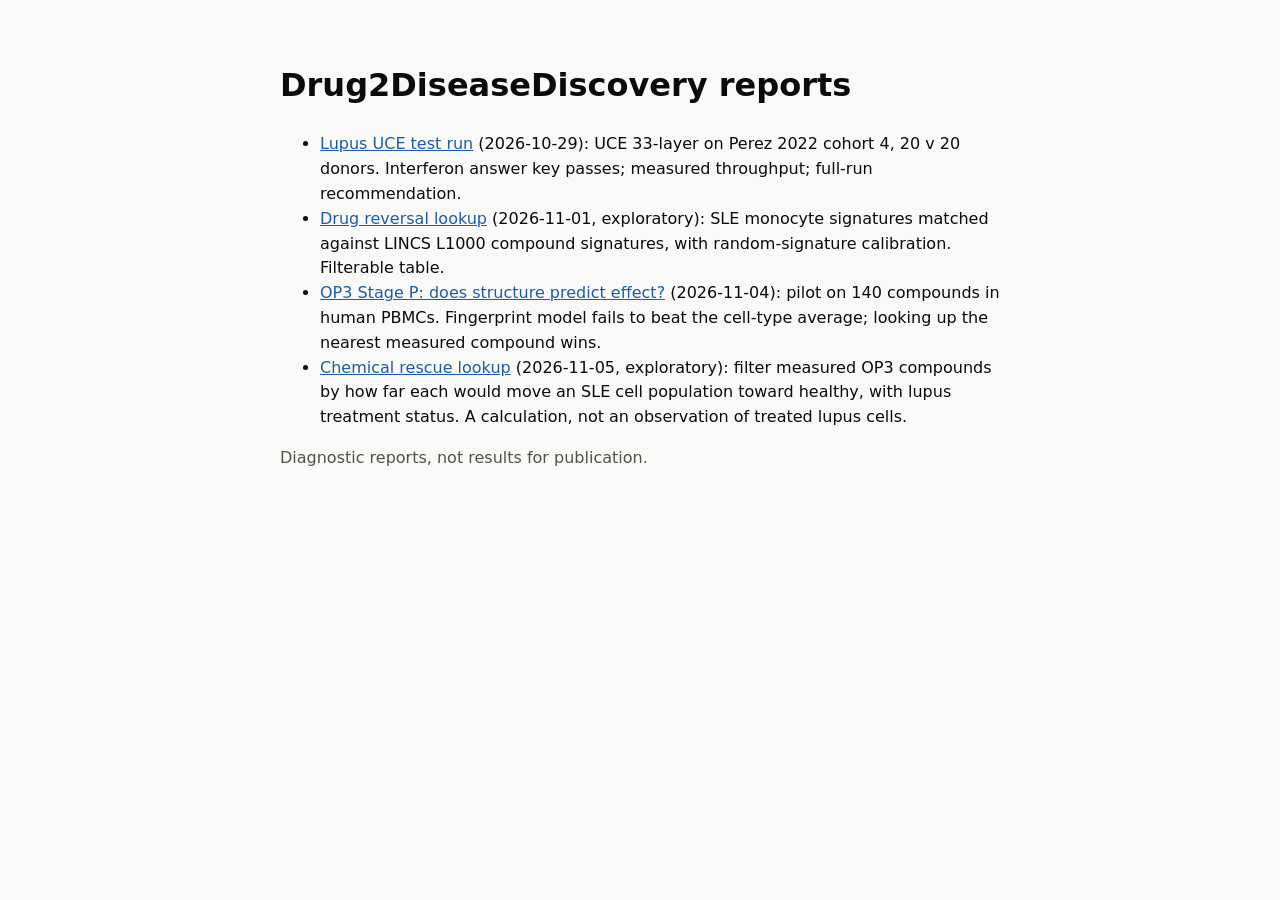
<file: docs/index.html>
<!doctype html>
<html lang="en">
<head>
<meta charset="utf-8">
<meta name="viewport" content="width=device-width, initial-scale=1">
<title>Drug2DiseaseDiscovery Reports</title>
<style>
:root { --page: #f9f9f7; --ink: #0b0b0b; --ink-2: #52514e; --link: #1c5cab; }
@media (prefers-color-scheme: dark) { :root { --page: #0d0d0d; --ink: #f0efec; --ink-2: #c3c2b7; --link: #86b6ef; } }
body { margin: 0; background: var(--page); color: var(--ink); font: 16px/1.55 system-ui, -apple-system, sans-serif; }
main { max-width: 720px; margin: 0 auto; padding: 40px 16px; }
a { color: var(--link); } p { color: var(--ink-2); }
</style>
</head>
<body>
<main>
<h1>Drug2DiseaseDiscovery reports</h1>
<ul>
<li><a href="lupus-uce-test.html">Lupus UCE test run</a> (2026-10-29): UCE 33-layer on Perez 2022 cohort 4, 20 v 20 donors. Interferon answer key passes; measured throughput; full-run recommendation.</li>
<li><a href="drug-reversal.html">Drug reversal lookup</a> (2026-11-01, exploratory): SLE monocyte signatures matched against LINCS L1000 compound signatures, with random-signature calibration. Filterable table.</li>
<li><a href="op3-stage-p.html">OP3 Stage P: does structure predict effect?</a> (2026-11-04): pilot on 140 compounds in human PBMCs. Fingerprint model fails to beat the cell-type average; looking up the nearest measured compound wins.</li>
<li><a href="chemical-rescue.html">Chemical rescue lookup</a> (2026-11-05, exploratory): filter measured OP3 compounds by how far each would move an SLE cell population toward healthy, with lupus treatment status. A calculation, not an observation of treated lupus cells.</li>
</ul>
<p>Diagnostic reports, not results for publication.</p>
</main>
</body>
</html>
</file>
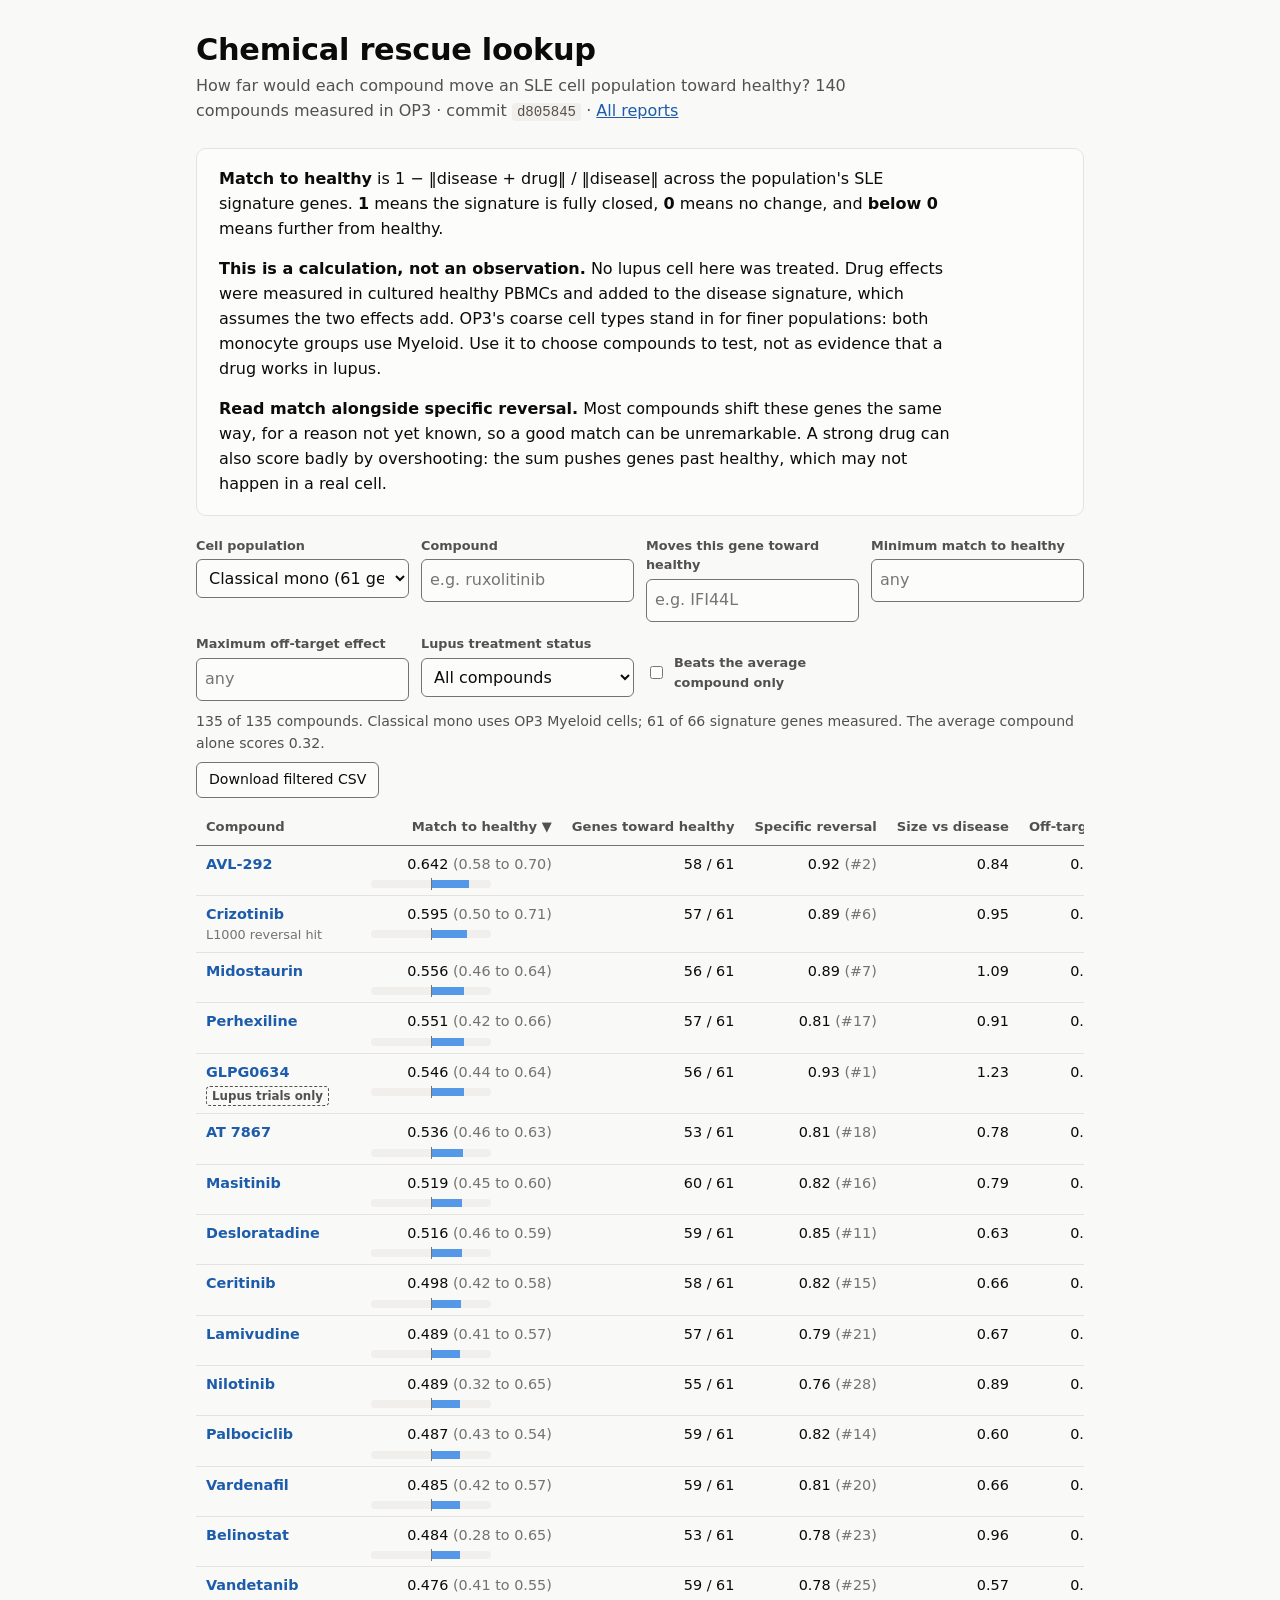
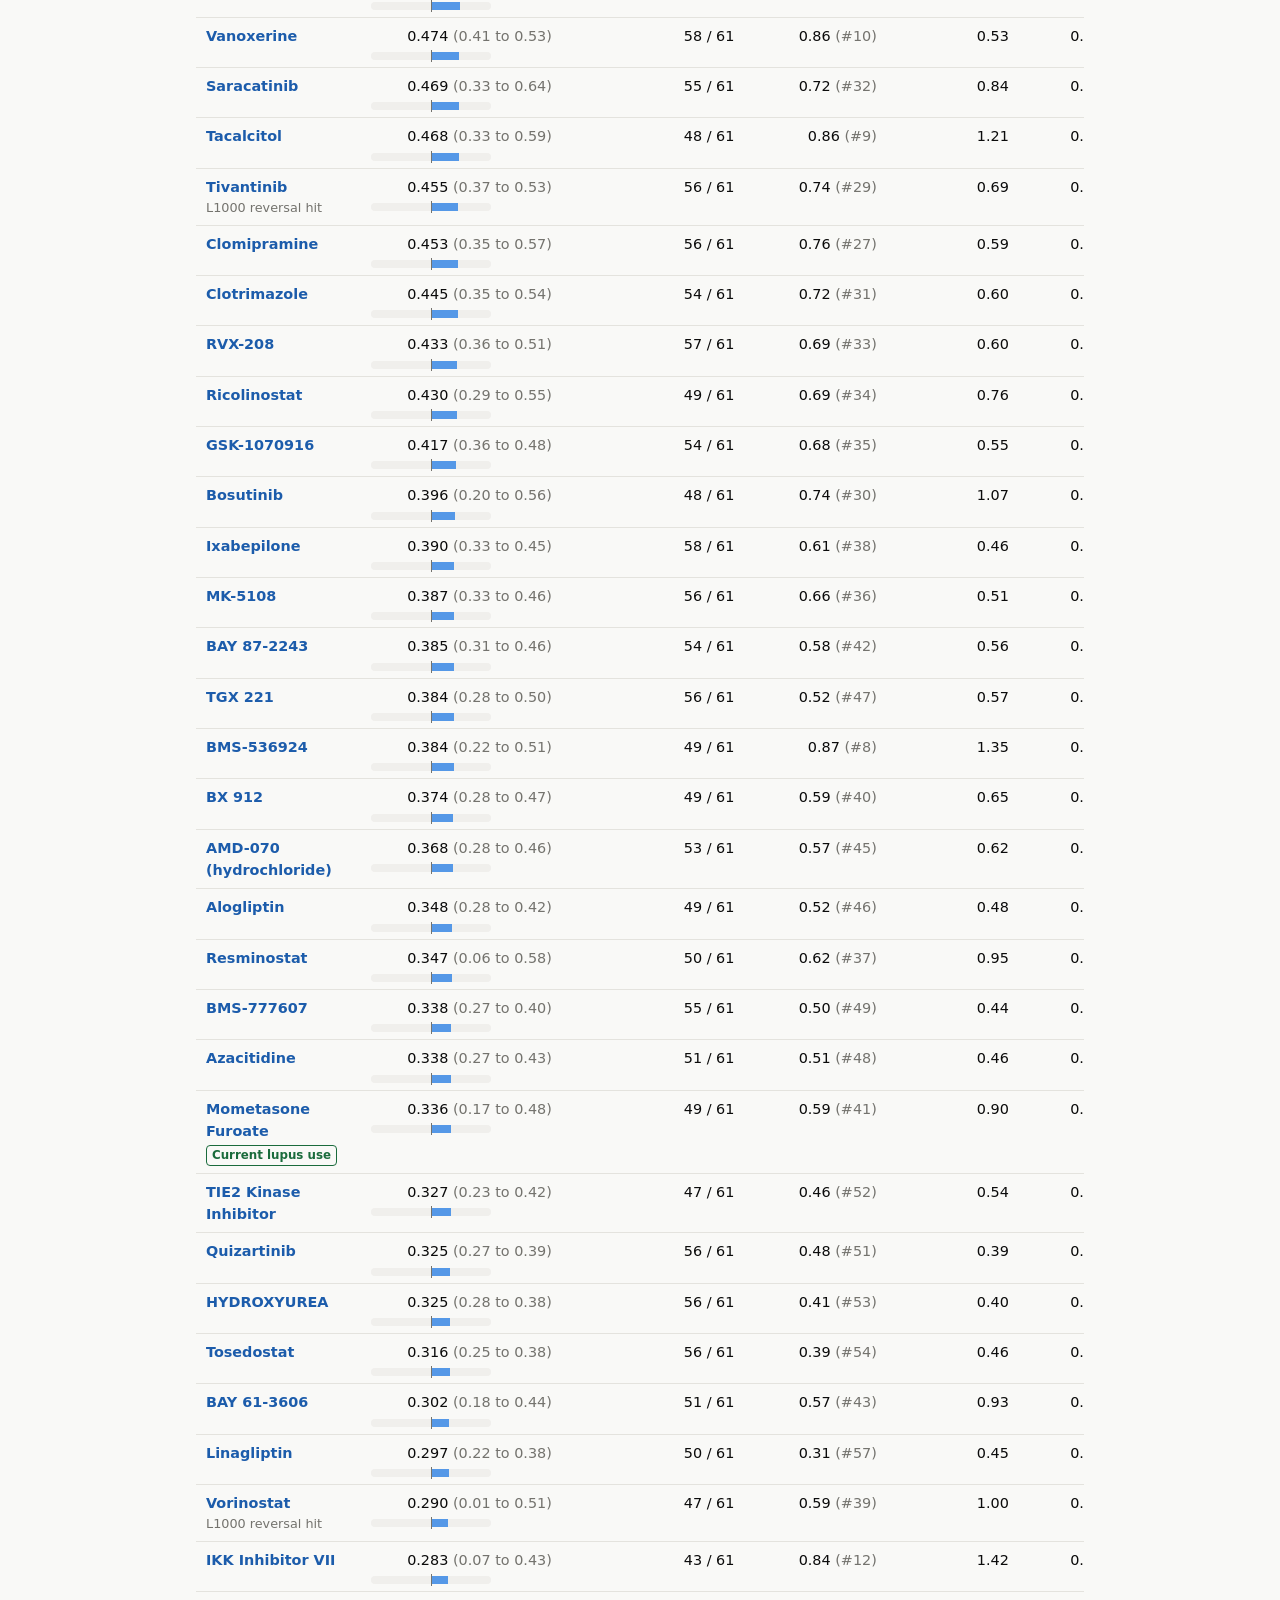
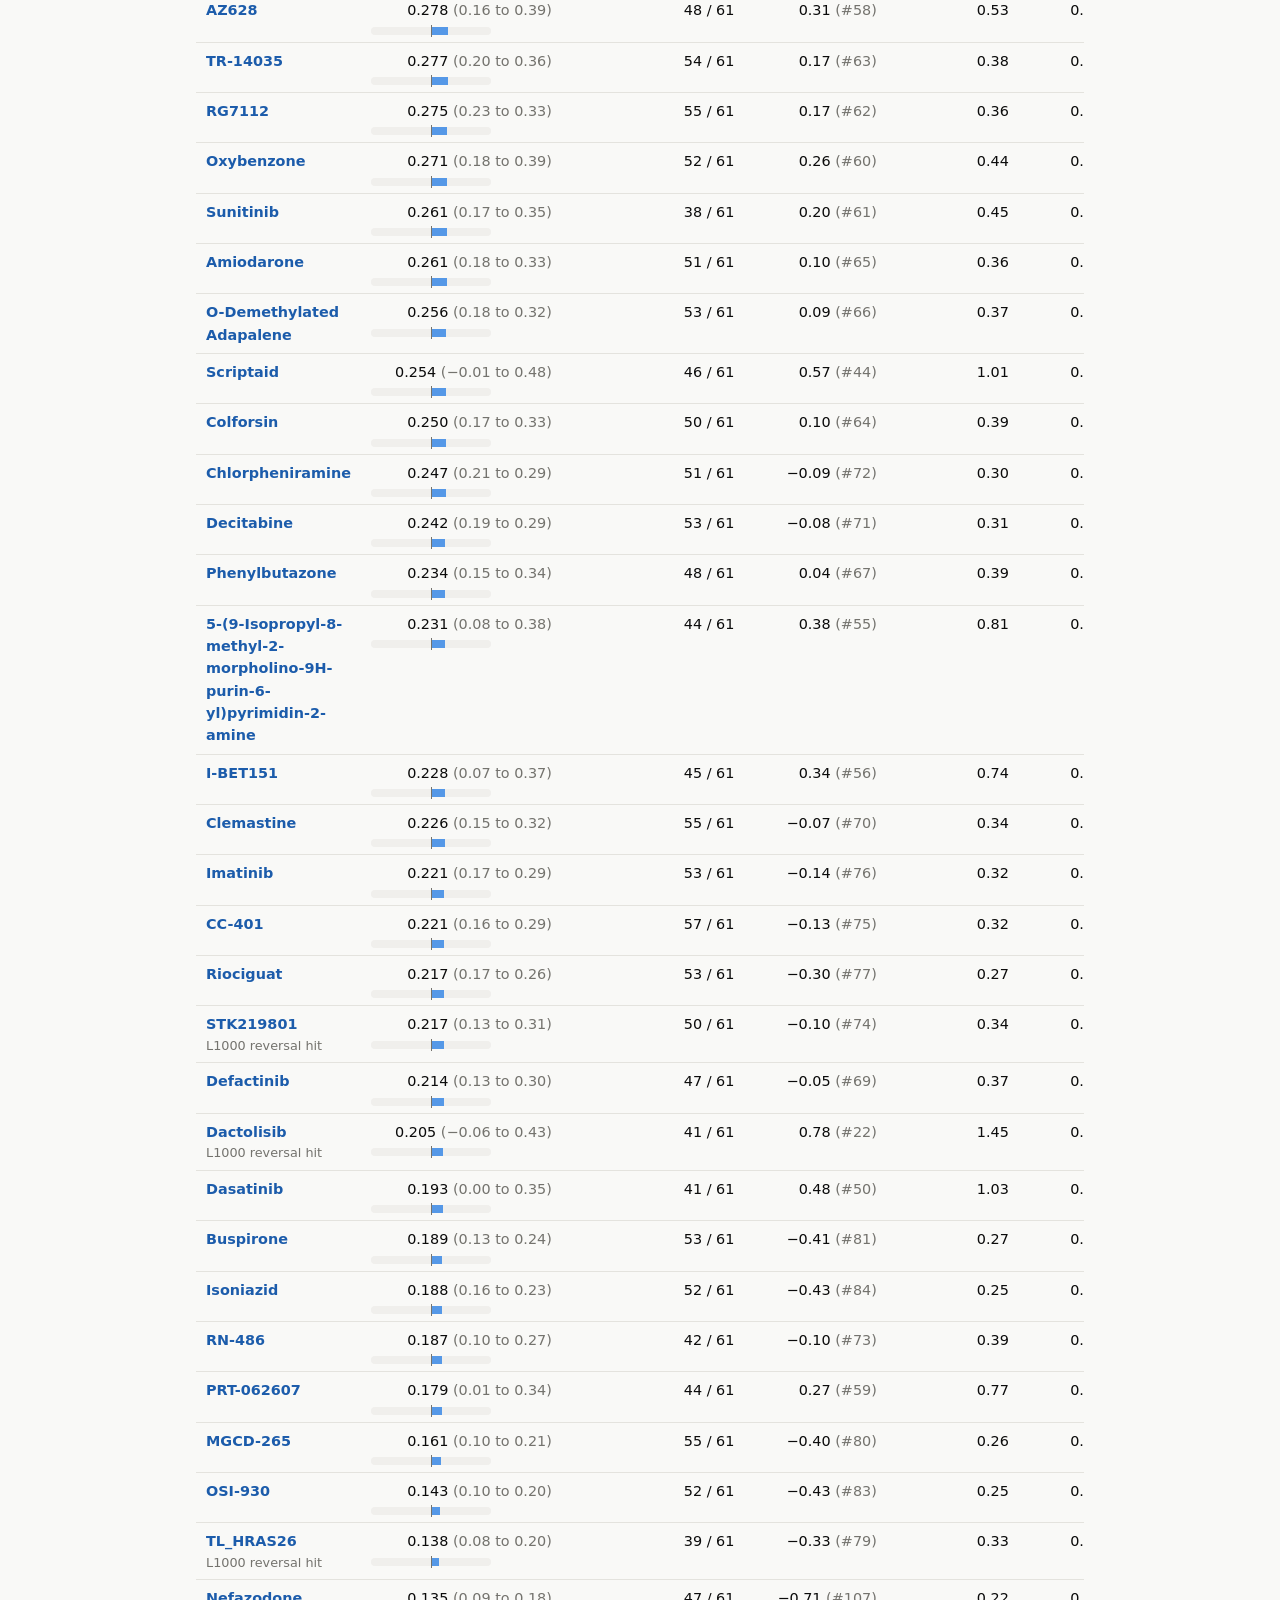
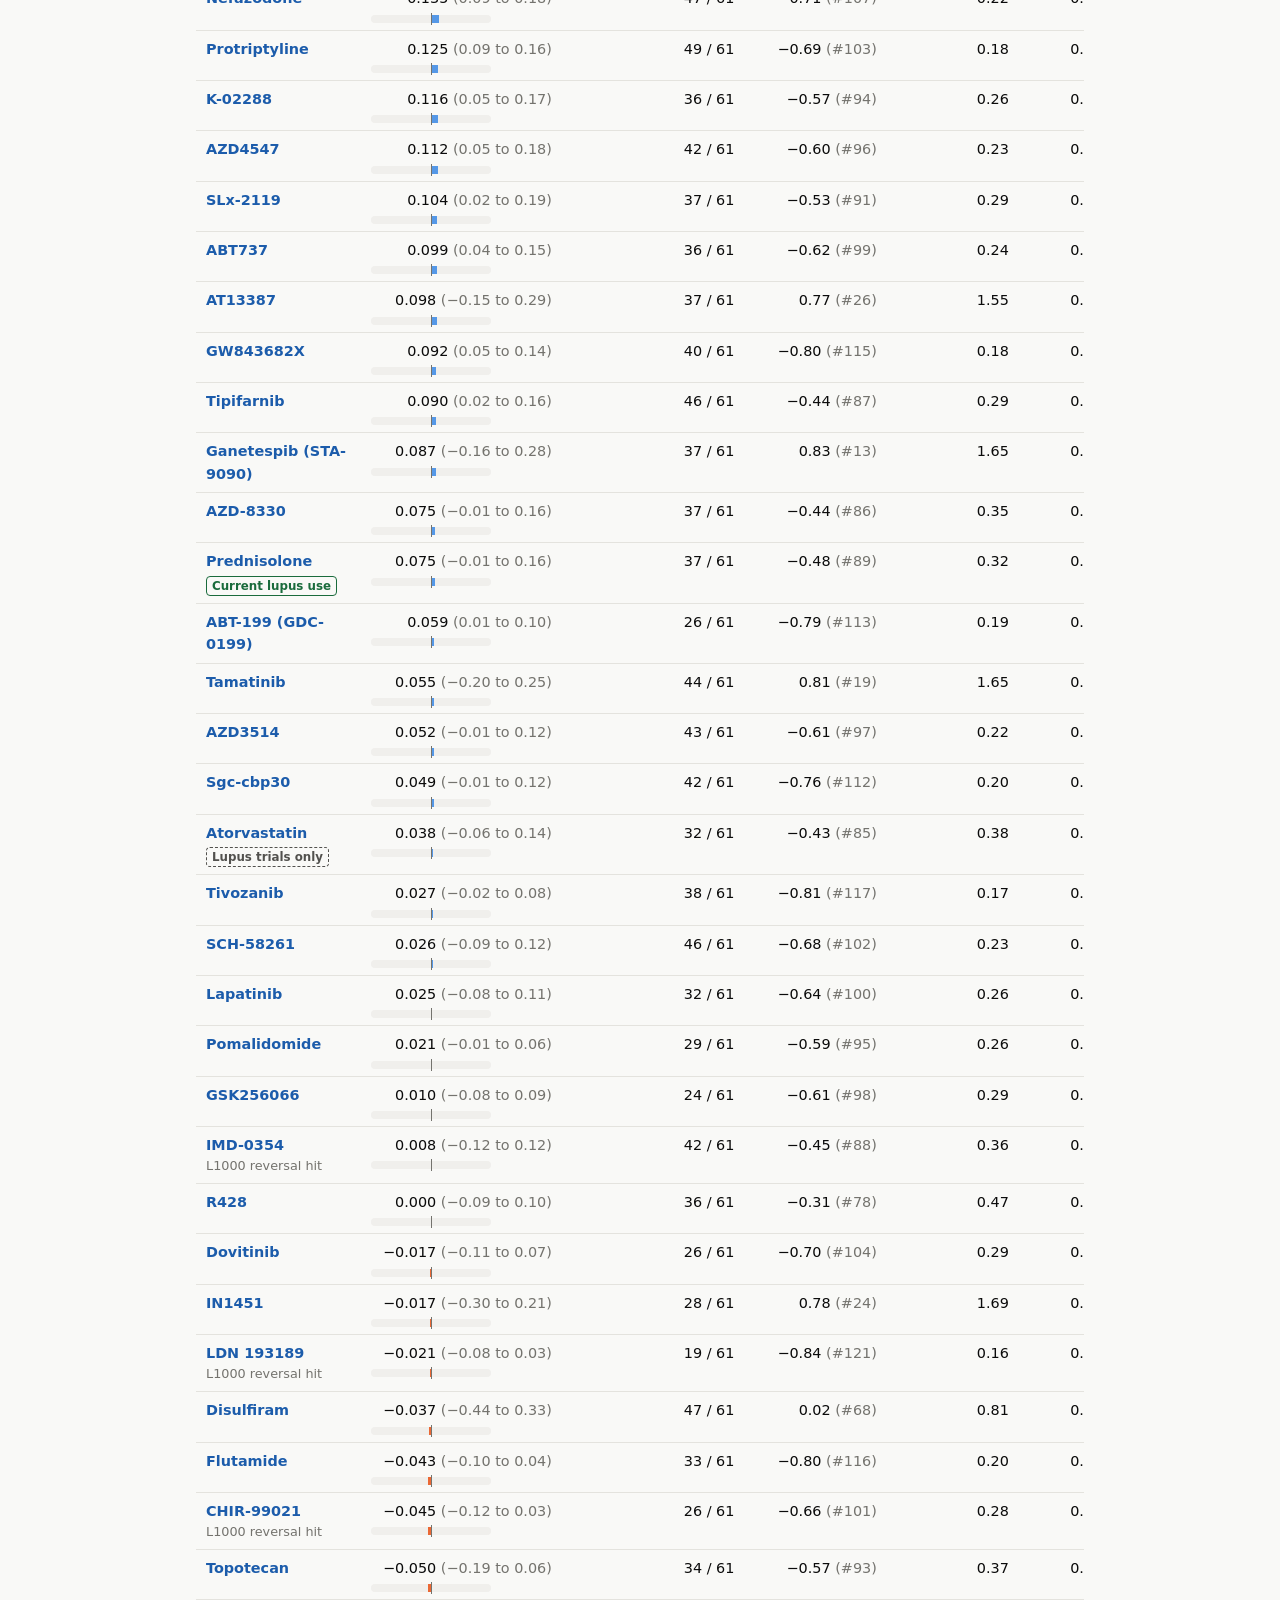
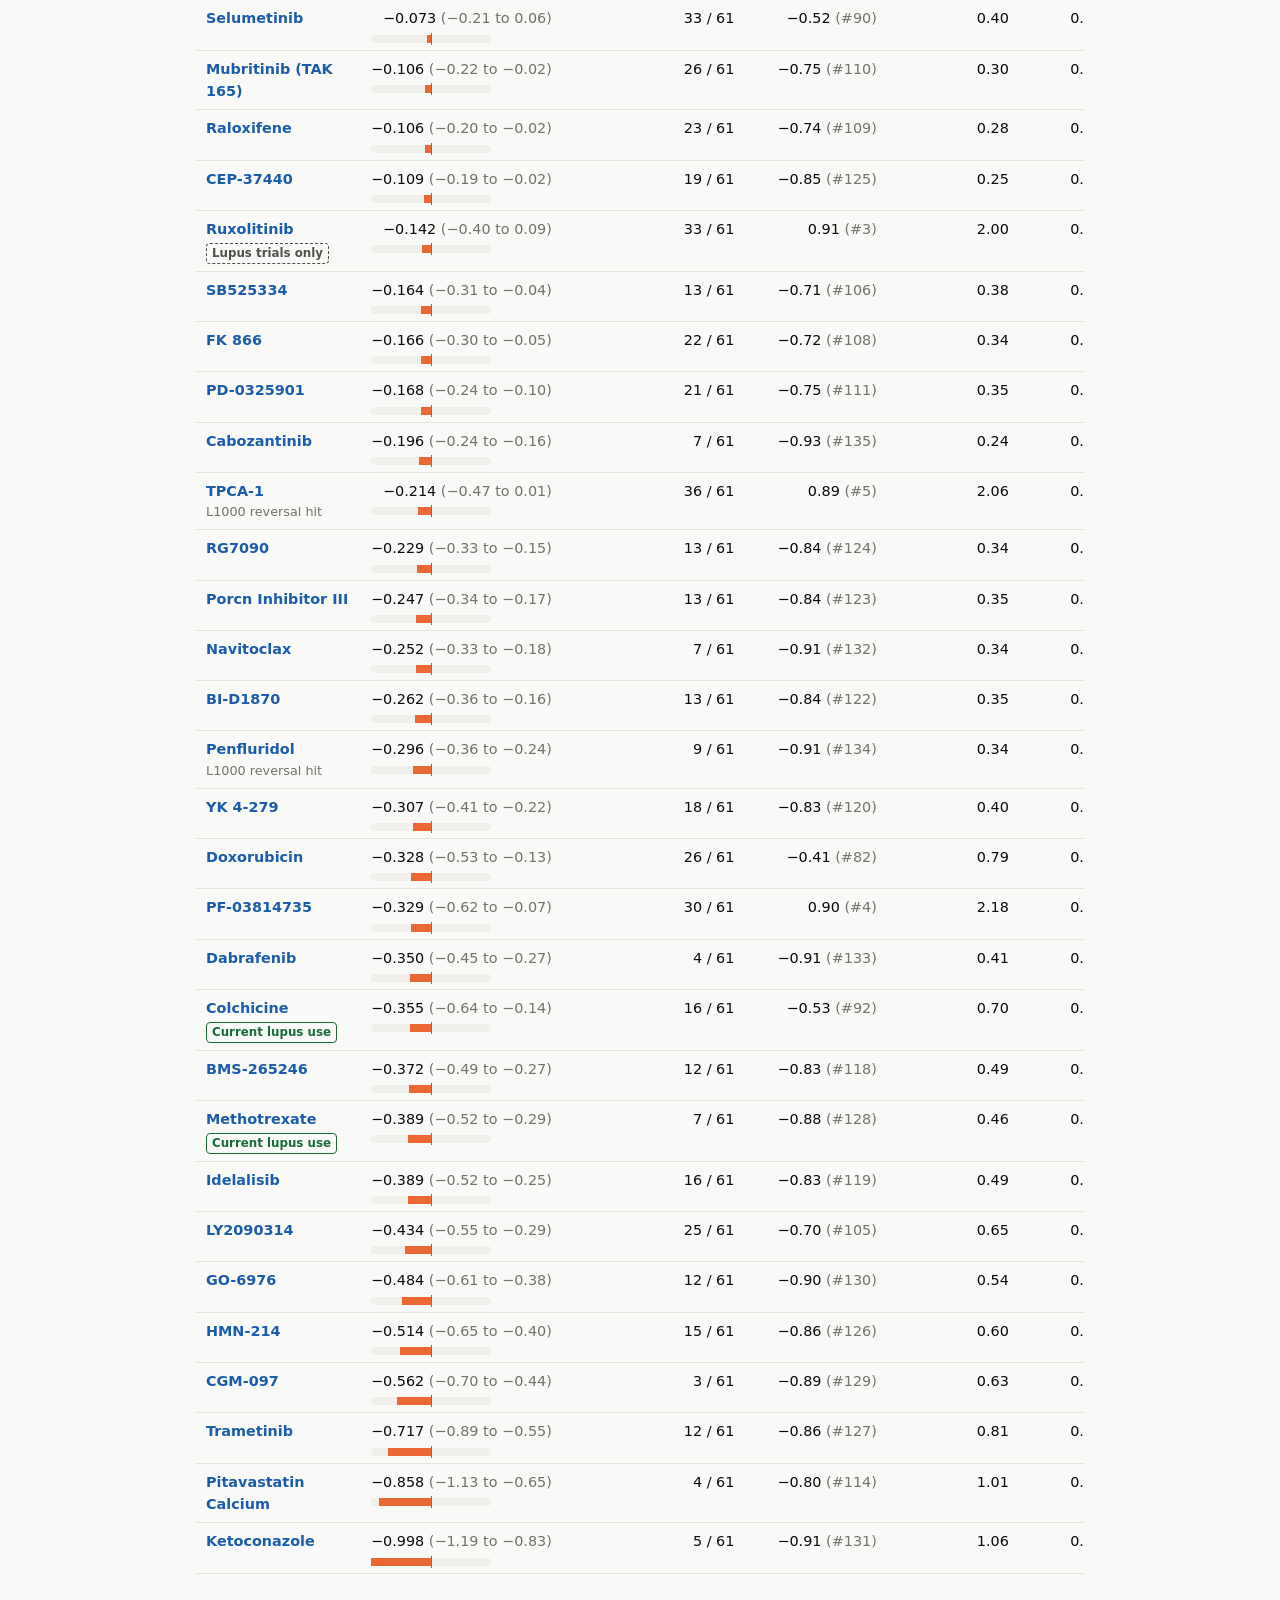
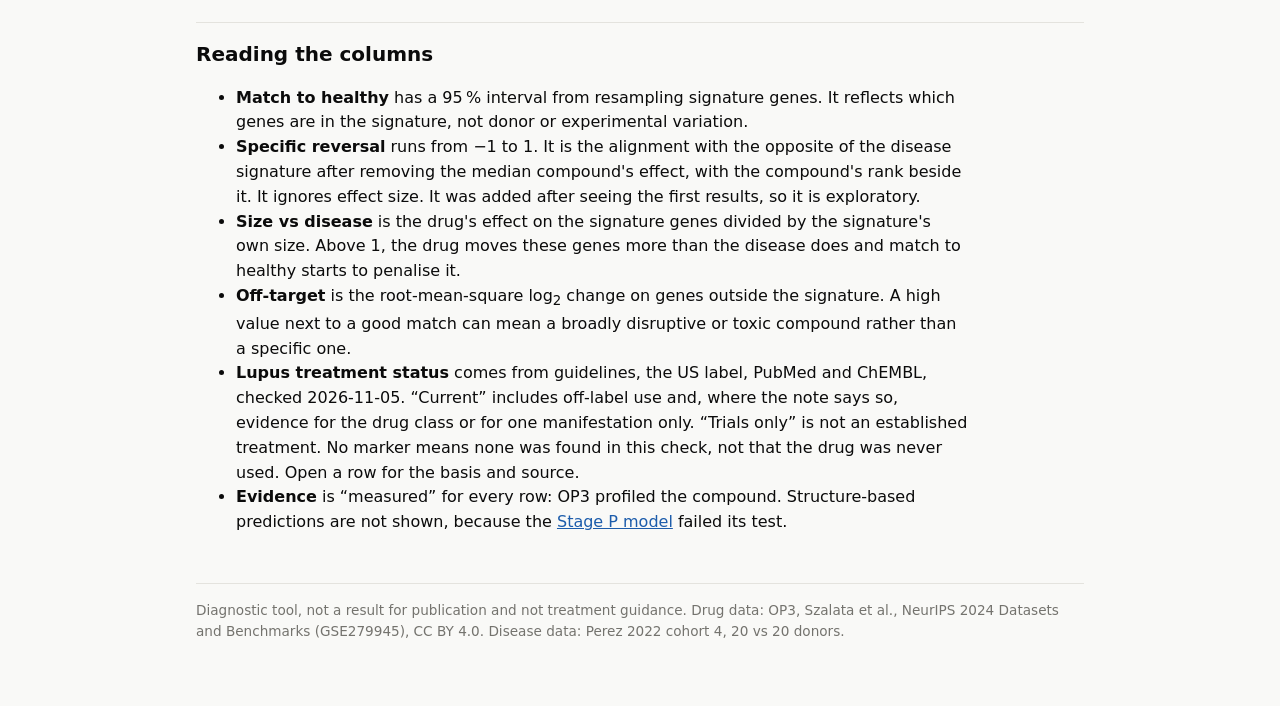
<file: docs/chemical-rescue.html>
<!doctype html>
<html lang="en">
<head>
<meta charset="utf-8">
<meta name="viewport" content="width=device-width, initial-scale=1">
<title>Chemical Rescue Lookup</title>
<meta name="description" content="Filter measured compounds by how far each one would move an SLE cell population toward its healthy state.">
<style>
/* Shared styling for the report pages. Palette and type scale follow docs/lupus-uce-test.html. */
:root {
  --page: #f9f9f7; --surface: #fcfcfb; --ink: #0b0b0b; --ink-2: #52514e; --ink-3: #74736e;
  --rule: #e4e3de; --chip: #f0efec;
  --known: #1c5cab; --inferred: #6250d6; --guess: #8a5a00;
  --pass: #1a6b3c; --fail: #a32020; --bar: #5598e7; --bar-2: #eb6834;
}
@media (prefers-color-scheme: dark) {
  :root:not([data-theme="light"]) {
    --page: #0d0d0d; --surface: #1a1a19; --ink: #f0efec; --ink-2: #c3c2b7; --ink-3: #9a998f;
    --rule: #2e2e2b; --chip: #262624;
    --known: #86b6ef; --inferred: #9085e9; --guess: #eda100;
    --pass: #5cc98a; --fail: #f08a8a; --bar: #3987e5; --bar-2: #d95926;
  }
}
:root[data-theme="dark"] {
  --page: #0d0d0d; --surface: #1a1a19; --ink: #f0efec; --ink-2: #c3c2b7; --ink-3: #9a998f;
  --rule: #2e2e2b; --chip: #262624;
  --known: #86b6ef; --inferred: #9085e9; --guess: #eda100;
  --pass: #5cc98a; --fail: #f08a8a; --bar: #3987e5; --bar-2: #d95926;
}
* { box-sizing: border-box; }
body { margin: 0; background: var(--page); color: var(--ink);
  font: 16px/1.55 system-ui, -apple-system, "Segoe UI", Roboto, sans-serif; }
main { max-width: 920px; margin: 0 auto; padding: 32px 16px 64px; }
h1 { font-size: 1.9rem; line-height: 1.2; margin: 0 0 6px; letter-spacing: -0.01em; }
h2 { font-size: 1.25rem; margin: 48px 0 12px; padding-top: 16px; border-top: 1px solid var(--rule); }
h3 { font-size: 1rem; margin: 24px 0 8px; }
p, li { color: var(--ink); max-width: 72ch; }
.sub { color: var(--ink-2); margin: 0 0 24px; }
.muted { color: var(--ink-3); }
a { color: var(--known); }
code { font: 0.88em ui-monospace, SFMono-Regular, Menlo, monospace; background: var(--chip); padding: 1px 5px; border-radius: 4px; }
.summary { background: var(--surface); border: 1px solid var(--rule); border-radius: 10px; padding: 18px 22px; }
.summary ul { margin: 0; padding-left: 20px; }
.summary li + li { margin-top: 8px; }
.tiles { display: grid; grid-template-columns: repeat(auto-fit, minmax(170px, 1fr)); gap: 12px; margin: 20px 0 0; }
.tile { background: var(--surface); border: 1px solid var(--rule); border-radius: 10px; padding: 14px 16px; }
.tile b { display: block; font-size: 1.7rem; line-height: 1.1; font-variant-numeric: tabular-nums; }
.tile span { color: var(--ink-2); font-size: 0.88rem; }
.tag { display: inline-block; font-size: 0.72rem; font-weight: 600; letter-spacing: 0.03em; text-transform: uppercase;
  border: 1px solid currentColor; border-radius: 4px; padding: 0 5px; margin-left: 4px; vertical-align: 1px; }
.tag.k { color: var(--known); } .tag.i { color: var(--inferred); } .tag.g { color: var(--guess); }
.scroll { overflow-x: auto; margin: 12px 0; -webkit-overflow-scrolling: touch; }
table { border-collapse: collapse; font-size: 0.9rem; font-variant-numeric: tabular-nums; }
.plain { width: 100%; }
.plain th, .plain td { text-align: left; padding: 7px 10px; border-bottom: 1px solid var(--rule); vertical-align: top; }
.plain thead th { color: var(--ink-2); font-weight: 600; font-size: 0.82rem; border-bottom: 1px solid var(--ink-3); }
.plain td.num, .plain th.num { text-align: right; white-space: nowrap; }
.pass { color: var(--pass); font-weight: 600; }
.fail { color: var(--fail); font-weight: 600; }
figure { margin: 16px 0; }
figcaption { color: var(--ink-2); font-size: 0.85rem; margin-top: 8px; max-width: 72ch; }
svg { max-width: 100%; height: auto; display: block; }
.note { background: var(--surface); border: 1px solid var(--rule); border-left: 3px solid var(--guess);
  border-radius: 6px; padding: 12px 16px; margin: 16px 0; }
.note p { margin: 0; } .note p + p { margin-top: 8px; }
footer { margin-top: 48px; padding-top: 16px; border-top: 1px solid var(--rule); color: var(--ink-3); font-size: 0.85rem; }
.controls { display: grid; grid-template-columns: repeat(auto-fit, minmax(170px, 1fr)); gap: 12px; margin: 20px 0 10px; }
.controls label { display: block; font-size: 0.8rem; font-weight: 600; color: var(--ink-2); }
.controls input:not([type=checkbox]), .controls select { display: block; width: 100%; margin-top: 4px; padding: 8px; font: inherit; color: var(--ink);
  background: var(--surface); border: 1px solid var(--ink-3); border-radius: 6px; }
.check { display: flex !important; gap: 8px; align-items: center; align-self: end; padding-bottom: 8px; }
.status { display: flex; flex-wrap: wrap; justify-content: space-between; gap: 8px; align-items: center; color: var(--ink-2); font-size: 0.88rem; margin: 8px 0; }
button { font: inherit; color: var(--ink); }
.dl { padding: 6px 12px; background: var(--surface); border: 1px solid var(--ink-3); border-radius: 6px; cursor: pointer; }
th button { all: unset; cursor: pointer; font-weight: 600; font-size: 0.82rem; color: var(--ink-2); }
th button:focus-visible, .open:focus-visible, .dl:focus-visible { outline: 2px solid var(--known); outline-offset: 2px; }
.open { all: unset; cursor: pointer; font-weight: 600; color: var(--known); }
#tbl td:first-child { min-width: 150px; }
.bar { position: relative; width: 120px; height: 8px; margin-top: 5px; background: var(--chip); border-radius: 4px; }
.bar i { position: absolute; top: 0; height: 8px; }
.bar::after { content: ""; position: absolute; left: 50%; top: -2px; height: 12px; width: 1px; background: var(--ink-3); }
.detail td { background: var(--surface); }
.genes { display: grid; grid-template-columns: repeat(auto-fill, minmax(200px, 1fr)); gap: 2px 14px; font-size: 0.82rem; margin: 8px 0; }
.smiles { font: 0.78rem ui-monospace, Menlo, monospace; overflow-wrap: anywhere; color: var(--ink-2); }
.flag { color: var(--ink-3); font-size: 0.8rem; display: block; font-weight: 400; }
.warn { color: var(--guess); }
.lu { display: block; width: fit-content; font-size: 0.74rem; font-weight: 600; border: 1px solid; border-radius: 4px; padding: 0 5px; margin-top: 3px; }
.lu.current { color: var(--pass); } .lu.historical { color: var(--guess); } .lu.trial_only { color: var(--ink-2); border-style: dashed; }
</style>
</head>
<body>
<main>

<h1>Chemical rescue lookup</h1>
<p class="sub">How far would each compound move an SLE cell population toward healthy? 140 compounds measured in OP3 &middot; commit <code>d805845</code> &middot; <a href="index.html">All reports</a></p>
<div class="summary">
<p style="margin-top:0"><b>Match to healthy</b> is 1 &minus; &Vert;disease + drug&Vert; / &Vert;disease&Vert; across the population's SLE signature genes. <b>1</b> means the signature is fully closed, <b>0</b> means no change, and <b>below 0</b> means further from healthy.</p>
<p style="margin-bottom:0"><b>This is a calculation, not an observation.</b> No lupus cell here was treated. Drug effects were measured in cultured healthy PBMCs and added to the disease signature, which assumes the two effects add. OP3's coarse cell types stand in for finer populations: both monocyte groups use Myeloid. Use it to choose compounds to test, not as evidence that a drug works in lupus.</p>
<p style="margin-bottom:0"><b>Read match alongside specific reversal.</b> Most compounds shift these genes the same way, for a reason not yet known, so a good match can be unremarkable. A strong drug can also score badly by overshooting: the sum pushes genes past healthy, which may not happen in a real cell.</p>
</div>
<div class="controls">
<div><label for="pop">Cell population</label><select id="pop"></select></div>
<div><label for="name">Compound</label><input id="name" type="search" placeholder="e.g. ruxolitinib"></div>
<div><label for="gene">Moves this gene toward healthy</label><input id="gene" type="search" list="genelist" placeholder="e.g. IFI44L"><datalist id="genelist"></datalist></div>
<div><label for="min">Minimum match to healthy</label><input id="min" type="number" step="0.05" min="-5" max="1" placeholder="any"></div>
<div><label for="off">Maximum off-target effect</label><input id="off" type="number" step="0.05" min="0" placeholder="any"></div>
<div><label for="use">Lupus treatment status</label><select id="use"><option value="">All compounds</option><option value="used">Current or historical use</option><option value="current">Current use</option><option value="historical">Historical use</option><option value="trial_only">Lupus trials only</option><option value="none">No known lupus use</option></select></div>
<label class="check"><input id="sig" type="checkbox"> Beats the average compound only</label>
</div>
<p id="thin" class="warn" hidden></p>
<div class="status"><span id="count" role="status"></span><button class="dl" id="dl">Download filtered CSV</button></div>
<div class="scroll"><table class="plain" id="tbl"><thead><tr id="head"></tr></thead><tbody id="body"></tbody></table></div>
<h2>Reading the columns</h2>
<ul>
<li><b>Match to healthy</b> has a 95&thinsp;% interval from resampling signature genes. It reflects which genes are in the signature, not donor or experimental variation.</li>
<li><b>Specific reversal</b> runs from &minus;1 to 1. It is the alignment with the opposite of the disease signature after removing the median compound's effect, with the compound's rank beside it. It ignores effect size. It was added after seeing the first results, so it is exploratory.</li>
<li><b>Size vs disease</b> is the drug's effect on the signature genes divided by the signature's own size. Above 1, the drug moves these genes more than the disease does and match to healthy starts to penalise it.</li>
<li><b>Off-target</b> is the root-mean-square log<sub>2</sub> change on genes outside the signature. A high value next to a good match can mean a broadly disruptive or toxic compound rather than a specific one.</li>
<li><b>Lupus treatment status</b> comes from guidelines, the US label, PubMed and ChEMBL, checked 2026-11-05. &ldquo;Current&rdquo; includes off-label use and, where the note says so, evidence for the drug class or for one manifestation only. &ldquo;Trials only&rdquo; is not an established treatment. No marker means none was found in this check, not that the drug was never used. Open a row for the basis and source.</li>
<li><b>Evidence</b> is &ldquo;measured&rdquo; for every row: OP3 profiled the compound. Structure-based predictions are not shown, because the <a href="op3-stage-p.html">Stage P model</a> failed its test.</li>
</ul>
<footer>Diagnostic tool, not a result for publication and not treatment guidance. Drug data: OP3, Szalata et al., NeurIPS 2024 Datasets and Benchmarks (GSE279945), CC BY 4.0. Disease data: Perez 2022 cohort 4, 20 vs 20 donors.</footer>
</main>
<script>
const D = {"pops":{"Classical mono":{"genes":["GBP1","IFI27","PARP9","MT2A","EPSTI1","IFI6","PLAC8","ISG15","IFIT3","IFI44L","IFI44","TRIM22","SAMD9L","XAF1","LY6E","NEXN","IFITM3","IFI35","LAP3","RSAD2","RNF213","JAK2","CHMP5","PSMB9","DTX3L","SSB","MT1X","CMPK2","EIF2AK2","PDCD10","SAMD9","IFIT1","IRF7","IFIT2","APOL2","MOB1A","TNFSF10","PSME2","MX2","OAS1","CD53","STAT1","PPM1K","RBX1","TNFSF13B","GBP2","GBP5","EIF1","IFI16","EIF3L","SEM1","ISG20","APOL6","MX1","IFITM1","ERICH1","SLIRP","SNRPG","MRPS18C","IER3","PCBP2"],"d":[1.59,3.74,1.2,1.36,1.72,1.83,0.91,1.72,2.75,2.31,1.64,0.82,1.24,1.21,1.4,2.34,1.63,1.02,0.78,2.16,0.64,0.86,0.69,0.5,1.08,0.54,0.62,1.63,0.93,0.64,1.13,2.42,0.94,1.61,1.27,0.46,0.75,0.5,1.0,0.98,0.38,0.68,1.11,0.31,0.38,0.76,1.26,-0.26,0.47,-0.44,0.33,0.68,0.76,1.36,1.86,0.49,0.34,0.32,0.63,-0.55,-0.31],"cell":"Myeloid cells","total":66,"compounds":135,"avg":0.323,"size_corr":0.04},"Non-classical mono":{"genes":["ISG15","IFI6","TNFSF10","IFI27","RBX1","B2M","OAS1","LY6E","PSMA4","IFI16","PSMB9","IFITM3","NOP10","MT2A","BST2","EEF1A1","TMSB10","BLVRA","TNFSF13B","EIF1","EIF3F","IFITM1","BLOC1S1","CD53","SLC25A5","ACTG1"],"d":[2.0,1.92,1.93,5.2,0.64,0.24,0.89,0.83,0.51,0.71,0.52,0.97,0.45,1.01,0.65,-0.34,0.23,0.66,0.74,-0.31,-0.46,1.89,0.37,0.52,-0.44,-0.39],"cell":"Myeloid cells","total":30,"compounds":135,"avg":0.251,"size_corr":0.3},"NK":{"genes":["LGALS1","FCER1G","CXCR4","SEM1","CEBPB","EMP3","S100A11","ACTR3","GZMA","LY6E","FOS","HNRNPA1","CIRBP","GIMAP7","BAX","EIF1","TMSB10","CORO1A","TMBIM4","PIK3R1","MGAT4A","HLA-DPA1","TSC22D3","DYNLT1","PLAC8","TBCB","PABPC1"],"d":[0.74,0.42,-0.78,0.7,-0.78,0.38,0.66,0.58,0.28,0.58,-0.74,-0.32,-0.36,0.67,0.55,-0.27,0.19,0.33,0.63,-0.8,-0.77,0.59,-0.48,-0.57,0.3,0.48,-0.42],"cell":"NK cells","total":27,"compounds":139,"avg":0.138,"size_corr":-0.61},"CD4 T":{"genes":["MYL12A","FOS","B2M","FTL","LTB","SARAF","LEPROTL1","CIRBP","BTF3","UBA52","EEF1B2"],"d":[0.27,-0.56,0.14,-0.2,0.22,-0.27,-0.32,-0.24,-0.14,-0.15,-0.25],"cell":"T cells","total":11,"compounds":140,"avg":-0.049,"size_corr":-0.81}},"rows":[{"p":"CD4 T","c":"Chlorpheniramine","s":"CN(C)CCC(c1ccc(Cl)cc1)c1ccccn1","e":"measured","g":0.532,"lo":0.302,"hi":0.696,"q":0.0017,"n":10,"m":11,"cos":0.894,"sp":0.727,"sr":9,"ra":0.76,"ba":true,"lu":null,"off":0.193,"f":"","t":[-0.16,0.41,-0.11,0.03,-0.12,0.33,0.35,0.14,0.11,-0.03,0.01]},{"p":"CD4 T","c":"GSK256066","s":"COc1cccc(Nc2c(C(N)=O)cnc3c(C)cc(S(=O)(=O)c4cccc(C(=O)N(C)C)c4)cc23)c1","e":"measured","g":0.509,"lo":0.326,"hi":0.651,"q":0.0017,"n":10,"m":11,"cos":0.924,"sp":0.814,"sr":5,"ra":1.23,"ba":true,"lu":null,"off":0.212,"f":"","t":[-0.29,0.78,-0.09,0.16,-0.29,0.48,0.44,0.15,0.06,0.07,-0.0]},{"p":"CD4 T","c":"Phenylbutazone","s":"CCCCC1C(=O)N(c2ccccc2)N(c2ccccc2)C1=O","e":"measured","g":0.478,"lo":0.223,"hi":0.665,"q":0.0017,"n":10,"m":11,"cos":0.853,"sp":0.656,"sr":13,"ra":0.86,"ba":true,"lu":null,"off":0.162,"f":"","t":[-0.09,0.58,-0.04,0.43,-0.04,0.12,0.16,0.06,0.07,0.08,0.18]},{"p":"CD4 T","c":"Imatinib","s":"Cc1ccc(NC(=O)c2ccc(CN3CCN(C)CC3)cc2)cc1Nc1nccc(-c2cccnc2)n1","e":"measured","g":0.47,"lo":0.205,"hi":0.664,"q":0.0017,"n":10,"m":11,"cos":0.855,"sp":0.615,"sr":16,"ra":0.75,"ba":true,"lu":null,"off":0.165,"f":"","t":[-0.09,0.59,-0.01,-0.03,-0.02,0.14,0.15,0.04,0.07,0.16,0.2]},{"p":"CD4 T","c":"Mubritinib (TAK 165)","s":"FC(F)(F)c1ccc(/C=C/c2nc(COc3ccc(CCCCn4ccnn4)cc3)co2)cc1","e":"measured","g":0.44,"lo":0.331,"hi":0.672,"q":0.0062,"n":11,"m":11,"cos":0.835,"sp":0.909,"sr":2,"ra":0.94,"ba":true,"lu":null,"off":0.265,"f":"","t":[-0.35,0.17,-0.1,0.05,-0.36,0.45,0.32,0.27,0.03,0.04,0.23]},{"p":"CD4 T","c":"Quizartinib","s":"CC(C)(C)c1cc(NC(=O)Nc2ccc(-c3cn4c(n3)sc3cc(OCCN5CCOCC5)ccc34)cc2)no1","e":"measured","g":0.43,"lo":0.23,"hi":0.612,"q":0.0028,"n":11,"m":11,"cos":0.85,"sp":0.573,"sr":21,"ra":0.63,"ba":true,"lu":null,"off":0.168,"f":"","t":[-0.08,0.46,-0.01,0.28,-0.0,0.09,0.08,0.08,0.08,0.06,0.12]},{"p":"CD4 T","c":"Tipifarnib","s":"Cn1cncc1[C@@](N)(c1ccc(Cl)cc1)c1ccc2c(c1)c(-c1cccc(Cl)c1)cc(=O)n2C","e":"measured","g":0.421,"lo":0.285,"hi":0.702,"q":0.0062,"n":11,"m":11,"cos":0.816,"sp":0.884,"sr":3,"ra":0.83,"ba":true,"lu":null,"off":0.187,"f":"","t":[-0.24,0.12,-0.1,0.23,-0.37,0.37,0.29,0.25,0.02,0.07,0.1]},{"p":"CD4 T","c":"Nefazodone","s":"CCc1nn(CCCN2CCN(c3cccc(Cl)c3)CC2)c(=O)n1CCOc1ccccc1","e":"measured","g":0.401,"lo":0.096,"hi":0.619,"q":0.003,"n":8,"m":11,"cos":0.82,"sp":0.562,"sr":24,"ra":0.64,"ba":true,"lu":null,"off":0.172,"f":"","t":[-0.14,0.46,-0.06,0.18,-0.19,0.15,0.11,0.02,-0.01,-0.02,-0.07]},{"p":"CD4 T","c":"Colforsin","s":"C=C[C@@]1(C)CC(=O)[C@]2(O)[C@@]3(C)[C@@H](O)CCC(C)(C)[C@@H]3[C@H](O)[C@H](OC(C)=O)[C@@]2(C)O1","e":"measured","g":0.4,"lo":0.153,"hi":0.63,"q":0.003,"n":9,"m":11,"cos":0.823,"sp":0.59,"sr":20,"ra":0.63,"ba":true,"lu":null,"off":0.187,"f":"","t":[-0.11,0.42,-0.13,0.13,0.0,0.07,-0.01,0.02,0.14,0.18,0.24]},{"p":"CD4 T","c":"SLx-2119","s":"CC(C)NC(=O)COc1cccc(-c2nc(Nc3ccc4[nH]ncc4c3)c3ccccc3n2)c1","e":"measured","g":0.389,"lo":0.243,"hi":0.721,"q":0.007,"n":11,"m":11,"cos":0.9,"sp":0.759,"sr":6,"ra":1.33,"ba":true,"lu":null,"off":0.191,"f":"","t":[-0.27,1.02,-0.08,0.34,-0.27,0.18,0.29,0.14,0.11,0.09,0.04]},{"p":"CD4 T","c":"K-02288","s":"COc1cc(-c2cc(-c3cccc(O)c3)cnc2N)cc(OC)c1OC","e":"measured","g":0.325,"lo":0.202,"hi":0.617,"q":0.0134,"n":11,"m":11,"cos":0.798,"sp":0.744,"sr":7,"ra":0.49,"ba":true,"lu":null,"off":0.162,"f":"","t":[-0.05,0.07,-0.11,0.22,-0.09,0.21,0.11,0.13,0.14,0.11,0.16]},{"p":"CD4 T","c":"CEP-37440","s":"CNC(=O)c1ccccc1Nc1nc(Nc2ccc3c(c2OC)CCC[C@H](N2CCN(CCO)CC2)C3)ncc1Cl","e":"measured","g":0.311,"lo":-0.211,"hi":0.669,"q":0.0157,"n":10,"m":11,"cos":0.729,"sp":0.593,"sr":19,"ra":0.81,"ba":true,"lu":null,"off":0.189,"f":"","t":[-0.16,0.36,-0.11,0.13,-0.16,0.39,0.3,0.1,0.03,0.01,-0.27]},{"p":"CD4 T","c":"GSK-1070916","s":"CCn1cc(-c2ccnc3[nH]c(-c4cccc(CN(C)C)c4)cc23)c(-c2ccc(NC(=O)N(C)C)cc2)n1","e":"measured","g":0.287,"lo":-0.236,"hi":0.698,"q":0.0199,"n":10,"m":11,"cos":0.704,"sp":0.522,"sr":30,"ra":0.77,"ba":true,"lu":null,"off":0.195,"f":"","t":[-0.06,0.45,-0.02,0.16,0.27,0.18,0.02,0.16,0.14,0.2,0.26]},{"p":"CD4 T","c":"BMS-777607","s":"CCOc1ccn(-c2ccc(F)cc2)c(=O)c1C(=O)Nc1ccc(Oc2ccnc(N)c2Cl)c(F)c1","e":"measured","g":0.278,"lo":0.14,"hi":0.589,"q":0.0365,"n":11,"m":11,"cos":0.743,"sp":0.694,"sr":11,"ra":0.47,"ba":true,"lu":null,"off":0.188,"f":"","t":[-0.12,0.03,-0.09,0.14,-0.17,0.25,0.21,0.03,0.05,0.03,0.03]},{"p":"CD4 T","c":"Topotecan","s":"CC[C@@]1(O)C(=O)OCc2c1cc1n(c2=O)Cc2cc3c(CN(C)C)c(O)ccc3nc2-1","e":"measured","g":0.268,"lo":-0.166,"hi":0.65,"q":0.0433,"n":7,"m":11,"cos":0.746,"sp":0.63,"sr":15,"ra":1.05,"ba":true,"lu":null,"off":0.23,"f":"","t":[-0.24,0.59,-0.05,0.3,-0.55,0.14,0.11,0.2,-0.02,-0.06,-0.18]},{"p":"CD4 T","c":"Clemastine","s":"CN1CCC[C@@H]1CCO[C@](C)(c1ccccc1)c1ccc(Cl)cc1","e":"measured","g":0.254,"lo":0.104,"hi":0.541,"q":0.0433,"n":11,"m":11,"cos":0.75,"sp":0.666,"sr":12,"ra":0.4,"ba":true,"lu":null,"off":0.199,"f":"","t":[-0.11,0.01,-0.07,0.12,-0.1,0.21,0.17,0.12,0.06,0.08,0.02]},{"p":"CD4 T","c":"Azacitidine","s":"Nc1ncn([C@@H]2O[C@H](CO)[C@@H](O)[C@H]2O)c(=O)n1","e":"measured","g":0.254,"lo":-0.106,"hi":0.574,"q":0.0453,"n":8,"m":11,"cos":0.704,"sp":0.527,"sr":28,"ra":0.93,"ba":true,"lu":null,"off":0.177,"f":"","t":[-0.32,0.73,-0.1,0.13,-0.19,-0.07,-0.11,0.1,-0.08,0.02,0.06]},{"p":"CD4 T","c":"Vanoxerine","s":"Fc1ccc(C(OCCN2CCN(CCCc3ccccc3)CC2)c2ccc(F)cc2)cc1","e":"measured","g":0.251,"lo":-0.153,"hi":0.602,"q":0.0453,"n":9,"m":11,"cos":0.662,"sp":0.456,"sr":36,"ra":0.67,"ba":true,"lu":null,"off":0.197,"f":"","t":[-0.06,0.42,-0.14,0.2,0.2,0.03,-0.04,0.04,0.13,0.11,0.24]},{"p":"CD4 T","c":"Masitinib","s":"Cc1ccc(NC(=O)c2ccc(CN3CCN(C)CC3)cc2)cc1Nc1nc(-c2cccnc2)cs1","e":"measured","g":0.25,"lo":0.005,"hi":0.442,"q":0.0453,"n":10,"m":11,"cos":0.695,"sp":0.446,"sr":38,"ra":0.48,"ba":true,"lu":null,"off":0.184,"f":"","t":[-0.0,0.24,-0.1,0.14,0.11,0.06,0.02,0.03,0.14,0.14,0.22]},{"p":"CD4 T","c":"Sgc-cbp30","s":"COc1ccc(CCc2nc3cc(-c4c(C)noc4C)ccc3n2C[C@H](C)N2CCOCC2)cc1Cl","e":"measured","g":0.246,"lo":-0.186,"hi":0.608,"q":0.0533,"n":9,"m":11,"cos":0.714,"sp":0.572,"sr":22,"ra":0.99,"ba":true,"lu":null,"off":0.203,"f":"","t":[-0.29,0.69,-0.02,0.15,-0.43,0.04,-0.18,0.13,-0.0,0.05,0.04]},{"p":"CD4 T","c":"BAY 87-2243","s":"Cc1cc(-c2nc(-c3ccc(OC(F)(F)F)cc3)no2)nn1Cc1ccnc(N2CCN(C3CC3)CC2)c1","e":"measured","g":0.234,"lo":-0.159,"hi":0.514,"q":0.0511,"n":9,"m":11,"cos":0.969,"sp":0.958,"sr":1,"ra":1.69,"ba":true,"lu":null,"off":0.314,"f":"","t":[-0.44,0.82,-0.22,0.36,-0.64,0.63,0.45,0.39,0.13,0.17,0.37]},{"p":"CD4 T","c":"RG7112","s":"CCOc1cc(C(C)(C)C)ccc1C1=N[C@@](C)(c2ccc(Cl)cc2)[C@@](C)(c2ccc(Cl)cc2)N1C(=O)N1CCN(CCCS(C)(=O)=O)CC1","e":"measured","g":0.22,"lo":0.15,"hi":0.375,"q":0.0585,"n":10,"m":11,"cos":0.733,"sp":0.476,"sr":33,"ra":0.35,"ba":true,"lu":null,"off":0.209,"f":"","t":[-0.16,0.07,-0.0,0.22,-0.06,0.09,0.05,0.07,-0.01,0.06,0.06]},{"p":"CD4 T","c":"STK219801","s":"CC1=NN(c2ccc(C(=O)O)cc2)C(=O)/C1=C/c1ccc(-c2cc(C)c(C)cc2[N+](=O)[O-])o1","e":"measured","g":0.204,"lo":-0.133,"hi":0.416,"q":0.0782,"n":7,"m":11,"cos":0.618,"sp":0.387,"sr":43,"ra":0.5,"ba":true,"lu":null,"off":0.169,"f":"L1000 reversal hit","t":[-0.14,0.24,-0.05,0.22,-0.1,0.15,0.11,-0.04,-0.01,-0.06,-0.17]},{"p":"CD4 T","c":"MGCD-265","s":"Cn1cnc(-c2cc3nccc(Oc4ccc(NC(=S)NC(=O)Cc5ccccc5)cc4F)c3s2)c1","e":"measured","g":0.185,"lo":0.009,"hi":0.366,"q":0.103,"n":9,"m":11,"cos":0.656,"sp":0.386,"sr":44,"ra":0.35,"ba":true,"lu":null,"off":0.161,"f":"","t":[-0.12,0.1,-0.05,-0.0,-0.02,0.2,0.15,0.0,0.07,0.0,-0.08]},{"p":"CD4 T","c":"Tosedostat","s":"CC(C)C[C@@H](C(=O)N[C@H](C(=O)OC1CCCC1)c1ccccc1)[C@H](O)C(=O)NO","e":"measured","g":0.181,"lo":0.044,"hi":0.453,"q":0.0971,"n":10,"m":11,"cos":0.589,"sp":0.73,"sr":8,"ra":0.72,"ba":true,"lu":null,"off":0.236,"f":"","t":[-0.42,-0.03,-0.22,0.06,-0.37,0.14,0.05,0.14,0.14,0.06,0.07]},{"p":"CD4 T","c":"AT 7867","s":"Clc1ccc(C2(c3ccc(-c4cn[nH]c4)cc3)CCNCC2)cc1","e":"measured","g":0.17,"lo":-0.163,"hi":0.388,"q":0.1237,"n":5,"m":11,"cos":0.779,"sp":0.654,"sr":14,"ra":1.32,"ba":true,"lu":null,"off":0.248,"f":"","t":[-0.36,0.94,-0.3,0.46,-0.18,0.25,0.17,-0.02,-0.05,-0.03,-0.16]},{"p":"CD4 T","c":"Tacalcitol","s":"C=C1/C(=C\\C=C2/CCC[C@]3(C)[C@@H]([C@H](C)CC[C@@H](O)C(C)C)CC[C@@H]23)C[C@@H](O)C[C@@H]1O","e":"measured","g":0.168,"lo":-0.014,"hi":0.589,"q":0.119,"n":9,"m":11,"cos":0.558,"sp":0.567,"sr":23,"ra":0.62,"ba":true,"lu":null,"off":0.255,"f":"","t":[-0.18,-0.02,-0.27,0.01,0.13,0.27,0.28,0.13,0.14,0.11,0.07]},{"p":"CD4 T","c":"Decitabine","s":"Nc1ncn([C@H]2C[C@H](O)[C@@H](CO)O2)c(=O)n1","e":"measured","g":0.157,"lo":-0.051,"hi":0.307,"q":0.151,"n":8,"m":11,"cos":0.629,"sp":0.29,"sr":46,"ra":0.3,"ba":true,"lu":null,"off":0.164,"f":"","t":[-0.06,0.18,-0.03,0.04,-0.05,-0.0,-0.08,-0.02,0.03,0.09,0.13]},{"p":"CD4 T","c":"ABT737","s":"CN(C)CC[C@H](CSc1ccccc1)Nc1ccc(S(=O)(=O)NC(=O)c2ccc(N3CCN(Cc4ccccc4-c4ccc(Cl)cc4)CC3)cc2)cc1[N+](=O)[O-]","e":"measured","g":0.138,"lo":-0.088,"hi":0.317,"q":0.1944,"n":7,"m":11,"cos":0.648,"sp":0.476,"sr":34,"ra":1.05,"ba":true,"lu":null,"off":0.196,"f":"","t":[-0.0,0.9,-0.04,0.27,0.05,0.06,-0.07,-0.06,-0.01,0.09,0.1]},{"p":"CD4 T","c":"RN-486","s":"CN1CCN(c2ccc(Nc3cc(-c4cccc(-n5ccc6cc(C7CC7)cc(F)c6c5=O)c4CO)cn(C)c3=O)nc2)CC1","e":"measured","g":0.13,"lo":-0.027,"hi":0.239,"q":0.1726,"n":9,"m":11,"cos":0.652,"sp":0.213,"sr":56,"ra":0.23,"ba":true,"lu":null,"off":0.165,"f":"","t":[-0.01,0.18,0.03,0.02,0.05,0.02,0.01,0.0,0.06,0.0,0.06]},{"p":"CD4 T","c":"GLPG0634","s":"O=C(Nc1nc2cccc(-c3ccc(CN4CCS(=O)(=O)CC4)cc3)n2n1)C1CC1","e":"measured","g":0.118,"lo":-0.041,"hi":0.534,"q":0.1944,"n":9,"m":11,"cos":0.474,"sp":0.603,"sr":18,"ra":0.52,"ba":true,"lu":{"status":"trial_only","label":"Lupus trials only","drug":"filgotinib","basis":"JAK1 inhibitor. ChEMBL lists phase 2 for lupus; not an established treatment.","source":"ChEMBL drug_indication"},"off":0.292,"f":"","t":[-0.15,-0.08,-0.2,0.14,-0.09,0.1,-0.02,0.02,0.2,0.14,0.24]},{"p":"CD4 T","c":"GW843682X","s":"COc1cc2ncn(-c3cc(OCc4ccccc4C(F)(F)F)c(C(N)=O)s3)c2cc1OC","e":"measured","g":0.116,"lo":-0.083,"hi":0.274,"q":0.2124,"n":8,"m":11,"cos":0.511,"sp":0.414,"sr":39,"ra":0.72,"ba":true,"lu":null,"off":0.167,"f":"","t":[-0.01,0.18,-0.08,0.01,-0.0,-0.03,-0.01,0.6,0.01,0.09,0.15]},{"p":"CD4 T","c":"Alogliptin","s":"Cn1c(=O)cc(N2CCC[C@@H](N)C2)n(Cc2ccccc2C#N)c1=O","e":"measured","g":0.097,"lo":-0.325,"hi":0.417,"q":0.2838,"n":6,"m":11,"cos":0.441,"sp":0.246,"sr":51,"ra":0.54,"ba":true,"lu":null,"off":0.167,"f":"","t":[0.04,0.37,0.02,0.14,0.23,-0.07,-0.02,0.01,0.08,0.05,0.14]},{"p":"CD4 T","c":"AMD-070 (hydrochloride)","s":"NCCCCN(Cc1nc2ccccc2[nH]1)[C@H]1CCCc2cccnc21","e":"measured","g":0.068,"lo":-0.071,"hi":0.312,"q":0.33,"n":8,"m":11,"cos":0.365,"sp":0.221,"sr":55,"ra":0.33,"ba":true,"lu":null,"off":0.191,"f":"","t":[-0.07,0.01,-0.12,0.18,-0.12,0.11,-0.01,-0.05,0.05,0.01,-0.1]},{"p":"CD4 T","c":"TL_HRAS26","s":"Cc1onc(C(=O)N2CCN(C(c3ccc(Cl)cc3)c3ccc(Cl)cc3)CC2)c1[N+](=O)[O-]","e":"measured","g":0.062,"lo":-0.065,"hi":0.303,"q":0.3974,"n":8,"m":11,"cos":0.355,"sp":0.266,"sr":48,"ra":0.28,"ba":true,"lu":null,"off":0.168,"f":"L1000 reversal hit","t":[-0.07,-0.08,-0.11,-0.01,-0.01,0.05,0.09,-0.01,0.08,0.07,0.14]},{"p":"CD4 T","c":"AZ628","s":"Cc1ccc(NC(=O)c2cccc(C(C)(C)C#N)c2)cc1Nc1ccc2ncn(C)c(=O)c2c1","e":"measured","g":0.049,"lo":-0.2,"hi":0.525,"q":0.3742,"n":10,"m":11,"cos":0.389,"sp":0.712,"sr":10,"ra":0.63,"ba":true,"lu":null,"off":0.241,"f":"","t":[-0.16,-0.21,-0.18,0.08,-0.38,0.17,0.07,0.1,0.1,0.11,0.11]},{"p":"CD4 T","c":"Oxybenzone","s":"COc1ccc(C(=O)c2ccccc2)c(O)c1","e":"measured","g":0.033,"lo":-0.064,"hi":0.206,"q":0.49,"n":6,"m":11,"cos":0.257,"sp":0.126,"sr":65,"ra":0.28,"ba":true,"lu":null,"off":0.166,"f":"","t":[-0.09,-0.0,0.01,0.03,-0.01,-0.04,-0.06,-0.03,0.03,0.14,0.17]},{"p":"CD4 T","c":"Porcn Inhibitor III","s":"O=C(CSc1nc2c(c(=O)n1-c1ccccc1)SCC2)Nc1ccc(-c2ccccc2)cn1","e":"measured","g":0.031,"lo":-0.306,"hi":0.236,"q":0.3974,"n":6,"m":11,"cos":0.278,"sp":0.14,"sr":63,"ra":0.4,"ba":true,"lu":null,"off":0.181,"f":"","t":[0.15,0.18,0.15,-0.12,-0.14,-0.02,0.0,0.06,-0.01,0.03,0.14]},{"p":"CD4 T","c":"Navitoclax","s":"CC1(C)CCC(c2ccc(Cl)cc2)=C(CN2CCN(c3ccc(C(=O)NS(=O)(=O)c4ccc(N[C@H](CCN5CCOCC5)CSc5ccccc5)c(S(=O)(=O)C(F)(F)F)c4)cc3)CC2)C1","e":"measured","g":0.016,"lo":-0.493,"hi":0.381,"q":0.49,"n":4,"m":11,"cos":0.387,"sp":0.232,"sr":53,"ra":0.73,"ba":true,"lu":null,"off":0.205,"f":"","t":[0.03,0.57,0.04,0.05,0.1,0.01,0.13,-0.04,-0.12,-0.09,-0.24]},{"p":"CD4 T","c":"Pomalidomide","s":"Nc1cccc2c1C(=O)N(C1CCC(=O)NC1=O)C2=O","e":"measured","g":-0.016,"lo":-0.492,"hi":0.465,"q":0.4069,"n":6,"m":11,"cos":0.371,"sp":0.24,"sr":52,"ra":0.78,"ba":true,"lu":null,"off":0.271,"f":"","t":[-0.08,0.59,0.05,-0.06,0.15,-0.22,-0.21,0.06,0.08,0.06,0.16]},{"p":"CD4 T","c":"Buspirone","s":"O=C1CC2(CCCC2)CC(=O)N1CCCCN1CCN(c2ncccn2)CC1","e":"measured","g":-0.016,"lo":-0.149,"hi":0.231,"q":0.7099,"n":7,"m":11,"cos":0.682,"sp":0.535,"sr":26,"ra":1.39,"ba":true,"lu":null,"off":0.155,"f":"","t":[0.03,1.21,-0.03,0.32,0.13,0.08,0.1,0.02,-0.02,0.05,0.08]},{"p":"CD4 T","c":"SCH-58261","s":"Nc1nc2c(cnn2CCc2ccccc2)c2nc(-c3ccco3)nn12","e":"measured","g":-0.017,"lo":-0.235,"hi":0.241,"q":0.6927,"n":5,"m":11,"cos":0.165,"sp":0.098,"sr":69,"ra":0.41,"ba":true,"lu":null,"off":0.162,"f":"","t":[-0.06,-0.04,0.04,0.15,-0.2,0.14,0.1,-0.04,-0.07,-0.09,-0.16]},{"p":"CD4 T","c":"LDN 193189","s":"c1ccc2c(-c3cnn4cc(-c5ccc(N6CCNCC6)cc5)cnc34)ccnc2c1","e":"measured","g":-0.02,"lo":-0.224,"hi":0.371,"q":0.6907,"n":6,"m":11,"cos":0.202,"sp":0.177,"sr":60,"ra":0.49,"ba":true,"lu":null,"off":0.158,"f":"L1000 reversal hit","t":[-0.18,-0.16,0.13,-0.03,0.05,0.22,0.25,0.06,-0.05,0.08,0.02]},{"p":"CD4 T","c":"Clotrimazole","s":"Clc1ccccc1C(c1ccccc1)(c1ccccc1)n1ccnc1","e":"measured","g":-0.022,"lo":-0.286,"hi":0.188,"q":0.7099,"n":7,"m":11,"cos":0.145,"sp":0.071,"sr":73,"ra":0.4,"ba":true,"lu":null,"off":0.177,"f":"","t":[-0.05,0.06,-0.1,0.11,0.21,-0.04,-0.05,-0.12,0.12,0.07,0.17]},{"p":"CD4 T","c":"Methotrexate","s":"CN(Cc1cnc2nc(N)nc(N)c2n1)c1ccc(C(=O)N[C@@H](CCC(=O)O)C(=O)O)cc1","e":"measured","g":-0.03,"lo":-0.564,"hi":0.289,"q":0.7099,"n":5,"m":11,"cos":0.267,"sp":0.159,"sr":62,"ra":0.63,"ba":true,"lu":{"status":"current","label":"Current lupus use","drug":"methotrexate","basis":"Immunosuppressant, off-label. Named in EULAR 2023.","source":"PMID:37827694"},"off":0.152,"f":"","t":[0.01,0.33,0.15,-0.05,-0.2,0.04,0.14,0.02,-0.17,-0.21,-0.24]},{"p":"CD4 T","c":"CC-401","s":"c1cc(OCCN2CCCCC2)cc(-c2[nH]nc3ccc(-c4nc[nH]n4)cc23)c1","e":"measured","g":-0.04,"lo":-0.613,"hi":0.482,"q":0.657,"n":8,"m":11,"cos":0.627,"sp":0.497,"sr":32,"ra":1.32,"ba":true,"lu":null,"off":0.209,"f":"","t":[-0.23,1.04,-0.1,0.19,-0.19,0.15,0.02,0.09,-0.02,-0.02,-0.45]},{"p":"CD4 T","c":"Lamivudine","s":"Nc1ccn([C@@H]2CS[C@H](CO)O2)c(=O)n1","e":"measured","g":-0.05,"lo":-0.162,"hi":0.208,"q":0.7372,"n":7,"m":11,"cos":0.033,"sp":-0.003,"sr":78,"ra":0.35,"ba":false,"lu":null,"off":0.188,"f":"","t":[-0.02,-0.1,-0.08,0.12,0.09,0.02,-0.0,-0.11,0.03,0.08,0.21]},{"p":"CD4 T","c":"OSI-930","s":"O=C(Nc1ccc(OC(F)(F)F)cc1)c1sccc1NCc1ccnc2ccccc12","e":"measured","g":-0.059,"lo":-0.509,"hi":0.291,"q":0.8628,"n":6,"m":11,"cos":0.151,"sp":0.075,"sr":72,"ra":0.53,"ba":false,"lu":null,"off":0.158,"f":"","t":[-0.02,0.28,-0.05,0.13,0.29,-0.07,-0.11,-0.16,-0.02,0.04,0.1]},{"p":"CD4 T","c":"Saracatinib","s":"CN1CCN(CCOc2cc(OC3CCOCC3)c3c(Nc4c(Cl)ccc5c4OCO5)ncnc3c2)CC1","e":"measured","g":-0.078,"lo":-0.429,"hi":0.669,"q":0.6755,"n":10,"m":11,"cos":0.227,"sp":0.536,"sr":25,"ra":0.69,"ba":false,"lu":null,"off":0.294,"f":"","t":[-0.13,-0.37,-0.14,0.04,-0.24,0.2,0.19,0.04,0.15,0.16,0.21]},{"p":"CD4 T","c":"Atorvastatin","s":"CC(C)c1c(C(=O)Nc2ccccc2)c(-c2ccccc2)c(-c2ccc(F)cc2)n1CC[C@@H](O)C[C@@H](O)CC(=O)O","e":"measured","g":-0.084,"lo":-0.286,"hi":0.286,"q":0.8628,"n":8,"m":11,"cos":-0.069,"sp":-0.148,"sr":93,"ra":0.35,"ba":false,"lu":{"status":"trial_only","label":"Lupus trials only","drug":"atorvastatin","basis":"ChEMBL lists phase 3 for SLE. Not a treatment for lupus disease activity (inferred).","source":"ChEMBL drug_indication"},"off":0.172,"f":"","t":[-0.14,-0.23,-0.1,-0.04,0.02,0.05,0.03,0.07,0.04,0.01,0.09]},{"p":"CD4 T","c":"TR-14035","s":"COc1cccc(OC)c1-c1ccc(C[C@H](NC(=O)c2c(Cl)cccc2Cl)C(=O)O)cc1","e":"measured","g":-0.086,"lo":-0.303,"hi":0.428,"q":0.8549,"n":7,"m":11,"cos":0.054,"sp":0.042,"sr":75,"ra":0.48,"ba":false,"lu":null,"off":0.191,"f":"","t":[-0.15,-0.26,-0.15,0.11,0.02,-0.02,-0.0,0.06,0.07,0.13,0.21]},{"p":"CD4 T","c":"Nilotinib","s":"Cc1cn(-c2cc(NC(=O)c3ccc(C)c(Nc4nccc(-c5cccnc5)n4)c3)cc(C(F)(F)F)c2)cn1","e":"measured","g":-0.099,"lo":-0.42,"hi":0.58,"q":0.6755,"n":9,"m":11,"cos":0.18,"sp":0.389,"sr":42,"ra":0.67,"ba":false,"lu":null,"off":0.288,"f":"","t":[-0.17,-0.34,-0.23,-0.09,-0.26,0.18,0.11,0.1,0.11,0.13,0.12]},{"p":"CD4 T","c":"Desloratadine","s":"Clc1ccc2c(c1)CCc1cccnc1C2=C1CCNCC1","e":"measured","g":-0.107,"lo":-0.316,"hi":0.358,"q":0.9817,"n":9,"m":11,"cos":0.027,"sp":0.0,"sr":77,"ra":0.5,"ba":false,"lu":null,"off":0.184,"f":"","t":[-0.08,-0.24,-0.04,0.01,0.18,0.03,0.1,0.06,0.14,0.13,0.25]},{"p":"CD4 T","c":"BX 912","s":"O=C(Nc1cccc(Nc2ncc(Br)c(NCCc3c[nH]cn3)n2)c1)N1CCCC1","e":"measured","g":-0.118,"lo":-0.499,"hi":0.729,"q":0.7099,"n":9,"m":11,"cos":0.318,"sp":0.535,"sr":27,"ra":0.91,"ba":false,"lu":null,"off":0.265,"f":"","t":[-0.23,-0.41,-0.16,-0.02,-0.25,0.37,0.29,0.14,0.25,0.22,0.17]},{"p":"CD4 T","c":"Defactinib","s":"CNC(=O)c1ccc(Nc2ncc(C(F)(F)F)c(NCc3nccnc3N(C)S(C)(=O)=O)n2)cc1","e":"measured","g":-0.126,"lo":-0.532,"hi":0.245,"q":0.8628,"n":6,"m":11,"cos":0.129,"sp":0.076,"sr":71,"ra":0.66,"ba":false,"lu":null,"off":0.196,"f":"","t":[0.11,0.31,-0.15,0.0,-0.33,-0.03,-0.21,-0.21,0.0,0.03,-0.18]},{"p":"CD4 T","c":"BI-D1870","s":"CC(C)CCN1c2nc(Nc3cc(F)c(O)c(F)c3)ncc2N(C)C(=O)C1C","e":"measured","g":-0.138,"lo":-0.32,"hi":0.251,"q":0.9964,"n":7,"m":11,"cos":-0.091,"sp":-0.14,"sr":90,"ra":0.46,"ba":false,"lu":null,"off":0.185,"f":"","t":[0.07,-0.24,0.02,0.23,-0.17,0.06,0.01,-0.1,0.0,0.07,0.12]},{"p":"CD4 T","c":"Crizotinib","s":"C[C@@H](Oc1cc(-c2cnn(C3CCNCC3)c2)cnc1N)c1c(Cl)ccc(F)c1Cl","e":"measured","g":-0.142,"lo":-0.462,"hi":0.536,"q":0.7598,"n":9,"m":11,"cos":0.074,"sp":0.111,"sr":67,"ra":0.63,"ba":false,"lu":null,"off":0.287,"f":"L1000 reversal hit","t":[-0.26,-0.38,-0.19,0.04,-0.16,0.11,0.18,0.05,0.04,0.08,-0.03]},{"p":"CD4 T","c":"IMD-0354","s":"O=C(Nc1cc(C(F)(F)F)cc(C(F)(F)F)c1)c1cc(Cl)ccc1O","e":"measured","g":-0.154,"lo":-0.724,"hi":0.296,"q":0.3148,"n":6,"m":11,"cos":0.78,"sp":0.85,"sr":4,"ra":1.75,"ba":false,"lu":null,"off":0.41,"f":"L1000 reversal hit","t":[-0.8,0.21,-0.4,0.14,-0.52,0.63,0.47,0.86,0.16,0.14,0.14]},{"p":"CD4 T","c":"Midostaurin","s":"CO[C@@H]1[C@H](N(C)C(=O)c2ccccc2)C[C@H]2O[C@]1(C)n1c3ccccc3c3c4c(c5c6ccccc6n2c5c31)C(=O)NC4","e":"measured","g":-0.167,"lo":-0.522,"hi":0.594,"q":0.7717,"n":8,"m":11,"cos":0.363,"sp":0.526,"sr":29,"ra":1.07,"ba":false,"lu":null,"off":0.293,"f":"","t":[-0.2,-0.41,-0.23,-0.04,-0.15,0.54,0.36,0.18,0.28,0.28,0.24]},{"p":"CD4 T","c":"YK 4-279","s":"COc1ccc(C(=O)CC2(O)C(=O)Nc3c(Cl)ccc(Cl)c32)cc1","e":"measured","g":-0.176,"lo":-0.535,"hi":0.099,"q":0.9966,"n":6,"m":11,"cos":-0.146,"sp":-0.114,"sr":87,"ra":0.49,"ba":false,"lu":null,"off":0.189,"f":"","t":[0.27,0.03,0.07,0.07,0.18,-0.01,-0.17,0.06,0.06,0.12,0.19]},{"p":"CD4 T","c":"Raloxifene","s":"O=C(c1ccc(OCCN2CCCCC2)cc1)c1c(-c2ccc(O)cc2)sc2cc(O)ccc12","e":"measured","g":-0.184,"lo":-0.384,"hi":0.053,"q":0.8549,"n":5,"m":11,"cos":-0.125,"sp":-0.138,"sr":89,"ra":0.52,"ba":false,"lu":null,"off":0.227,"f":"","t":[0.22,-0.12,0.06,0.02,-0.36,-0.04,-0.11,-0.01,0.04,0.04,0.13]},{"p":"CD4 T","c":"TGX 221","s":"Cc1cc(C(C)Nc2ccccc2)c2nc(N3CCOCC3)cc(=O)n2c1","e":"measured","g":-0.225,"lo":-0.652,"hi":0.764,"q":0.9966,"n":10,"m":11,"cos":0.157,"sp":0.275,"sr":47,"ra":0.88,"ba":false,"lu":null,"off":0.22,"f":"","t":[-0.18,-0.52,-0.2,0.23,-0.14,0.3,0.09,0.14,0.17,0.17,0.23]},{"p":"CD4 T","c":"Foretinib","s":"COc1cc2c(Oc3ccc(NC(=O)C4(C(=O)Nc5ccc(F)cc5)CC4)cc3F)ccnc2cc1OCCCN1CCOCC1","e":"measured","g":-0.244,"lo":-0.615,"hi":0.572,"q":0.9964,"n":9,"m":11,"cos":0.128,"sp":0.201,"sr":57,"ra":0.88,"ba":false,"lu":null,"off":0.273,"f":"","t":[-0.32,-0.49,-0.18,0.19,-0.38,0.21,0.13,-0.01,0.16,0.09,0.0]},{"p":"CD4 T","c":"Penfluridol","s":"OC1(c2ccc(Cl)c(C(F)(F)F)c2)CCN(CCCC(c2ccc(F)cc2)c2ccc(F)cc2)CC1","e":"measured","g":-0.273,"lo":-0.49,"hi":0.166,"q":0.9966,"n":5,"m":11,"cos":-0.362,"sp":-0.44,"sr":108,"ra":0.5,"ba":false,"lu":null,"off":0.147,"f":"L1000 reversal hit","t":[-0.05,-0.35,0.08,0.13,-0.17,0.06,0.07,-0.03,-0.07,-0.07,-0.14]},{"p":"CD4 T","c":"IKK Inhibitor VII","s":"O=C(c1ccc(Nc2nccc(-c3cc4ccccc4s3)n2)cc1)N1CCC(N2CCCC2)CC1","e":"measured","g":-0.285,"lo":-0.658,"hi":0.508,"q":0.9509,"n":8,"m":11,"cos":0.165,"sp":0.26,"sr":49,"ra":0.99,"ba":false,"lu":null,"off":0.344,"f":"","t":[-0.13,-0.5,-0.17,-0.0,-0.54,0.24,0.19,0.03,0.24,0.22,0.16]},{"p":"CD4 T","c":"Lapatinib","s":"CS(=O)(=O)CCNCc1ccc(-c2ccc3ncnc(Nc4ccc(OCc5cccc(F)c5)c(Cl)c4)c3c2)o1","e":"measured","g":-0.285,"lo":-0.482,"hi":-0.082,"q":0.9966,"n":3,"m":11,"cos":-0.613,"sp":-0.414,"sr":105,"ra":0.4,"ba":false,"lu":null,"off":0.156,"f":"","t":[-0.06,-0.12,0.0,-0.12,0.15,-0.19,-0.16,-0.09,0.04,-0.0,0.09]},{"p":"CD4 T","c":"MK-5108","s":"O=C(O)[C@]1(Cc2cccc(Nc3nccs3)n2)CC[C@@H](Oc2cccc(Cl)c2F)CC1","e":"measured","g":-0.287,"lo":-0.493,"hi":-0.02,"q":0.9966,"n":4,"m":11,"cos":-0.539,"sp":-0.412,"sr":104,"ra":0.43,"ba":false,"lu":null,"off":0.178,"f":"","t":[-0.06,-0.19,-0.09,-0.1,0.28,-0.11,-0.07,0.05,-0.03,-0.0,0.04]},{"p":"CD4 T","c":"Cabozantinib","s":"COc1cc2nccc(Oc3ccc(NC(=O)C4(C(=O)Nc5ccc(F)cc5)CC4)cc3)c2cc1OC","e":"measured","g":-0.289,"lo":-0.607,"hi":-0.122,"q":0.9966,"n":1,"m":11,"cos":-0.605,"sp":-0.355,"sr":99,"ra":0.41,"ba":false,"lu":null,"off":0.168,"f":"","t":[0.01,-0.01,0.14,-0.19,-0.05,-0.09,-0.1,-0.12,-0.11,-0.02,-0.19]},{"p":"CD4 T","c":"RVX-208","s":"COc1cc(OC)c2c(=O)[nH]c(-c3cc(C)c(OCCO)c(C)c3)nc2c1","e":"measured","g":-0.315,"lo":-0.712,"hi":0.536,"q":0.9966,"n":9,"m":11,"cos":-0.018,"sp":-0.054,"sr":81,"ra":0.84,"ba":false,"lu":null,"off":0.235,"f":"","t":[-0.15,-0.55,0.1,0.22,-0.0,0.24,0.04,0.3,0.05,0.12,0.19]},{"p":"CD4 T","c":"AVL-292","s":"C=CC(=O)Nc1cccc(Nc2nc(Nc3ccc(OCCOC)cc3)ncc2F)c1","e":"measured","g":-0.335,"lo":-0.784,"hi":0.713,"q":0.9966,"n":10,"m":11,"cos":-0.022,"sp":-0.076,"sr":82,"ra":0.86,"ba":false,"lu":null,"off":0.258,"f":"","t":[-0.19,-0.6,-0.1,0.16,-0.24,0.16,0.04,0.09,0.16,0.09,0.22]},{"p":"CD4 T","c":"R428","s":"Nc1nc(Nc2ccc3c(c2)CC[C@@H](N2CCCC2)CC3)nn1-c1cc2c(nn1)-c1ccccc1CCC2","e":"measured","g":-0.353,"lo":-0.588,"hi":0.215,"q":0.9966,"n":6,"m":11,"cos":0.006,"sp":-0.011,"sr":79,"ra":0.92,"ba":false,"lu":null,"off":0.28,"f":"","t":[-0.14,-0.36,-0.11,-0.0,-0.64,0.21,0.03,-0.06,0.07,0.08,-0.25]},{"p":"CD4 T","c":"Riociguat","s":"COC(=O)N(C)c1c(N)nc(-c2nn(Cc3ccccc3F)c3ncccc23)nc1N","e":"measured","g":-0.363,"lo":-0.672,"hi":0.247,"q":0.9966,"n":7,"m":11,"cos":-0.384,"sp":-0.628,"sr":120,"ra":0.62,"ba":false,"lu":null,"off":0.156,"f":"","t":[-0.04,-0.49,-0.09,-0.05,0.15,0.12,0.05,-0.01,0.08,0.07,0.11]},{"p":"CD4 T","c":"Ricolinostat","s":"O=C(CCCCCCNC(=O)c1cnc(N(c2ccccc2)c2ccccc2)nc1)NO","e":"measured","g":-0.376,"lo":-0.726,"hi":0.36,"q":0.9966,"n":7,"m":11,"cos":-0.239,"sp":-0.526,"sr":114,"ra":0.74,"ba":false,"lu":null,"off":0.244,"f":"","t":[-0.09,-0.54,-0.05,-0.03,-0.25,-0.0,-0.08,0.04,0.15,0.15,0.19]},{"p":"CD4 T","c":"SB525334","s":"Cc1cccc(-c2[nH]c(C(C)(C)C)nc2-c2ccc3nccnc3c2)n1","e":"measured","g":-0.378,"lo":-0.841,"hi":0.026,"q":0.9966,"n":4,"m":11,"cos":-0.173,"sp":-0.142,"sr":91,"ra":0.79,"ba":false,"lu":null,"off":0.239,"f":"","t":[0.2,0.12,0.04,0.41,0.2,-0.33,-0.32,-0.1,0.09,0.01,0.18]},{"p":"CD4 T","c":"Isoniazid","s":"NNC(=O)c1ccncc1","e":"measured","g":-0.39,"lo":-0.65,"hi":0.21,"q":0.9966,"n":6,"m":11,"cos":-0.408,"sp":-0.503,"sr":112,"ra":0.64,"ba":false,"lu":null,"off":0.162,"f":"","t":[0.05,-0.45,-0.02,0.04,0.25,-0.04,-0.01,0.16,0.11,0.1,0.16]},{"p":"CD4 T","c":"Protriptyline","s":"CNCCCC1c2ccccc2C=Cc2ccccc21","e":"measured","g":-0.402,"lo":-0.702,"hi":0.104,"q":0.9966,"n":7,"m":11,"cos":-0.54,"sp":-0.872,"sr":138,"ra":0.58,"ba":false,"lu":null,"off":0.154,"f":"","t":[0.01,-0.51,-0.03,-0.09,0.04,0.0,0.01,0.01,0.07,0.04,0.09]},{"p":"CD4 T","c":"Dabrafenib","s":"CC(C)(C)c1nc(-c2cccc(NS(=O)(=O)c3c(F)cccc3F)c2F)c(-c2ccnc(N)n2)s1","e":"measured","g":-0.406,"lo":-0.752,"hi":0.152,"q":0.9966,"n":8,"m":11,"cos":-0.484,"sp":-0.914,"sr":140,"ra":0.62,"ba":false,"lu":null,"off":0.084,"f":"","t":[-0.02,-0.55,0.02,-0.02,-0.07,0.04,0.04,0.0,0.02,0.04,0.04]},{"p":"CD4 T","c":"BMS-536924","s":"Cc1cc(N2CCOCC2)cc2[nH]c(-c3c(NC[C@@H](O)c4cccc(Cl)c4)cc[nH]c3=O)nc12","e":"measured","g":-0.421,"lo":-0.894,"hi":0.585,"q":0.9966,"n":8,"m":11,"cos":0.256,"sp":0.369,"sr":45,"ra":1.3,"ba":false,"lu":null,"off":0.356,"f":"","t":[-0.29,-0.66,-0.21,0.04,-0.27,0.42,0.32,0.2,0.41,0.31,0.43]},{"p":"CD4 T","c":"RG7090","s":"Cc1nc(C#Cc2ccnc(Cl)c2)c(C)n1-c1ccc(F)cc1","e":"measured","g":-0.426,"lo":-0.595,"hi":0.04,"q":0.9966,"n":5,"m":11,"cos":-0.561,"sp":-0.627,"sr":119,"ra":0.6,"ba":false,"lu":null,"off":0.219,"f":"","t":[0.16,-0.38,0.01,0.14,-0.08,-0.12,-0.24,-0.07,0.06,0.04,0.15]},{"p":"CD4 T","c":"BMS-387032","s":"CC(C)(C)c1cnc(CSc2cnc(NC(=O)C3CCNCC3)s2)o1","e":"measured","g":-0.428,"lo":-0.922,"hi":-0.015,"q":0.3742,"n":3,"m":11,"cos":-0.08,"sp":-0.085,"sr":84,"ra":0.94,"ba":false,"lu":null,"off":0.526,"f":"L1000 reversal hit","t":[-0.12,0.07,0.1,-0.31,-0.62,-0.24,-0.38,-0.06,0.15,-0.0,-0.08]},{"p":"CD4 T","c":"GO-6976","s":"Cn1c2ccccc2c2c3c(c4c5ccccc5n(CCC#N)c4c21)CNC3=O","e":"measured","g":-0.44,"lo":-0.627,"hi":-0.331,"q":0.9966,"n":1,"m":11,"cos":-0.461,"sp":-0.425,"sr":107,"ra":0.67,"ba":false,"lu":null,"off":0.246,"f":"","t":[0.24,-0.18,0.06,-0.17,-0.43,-0.13,-0.17,-0.1,-0.04,-0.04,-0.1]},{"p":"CD4 T","c":"PF-03814735","s":"CC(=O)NCC(=O)N1[C@@H]2CC[C@H]1c1ccc(Nc3ncc(C(F)(F)F)c(NC4CCC4)n3)cc12","e":"measured","g":-0.455,"lo":-0.914,"hi":0.126,"q":0.9966,"n":5,"m":11,"cos":0.219,"sp":0.256,"sr":50,"ra":1.3,"ba":false,"lu":null,"off":0.356,"f":"","t":[-0.28,-0.3,-0.34,-0.39,-0.8,0.4,0.28,-0.23,0.13,0.14,-0.01]},{"p":"CD4 T","c":"PRT-062607","s":"NC(=O)c1cnc(N[C@@H]2CCCC[C@@H]2N)nc1Nc1cccc(-n2nccn2)c1","e":"measured","g":-0.465,"lo":-0.934,"hi":0.656,"q":0.9966,"n":8,"m":11,"cos":0.119,"sp":0.168,"sr":61,"ra":1.19,"ba":false,"lu":null,"off":0.322,"f":"","t":[-0.19,-0.69,-0.22,-0.07,-0.58,0.34,0.27,0.21,0.17,0.15,0.12]},{"p":"CD4 T","c":"Ixabepilone","s":"C/C(=C\\c1csc(C)n1)[C@@H]1C[C@@H]2O[C@]2(C)CCC[C@H](C)[C@H](O)[C@@H](C)C(=O)C(C)(C)[C@@H](O)CC(=O)N1","e":"measured","g":-0.472,"lo":-0.822,"hi":0.25,"q":0.9966,"n":8,"m":11,"cos":-0.358,"sp":-0.55,"sr":116,"ra":0.78,"ba":false,"lu":null,"off":0.144,"f":"","t":[-0.0,-0.6,-0.03,0.02,0.16,0.02,-0.04,0.11,0.1,0.17,0.27]},{"p":"CD4 T","c":"Amiodarone","s":"CCCCc1oc2ccccc2c1C(=O)c1cc(I)c(OCCN(CC)CC)c(I)c1","e":"measured","g":-0.481,"lo":-0.886,"hi":0.321,"q":0.9966,"n":8,"m":11,"cos":-0.223,"sp":-0.368,"sr":101,"ra":0.89,"ba":false,"lu":null,"off":0.16,"f":"","t":[-0.0,-0.65,-0.06,-0.0,0.13,0.13,0.1,0.02,0.19,0.21,0.34]},{"p":"CD4 T","c":"AZD-8330","s":"Cc1cc(C(=O)NOCCO)c(Nc2ccc(I)cc2F)n(C)c1=O","e":"measured","g":-0.493,"lo":-1.002,"hi":0.664,"q":0.9966,"n":9,"m":11,"cos":0.013,"sp":0.002,"sr":76,"ra":1.12,"ba":false,"lu":null,"off":0.255,"f":"","t":[-0.22,-0.74,-0.13,-0.11,-0.44,0.27,0.17,0.13,0.14,0.18,0.26]},{"p":"CD4 T","c":"HYDROXYUREA","s":"NC(O)=NO","e":"measured","g":-0.505,"lo":-0.745,"hi":-0.009,"q":0.9966,"n":5,"m":11,"cos":-0.67,"sp":-0.73,"sr":129,"ra":0.64,"ba":false,"lu":null,"off":0.178,"f":"","t":[-0.04,-0.49,-0.04,0.04,0.28,-0.08,-0.04,-0.07,-0.04,0.0,0.04]},{"p":"CD4 T","c":"O-Demethylated Adapalene","s":"O=C(O)c1ccc2cc(-c3ccc(O)c(C45CC6CC(CC(C6)C4)C5)c3)ccc2c1","e":"measured","g":-0.518,"lo":-0.993,"hi":0.466,"q":0.9966,"n":8,"m":11,"cos":-0.253,"sp":-0.44,"sr":109,"ra":0.92,"ba":false,"lu":null,"off":0.18,"f":"","t":[-0.05,-0.73,-0.1,-0.07,0.02,0.21,0.12,0.22,0.15,0.04,0.11]},{"p":"CD4 T","c":"Linagliptin","s":"CC#CCn1c(N2CCC[C@@H](N)C2)nc2c1c(=O)n(Cc1nc(C)c3ccccc3n1)c(=O)n2C","e":"measured","g":-0.543,"lo":-0.939,"hi":0.227,"q":0.9966,"n":8,"m":11,"cos":-0.476,"sp":-0.696,"sr":126,"ra":0.79,"ba":false,"lu":null,"off":0.17,"f":"","t":[-0.1,-0.67,-0.01,-0.02,0.2,0.0,0.06,0.04,0.02,0.08,0.14]},{"p":"CD4 T","c":"Canertinib","s":"C=CC(=O)Nc1cc2c(Nc3ccc(F)c(Cl)c3)ncnc2cc1OCCCN1CCOCC1","e":"measured","g":-0.546,"lo":-0.951,"hi":0.418,"q":0.9966,"n":7,"m":11,"cos":-0.186,"sp":-0.261,"sr":95,"ra":1.01,"ba":false,"lu":null,"off":0.195,"f":"","t":[-0.2,-0.66,0.12,0.22,0.3,0.24,0.12,-0.06,0.23,0.16,0.23]},{"p":"CD4 T","c":"Dovitinib","s":"CN1CCN(c2ccc3[nH]c(-c4c(N)c5c(F)cccc5[nH]c4=O)nc3c2)CC1","e":"measured","g":-0.549,"lo":-1.043,"hi":0.471,"q":0.9966,"n":8,"m":11,"cos":-0.292,"sp":-0.522,"sr":113,"ra":0.93,"ba":false,"lu":null,"off":0.232,"f":"","t":[-0.1,-0.76,-0.01,-0.03,-0.08,0.22,0.16,-0.04,0.12,0.12,0.09]},{"p":"CD4 T","c":"Selumetinib","s":"Cn1cnc2c(F)c(Nc3ccc(Br)cc3Cl)c(C(=O)NOCCO)cc21","e":"measured","g":-0.575,"lo":-1.124,"hi":0.635,"q":0.9966,"n":8,"m":11,"cos":-0.183,"sp":-0.324,"sr":98,"ra":1.05,"ba":false,"lu":null,"off":0.223,"f":"","t":[-0.19,-0.82,-0.14,-0.01,-0.22,0.21,0.19,0.18,0.14,0.04,-0.01]},{"p":"CD4 T","c":"Palbociclib","s":"CC(=O)c1c(C)c2cnc(Nc3ccc(N4CCNCC4)cn3)nc2n(C2CCCC2)c1=O","e":"measured","g":-0.579,"lo":-0.962,"hi":0.178,"q":0.9966,"n":6,"m":11,"cos":-0.532,"sp":-0.821,"sr":135,"ra":0.8,"ba":false,"lu":null,"off":0.18,"f":"","t":[-0.03,-0.68,-0.11,-0.06,0.04,-0.08,-0.08,0.06,0.09,0.06,0.15]},{"p":"CD4 T","c":"Disulfiram","s":"CCN(CC)C(=S)SSC(=S)N(CC)CC","e":"measured","g":-0.589,"lo":-0.98,"hi":0.322,"q":0.9966,"n":9,"m":11,"cos":-0.362,"sp":-0.479,"sr":110,"ra":0.92,"ba":false,"lu":null,"off":0.196,"f":"","t":[-0.04,-0.67,-0.04,0.04,0.37,0.0,0.05,0.1,0.15,0.14,0.27]},{"p":"CD4 T","c":"HMN-214","s":"COc1ccc(S(=O)(=O)N(C(C)=O)c2ccccc2/C=C/c2cc[n+]([O-])cc2)cc1","e":"measured","g":-0.601,"lo":-0.719,"hi":-0.407,"q":0.9966,"n":1,"m":11,"cos":-0.899,"sp":-0.771,"sr":131,"ra":0.64,"ba":false,"lu":null,"off":0.196,"f":"","t":[0.18,-0.39,0.16,-0.05,-0.02,-0.14,-0.16,-0.03,-0.19,-0.09,-0.21]},{"p":"CD4 T","c":"Flutamide","s":"CC(C)C(=O)Nc1ccc([N+](=O)[O-])c(C(F)(F)F)c1","e":"measured","g":-0.617,"lo":-0.923,"hi":-0.089,"q":0.9966,"n":2,"m":11,"cos":-0.738,"sp":-0.905,"sr":139,"ra":0.73,"ba":false,"lu":null,"off":0.193,"f":"","t":[0.16,-0.64,0.07,-0.01,0.08,-0.02,-0.04,0.02,0.03,-0.01,-0.05]},{"p":"CD4 T","c":"Clomipramine","s":"CN(C)CCCN1c2ccccc2CCc2ccc(Cl)cc21","e":"measured","g":-0.622,"lo":-1.025,"hi":0.172,"q":0.9966,"n":6,"m":11,"cos":-0.534,"sp":-0.716,"sr":128,"ra":0.85,"ba":false,"lu":null,"off":0.192,"f":"","t":[-0.09,-0.71,-0.12,0.01,0.24,0.01,0.11,-0.02,-0.04,-0.0,0.02]},{"p":"CD4 T","c":"Vardenafil","s":"CCCc1nc(C)c2c(=O)[nH]c(-c3cc(S(=O)(=O)N4CCN(CC)CC4)ccc3OCC)nn12","e":"measured","g":-0.629,"lo":-1.083,"hi":0.273,"q":0.9966,"n":7,"m":11,"cos":-0.412,"sp":-0.63,"sr":121,"ra":0.94,"ba":false,"lu":null,"off":0.196,"f":"","t":[-0.04,-0.78,-0.09,0.06,0.12,-0.01,0.04,-0.02,0.08,0.11,0.28]},{"p":"CD4 T","c":"Sunitinib","s":"CCN(CC)CCNC(=O)c1c(C)[nH]c(/C=C2\\C(=O)Nc3ccc(F)cc32)c1C","e":"measured","g":-0.635,"lo":-0.98,"hi":0.157,"q":0.9966,"n":5,"m":11,"cos":-0.49,"sp":-0.635,"sr":122,"ra":0.89,"ba":false,"lu":null,"off":0.211,"f":"","t":[-0.19,-0.64,-0.18,-0.2,-0.06,0.15,0.05,-0.07,-0.02,-0.11,-0.31]},{"p":"CD4 T","c":"TPCA-1","s":"NC(=O)Nc1sc(-c2ccc(F)cc2)cc1C(N)=O","e":"measured","g":-0.649,"lo":-1.13,"hi":0.558,"q":0.9966,"n":8,"m":11,"cos":0.143,"sp":0.191,"sr":58,"ra":1.46,"ba":false,"lu":null,"off":0.377,"f":"L1000 reversal hit","t":[-0.27,-0.79,-0.28,-0.19,-0.72,0.38,0.27,0.26,0.27,0.2,0.24]},{"p":"CD4 T","c":"ABT-199 (GDC-0199)","s":"CC1(C)CCC(CN2CCN(c3ccc(C(=O)NS(=O)(=O)c4ccc(NCC5CCOCC5)c([N+](=O)[O-])c4)c(Oc4cnc5[nH]ccc5c4)c3)CC2)=C(c2ccc(Cl)cc2)C1","e":"measured","g":-0.703,"lo":-0.911,"hi":-0.298,"q":0.9966,"n":2,"m":11,"cos":-0.829,"sp":-0.826,"sr":136,"ra":0.78,"ba":false,"lu":null,"off":0.172,"f":"","t":[0.11,-0.55,0.08,-0.21,0.34,-0.09,-0.07,-0.11,0.01,0.04,-0.04]},{"p":"CD4 T","c":"Tivozanib","s":"COc1cc2nccc(Oc3ccc(NC(=O)Nc4cc(C)on4)c(Cl)c3)c2cc1OC","e":"measured","g":-0.703,"lo":-0.989,"hi":-0.097,"q":0.9966,"n":4,"m":11,"cos":-0.706,"sp":-0.786,"sr":132,"ra":0.84,"ba":false,"lu":null,"off":0.177,"f":"","t":[-0.04,-0.64,-0.08,-0.11,0.33,-0.14,-0.11,0.1,-0.1,0.02,-0.01]},{"p":"CD4 T","c":"Ketoconazole","s":"CC(=O)N1CCN(c2ccc(OC[C@H]3CO[C@](Cn4ccnc4)(c4ccc(Cl)cc4Cl)O3)cc2)CC1","e":"measured","g":-0.737,"lo":-0.984,"hi":-0.346,"q":0.9966,"n":2,"m":11,"cos":-0.671,"sp":-0.663,"sr":123,"ra":0.9,"ba":false,"lu":null,"off":0.327,"f":"","t":[0.37,-0.46,0.21,-0.02,-0.27,-0.08,-0.33,0.15,-0.05,-0.14,-0.22]},{"p":"CD4 T","c":"Vandetanib","s":"COc1cc2c(Nc3ccc(Br)cc3F)ncnc2cc1OCC1CCN(C)CC1","e":"measured","g":-0.771,"lo":-1.204,"hi":0.115,"q":0.9966,"n":6,"m":11,"cos":-0.583,"sp":-0.794,"sr":133,"ra":0.99,"ba":false,"lu":null,"off":0.16,"f":"","t":[-0.05,-0.85,-0.07,0.13,0.14,-0.04,-0.09,-0.15,0.08,0.08,0.11]},{"p":"CD4 T","c":"Tivantinib","s":"O=C1NC(=O)[C@@H](c2cn3c4c(cccc24)CCC3)[C@@H]1c1c[nH]c2ccccc12","e":"measured","g":-0.779,"lo":-1.293,"hi":0.311,"q":0.9966,"n":6,"m":11,"cos":-0.462,"sp":-0.682,"sr":125,"ra":1.08,"ba":false,"lu":null,"off":0.214,"f":"L1000 reversal hit","t":[-0.11,-0.92,-0.12,-0.0,0.06,-0.06,-0.1,0.08,0.16,0.16,0.18]},{"p":"CD4 T","c":"Ruxolitinib","s":"N#CC[C@H](C1CCCC1)n1cc(-c2ncnc3[nH]ccc23)cn1","e":"measured","g":-0.795,"lo":-1.411,"hi":0.66,"q":0.9966,"n":9,"m":11,"cos":-0.232,"sp":-0.37,"sr":102,"ra":1.28,"ba":false,"lu":{"status":"trial_only","label":"Lupus trials only","drug":"ruxolitinib","basis":"JAK1/2 inhibitor. ChEMBL lists phase 2 for discoid lupus; not an established treatment.","source":"ChEMBL drug_indication"},"off":0.335,"f":"","t":[-0.2,-1.01,-0.19,-0.18,-0.26,0.25,0.1,0.06,0.17,0.15,0.21]},{"p":"CD4 T","c":"Idelalisib","s":"CC[C@H](Nc1ncnc2[nH]cnc12)c1nc2cccc(F)c2c(=O)n1-c1ccccc1","e":"measured","g":-0.812,"lo":-1.458,"hi":0.599,"q":0.9966,"n":10,"m":11,"cos":-0.233,"sp":-0.36,"sr":100,"ra":1.29,"ba":false,"lu":null,"off":0.246,"f":"","t":[-0.03,-1.05,-0.06,0.04,-0.15,0.34,0.16,0.13,0.2,0.16,0.2]},{"p":"CD4 T","c":"Doxorubicin","s":"COc1cccc2c1C(=O)c1c(O)c3c(c(O)c1C2=O)C[C@@](O)(C(=O)CO)C[C@@H]3O[C@H]1C[C@H](N)[C@H](O)[C@H](C)O1","e":"measured","g":-0.817,"lo":-1.278,"hi":0.026,"q":0.9966,"n":4,"m":11,"cos":-0.279,"sp":-0.393,"sr":103,"ra":1.26,"ba":false,"lu":null,"off":0.379,"f":"","t":[-0.52,-0.89,0.07,-0.06,-0.46,0.03,-0.12,0.11,-0.05,0.1,-0.08]},{"p":"CD4 T","c":"TIE2 Kinase Inhibitor","s":"COc1ccc2cc(-c3[nH]c(-c4ccc([S+](C)[O-])cc4)nc3-c3ccncc3)ccc2c1","e":"measured","g":-0.818,"lo":-1.268,"hi":0.051,"q":0.9966,"n":5,"m":11,"cos":-0.64,"sp":-0.854,"sr":137,"ra":1.01,"ba":false,"lu":null,"off":0.178,"f":"","t":[-0.08,-0.88,-0.09,0.02,0.13,-0.11,-0.11,-0.05,-0.03,0.0,0.11]},{"p":"CD4 T","c":"CGM-097","s":"COc1cc2c(cc1OC(C)C)[C@H](c1ccc(Cl)cc1)N(c1ccc(N(C)C[C@H]3CC[C@H](N4CCN(C)C(=O)C4)CC3)cc1)C(=O)C2","e":"measured","g":-0.846,"lo":-1.256,"hi":0.095,"q":0.9966,"n":5,"m":11,"cos":-0.393,"sp":-0.528,"sr":115,"ra":1.21,"ba":false,"lu":null,"off":0.352,"f":"","t":[0.12,-0.86,0.15,-0.01,-0.4,-0.08,-0.3,0.32,0.15,0.15,0.2]},{"p":"CD4 T","c":"Tamatinib","s":"COc1cc(Nc2ncc(F)c(Nc3ccc4c(n3)NC(=O)C(C)(C)O4)n2)cc(OC)c1OC","e":"measured","g":-0.886,"lo":-1.529,"hi":0.593,"q":0.9966,"n":9,"m":11,"cos":-0.141,"sp":-0.213,"sr":94,"ra":1.46,"ba":false,"lu":null,"off":0.365,"f":"","t":[-0.29,-1.09,-0.27,-0.18,-0.42,0.32,0.27,0.19,0.14,0.08,0.04]},{"p":"CD4 T","c":"BAY 61-3606","s":"COc1ccc(-c2cc3nccn3c(Nc3ncccc3C(N)=O)n2)cc1OC","e":"measured","g":-0.909,"lo":-2.174,"hi":0.052,"q":0.9966,"n":6,"m":11,"cos":0.182,"sp":0.185,"sr":59,"ra":1.82,"ba":false,"lu":null,"off":0.481,"f":"","t":[-0.22,0.02,-0.18,-0.92,-1.2,0.52,-0.13,0.03,0.26,-0.0,-0.2]},{"p":"CD4 T","c":"FK 866","s":"O=C(/C=C/c1cccnc1)NCCCCC1CCN(C(=O)c2ccccc2)CC1","e":"measured","g":-0.938,"lo":-1.333,"hi":-0.101,"q":0.9966,"n":4,"m":11,"cos":-0.537,"sp":-0.667,"sr":124,"ra":1.21,"ba":false,"lu":null,"off":0.283,"f":"","t":[0.26,-0.86,-0.02,-0.35,-0.41,-0.09,-0.07,0.15,-0.24,-0.04,0.15]},{"p":"CD4 T","c":"Prednisolone","s":"C[C@]12C=CC(=O)C=C1CC[C@@H]1[C@@H]2[C@@H](O)C[C@@]2(C)[C@H]1CC[C@]2(O)C(=O)CO","e":"measured","g":-0.95,"lo":-2.572,"hi":0.31,"q":0.9966,"n":8,"m":11,"cos":0.414,"sp":0.452,"sr":37,"ra":2.14,"ba":false,"lu":{"status":"current","label":"Current lupus use","drug":"prednisolone","basis":"Glucocorticoid. On the US label for SLE; EULAR 2023 advises bridging use and minimising maintenance dose.","source":"PMID:37827694; drugs.com/pro/prednisolone-oral-solution.html"},"off":0.362,"f":"","t":[-0.02,-0.09,-0.54,0.11,-1.78,0.43,0.17,0.21,0.21,0.09,0.09]},{"p":"CD4 T","c":"AZD4547","s":"COc1cc(CCc2cc(NC(=O)c3ccc(N4C[C@@H](C)N[C@@H](C)C4)cc3)[nH]n2)cc(OC)c1","e":"measured","g":-0.954,"lo":-1.487,"hi":0.096,"q":0.9966,"n":4,"m":11,"cos":-0.617,"sp":-0.813,"sr":134,"ra":1.17,"ba":false,"lu":null,"off":0.18,"f":"","t":[0.04,-1.01,0.02,-0.31,-0.09,0.04,0.1,-0.07,-0.05,0.03,-0.02]},{"p":"CD4 T","c":"Mometasone Furoate","s":"C[C@@H]1C[C@H]2[C@@H]3CCC4=CC(=O)C=C[C@]4(C)[C@@]3(Cl)[C@@H](O)C[C@]2(C)[C@@]1(OC(=O)c1ccco1)C(=O)CCl","e":"measured","g":-0.976,"lo":-2.901,"hi":0.647,"q":0.9966,"n":9,"m":11,"cos":0.588,"sp":0.607,"sr":17,"ra":2.39,"ba":false,"lu":{"status":"current","label":"Current lupus use","drug":"mometasone furoate","basis":"Drug-class evidence only: topical corticosteroids are the mainstay for localised cutaneous lupus. No study of this drug checked.","source":"PMID:27859683"},"off":0.405,"f":"","t":[-0.1,0.54,-0.54,0.18,-1.94,0.5,0.23,0.16,0.18,0.09,0.05]},{"p":"CD4 T","c":"BMS-265246","s":"CCCCOc1c(C(=O)c2c(F)cc(C)cc2F)cnc2[nH]ncc12","e":"measured","g":-0.993,"lo":-1.975,"hi":-0.372,"q":0.9966,"n":2,"m":11,"cos":-0.07,"sp":-0.079,"sr":83,"ra":1.65,"ba":false,"lu":null,"off":0.275,"f":"","t":[0.37,-0.09,-0.21,-0.51,-1.29,0.0,-0.04,-0.3,-0.22,-0.08,-0.14]},{"p":"CD4 T","c":"Bosutinib","s":"COc1cc(Nc2c(C#N)cnc3cc(OCCCN4CCN(C)CC4)c(OC)cc23)c(Cl)cc1Cl","e":"measured","g":-0.997,"lo":-1.603,"hi":0.373,"q":0.9966,"n":7,"m":11,"cos":-0.058,"sp":-0.088,"sr":85,"ra":1.67,"ba":false,"lu":null,"off":0.336,"f":"","t":[-0.09,-1.11,-0.19,-0.17,-0.74,0.43,0.36,-0.0,0.27,0.21,0.23]},{"p":"CD4 T","c":"Pitavastatin Calcium","s":"O=C(O)C[C@H](O)C[C@H](O)/C=C/c1c(C2CC2)nc2ccccc2c1-c1ccc(F)cc1","e":"measured","g":-1.018,"lo":-1.353,"hi":-0.232,"q":0.9966,"n":5,"m":11,"cos":-0.601,"sp":-0.703,"sr":127,"ra":1.25,"ba":false,"lu":null,"off":0.375,"f":"","t":[0.14,-0.81,0.24,-0.43,-0.25,-0.18,-0.45,0.2,0.06,0.1,0.19]},{"p":"CD4 T","c":"Ceritinib","s":"Cc1cc(Nc2ncc(Cl)c(Nc3ccccc3S(=O)(=O)C(C)C)n2)c(OC(C)C)cc1C1CCNCC1","e":"measured","g":-1.07,"lo":-1.796,"hi":0.536,"q":0.9966,"n":9,"m":11,"cos":-0.398,"sp":-0.557,"sr":117,"ra":1.46,"ba":false,"lu":null,"off":0.21,"f":"","t":[-0.14,-1.27,-0.12,0.08,-0.09,0.2,0.07,-0.05,0.09,0.12,0.19]},{"p":"CD4 T","c":"Trametinib","s":"CC(=O)Nc1cccc(-n2c(=O)n(C3CC3)c(=O)c3c(Nc4ccc(I)cc4F)n(C)c(=O)c(C)c32)c1","e":"measured","g":-1.081,"lo":-1.759,"hi":0.299,"q":0.9966,"n":8,"m":11,"cos":-0.419,"sp":-0.583,"sr":118,"ra":1.45,"ba":false,"lu":null,"off":0.208,"f":"","t":[-0.0,-1.23,-0.05,-0.01,-0.43,0.09,-0.07,0.13,0.09,0.06,0.09]},{"p":"CD4 T","c":"Resminostat","s":"CN(C)Cc1ccc(S(=O)(=O)n2ccc(/C=C/C(=O)NO)c2)cc1","e":"measured","g":-1.09,"lo":-2.777,"hi":0.109,"q":0.9966,"n":5,"m":11,"cos":0.379,"sp":0.405,"sr":40,"ra":2.25,"ba":false,"lu":null,"off":0.54,"f":"","t":[-0.48,0.07,-0.36,-0.26,-1.84,0.34,-0.26,-0.09,0.21,0.36,0.27]},{"p":"CD4 T","c":"PD-0325901","s":"O=C(NOC[C@H](O)CO)c1ccc(F)c(F)c1Nc1ccc(I)cc1F","e":"measured","g":-1.119,"lo":-1.809,"hi":0.43,"q":0.9966,"n":8,"m":11,"cos":-0.103,"sp":-0.145,"sr":92,"ra":1.77,"ba":false,"lu":null,"off":0.268,"f":"","t":[-0.11,-1.25,-0.18,-0.11,-0.7,0.5,0.4,0.2,0.17,0.07,0.07]},{"p":"CD4 T","c":"CHIR-99021","s":"Cc1cnc(-c2cnc(NCCNc3ccc(C#N)cn3)nc2-c2ccc(Cl)cc2Cl)[nH]1","e":"measured","g":-1.129,"lo":-1.589,"hi":-0.383,"q":0.9966,"n":2,"m":11,"cos":-0.42,"sp":-0.488,"sr":111,"ra":1.51,"ba":false,"lu":null,"off":0.308,"f":"L1000 reversal hit","t":[-0.02,-0.84,0.05,-0.68,0.19,-0.22,-0.23,0.03,0.3,0.31,0.63]},{"p":"CD4 T","c":"PF-04691502","s":"COc1ccc(-c2cc3c(C)nc(N)nc3n([C@H]3CC[C@H](OCCO)CC3)c2=O)cn1","e":"measured","g":-1.142,"lo":-1.863,"hi":0.424,"q":0.9966,"n":8,"m":11,"cos":0.049,"sp":0.055,"sr":74,"ra":1.94,"ba":false,"lu":null,"off":0.334,"f":"","t":[-0.31,-1.3,-0.19,0.09,-0.43,0.68,0.54,0.44,0.37,0.14,0.18]},{"p":"CD4 T","c":"5-(9-Isopropyl-8-methyl-2-morpholino-9H-purin-6-yl)pyrimidin-2-amine","s":"Cc1nc2c(-c3cnc(N)nc3)nc(N3CCOCC3)nc2n1C(C)C","e":"measured","g":-1.241,"lo":-1.946,"hi":0.234,"q":0.9966,"n":5,"m":11,"cos":0.112,"sp":0.133,"sr":64,"ra":2.12,"ba":false,"lu":null,"off":0.358,"f":"","t":[-0.36,-1.34,-0.29,0.06,-0.55,0.73,0.65,0.44,0.35,0.24,0.31]},{"p":"CD4 T","c":"Proscillaridin A;Proscillaridin-A","s":"C[C@@H]1O[C@@H](O[C@@H]2C=C3CC[C@@H]4[C@H](CC[C@]5(C)[C@@H](c6ccc(=O)oc6)CC[C@]45O)[C@@]3(C)CC2)[C@H](O)[C@H](O)[C@H]1O","e":"measured","g":-1.248,"lo":-2.369,"hi":-0.533,"q":0.6985,"n":3,"m":11,"cos":-0.016,"sp":-0.021,"sr":80,"ra":2.0,"ba":false,"lu":null,"off":0.732,"f":"","t":[-1.04,0.14,0.61,-0.71,-0.56,-0.55,0.01,0.39,-0.5,-0.46,-0.37]},{"p":"CD4 T","c":"Perhexiline","s":"C1CCC(C(CC2CCCCN2)C2CCCCC2)CC1","e":"measured","g":-1.35,"lo":-2.226,"hi":0.683,"q":0.9966,"n":10,"m":11,"cos":-0.216,"sp":-0.287,"sr":97,"ra":1.92,"ba":false,"lu":null,"off":0.293,"f":"","t":[-0.27,-1.57,-0.19,0.04,-0.14,0.4,0.28,0.36,0.29,0.1,0.2]},{"p":"CD4 T","c":"I-BET151","s":"COc1cc2c(cc1-c1c(C)noc1C)ncc1[nH]c(=O)n([C@H](C)c3ccccn3)c12","e":"measured","g":-1.454,"lo":-2.019,"hi":-0.186,"q":0.9966,"n":4,"m":11,"cos":0.089,"sp":0.098,"sr":70,"ra":2.33,"ba":false,"lu":null,"off":0.531,"f":"","t":[-0.4,-1.12,0.1,0.23,-1.38,0.62,-0.22,0.68,-0.22,0.25,0.35]},{"p":"CD4 T","c":"AZD3514","s":"CC(=O)N1CCN(CCOc2ccc(C3CCN(C4=Nn5c(nnc5C(F)(F)F)CC4)CC3)cc2)CC1","e":"measured","g":-1.484,"lo":-2.271,"hi":0.048,"q":0.9966,"n":4,"m":11,"cos":-0.614,"sp":-0.751,"sr":130,"ra":1.74,"ba":false,"lu":null,"off":0.223,"f":"","t":[-0.06,-1.55,0.08,-0.18,-0.08,0.12,-0.04,0.12,-0.17,-0.02,-0.11]},{"p":"CD4 T","c":"Belinostat","s":"O=C(/C=C/c1cccc(S(=O)(=O)Nc2ccccc2)c1)NO","e":"measured","g":-1.523,"lo":-2.89,"hi":-0.524,"q":0.9966,"n":3,"m":11,"cos":0.097,"sp":0.103,"sr":68,"ra":2.41,"ba":false,"lu":null,"off":0.522,"f":"","t":[-0.59,-0.63,-0.34,-0.41,-1.79,0.2,-0.2,-0.54,0.22,0.33,0.35]},{"p":"CD4 T","c":"IN1451","s":"Nc1ncnc2c1c(I)cn2[C@@H]1O[C@H](CO)[C@@H](O)[C@H]1O","e":"measured","g":-1.57,"lo":-3.375,"hi":-0.25,"q":0.4652,"n":3,"m":11,"cos":0.222,"sp":0.225,"sr":54,"ra":2.6,"ba":false,"lu":null,"off":1.007,"f":"","t":[-0.19,0.17,-0.69,-0.32,-2.01,0.64,-0.48,-0.26,0.23,-0.16,-0.43]},{"p":"CD4 T","c":"Dasatinib","s":"Cc1nc(Nc2ncc(C(=O)Nc3c(C)cccc3Cl)s2)cc(N2CCN(CCO)CC2)n1","e":"measured","g":-1.66,"lo":-2.577,"hi":0.332,"q":0.9966,"n":6,"m":11,"cos":-0.098,"sp":-0.128,"sr":88,"ra":2.37,"ba":false,"lu":null,"off":0.355,"f":"","t":[-0.41,-1.77,-0.32,-0.05,-0.63,0.64,0.5,0.3,0.23,0.17,0.2]},{"p":"CD4 T","c":"Colchicine","s":"COc1cc2c(c(OC)c1OC)-c1ccc(OC)c(=O)cc1[C@@H](NC(C)=O)CC2","e":"measured","g":-1.704,"lo":-2.63,"hi":0.486,"q":0.9966,"n":8,"m":11,"cos":-0.338,"sp":-0.419,"sr":106,"ra":2.2,"ba":false,"lu":{"status":"current","label":"Current lupus use","drug":"colchicine","basis":"For lupus pericarditis only, not lupus as a whole. Case series and a retrospective cohort; benefit unproven.","source":"PMID:42922011; PMID:26163661"},"off":0.267,"f":"","t":[-0.21,-1.78,-0.02,-0.44,-0.54,0.35,0.37,0.22,0.04,0.07,0.02]},{"p":"CD4 T","c":"Dactolisib","s":"Cn1c(=O)n(-c2ccc(C(C)(C)C#N)cc2)c2c3cc(-c4cnc5ccccc5c4)ccc3ncc21","e":"measured","g":-1.772,"lo":-3.59,"hi":-0.19,"q":0.9966,"n":4,"m":11,"cos":0.464,"sp":0.501,"sr":31,"ra":3.09,"ba":false,"lu":null,"off":0.403,"f":"L1000 reversal hit","t":[-0.48,-0.63,-0.33,0.08,-0.41,0.88,0.71,2.27,0.5,0.34,0.49]},{"p":"CD4 T","c":"Scriptaid","s":"O=C1c2cccc3cccc(c23)C(=O)N1CCCCCC(O)=NO","e":"measured","g":-1.81,"lo":-3.439,"hi":-0.601,"q":0.9966,"n":3,"m":11,"cos":0.112,"sp":0.12,"sr":66,"ra":2.74,"ba":false,"lu":null,"off":0.562,"f":"","t":[-0.62,-0.72,-0.41,-0.64,-2.04,0.32,-0.27,-0.32,0.12,0.38,0.43]},{"p":"CD4 T","c":"AT13387","s":"CC(C)c1cc(C(=O)N2Cc3ccc(CN4CCN(C)CC4)cc3C2)c(O)cc1O","e":"measured","g":-2.049,"lo":-2.699,"hi":-1.081,"q":0.9966,"n":3,"m":11,"cos":0.346,"sp":0.391,"sr":41,"ra":3.25,"ba":false,"lu":null,"off":0.605,"f":"","t":[-1.45,-1.3,-0.89,0.19,-1.36,1.0,0.87,0.12,0.49,0.33,0.45]},{"p":"CD4 T","c":"LY2090314","s":"O=C1NC(=O)C(c2cnc3ccccn23)=C1c1cn2c3c(cc(F)cc13)CN(C(=O)N1CCCCC1)CC2","e":"measured","g":-2.179,"lo":-2.852,"hi":-0.898,"q":0.9966,"n":1,"m":11,"cos":-0.227,"sp":-0.267,"sr":96,"ra":2.8,"ba":false,"lu":null,"off":0.581,"f":"","t":[-0.7,-1.82,-0.29,-0.47,-0.74,-0.55,-0.19,0.02,0.5,0.41,1.05]},{"p":"CD4 T","c":"Ganetespib (STA-9090)","s":"CC(C)c1cc(-c2n[nH]c(=O)n2-c2ccc3c(ccn3C)c2)c(O)cc1O","e":"measured","g":-2.186,"lo":-3.346,"hi":-1.141,"q":0.9966,"n":4,"m":11,"cos":0.425,"sp":0.471,"sr":35,"ra":3.48,"ba":false,"lu":null,"off":0.711,"f":"","t":[-1.72,-1.02,-1.01,0.26,-1.61,1.09,0.94,0.07,0.41,0.24,0.33]},{"p":"CD4 T","c":"Vorinostat","s":"O=C(CCCCCCC(=O)Nc1ccccc1)NO","e":"measured","g":-2.215,"lo":-3.344,"hi":-0.552,"q":0.9966,"n":3,"m":11,"cos":-0.081,"sp":-0.097,"sr":86,"ra":2.97,"ba":false,"lu":null,"off":0.545,"f":"L1000 reversal hit","t":[-0.55,-1.44,-0.31,-0.67,-1.96,0.35,-0.26,-0.3,0.19,0.38,0.37]},{"p":"Classical mono","c":"AVL-292","s":"C=CC(=O)Nc1cccc(Nc2nc(Nc3ccc(OCCOC)cc3)ncc2F)c1","e":"measured","g":0.642,"lo":0.578,"hi":0.697,"q":0.0001,"n":58,"m":61,"cos":0.938,"sp":0.918,"sr":2,"ra":0.84,"ba":true,"lu":null,"off":0.322,"f":"","t":[-0.86,-2.76,-0.76,-0.99,-0.73,-1.27,-0.6,-1.87,-1.83,-1.34,-1.14,-0.71,-1.19,-0.85,-1.39,-2.0,-1.58,-0.61,-0.72,-1.68,-0.46,-0.79,-0.38,-0.92,-0.55,-0.13,-0.16,-0.98,-0.75,-0.14,-0.8,-2.31,-1.25,-2.25,-0.41,-0.01,-1.46,-0.81,-1.17,-1.1,-0.2,-0.53,-0.44,-0.13,-0.6,-0.61,-1.18,0.15,-0.3,0.07,-0.06,-1.62,-0.41,-1.37,-2.23,-0.3,0.01,-0.14,-0.12,-0.27,0.16]},{"p":"Classical mono","c":"Crizotinib","s":"C[C@@H](Oc1cc(-c2cnn(C3CCNCC3)c2)cnc1N)c1c(Cl)ccc(F)c1Cl","e":"measured","g":0.595,"lo":0.497,"hi":0.706,"q":0.0001,"n":57,"m":61,"cos":0.915,"sp":0.887,"sr":6,"ra":0.95,"ba":true,"lu":null,"off":0.354,"f":"L1000 reversal hit","t":[-1.28,-1.31,-0.84,-0.75,-0.87,-1.29,-0.49,-2.08,-2.24,-2.13,-1.37,-1.13,-1.43,-0.98,-1.48,-2.17,-1.85,-0.81,-0.72,-2.81,-0.64,-1.07,-0.44,-0.88,-0.95,-0.54,-0.83,-1.46,-1.04,-0.03,-0.67,-2.73,-1.37,-2.78,-0.62,-0.12,-1.43,-0.58,-1.57,-0.91,-0.56,-0.28,-0.43,-0.16,-0.48,-0.49,-1.16,-0.02,-0.36,0.21,-0.16,-1.91,-0.8,-1.38,-1.85,-0.58,0.04,-0.2,-0.14,-0.34,0.07]},{"p":"Classical mono","c":"Midostaurin","s":"CO[C@@H]1[C@H](N(C)C(=O)c2ccccc2)C[C@H]2O[C@]1(C)n1c3ccccc3c3c4c(c5c6ccccc6n2c5c31)C(=O)NC4","e":"measured","g":0.556,"lo":0.459,"hi":0.638,"q":0.0001,"n":56,"m":61,"cos":0.913,"sp":0.887,"sr":7,"ra":1.09,"ba":true,"lu":null,"off":0.32,"f":"","t":[-1.13,-2.8,-0.56,-0.09,-0.88,-2.7,-0.61,-2.4,-2.84,-2.65,-1.72,-0.62,-0.76,-1.29,-2.16,-1.15,-1.52,-0.66,-0.67,-2.91,-0.6,-0.55,-0.57,-0.44,-0.68,-0.36,0.17,-1.92,-1.06,-0.01,-0.57,-3.95,-0.91,-3.0,-0.28,0.18,-1.68,-0.52,-1.53,-1.71,-0.27,-0.59,-0.71,-0.2,-0.72,-0.36,-1.47,0.2,-0.51,0.17,-0.23,-1.29,-0.49,-2.2,-2.29,0.06,-0.43,-0.15,-0.28,0.49,-0.08]},{"p":"Classical mono","c":"Perhexiline","s":"C1CCC(C(CC2CCCCN2)C2CCCCC2)CC1","e":"measured","g":0.551,"lo":0.422,"hi":0.661,"q":0.0001,"n":57,"m":61,"cos":0.894,"sp":0.812,"sr":17,"ra":0.91,"ba":true,"lu":null,"off":0.446,"f":"","t":[-1.19,-4.23,-1.22,-0.72,-0.88,-1.91,-1.91,-1.31,-1.38,-2.02,-1.08,-0.48,-0.99,-0.84,-0.72,-1.61,-1.39,-0.56,-0.87,-2.12,-0.2,-0.59,-0.62,-0.63,-0.68,-0.43,-1.79,-1.96,-1.35,-0.37,-0.65,-2.42,-1.84,-1.12,-0.09,-0.08,-0.78,-0.72,-1.22,-0.28,-0.32,-0.67,-0.1,-0.28,-0.3,-0.08,-1.0,-0.01,-0.06,0.55,-0.19,-1.01,-0.57,-1.63,-0.02,-0.37,-0.28,-0.38,-0.38,-1.08,0.27]},{"p":"Classical mono","c":"GLPG0634","s":"O=C(Nc1nc2cccc(-c3ccc(CN4CCS(=O)(=O)CC4)cc3)n2n1)C1CC1","e":"measured","g":0.546,"lo":0.439,"hi":0.635,"q":0.0001,"n":56,"m":61,"cos":0.938,"sp":0.928,"sr":1,"ra":1.23,"ba":true,"lu":{"status":"trial_only","label":"Lupus trials only","drug":"filgotinib","basis":"JAK1 inhibitor. ChEMBL lists phase 2 for lupus; not an established treatment.","source":"ChEMBL drug_indication"},"off":0.318,"f":"","t":[-0.84,-4.96,-1.16,-0.73,-1.27,-1.94,0.03,-2.72,-2.59,-3.23,-1.93,-0.91,-1.39,-1.39,-1.87,-2.05,-2.22,-0.86,-0.8,-3.88,-0.73,-0.78,-0.56,-0.8,-0.59,-0.28,-0.15,-2.45,-1.36,0.1,-0.93,-3.24,-1.67,-2.83,-0.69,-0.19,-2.12,-0.66,-1.68,-1.41,-0.2,-0.55,-0.74,-0.27,-0.64,-0.63,-0.9,0.02,-0.5,0.22,-0.18,-1.97,-0.68,-2.27,-1.68,-0.2,-0.23,-0.14,-0.19,0.0,-0.01]},{"p":"Classical mono","c":"AT 7867","s":"Clc1ccc(C2(c3ccc(-c4cn[nH]c4)cc3)CCNCC2)cc1","e":"measured","g":0.536,"lo":0.458,"hi":0.632,"q":0.0001,"n":53,"m":61,"cos":0.893,"sp":0.81,"sr":18,"ra":0.78,"ba":true,"lu":null,"off":0.317,"f":"","t":[-1.07,-1.41,-0.98,-0.15,-0.99,-0.81,-1.32,-1.3,-1.3,-2.01,-1.78,-1.0,-1.1,-1.16,-0.94,-1.47,-1.06,-0.84,-0.75,-1.91,-0.7,-0.85,-0.31,-0.62,-0.59,-0.26,0.2,-2.31,-1.13,0.03,-0.96,-2.09,-0.98,-1.47,-0.64,-0.21,-1.41,-0.36,-1.62,-1.24,0.21,-0.67,-0.55,-0.1,-0.64,-0.5,-0.63,0.17,-0.39,-0.13,0.03,-0.93,-0.62,-1.66,-0.3,-0.04,0.06,0.11,-0.13,0.37,-0.1]},{"p":"Classical mono","c":"Masitinib","s":"Cc1ccc(NC(=O)c2ccc(CN3CCN(C)CC3)cc2)cc1Nc1nc(-c2cccnc2)cs1","e":"measured","g":0.519,"lo":0.454,"hi":0.599,"q":0.0001,"n":60,"m":61,"cos":0.881,"sp":0.818,"sr":16,"ra":0.79,"ba":true,"lu":null,"off":0.22,"f":"","t":[-0.25,-1.52,-0.41,-0.82,-0.67,-1.58,-0.57,-1.76,-1.34,-1.59,-1.55,-0.66,-0.55,-0.81,-1.38,-0.89,-1.45,-0.63,-0.34,-2.81,-0.46,-0.32,-0.38,-0.4,-0.39,-0.2,-0.48,-1.3,-0.84,-0.0,-0.84,-3.06,-1.03,-1.61,-0.12,-0.0,-1.11,-0.38,-1.31,-1.0,-0.18,-0.14,-0.3,-0.15,-0.28,-0.29,-0.38,0.09,-0.25,0.18,-0.05,-1.52,-0.3,-1.27,-2.53,-0.01,-0.09,-0.08,-0.12,0.05,0.12]},{"p":"Classical mono","c":"Desloratadine","s":"Clc1ccc2c(c1)CCc1cccnc1C2=C1CCNCC1","e":"measured","g":0.516,"lo":0.46,"hi":0.587,"q":0.0001,"n":59,"m":61,"cos":0.924,"sp":0.846,"sr":11,"ra":0.63,"ba":true,"lu":null,"off":0.214,"f":"","t":[-0.48,-1.39,-0.52,-0.88,-0.86,-1.11,-0.05,-1.44,-1.2,-1.65,-1.29,-0.45,-0.66,-0.83,-1.1,-1.04,-1.23,-0.73,-0.33,-1.78,-0.45,-0.12,-0.32,-0.34,-0.54,-0.31,-0.73,-1.08,-0.92,-0.12,-0.64,-1.18,-0.73,-1.01,-0.49,-0.07,-0.83,-0.18,-0.88,-1.18,-0.02,-0.31,-0.38,-0.05,-0.08,-0.56,-0.35,0.06,-0.31,0.27,-0.04,-1.41,-0.37,-1.18,-1.74,-0.36,0.1,-0.03,-0.16,0.16,0.23]},{"p":"Classical mono","c":"Ceritinib","s":"Cc1cc(Nc2ncc(Cl)c(Nc3ccccc3S(=O)(=O)C(C)C)n2)c(OC(C)C)cc1C1CCNCC1","e":"measured","g":0.498,"lo":0.418,"hi":0.583,"q":0.0001,"n":58,"m":61,"cos":0.897,"sp":0.823,"sr":15,"ra":0.66,"ba":true,"lu":null,"off":0.267,"f":"","t":[-0.7,-1.79,-0.59,-0.44,-0.57,-1.06,-0.56,-1.51,-1.06,-1.66,-1.25,-0.86,-0.73,-0.75,-1.24,-1.4,-1.32,-0.67,-0.34,-1.92,-0.45,-0.39,-0.45,-0.45,-0.32,-0.34,-0.36,-1.16,-0.75,-0.0,-0.9,-1.79,-1.03,-1.55,-0.18,-0.03,-1.16,-0.33,-1.26,-0.7,-0.21,-0.03,0.01,-0.16,-0.37,-0.36,-0.49,0.06,-0.16,0.18,-0.1,-1.1,-0.22,-1.38,-0.09,-0.26,0.02,-0.03,-0.26,-0.75,0.13]},{"p":"Classical mono","c":"Lamivudine","s":"Nc1ccn([C@@H]2CS[C@H](CO)O2)c(=O)n1","e":"measured","g":0.489,"lo":0.407,"hi":0.572,"q":0.0001,"n":57,"m":61,"cos":0.887,"sp":0.789,"sr":21,"ra":0.67,"ba":true,"lu":null,"off":0.236,"f":"","t":[-0.81,-1.68,-0.57,-0.14,-0.54,-0.78,-0.59,-1.02,-1.64,-1.51,-0.93,-0.62,-0.66,-0.57,-0.64,-0.98,-1.0,-0.71,-0.42,-2.11,-0.56,-0.41,-0.39,-0.46,-0.44,-0.29,1.01,-1.14,-0.53,-0.04,-0.68,-2.28,-0.86,-1.74,-0.58,-0.09,-1.22,-0.34,-0.82,-0.66,-0.07,-0.39,-0.53,-0.07,-0.4,-0.57,-0.96,0.09,-0.28,0.04,-0.05,-2.0,-0.55,-1.01,-0.91,0.0,-0.04,-0.02,0.01,0.12,0.05]},{"p":"Classical mono","c":"Nilotinib","s":"Cc1cn(-c2cc(NC(=O)c3ccc(C)c(Nc4nccc(-c5cccnc5)n4)c3)cc(C(F)(F)F)c2)cn1","e":"measured","g":0.489,"lo":0.32,"hi":0.653,"q":0.0001,"n":55,"m":61,"cos":0.86,"sp":0.762,"sr":28,"ra":0.89,"ba":true,"lu":null,"off":0.399,"f":"","t":[-1.51,-3.37,-0.96,-1.59,-0.79,-1.49,1.06,-1.95,-2.16,-2.05,-0.96,-0.57,-0.58,-0.94,-1.34,0.07,-1.34,-0.54,-0.7,-1.45,-0.78,-0.62,-0.88,-0.59,-0.62,-0.22,-0.4,-0.46,-1.0,-0.09,-0.73,-1.59,-1.53,-2.2,-0.71,-0.11,-1.4,-0.8,-0.99,-0.99,-0.47,-0.76,-0.22,-0.18,-0.42,-0.63,-1.67,0.01,-0.01,0.32,-0.04,-2.28,-0.44,-1.5,-2.17,-0.07,0.13,-0.1,-0.31,-1.33,-0.12]},{"p":"Classical mono","c":"Palbociclib","s":"CC(=O)c1c(C)c2cnc(Nc3ccc(N4CCNCC4)cn3)nc2n(C2CCCC2)c1=O","e":"measured","g":0.487,"lo":0.427,"hi":0.54,"q":0.0001,"n":59,"m":61,"cos":0.913,"sp":0.825,"sr":14,"ra":0.6,"ba":true,"lu":null,"off":0.24,"f":"","t":[-0.6,-2.24,-0.38,-0.8,-0.38,-1.03,-0.64,-0.98,-1.55,-1.17,-0.5,-0.35,-0.55,-0.54,-0.62,-0.92,-0.77,-0.42,-0.23,-1.55,-0.17,-0.33,-0.45,-0.44,-0.35,-0.18,-0.46,-0.77,-0.39,-0.02,-0.65,-2.0,-0.96,-1.96,-0.41,-0.01,-1.23,-0.19,-0.86,-0.47,-0.17,-0.1,-0.45,-0.19,-0.15,-0.47,-0.95,0.0,-0.25,0.11,-0.08,-1.46,-0.18,-0.76,-0.62,-0.28,-0.14,-0.21,-0.38,-0.2,0.04]},{"p":"Classical mono","c":"Vardenafil","s":"CCCc1nc(C)c2c(=O)[nH]c(-c3cc(S(=O)(=O)N4CCN(CC)CC4)ccc3OCC)nn12","e":"measured","g":0.485,"lo":0.42,"hi":0.569,"q":0.0001,"n":59,"m":61,"cos":0.888,"sp":0.806,"sr":20,"ra":0.66,"ba":true,"lu":null,"off":0.233,"f":"","t":[-0.56,-1.24,-0.45,-0.35,-0.36,-1.06,-0.82,-1.2,-1.61,-1.42,-1.22,-0.51,-0.61,-0.65,-1.09,-1.02,-0.83,-0.22,-0.16,-2.03,-0.19,-0.38,-0.3,-0.23,-0.42,-0.28,-0.26,-1.05,-0.79,-0.05,-0.8,-2.53,-0.92,-2.41,-0.13,0.04,-1.22,-0.18,-0.96,-0.82,-0.18,0.05,-0.42,-0.12,-0.31,-0.25,-0.66,0.11,-0.27,0.0,-0.14,-1.04,-0.22,-0.9,-1.16,-0.13,-0.11,-0.1,-0.04,0.2,0.04]},{"p":"Classical mono","c":"Belinostat","s":"O=C(/C=C/c1cccc(S(=O)(=O)Nc2ccccc2)c1)NO","e":"measured","g":0.484,"lo":0.278,"hi":0.65,"q":0.0001,"n":53,"m":61,"cos":0.862,"sp":0.782,"sr":23,"ra":0.96,"ba":true,"lu":null,"off":0.444,"f":"","t":[-0.88,-4.06,-0.79,-0.19,-1.29,-0.75,1.97,-1.77,-1.91,-2.2,-1.17,-0.75,-0.94,-1.2,-0.81,-2.13,-1.67,-1.32,-0.74,-2.04,-0.93,-0.28,-0.31,-0.33,-0.86,-0.27,0.22,-1.69,-1.07,0.08,-0.39,-2.16,-2.74,-2.06,-0.47,-0.37,-0.94,-0.29,-1.94,-1.26,-0.05,-0.21,-0.23,-0.34,-0.32,0.26,-0.1,-0.6,-0.25,0.37,-0.05,-1.44,-0.6,-1.74,-1.73,-0.32,-0.26,0.04,-0.04,0.34,0.0]},{"p":"Classical mono","c":"Vandetanib","s":"COc1cc2c(Nc3ccc(Br)cc3F)ncnc2cc1OCC1CCN(C)CC1","e":"measured","g":0.476,"lo":0.411,"hi":0.545,"q":0.0001,"n":59,"m":61,"cos":0.922,"sp":0.779,"sr":25,"ra":0.57,"ba":true,"lu":null,"off":0.237,"f":"","t":[-0.55,-2.66,-0.59,-0.29,-0.67,-1.07,-0.36,-0.99,-0.8,-0.94,-0.7,-0.62,-0.56,-0.8,-0.9,-0.88,-1.33,-0.58,-0.46,-0.87,-0.44,-0.23,-0.42,-0.4,-0.41,-0.25,-0.84,-1.01,-0.75,-0.06,-0.7,-0.87,-0.71,-0.74,-0.55,-0.18,-0.83,-0.37,-0.89,-0.74,0.18,-0.42,-0.37,-0.09,-0.33,-0.15,-0.37,0.14,-0.4,0.05,-0.02,-0.78,-0.21,-0.9,-1.96,-0.15,0.14,-0.03,-0.13,0.27,0.05]},{"p":"Classical mono","c":"Vanoxerine","s":"Fc1ccc(C(OCCN2CCN(CCCc3ccccc3)CC2)c2ccc(F)cc2)cc1","e":"measured","g":0.474,"lo":0.415,"hi":0.533,"q":0.0001,"n":58,"m":61,"cos":0.944,"sp":0.857,"sr":10,"ra":0.53,"ba":true,"lu":null,"off":0.213,"f":"","t":[-0.7,-2.54,-0.27,-0.75,-0.54,-0.93,0.2,-0.86,-1.12,-1.02,-0.64,-0.57,-0.49,-0.68,-0.65,-0.77,-0.85,-0.56,-0.34,-1.47,-0.3,-0.31,-0.34,-0.3,-0.32,-0.2,-0.29,-0.96,-0.49,-0.16,-0.55,-1.3,-0.73,-1.2,-0.42,-0.11,-0.99,-0.28,-0.62,-0.59,-0.18,-0.25,-0.27,-0.13,-0.35,-0.37,-0.56,0.0,-0.15,0.22,-0.21,-0.85,-0.33,-0.94,-0.9,0.06,-0.15,-0.06,-0.22,-0.03,0.01]},{"p":"Classical mono","c":"Saracatinib","s":"CN1CCN(CCOc2cc(OC3CCOCC3)c3c(Nc4c(Cl)ccc5c4OCO5)ncnc3c2)CC1","e":"measured","g":0.469,"lo":0.333,"hi":0.639,"q":0.0001,"n":55,"m":61,"cos":0.848,"sp":0.721,"sr":32,"ra":0.84,"ba":true,"lu":null,"off":0.414,"f":"","t":[-2.4,-0.56,-1.22,0.31,-0.97,-1.09,-1.11,-1.44,-2.13,-1.69,-1.17,-0.36,-1.65,-1.02,-1.11,-1.97,-1.07,-1.03,-1.1,-2.3,-0.69,-0.67,-0.58,-1.06,-0.96,-0.64,1.07,-1.42,-1.05,-0.34,-0.37,-1.28,-1.46,-1.77,-0.96,0.07,-1.35,-0.72,-0.65,-0.63,-0.56,-0.81,-0.52,-0.28,-0.32,-0.65,-2.07,-0.03,-0.26,0.65,-0.23,-0.9,-0.62,-1.12,-1.16,-0.11,-0.22,-0.48,-0.39,-1.16,0.26]},{"p":"Classical mono","c":"Tacalcitol","s":"C=C1/C(=C\\C=C2/CCC[C@]3(C)[C@@H]([C@H](C)CC[C@@H](O)C(C)C)CC[C@@H]23)C[C@@H](O)C[C@@H]1O","e":"measured","g":0.468,"lo":0.331,"hi":0.588,"q":0.0001,"n":48,"m":61,"cos":0.902,"sp":0.861,"sr":9,"ra":1.21,"ba":true,"lu":null,"off":0.562,"f":"","t":[-1.82,-4.41,-1.32,0.31,-1.88,-1.09,-1.61,-1.66,-2.25,-2.35,-1.46,-0.87,-2.36,-1.6,-2.18,-1.26,-2.46,-1.44,-1.1,-3.05,-1.3,-1.65,-0.65,-0.9,-1.15,0.01,1.16,-3.13,-0.93,-0.01,-0.75,-2.72,-1.66,-1.84,-1.18,-0.24,-1.97,-0.52,-1.02,-1.49,-0.09,-1.74,-0.72,-0.41,-1.33,-0.51,-1.72,0.46,-1.19,-0.02,-0.16,-1.75,-1.04,-2.12,-2.17,-0.21,0.56,0.12,-0.04,-0.94,0.18]},{"p":"Classical mono","c":"Tivantinib","s":"O=C1NC(=O)[C@@H](c2cn3c4c(cccc24)CCC3)[C@@H]1c1c[nH]c2ccccc12","e":"measured","g":0.455,"lo":0.373,"hi":0.534,"q":0.0001,"n":56,"m":61,"cos":0.854,"sp":0.743,"sr":29,"ra":0.69,"ba":true,"lu":null,"off":0.243,"f":"L1000 reversal hit","t":[-0.39,-1.5,-0.2,-0.16,-0.63,-1.13,0.6,-1.71,-1.57,-1.48,-1.05,-0.34,-0.42,-0.81,-0.9,-0.96,-1.06,-0.62,-0.41,-2.05,-0.43,-0.13,-0.47,-0.21,-0.34,-0.36,0.3,-0.83,-0.75,-0.14,-0.56,-2.76,-1.07,-1.62,-0.02,-0.24,-0.86,-0.21,-1.19,-1.16,-0.19,0.04,-0.03,-0.26,-0.2,-0.14,-0.19,-0.19,-0.28,0.05,-0.12,-1.45,-0.13,-1.26,-2.21,-0.26,-0.15,-0.07,-0.19,0.03,0.07]},{"p":"Classical mono","c":"Clomipramine","s":"CN(C)CCCN1c2ccccc2CCc2ccc(Cl)cc21","e":"measured","g":0.453,"lo":0.355,"hi":0.57,"q":0.0001,"n":56,"m":61,"cos":0.888,"sp":0.763,"sr":27,"ra":0.59,"ba":true,"lu":null,"off":0.21,"f":"","t":[-0.67,-0.52,-0.71,-0.92,-0.53,-0.52,-0.64,-1.07,-1.26,-1.12,-0.97,-0.64,-0.61,-0.6,-0.72,-0.98,-0.67,-0.55,-0.29,-1.6,-0.39,-0.21,-0.36,-0.43,-0.61,-0.25,-0.7,-1.28,-0.77,-0.0,-0.81,-2.31,-0.85,-1.83,-0.72,-0.08,-0.95,-0.18,-1.06,-0.68,-0.21,-0.2,-0.4,-0.07,0.01,-0.49,-0.69,-0.01,-0.36,-0.04,-0.15,-1.01,-0.47,-0.85,-1.18,-0.13,-0.07,-0.1,-0.14,-0.08,-0.01]},{"p":"Classical mono","c":"Clotrimazole","s":"Clc1ccccc1C(c1ccccc1)(c1ccccc1)n1ccnc1","e":"measured","g":0.445,"lo":0.351,"hi":0.538,"q":0.0001,"n":54,"m":61,"cos":0.876,"sp":0.725,"sr":31,"ra":0.6,"ba":true,"lu":null,"off":0.245,"f":"","t":[-0.13,-2.69,-0.35,-0.57,-0.7,-1.3,-0.6,-1.32,-0.74,-1.27,-0.93,-0.67,-0.5,-0.75,-0.79,-0.42,-1.28,-0.57,-0.22,-1.8,-0.29,-0.18,-0.23,-0.23,-0.2,-0.24,-0.31,-0.72,-0.81,-0.02,-0.74,-1.58,-0.94,-0.46,-0.09,-0.12,-0.68,-0.06,-1.15,-0.9,0.1,-0.01,-0.63,-0.1,-0.31,0.03,0.02,0.13,-0.23,0.09,-0.06,-1.4,-0.16,-0.9,-1.48,0.25,-0.12,-0.05,-0.12,-0.39,-0.04]},{"p":"Classical mono","c":"RVX-208","s":"COc1cc(OC)c2c(=O)[nH]c(-c3cc(C)c(OCCO)c(C)c3)nc2c1","e":"measured","g":0.433,"lo":0.363,"hi":0.512,"q":0.0001,"n":57,"m":61,"cos":0.867,"sp":0.694,"sr":33,"ra":0.6,"ba":true,"lu":null,"off":0.269,"f":"","t":[-0.39,-1.11,-0.84,0.2,-0.64,-0.55,-1.0,-0.94,-0.9,-1.22,-1.24,-0.98,-0.94,-0.88,-0.9,-1.63,-0.61,-0.59,-0.09,-1.81,-0.1,-0.2,-0.19,-0.15,-0.57,-0.32,-0.18,-1.39,-1.14,-0.12,-0.82,-1.48,-0.48,-0.67,-0.42,-0.08,-1.08,0.11,-1.39,-0.78,-0.1,0.22,-0.43,-0.03,-0.46,-0.14,-0.52,0.26,-0.55,0.18,-0.16,-0.94,-0.59,-1.6,-0.58,-0.4,-0.17,-0.12,0.04,0.8,0.05]},{"p":"Classical mono","c":"Ricolinostat","s":"O=C(CCCCCCNC(=O)c1cnc(N(c2ccccc2)c2ccccc2)nc1)NO","e":"measured","g":0.43,"lo":0.291,"hi":0.545,"q":0.0001,"n":49,"m":61,"cos":0.824,"sp":0.69,"sr":34,"ra":0.76,"ba":true,"lu":null,"off":0.271,"f":"","t":[-0.27,-2.57,-0.54,0.67,-0.78,-1.24,0.84,-1.94,-1.58,-1.77,-1.3,-0.41,-0.18,-0.92,-0.75,-0.59,-1.38,-0.43,-0.22,-1.78,-0.47,-0.11,-0.07,0.1,-0.57,-0.18,1.17,-1.33,-0.96,0.03,-0.65,-2.87,-1.23,-1.72,-0.14,-0.21,-0.8,0.03,-1.6,-1.21,-0.04,-0.09,-0.43,-0.08,-0.13,0.12,0.01,-0.06,-0.33,0.0,0.03,-1.17,-0.36,-1.56,-1.78,-0.25,-0.04,0.06,-0.07,0.22,-0.09]},{"p":"Classical mono","c":"GSK-1070916","s":"CCn1cc(-c2ccnc3[nH]c(-c4cccc(CN(C)C)c4)cc23)c(-c2ccc(NC(=O)N(C)C)cc2)n1","e":"measured","g":0.417,"lo":0.363,"hi":0.484,"q":0.0001,"n":54,"m":61,"cos":0.876,"sp":0.681,"sr":35,"ra":0.55,"ba":true,"lu":null,"off":0.242,"f":"","t":[-0.38,-1.22,-0.42,-0.64,-0.5,-1.2,-1.3,-1.16,-1.31,-1.29,-0.83,-0.44,-0.58,-0.64,-0.84,-0.6,-0.99,-0.14,-0.01,-1.33,-0.23,-0.24,-0.15,-0.01,-0.5,-0.19,-1.16,-1.08,-0.57,0.02,-0.63,-0.96,-0.75,-0.8,-0.13,0.04,-0.97,0.01,-0.91,-0.7,-0.25,0.11,-0.04,0.01,-0.09,-0.17,-0.57,0.09,-0.22,0.1,-0.1,-0.98,-0.45,-1.01,-1.89,0.03,-0.03,-0.04,-0.19,-0.31,0.03]},{"p":"Classical mono","c":"Bosutinib","s":"COc1cc(Nc2c(C#N)cnc3cc(OCCCN4CCN(C)CC4)c(OC)cc23)c(Cl)cc1Cl","e":"measured","g":0.396,"lo":0.205,"hi":0.558,"q":0.0001,"n":48,"m":61,"cos":0.832,"sp":0.743,"sr":30,"ra":1.07,"ba":true,"lu":null,"off":0.646,"f":"","t":[-2.18,-1.64,-0.68,-0.98,-1.49,-1.78,2.06,-1.7,-2.43,-2.18,-1.18,-0.7,-0.64,-1.74,-2.04,-1.81,-1.56,-1.16,-1.7,-3.47,-0.38,-0.08,-0.37,-1.18,-0.73,-0.96,-0.66,-1.92,-1.22,-0.06,-0.29,-2.62,-1.06,-2.24,-0.67,0.15,-1.58,-1.52,-1.26,-0.53,-0.44,-1.86,-1.08,-0.5,-0.83,-0.62,-2.27,0.56,-0.34,0.59,-0.14,-0.9,-0.64,-2.7,0.15,0.48,-0.75,-0.55,-0.67,-1.09,0.35]},{"p":"Classical mono","c":"Ixabepilone","s":"C/C(=C\\c1csc(C)n1)[C@@H]1C[C@@H]2O[C@]2(C)CCC[C@H](C)[C@H](O)[C@@H](C)C(=O)C(C)(C)[C@@H](O)CC(=O)N1","e":"measured","g":0.39,"lo":0.334,"hi":0.452,"q":0.0001,"n":58,"m":61,"cos":0.913,"sp":0.61,"sr":38,"ra":0.46,"ba":true,"lu":null,"off":0.213,"f":"","t":[-0.68,-1.57,-0.52,-0.53,-0.58,-0.77,-0.79,-0.39,-0.8,-1.28,-0.63,-0.29,-0.5,-0.47,-0.89,-0.23,-0.65,-0.36,-0.34,-0.72,-0.25,-0.52,-0.37,-0.36,-0.08,-0.12,-0.33,-1.07,-0.23,-0.12,-0.24,-0.99,-0.68,-1.5,-0.42,-0.08,-0.44,-0.15,-0.54,-0.84,-0.01,-0.3,-0.09,-0.16,-0.04,-0.55,-0.6,-0.06,-0.22,0.14,0.0,-0.38,-0.2,-0.71,-1.38,-0.1,-0.02,0.01,-0.08,0.5,0.18]},{"p":"Classical mono","c":"MK-5108","s":"O=C(O)[C@]1(Cc2cccc(Nc3nccs3)n2)CC[C@@H](Oc2cccc(Cl)c2F)CC1","e":"measured","g":0.387,"lo":0.33,"hi":0.462,"q":0.0001,"n":56,"m":61,"cos":0.867,"sp":0.658,"sr":36,"ra":0.51,"ba":true,"lu":null,"off":0.199,"f":"","t":[0.01,-1.32,-0.36,-0.53,-0.22,-0.53,-0.83,-1.14,-1.0,-1.14,-0.95,-0.41,-0.28,-0.4,-0.65,-0.71,-0.64,-0.38,-0.04,-1.99,-0.08,0.07,-0.38,-0.09,-0.39,-0.1,-0.63,-0.98,-0.54,0.09,-0.44,-1.82,-0.38,-1.1,-0.17,-0.08,-0.68,-0.09,-1.0,-0.51,-0.1,0.09,-0.34,-0.14,-0.13,-0.1,-0.14,0.08,-0.16,0.05,-0.12,-1.16,-0.15,-0.56,-1.44,-0.02,-0.09,-0.04,-0.23,0.25,-0.06]},{"p":"Classical mono","c":"BAY 87-2243","s":"Cc1cc(-c2nc(-c3ccc(OC(F)(F)F)cc3)no2)nn1Cc1ccnc(N2CCN(C3CC3)CC2)c1","e":"measured","g":0.385,"lo":0.314,"hi":0.458,"q":0.0001,"n":54,"m":61,"cos":0.837,"sp":0.581,"sr":42,"ra":0.56,"ba":true,"lu":null,"off":0.367,"f":"","t":[-0.35,-1.35,-0.4,-1.01,-0.31,-1.11,0.1,-1.53,-0.68,-0.97,-0.8,-0.36,-0.62,-0.7,-1.36,-0.84,-1.25,-0.46,-0.56,-1.4,-0.27,-0.16,-0.14,-0.08,-0.3,-0.36,-1.66,-1.25,-0.75,0.01,-0.56,-1.93,-0.1,-0.75,-0.26,0.04,-0.5,-0.7,-0.93,-0.51,-0.02,-0.1,-0.16,-0.15,-0.59,0.17,0.19,0.38,-0.3,0.31,-0.02,-0.69,0.03,-1.19,-0.11,-0.24,-0.14,-0.28,-0.34,0.38,0.21]},{"p":"Classical mono","c":"TGX 221","s":"Cc1cc(C(C)Nc2ccccc2)c2nc(N3CCOCC3)cc(=O)n2c1","e":"measured","g":0.384,"lo":0.281,"hi":0.503,"q":0.0001,"n":56,"m":61,"cos":0.828,"sp":0.52,"sr":47,"ra":0.57,"ba":true,"lu":null,"off":0.285,"f":"","t":[-1.05,-3.12,-0.41,-0.9,-0.77,-1.47,0.75,-1.07,-0.72,-0.92,-0.45,-0.42,-0.83,-0.65,-1.02,-0.55,-1.12,-0.61,-0.68,-0.9,-0.4,-0.51,-0.42,-0.7,-0.24,-0.15,-0.5,-0.28,-0.31,-0.14,-0.19,-0.23,-0.57,-0.12,-0.34,-0.08,-0.4,-0.78,-0.24,-0.44,-0.28,-0.62,0.0,-0.22,-0.47,-0.47,-0.92,0.02,0.0,0.24,-0.18,-1.32,-0.15,-0.68,-1.4,0.06,-0.15,-0.17,-0.15,-0.64,0.04]},{"p":"Classical mono","c":"BMS-536924","s":"Cc1cc(N2CCOCC2)cc2[nH]c(-c3c(NC[C@@H](O)c4cccc(Cl)c4)cc[nH]c3=O)nc12","e":"measured","g":0.384,"lo":0.224,"hi":0.514,"q":0.0001,"n":49,"m":61,"cos":0.904,"sp":0.874,"sr":8,"ra":1.35,"ba":true,"lu":null,"off":0.496,"f":"","t":[-1.37,-2.43,-1.39,-1.5,-1.54,-2.78,0.36,-2.34,-2.21,-3.05,-1.71,-1.0,-2.46,-2.33,-2.98,-1.81,-3.0,-2.14,-1.5,-3.5,-1.14,-0.93,-0.84,-1.38,-0.84,-0.81,-0.0,-1.74,-1.32,0.15,-1.45,-3.01,-2.51,-2.12,-2.39,-0.0,-2.55,-1.23,-2.1,-1.68,-0.53,-1.1,-0.6,-0.3,-0.98,-1.37,-1.89,0.05,-0.64,0.25,-0.19,-2.8,-1.0,-2.98,-1.99,-0.16,-0.23,-0.23,-0.36,0.66,0.27]},{"p":"Classical mono","c":"BX 912","s":"O=C(Nc1cccc(Nc2ncc(Br)c(NCCc3c[nH]cn3)n2)c1)N1CCCC1","e":"measured","g":0.374,"lo":0.277,"hi":0.467,"q":0.0001,"n":49,"m":61,"cos":0.792,"sp":0.593,"sr":40,"ra":0.65,"ba":true,"lu":null,"off":0.271,"f":"","t":[0.16,-1.76,0.04,-0.19,-0.29,-1.52,-0.09,-1.78,-0.72,-1.4,-1.11,-0.51,-0.09,-0.44,-0.95,-1.0,-1.06,-0.31,-0.1,-2.25,-0.01,0.08,-0.24,-0.14,0.02,-0.29,-0.22,-1.01,-0.74,-0.03,-0.55,-2.79,-1.15,-0.88,-0.02,0.07,-0.44,-0.17,-1.13,-0.57,-0.19,0.48,-0.85,-0.21,-0.23,0.44,0.5,-0.14,-0.29,-0.05,-0.16,-1.25,0.22,-1.21,-1.66,-0.07,-0.14,-0.07,-0.33,-0.42,0.12]},{"p":"Classical mono","c":"AMD-070 (hydrochloride)","s":"NCCCCN(Cc1nc2ccccc2[nH]1)[C@H]1CCCc2cccnc21","e":"measured","g":0.368,"lo":0.281,"hi":0.458,"q":0.0001,"n":53,"m":61,"cos":0.795,"sp":0.572,"sr":45,"ra":0.62,"ba":true,"lu":null,"off":0.231,"f":"","t":[0.23,-1.04,-0.22,-0.02,-0.29,-0.93,-0.39,-1.37,-1.12,-1.11,-0.76,-0.26,-0.6,-0.45,-0.87,-2.14,-0.97,-0.17,-0.0,-1.68,-0.32,-0.21,-0.01,-0.23,-0.04,-0.18,-0.04,-0.86,-0.67,0.11,-0.84,-3.24,-0.48,-1.48,-0.06,-0.05,-0.64,-0.06,-1.12,-0.89,-0.11,-0.04,-0.32,-0.08,-0.25,0.09,0.47,-0.11,-0.21,0.14,-0.04,-1.27,0.09,-0.82,-0.82,-0.12,-0.12,0.09,-0.04,0.36,-0.02]},{"p":"Classical mono","c":"Alogliptin","s":"Cn1c(=O)cc(N2CCC[C@@H](N)C2)n(Cc2ccccc2C#N)c1=O","e":"measured","g":0.348,"lo":0.282,"hi":0.418,"q":0.0001,"n":49,"m":61,"cos":0.837,"sp":0.524,"sr":46,"ra":0.48,"ba":true,"lu":null,"off":0.192,"f":"","t":[-0.41,-1.14,-0.31,-0.36,-0.49,-0.43,-0.27,-0.99,-1.15,-0.84,-0.88,-0.12,-0.27,-0.52,-0.34,-0.25,-0.49,-0.25,0.05,-1.03,-0.1,0.03,-0.23,0.01,-0.36,-0.37,-0.57,-1.44,-0.7,0.02,-0.59,-2.17,-0.7,-1.5,-0.16,-0.02,-1.14,0.14,-0.69,-0.87,0.15,0.06,-0.17,0.03,0.0,-0.06,-0.61,0.0,-0.3,0.07,0.04,-0.55,-0.18,-0.87,-0.33,-0.12,0.06,0.02,-0.17,0.32,0.22]},{"p":"Classical mono","c":"Resminostat","s":"CN(C)Cc1ccc(S(=O)(=O)n2ccc(/C=C/C(=O)NO)c2)cc1","e":"measured","g":0.347,"lo":0.062,"hi":0.578,"q":0.0001,"n":50,"m":61,"cos":0.776,"sp":0.621,"sr":37,"ra":0.95,"ba":true,"lu":null,"off":0.58,"f":"","t":[-1.25,-4.74,-0.78,0.74,-1.24,-0.1,2.9,-1.27,-1.23,-2.09,-0.97,-0.89,-1.08,-1.3,-1.04,-2.21,-1.86,-1.33,-0.91,-1.23,-0.95,-0.67,-0.36,-0.44,-0.94,-0.61,1.7,-1.37,-0.54,0.26,-0.38,-1.18,-2.06,-1.35,-0.62,0.06,-0.97,-0.96,-1.5,-0.75,0.03,-0.24,-0.17,-0.25,-0.45,-0.08,-0.73,-0.32,-0.22,0.13,-0.25,-0.48,-0.72,-1.85,-1.5,-0.21,-0.3,0.21,-0.34,1.2,-0.11]},{"p":"Classical mono","c":"BMS-777607","s":"CCOc1ccn(-c2ccc(F)cc2)c(=O)c1C(=O)Nc1ccc(Oc2ccnc(N)c2Cl)c(F)c1","e":"measured","g":0.338,"lo":0.272,"hi":0.398,"q":0.0001,"n":55,"m":61,"cos":0.86,"sp":0.502,"sr":49,"ra":0.44,"ba":true,"lu":null,"off":0.249,"f":"","t":[-0.57,-1.46,-0.1,-0.12,-0.34,-1.03,0.36,-0.96,-1.44,-0.75,-0.42,-0.12,-0.46,-0.42,-0.67,-0.2,-0.64,-0.26,-0.22,-0.81,-0.18,-0.15,-0.3,-0.37,-0.29,-0.18,0.41,-0.59,-0.27,-0.13,-0.25,-1.2,-0.95,-1.29,-0.4,0.07,-0.54,-0.34,-0.44,-0.74,-0.28,-0.34,-0.14,-0.02,-0.03,-0.26,-0.39,0.02,-0.18,-0.0,-0.07,-0.97,-0.15,-1.06,-0.81,0.0,-0.14,-0.02,-0.04,-0.37,0.09]},{"p":"Classical mono","c":"Azacitidine","s":"Nc1ncn([C@@H]2O[C@H](CO)[C@@H](O)[C@H]2O)c(=O)n1","e":"measured","g":0.338,"lo":0.265,"hi":0.433,"q":0.0001,"n":51,"m":61,"cos":0.84,"sp":0.506,"sr":48,"ra":0.46,"ba":true,"lu":null,"off":0.195,"f":"","t":[-0.57,-0.53,-0.52,-0.08,-0.46,-0.12,0.12,-0.72,-1.18,-0.92,-0.93,-0.39,-0.62,-0.55,-0.15,-0.59,-0.15,-0.44,-0.21,-1.62,-0.35,-0.18,-0.36,0.01,-0.52,-0.35,0.22,-1.16,-0.62,0.05,-0.56,-1.64,-0.66,-1.22,-0.58,-0.04,-0.77,0.09,-0.99,-0.65,-0.05,-0.19,-0.54,-0.01,-0.17,-0.12,-0.36,0.0,-0.41,0.16,0.08,-0.75,-0.42,-0.99,-0.61,-0.07,0.11,0.01,-0.1,-0.11,-0.06]},{"p":"Classical mono","c":"Mometasone Furoate","s":"C[C@@H]1C[C@H]2[C@@H]3CCC4=CC(=O)C=C[C@]4(C)[C@@]3(Cl)[C@@H](O)C[C@]2(C)[C@@]1(OC(=O)c1ccco1)C(=O)CCl","e":"measured","g":0.336,"lo":0.166,"hi":0.479,"q":0.0001,"n":49,"m":61,"cos":0.76,"sp":0.592,"sr":41,"ra":0.9,"ba":true,"lu":{"status":"current","label":"Current lupus use","drug":"mometasone furoate","basis":"Drug-class evidence only: topical corticosteroids are the mainstay for localised cutaneous lupus. No study of this drug checked.","source":"PMID:27859683"},"off":0.583,"f":"","t":[-2.22,-1.73,-0.68,0.91,-0.99,-0.88,0.1,-1.38,-1.95,-0.49,-0.36,0.02,-1.34,-1.04,-1.18,-2.34,-0.99,-1.0,-1.53,-1.88,-0.61,-0.82,-0.54,-1.62,-0.14,-0.42,1.94,-0.82,-0.28,-0.38,-0.26,-1.82,-1.23,-2.03,-1.1,-0.04,-1.73,-2.09,-0.84,-0.51,-0.18,-1.77,-0.25,-0.47,-2.25,-0.51,-2.13,-0.13,-0.33,0.22,-0.3,-0.66,-0.51,-1.44,-0.92,-0.44,-0.52,-0.6,-0.52,-0.71,0.71]},{"p":"Classical mono","c":"TIE2 Kinase Inhibitor","s":"COc1ccc2cc(-c3[nH]c(-c4ccc([S+](C)[O-])cc4)nc3-c3ccncc3)ccc2c1","e":"measured","g":0.327,"lo":0.225,"hi":0.419,"q":0.0001,"n":47,"m":61,"cos":0.777,"sp":0.462,"sr":52,"ra":0.54,"ba":true,"lu":null,"off":0.206,"f":"","t":[0.12,-1.31,-0.31,0.82,-0.23,-0.81,-0.15,-0.89,-1.0,-1.16,-1.11,-0.46,-0.41,-0.45,-0.66,-0.8,-0.69,-0.0,0.09,-1.95,-0.12,-0.04,-0.15,0.08,-0.36,-0.16,0.91,-1.14,-0.64,0.05,-0.67,-2.0,-0.37,-1.12,-0.03,-0.02,-0.54,0.18,-1.03,-0.66,-0.03,0.22,-0.5,-0.07,-0.09,0.13,0.03,0.09,-0.18,-0.01,-0.08,-1.0,-0.07,-0.75,-1.84,-0.0,0.02,0.02,-0.03,0.3,-0.18]},{"p":"Classical mono","c":"Quizartinib","s":"CC(C)(C)c1cc(NC(=O)Nc2ccc(-c3cn4c(n3)sc3cc(OCCN5CCOCC5)ccc34)cc2)no1","e":"measured","g":0.325,"lo":0.268,"hi":0.387,"q":0.0001,"n":56,"m":61,"cos":0.89,"sp":0.48,"sr":51,"ra":0.39,"ba":true,"lu":null,"off":0.238,"f":"","t":[-0.47,-1.29,-0.35,-0.27,-0.43,-0.48,-0.36,-0.72,-0.91,-0.36,-0.41,-0.23,-0.42,-0.5,-0.53,-0.24,-0.55,-0.27,-0.33,-1.2,-0.37,-0.37,-0.25,-0.32,-0.2,-0.31,-0.51,-0.46,-0.26,0.05,-0.31,-1.55,-0.47,-1.3,-0.18,-0.06,-0.74,-0.23,-0.71,-0.19,0.01,-0.18,0.08,-0.07,-0.21,-0.32,-0.52,0.1,-0.14,0.1,-0.02,-0.06,-0.24,-0.45,-0.93,-0.23,0.05,-0.09,-0.06,-0.01,0.24]},{"p":"Classical mono","c":"HYDROXYUREA","s":"NC(O)=NO","e":"measured","g":0.325,"lo":0.278,"hi":0.383,"q":0.0001,"n":56,"m":61,"cos":0.877,"sp":0.408,"sr":53,"ra":0.4,"ba":true,"lu":null,"off":0.231,"f":"","t":[-0.65,-0.66,-0.54,-0.28,-0.51,-0.23,-1.37,-0.58,-0.57,-0.86,-0.9,-0.61,-0.6,-0.44,-0.48,-0.81,-0.56,-0.42,-0.21,-0.69,-0.32,-0.3,-0.24,-0.26,-0.46,-0.19,-0.28,-0.49,-0.66,0.07,-0.56,-0.82,-0.43,-0.65,-0.42,-0.16,-0.87,-0.07,-0.71,-0.8,0.1,-0.21,-0.21,-0.1,-0.14,-0.29,-0.67,0.04,-0.24,-0.01,-0.17,-0.61,-0.51,-0.74,-0.9,0.08,-0.22,-0.15,-0.13,0.16,-0.0]},{"p":"Classical mono","c":"Tosedostat","s":"CC(C)C[C@@H](C(=O)N[C@H](C(=O)OC1CCCC1)c1ccccc1)[C@H](O)C(=O)NO","e":"measured","g":0.316,"lo":0.253,"hi":0.381,"q":0.0001,"n":56,"m":61,"cos":0.808,"sp":0.389,"sr":54,"ra":0.46,"ba":false,"lu":null,"off":0.282,"f":"","t":[-0.56,-1.09,-0.14,-1.02,-0.46,-0.69,-0.46,-1.08,-0.74,-0.57,-0.38,-0.21,-0.34,-0.18,-0.56,-0.16,-0.77,-0.44,-0.29,-0.98,-0.3,-0.35,-0.21,-0.23,-0.22,-0.27,-1.19,-0.78,-0.19,-0.05,-0.46,-0.91,-0.84,-0.63,-0.29,-0.03,-0.7,-0.45,-0.83,-0.21,-0.21,0.01,-0.19,-0.18,-0.06,-0.25,-0.55,-0.2,-0.25,0.27,0.02,-0.84,-0.26,-0.79,-1.95,0.05,-0.26,-0.16,-0.28,-1.09,0.13]},{"p":"Classical mono","c":"BAY 61-3606","s":"COc1ccc(-c2cc3nccn3c(Nc3ncccc3C(N)=O)n2)cc1OC","e":"measured","g":0.302,"lo":0.177,"hi":0.437,"q":0.0001,"n":51,"m":61,"cos":0.742,"sp":0.575,"sr":43,"ra":0.93,"ba":false,"lu":null,"off":0.588,"f":"","t":[-2.5,-0.69,-0.48,-3.2,-0.46,0.11,-0.89,-1.34,-1.7,-1.37,-1.65,-0.47,-1.37,-0.87,-1.0,-0.25,-0.92,-0.85,-0.99,-1.78,-0.75,-1.41,-0.24,-0.91,-0.28,-0.48,-1.54,-1.05,-0.63,-0.02,-0.72,-1.84,-2.36,-1.61,-1.29,-0.37,-2.46,-0.82,-2.0,-0.78,-0.01,-0.85,-0.8,-0.38,-1.3,-1.01,-2.38,-0.19,-0.07,0.32,-0.16,-2.09,-0.35,-1.21,0.15,-0.41,-0.11,-0.31,-0.03,-1.2,0.33]},{"p":"Classical mono","c":"Linagliptin","s":"CC#CCn1c(N2CCC[C@@H](N)C2)nc2c1c(=O)n(Cc1nc(C)c3ccccc3n1)c(=O)n2C","e":"measured","g":0.297,"lo":0.217,"hi":0.377,"q":0.0001,"n":50,"m":61,"cos":0.785,"sp":0.314,"sr":57,"ra":0.45,"ba":false,"lu":null,"off":0.229,"f":"","t":[0.15,-1.12,-0.21,0.15,-0.36,-1.35,-0.48,-1.2,-0.46,-1.12,-0.66,-0.31,-0.11,-0.49,-1.17,-0.55,-1.27,-0.35,-0.1,-0.69,-0.08,0.01,-0.26,-0.04,-0.17,-0.22,0.39,-0.73,-0.71,-0.0,-0.49,-1.58,-0.33,-0.24,0.18,-0.08,-0.37,-0.05,-0.64,-0.91,0.11,0.03,-0.66,-0.11,-0.16,0.3,0.37,0.26,-0.21,0.08,-0.01,-0.46,0.09,-0.68,-1.51,-0.07,0.0,-0.05,-0.18,0.11,0.1]},{"p":"Classical mono","c":"Vorinostat","s":"O=C(CCCCCCC(=O)Nc1ccccc1)NO","e":"measured","g":0.29,"lo":0.015,"hi":0.511,"q":0.0001,"n":47,"m":61,"cos":0.748,"sp":0.593,"sr":39,"ra":1.0,"ba":false,"lu":null,"off":0.613,"f":"L1000 reversal hit","t":[-0.81,-5.42,-0.66,0.18,-1.3,0.3,3.13,-1.77,-1.39,-1.78,-1.08,-0.47,-0.6,-1.45,-0.8,-2.61,-1.55,-1.32,-0.71,-1.73,-0.94,0.14,-0.31,-0.09,-0.78,-0.34,0.21,-1.08,-0.87,0.28,-0.2,-1.55,-3.08,-1.8,-0.56,-0.25,-0.65,-0.68,-1.62,-0.86,0.12,0.4,-0.31,-0.3,-0.05,0.5,0.36,-0.48,-0.29,0.29,-0.14,-0.42,-0.28,-1.77,-1.16,-0.18,-0.3,0.13,-0.05,1.29,0.03]},{"p":"Classical mono","c":"IKK Inhibitor VII","s":"O=C(c1ccc(Nc2nccc(-c3cc4ccccc4s3)n2)cc1)N1CCC(N2CCCC2)CC1","e":"measured","g":0.283,"lo":0.069,"hi":0.434,"q":0.0001,"n":43,"m":61,"cos":0.88,"sp":0.839,"sr":12,"ra":1.42,"ba":false,"lu":null,"off":0.591,"f":"","t":[-2.78,-2.21,-1.14,-2.5,-1.51,-1.84,0.26,-2.35,-3.52,-3.56,-1.28,-1.88,-1.96,-2.17,-2.34,-2.3,-2.18,-1.37,-1.8,-3.28,-1.09,-1.32,-0.56,-1.62,-0.75,-0.66,-1.31,-2.37,-0.73,0.09,-0.95,-3.26,-1.59,-3.92,-1.02,-0.27,-3.5,-1.58,-2.2,-0.29,-0.61,-1.88,-0.54,-0.16,-1.38,-2.25,-3.35,0.33,-0.26,-0.18,-0.02,-1.45,-0.75,-2.0,-1.96,-0.2,0.17,-0.34,-0.3,-1.57,0.32]},{"p":"Classical mono","c":"AZ628","s":"Cc1ccc(NC(=O)c2cccc(C(C)(C)C#N)c2)cc1Nc1ccc2ncn(C)c(=O)c2c1","e":"measured","g":0.278,"lo":0.156,"hi":0.389,"q":0.0001,"n":48,"m":61,"cos":0.719,"sp":0.306,"sr":58,"ra":0.53,"ba":false,"lu":null,"off":0.394,"f":"","t":[-0.34,-2.28,0.09,-0.79,-0.13,-0.74,0.55,-1.13,-1.49,-0.37,0.06,0.11,-0.18,0.07,-0.57,-0.25,-0.67,-0.41,-0.19,-1.27,-0.17,-0.08,-0.76,-0.27,0.07,-0.28,-1.03,-0.39,-0.11,0.08,-0.38,-1.12,-1.07,-1.33,-0.19,0.12,-0.89,-0.78,-0.34,0.14,-0.31,-0.1,-0.39,-0.21,-0.16,-0.06,-0.32,-0.13,0.13,0.2,-0.3,-1.28,0.29,-0.42,-1.33,-0.0,-0.01,-0.27,-0.13,-1.54,0.24]},{"p":"Classical mono","c":"TR-14035","s":"COc1cccc(OC)c1-c1ccc(C[C@H](NC(=O)c2c(Cl)cccc2Cl)C(=O)O)cc1","e":"measured","g":0.277,"lo":0.201,"hi":0.364,"q":0.0001,"n":54,"m":61,"cos":0.823,"sp":0.165,"sr":63,"ra":0.38,"ba":false,"lu":null,"off":0.207,"f":"","t":[-0.09,-2.45,-0.24,-0.38,-0.33,-0.84,0.01,-0.83,-0.45,-0.44,-0.6,-0.46,-0.23,-0.54,-0.67,-0.62,-0.64,-0.18,-0.11,-0.48,-0.06,-0.16,-0.27,-0.2,-0.12,-0.05,0.19,-0.3,-0.52,-0.05,-0.37,-0.28,-0.54,-0.22,0.17,-0.01,-0.43,-0.09,-0.33,-0.53,-0.18,0.03,-0.3,-0.14,-0.18,-0.01,-0.0,0.12,-0.14,0.18,-0.07,-0.7,0.04,-0.52,-0.92,0.06,-0.06,0.02,-0.1,0.27,0.06]},{"p":"Classical mono","c":"RG7112","s":"CCOc1cc(C(C)(C)C)ccc1C1=N[C@@](C)(c2ccc(Cl)cc2)[C@@](C)(c2ccc(Cl)cc2)N1C(=O)N1CCN(CCCS(C)(=O)=O)CC1","e":"measured","g":0.275,"lo":0.227,"hi":0.326,"q":0.0001,"n":55,"m":61,"cos":0.84,"sp":0.174,"sr":62,"ra":0.36,"ba":false,"lu":null,"off":0.234,"f":"","t":[-0.31,-0.84,-0.31,-0.11,-0.44,-0.25,0.27,-0.88,-0.49,-0.92,-0.7,0.76,-0.5,-0.47,-0.52,-0.57,-0.54,-0.61,-0.34,-0.88,-0.32,-0.35,-0.25,-0.29,-0.25,-0.35,0.08,-0.46,-0.66,-0.0,-0.4,-0.72,-0.41,-0.48,-0.34,0.01,-0.57,-0.08,-0.7,-0.46,-0.02,0.06,-0.38,-0.11,-0.14,-0.21,-0.3,0.0,-0.21,0.19,-0.03,-0.96,-0.17,-0.66,-0.89,-0.28,-0.04,-0.17,-0.15,-0.1,0.09]},{"p":"Classical mono","c":"Oxybenzone","s":"COc1ccc(C(=O)c2ccccc2)c(O)c1","e":"measured","g":0.271,"lo":0.18,"hi":0.387,"q":0.0001,"n":52,"m":61,"cos":0.751,"sp":0.255,"sr":60,"ra":0.44,"ba":false,"lu":null,"off":0.191,"f":"","t":[-0.17,-0.13,-0.3,-0.08,-0.34,-0.36,0.56,-1.18,-0.98,-0.99,-0.99,-0.21,-0.31,-0.44,-0.38,-0.09,-0.46,-0.29,-0.1,-1.24,-0.14,-0.01,-0.24,-0.04,-0.26,-0.28,-0.31,-0.93,-0.89,-0.11,-0.44,-2.02,-0.62,-1.01,0.08,0.01,-0.57,0.14,-0.99,-0.66,-0.09,0.1,-0.32,-0.08,-0.1,0.19,-0.1,-0.06,-0.27,0.11,-0.03,-0.95,-0.17,-0.96,-0.89,-0.08,0.06,-0.09,-0.23,0.08,-0.03]},{"p":"Classical mono","c":"Sunitinib","s":"CCN(CC)CCNC(=O)c1c(C)[nH]c(/C=C2\\C(=O)Nc3ccc(F)cc32)c1C","e":"measured","g":0.261,"lo":0.171,"hi":0.346,"q":0.0001,"n":38,"m":61,"cos":0.732,"sp":0.2,"sr":61,"ra":0.45,"ba":false,"lu":null,"off":0.232,"f":"","t":[0.19,-1.22,-0.09,-0.42,-0.27,-1.4,-0.68,-1.22,-0.64,-0.96,-0.58,-0.35,-0.07,-0.2,-0.71,0.21,-0.92,0.04,0.12,-1.14,-0.07,0.1,-0.09,0.25,-0.03,-0.08,-0.52,-0.74,-0.57,0.11,-0.3,-2.23,-0.45,-0.67,0.15,-0.16,-0.44,0.32,-0.41,-0.36,-0.18,0.12,0.12,-0.04,0.35,0.24,0.02,-0.08,-0.15,-0.09,-0.01,-0.64,0.02,-0.5,-1.14,0.18,0.17,0.07,0.12,-0.06,-0.11]},{"p":"Classical mono","c":"Amiodarone","s":"CCCCc1oc2ccccc2c1C(=O)c1cc(I)c(OCCN(CC)CC)c(I)c1","e":"measured","g":0.261,"lo":0.185,"hi":0.331,"q":0.0001,"n":51,"m":61,"cos":0.808,"sp":0.098,"sr":65,"ra":0.36,"ba":false,"lu":null,"off":0.203,"f":"","t":[-0.15,-1.65,-0.18,0.1,-0.22,-1.3,-0.4,-0.79,-0.51,-0.79,-0.18,-0.22,-0.2,-0.25,-0.88,0.06,-0.92,-0.34,-0.12,-0.6,-0.15,-0.3,-0.07,-0.15,-0.03,-0.18,0.08,-0.48,-0.2,-0.11,-0.14,-1.12,-0.2,-1.02,-0.31,-0.03,-0.26,-0.21,-0.38,-0.74,0.02,-0.12,-0.12,-0.03,-0.11,-0.14,0.04,0.16,0.03,0.18,0.08,-0.76,0.05,-0.17,-0.23,-0.04,0.14,-0.08,-0.07,0.42,-0.03]},{"p":"Classical mono","c":"O-Demethylated Adapalene","s":"O=C(O)c1ccc2cc(-c3ccc(O)c(C45CC6CC(CC(C6)C4)C5)c3)ccc2c1","e":"measured","g":0.256,"lo":0.182,"hi":0.315,"q":0.0001,"n":53,"m":61,"cos":0.782,"sp":0.092,"sr":66,"ra":0.37,"ba":false,"lu":null,"off":0.254,"f":"","t":[-0.79,-1.04,-0.26,0.13,-0.32,-0.29,1.1,-0.45,-1.0,-0.8,-0.42,0.05,-0.48,-0.27,-0.24,-0.49,-0.26,-0.23,-0.31,-0.65,-0.19,-0.73,-0.24,-0.41,-0.43,-0.29,-0.16,-0.45,-0.27,-0.12,-0.43,-0.98,-0.6,-1.32,-0.5,-0.14,-1.03,-0.18,-0.24,-0.21,0.28,-0.35,-0.17,0.03,-0.2,-0.26,-0.84,0.01,-0.18,-0.0,-0.08,-0.42,-0.43,-0.31,-0.09,-0.15,-0.02,-0.09,0.02,-0.1,0.06]},{"p":"Classical mono","c":"Scriptaid","s":"O=C1c2cccc3cccc(c23)C(=O)N1CCCCCC(O)=NO","e":"measured","g":0.254,"lo":-0.011,"hi":0.481,"q":0.0001,"n":46,"m":61,"cos":0.725,"sp":0.573,"sr":44,"ra":1.01,"ba":false,"lu":null,"off":0.649,"f":"","t":[-0.32,-3.69,-0.72,0.56,-1.05,0.16,2.91,-1.72,-1.32,-2.15,-1.47,-0.81,-0.74,-1.17,-0.88,-2.54,-2.16,-1.13,-0.94,-1.54,-0.78,-0.19,-0.27,-0.11,-0.85,-0.3,1.28,-1.78,-1.1,0.36,-0.07,-2.29,-2.94,-2.46,-0.11,-0.17,-0.68,-0.59,-2.32,-1.24,-0.04,0.61,0.08,-0.34,-0.12,0.81,0.57,-0.59,-0.27,0.5,-0.18,-0.73,-0.51,-2.56,-0.96,-0.04,-0.6,0.1,-0.35,1.29,-0.09]},{"p":"Classical mono","c":"Colforsin","s":"C=C[C@@]1(C)CC(=O)[C@]2(O)[C@@]3(C)[C@@H](O)CCC(C)(C)[C@@H]3[C@H](O)[C@H](OC(C)=O)[C@@]2(C)O1","e":"measured","g":0.25,"lo":0.175,"hi":0.327,"q":0.0001,"n":50,"m":61,"cos":0.757,"sp":0.103,"sr":64,"ra":0.39,"ba":false,"lu":null,"off":0.213,"f":"","t":[-0.16,-0.86,-0.09,-0.03,-0.3,-0.92,1.07,-0.84,-0.77,-0.84,-0.76,-0.18,-0.28,-0.49,-0.41,0.02,-0.58,-0.15,-0.04,-1.14,-0.08,0.0,-0.33,-0.1,-0.2,-0.17,0.13,-0.85,-0.64,-0.01,-0.42,-0.67,-0.56,-0.75,-0.12,0.03,-0.54,-0.01,-0.71,-0.39,0.0,-0.07,-0.46,-0.11,-0.08,0.08,0.03,0.0,-0.19,0.11,-0.07,-0.63,-0.07,-0.74,-1.49,-0.14,0.09,0.01,-0.23,-0.54,0.04]},{"p":"Classical mono","c":"Chlorpheniramine","s":"CN(C)CCC(c1ccc(Cl)cc1)c1ccccn1","e":"measured","g":0.247,"lo":0.21,"hi":0.289,"q":0.0001,"n":51,"m":61,"cos":0.867,"sp":-0.093,"sr":72,"ra":0.3,"ba":false,"lu":null,"off":0.197,"f":"","t":[-0.17,-0.85,-0.01,-0.34,-0.1,-0.8,-0.21,-0.82,-0.7,-0.48,-0.45,-0.24,-0.22,-0.2,-0.54,-0.66,-0.52,0.05,-0.1,-1.08,-0.13,0.02,-0.1,0.01,-0.18,-0.16,-0.01,-0.4,-0.13,-0.01,-0.22,-0.71,-0.54,-1.0,-0.12,0.03,-0.41,-0.17,-0.36,-0.44,-0.07,0.12,-0.3,-0.03,-0.02,-0.07,-0.14,-0.01,-0.07,0.01,0.03,-0.67,-0.16,-0.41,-0.57,-0.09,0.04,-0.03,0.02,-0.12,0.08]},{"p":"Classical mono","c":"Decitabine","s":"Nc1ncn([C@H]2C[C@H](O)[C@@H](CO)O2)c(=O)n1","e":"measured","g":0.242,"lo":0.188,"hi":0.293,"q":0.0001,"n":53,"m":61,"cos":0.847,"sp":-0.076,"sr":71,"ra":0.31,"ba":false,"lu":null,"off":0.19,"f":"","t":[0.04,-1.41,-0.26,-0.51,-0.36,-0.28,-0.25,-0.72,-0.39,-0.54,-0.66,-0.39,-0.3,-0.54,-0.46,-0.83,-0.53,-0.27,-0.19,-0.37,-0.08,0.05,-0.25,-0.12,-0.26,-0.16,-0.42,-0.17,-0.46,-0.02,-0.38,-0.15,-0.4,-0.18,-0.19,-0.13,-0.42,0.03,-0.62,-0.44,0.07,0.1,-0.29,-0.16,-0.13,0.18,-0.03,0.03,-0.25,0.03,-0.09,-0.52,0.0,-0.72,-0.61,-0.01,0.04,-0.04,-0.09,0.57,0.01]},{"p":"Classical mono","c":"Phenylbutazone","s":"CCCCC1C(=O)N(c2ccccc2)N(c2ccccc2)C1=O","e":"measured","g":0.234,"lo":0.149,"hi":0.341,"q":0.0001,"n":48,"m":61,"cos":0.728,"sp":0.043,"sr":67,"ra":0.39,"ba":false,"lu":null,"off":0.18,"f":"","t":[-0.24,0.01,-0.39,-0.06,-0.24,-0.41,-0.22,-0.43,-1.15,-0.47,-0.8,-0.3,-0.18,-0.33,0.06,-0.42,-0.03,-0.01,0.02,-1.35,-0.11,-0.14,-0.21,0.0,-0.45,-0.18,-0.04,-1.06,-0.46,0.05,-0.46,-1.93,-0.5,-1.26,-0.23,0.0,-0.78,0.27,-0.58,-0.4,-0.09,0.0,-0.45,-0.01,0.16,-0.26,-0.2,-0.02,-0.2,0.12,-0.07,-0.62,-0.24,-0.63,-0.07,-0.06,0.01,0.02,-0.07,-0.27,0.06]},{"p":"Classical mono","c":"5-(9-Isopropyl-8-methyl-2-morpholino-9H-purin-6-yl)pyrimidin-2-amine","s":"Cc1nc2c(-c3cnc(N)nc3)nc(N3CCOCC3)nc2n1C(C)C","e":"measured","g":0.231,"lo":0.078,"hi":0.375,"q":0.0001,"n":44,"m":61,"cos":0.657,"sp":0.379,"sr":55,"ra":0.81,"ba":false,"lu":null,"off":0.755,"f":"","t":[-2.22,-4.15,-0.61,-1.73,-0.36,-0.6,-0.74,-0.58,-0.86,0.52,0.65,-0.3,-2.21,-0.44,-0.04,-1.39,-0.61,-0.73,-1.35,-1.89,-0.58,-1.11,-0.15,-1.13,-0.08,-0.46,-1.4,-0.33,-0.09,-0.17,0.66,0.25,-0.22,-0.62,-0.63,-0.55,0.05,-1.86,0.08,-0.76,-0.26,-0.88,-1.51,-0.59,-0.43,0.84,-1.56,1.28,-0.25,1.19,-0.8,-0.72,-0.28,-0.64,-0.14,0.28,-0.78,-0.66,-0.32,0.34,1.07]},{"p":"Classical mono","c":"I-BET151","s":"COc1cc2c(cc1-c1c(C)noc1C)ncc1[nH]c(=O)n([C@H](C)c3ccccn3)c12","e":"measured","g":0.228,"lo":0.074,"hi":0.373,"q":0.0001,"n":45,"m":61,"cos":0.643,"sp":0.344,"sr":56,"ra":0.74,"ba":false,"lu":null,"off":0.56,"f":"","t":[-0.28,-1.84,-0.9,1.44,-0.77,0.44,-0.46,-0.43,-0.71,-1.63,-1.14,-0.84,-0.84,-0.94,-0.92,-2.83,-0.88,-0.56,0.13,-3.31,0.36,-0.06,-0.46,0.1,-0.73,-0.01,0.56,-2.17,-0.87,-0.09,-0.12,-0.03,0.16,0.49,0.02,-0.02,-0.29,-0.21,-0.57,0.87,-0.23,0.66,0.06,0.27,-0.87,0.68,-0.36,0.62,-0.43,0.39,-0.1,-1.34,-0.9,-1.69,-1.56,-0.17,-0.25,-0.12,-0.09,0.73,0.35]},{"p":"Classical mono","c":"Clemastine","s":"CN1CCC[C@@H]1CCO[C@](C)(c1ccccc1)c1ccc(Cl)cc1","e":"measured","g":0.226,"lo":0.15,"hi":0.316,"q":0.0001,"n":55,"m":61,"cos":0.76,"sp":-0.072,"sr":70,"ra":0.34,"ba":false,"lu":null,"off":0.214,"f":"","t":[-0.56,-0.06,-0.26,-0.28,-0.4,-0.09,-0.72,-0.53,-0.54,-0.46,-0.54,-0.19,-0.32,-0.32,-0.32,-1.39,-0.44,-0.41,-0.35,-0.93,-0.4,-0.46,-0.2,-0.23,-0.29,-0.22,0.41,-0.5,-0.4,0.01,-0.53,-0.52,-0.3,-0.74,-0.27,-0.06,-0.63,-0.32,-0.67,-0.38,-0.12,-0.18,-0.24,-0.0,-0.12,-0.36,-0.43,-0.06,-0.24,0.05,-0.12,-1.07,-0.31,-0.54,0.29,-0.16,-0.03,-0.21,-0.1,-0.25,-0.02]},{"p":"Classical mono","c":"Imatinib","s":"Cc1ccc(NC(=O)c2ccc(CN3CCN(C)CC3)cc2)cc1Nc1nccc(-c2cccnc2)n1","e":"measured","g":0.221,"lo":0.167,"hi":0.292,"q":0.0001,"n":53,"m":61,"cos":0.778,"sp":-0.139,"sr":76,"ra":0.32,"ba":false,"lu":null,"off":0.195,"f":"","t":[-0.48,-0.32,-0.26,-0.37,-0.18,-0.62,0.16,-0.16,-0.85,-0.42,-0.4,-0.24,-0.21,-0.1,-0.13,-0.12,-0.28,-0.11,-0.09,-1.11,-0.18,-0.08,-0.22,0.1,-0.25,-0.11,-0.67,-0.45,-0.18,-0.05,-0.2,-0.71,-0.35,-0.8,-0.42,-0.02,-0.62,0.07,-0.48,-0.47,-0.08,0.03,-0.14,-0.02,-0.05,-0.17,-0.48,-0.09,-0.28,0.21,-0.04,-0.42,-0.13,-0.32,-1.62,-0.28,0.1,0.0,-0.18,-0.14,0.13]},{"p":"Classical mono","c":"CC-401","s":"c1cc(OCCN2CCCCC2)cc(-c2[nH]nc3ccc(-c4nc[nH]n4)cc23)c1","e":"measured","g":0.221,"lo":0.163,"hi":0.295,"q":0.0001,"n":57,"m":61,"cos":0.777,"sp":-0.126,"sr":75,"ra":0.32,"ba":false,"lu":null,"off":0.242,"f":"","t":[-0.83,-0.21,-0.23,-0.79,-0.44,-0.09,0.58,-0.5,-0.85,-0.11,-0.33,-0.11,-0.3,-0.23,-0.47,-0.26,-0.19,-0.47,-0.46,-0.77,-0.24,-0.1,-0.22,-0.28,-0.34,-0.36,-0.66,-0.62,-0.25,-0.03,0.05,-0.74,-0.18,-0.57,-0.35,-0.12,-0.75,-0.22,-0.24,-0.21,-0.11,-0.32,-0.25,-0.11,-0.44,-0.35,-0.84,-0.08,-0.22,0.2,-0.06,-0.37,-0.3,-0.8,-0.6,0.13,-0.07,-0.09,-0.1,0.22,0.05]},{"p":"Classical mono","c":"Riociguat","s":"COC(=O)N(C)c1c(N)nc(-c2nn(Cc3ccccc3F)c3ncccc23)nc1N","e":"measured","g":0.217,"lo":0.169,"hi":0.261,"q":0.0001,"n":53,"m":61,"cos":0.852,"sp":-0.302,"sr":77,"ra":0.27,"ba":false,"lu":null,"off":0.189,"f":"","t":[-0.22,-1.15,-0.15,-0.59,-0.2,-0.55,0.01,-0.43,-0.57,-0.42,-0.41,-0.07,-0.1,-0.28,-0.2,0.09,-0.39,-0.38,-0.24,-0.42,-0.13,0.1,-0.36,-0.12,-0.22,-0.13,-0.52,-0.54,-0.16,-0.04,-0.19,-0.87,-0.28,-0.37,-0.16,-0.07,-0.39,-0.18,-0.47,-0.68,0.02,-0.09,-0.15,-0.15,-0.23,0.0,-0.13,-0.06,-0.18,0.18,-0.17,-0.64,-0.09,-0.42,-0.38,0.0,-0.13,-0.14,-0.14,-0.08,0.09]},{"p":"Classical mono","c":"STK219801","s":"CC1=NN(c2ccc(C(=O)O)cc2)C(=O)/C1=C/c1ccc(-c2cc(C)c(C)cc2[N+](=O)[O-])o1","e":"measured","g":0.217,"lo":0.13,"hi":0.313,"q":0.0001,"n":50,"m":61,"cos":0.74,"sp":-0.104,"sr":74,"ra":0.34,"ba":false,"lu":null,"off":0.204,"f":"L1000 reversal hit","t":[-0.42,-0.06,-0.24,0.12,-0.31,0.08,-0.13,-0.35,-1.02,-0.48,-0.69,0.04,-0.39,-0.27,-0.07,-1.41,0.07,-0.15,-0.24,-1.14,-0.29,-0.16,-0.24,-0.16,-0.36,-0.33,0.14,-0.7,-0.54,0.08,-0.41,-0.87,-0.01,-0.95,-0.35,-0.02,-0.64,-0.19,-0.72,-0.43,-0.05,-0.16,-0.22,-0.09,-0.15,-0.22,-0.52,-0.08,-0.22,0.13,-0.08,-0.3,-0.35,-0.77,0.31,-0.15,-0.06,-0.08,0.02,-0.1,-0.09]},{"p":"Classical mono","c":"Defactinib","s":"CNC(=O)c1ccc(Nc2ncc(C(F)(F)F)c(NCc3nccnc3N(C)S(C)(=O)=O)n2)cc1","e":"measured","g":0.214,"lo":0.129,"hi":0.301,"q":0.0001,"n":47,"m":61,"cos":0.706,"sp":-0.051,"sr":69,"ra":0.37,"ba":false,"lu":null,"off":0.269,"f":"","t":[-0.8,-1.94,-0.11,-0.7,-0.42,-0.82,-0.04,-0.56,-0.75,-0.25,0.0,-0.18,-0.3,-0.43,-0.6,-0.21,-0.42,-0.25,-0.41,-0.17,-0.14,-0.46,-0.19,-0.8,-0.0,-0.0,0.36,0.06,0.04,-0.22,0.19,0.17,-0.35,-0.62,-0.33,0.0,-0.8,-0.66,0.34,0.1,-0.3,-0.34,0.23,-0.19,-0.31,-0.35,-0.99,-0.08,-0.04,0.09,-0.2,-0.24,0.11,-0.57,-0.59,-0.32,-0.21,-0.16,-0.25,-0.28,-0.0]},{"p":"Classical mono","c":"Dactolisib","s":"Cn1c(=O)n(-c2ccc(C(C)(C)C#N)cc2)c2c3cc(-c4cnc5ccccc5c4)ccc3ncc21","e":"measured","g":0.205,"lo":-0.061,"hi":0.435,"q":0.0001,"n":41,"m":61,"cos":0.851,"sp":0.783,"sr":22,"ra":1.45,"ba":false,"lu":null,"off":0.795,"f":"L1000 reversal hit","t":[-3.99,-4.58,-2.85,0.01,-1.81,-2.92,0.87,-2.03,-2.49,-2.06,-2.29,-1.62,-3.1,-1.81,-2.48,-2.47,-2.07,-2.14,-2.4,-1.59,-0.92,-1.62,-0.51,-1.42,-0.57,-0.76,-0.72,-0.84,-1.16,-0.08,-0.45,-2.82,-0.47,-1.88,-1.51,-0.66,-3.96,-2.41,-0.89,-0.16,-0.93,-1.97,0.01,-0.78,-1.3,-1.13,-4.27,2.01,-0.15,1.33,-0.41,-0.85,-1.3,-1.7,-1.31,-0.37,-0.56,-0.65,-0.89,0.3,0.98]},{"p":"Classical mono","c":"Dasatinib","s":"Cc1nc(Nc2ncc(C(=O)Nc3c(C)cccc3Cl)s2)cc(N2CCN(CCO)CC2)n1","e":"measured","g":0.193,"lo":0.001,"hi":0.349,"q":0.0001,"n":41,"m":61,"cos":0.684,"sp":0.483,"sr":50,"ra":1.03,"ba":false,"lu":null,"off":0.738,"f":"","t":[-3.78,-2.87,-1.22,-3.52,-1.06,-0.95,1.38,-0.6,-2.44,-0.06,0.43,-0.1,-1.59,-0.8,-0.3,-2.36,-0.73,-1.27,-2.16,-0.66,-0.78,-1.76,-0.55,-1.57,-0.67,-0.66,-1.56,-0.61,0.1,-0.24,0.16,-0.51,-0.3,-1.77,-1.35,-0.39,-1.32,-2.68,0.64,-0.02,-0.44,-1.75,-0.74,-0.61,-0.76,-0.97,-2.56,0.21,-0.26,1.07,-0.6,-0.24,-0.88,-0.64,-0.18,0.03,-0.7,-0.81,-0.59,-1.3,0.71]},{"p":"Classical mono","c":"Buspirone","s":"O=C1CC2(CCCC2)CC(=O)N1CCCCN1CCN(c2ncccn2)CC1","e":"measured","g":0.189,"lo":0.125,"hi":0.245,"q":0.0001,"n":53,"m":61,"cos":0.769,"sp":-0.406,"sr":81,"ra":0.27,"ba":false,"lu":null,"off":0.167,"f":"","t":[-0.1,-1.01,-0.22,-0.37,-0.24,-0.28,0.13,-0.55,-0.48,-0.49,-0.29,-0.24,-0.22,-0.32,-0.26,0.25,-0.29,-0.26,-0.18,-1.13,-0.37,-0.14,-0.01,-0.2,-0.26,-0.1,0.39,-0.4,-0.38,-0.01,-0.35,-0.53,-0.44,-0.71,0.11,-0.05,-0.12,-0.18,-0.62,-0.28,-0.14,-0.18,-0.15,-0.04,-0.09,0.07,0.12,0.07,-0.23,0.04,-0.02,-0.5,-0.17,-0.62,-0.07,-0.18,-0.1,-0.1,-0.06,-0.29,-0.02]},{"p":"Classical mono","c":"Isoniazid","s":"NNC(=O)c1ccncc1","e":"measured","g":0.188,"lo":0.157,"hi":0.228,"q":0.0001,"n":52,"m":61,"cos":0.802,"sp":-0.428,"sr":84,"ra":0.25,"ba":false,"lu":null,"off":0.213,"f":"","t":[-0.49,-0.37,-0.21,-0.52,-0.36,-0.23,0.04,-0.35,-0.53,-0.47,-0.2,-0.1,-0.31,-0.28,-0.33,-0.28,-0.27,-0.12,-0.12,-0.43,-0.18,-0.22,-0.17,-0.19,-0.28,-0.3,0.03,-0.59,-0.49,-0.01,-0.28,-0.23,-0.48,-0.44,-0.21,0.01,-0.67,-0.13,-0.23,-0.43,-0.04,-0.07,-0.53,0.05,-0.04,-0.29,-0.61,0.02,-0.11,0.09,0.08,-0.96,-0.06,-0.33,-0.23,-0.39,0.0,0.01,0.04,-0.1,0.11]},{"p":"Classical mono","c":"RN-486","s":"CN1CCN(c2ccc(Nc3cc(-c4cccc(-n5ccc6cc(C7CC7)cc(F)c6c5=O)c4CO)cn(C)c3=O)nc2)CC1","e":"measured","g":0.187,"lo":0.096,"hi":0.272,"q":0.0001,"n":42,"m":61,"cos":0.629,"sp":-0.099,"sr":73,"ra":0.39,"ba":false,"lu":null,"off":0.228,"f":"","t":[0.35,-0.75,0.02,0.1,-0.2,-0.52,1.18,-1.14,-0.62,-0.65,-0.74,0.17,-0.25,-0.25,-0.52,-0.58,-0.59,-0.17,-0.07,-1.46,-0.13,0.19,-0.33,-0.09,0.03,-0.2,0.37,-0.67,-0.82,-0.06,-0.33,-1.48,-0.24,-0.46,0.12,0.0,0.14,-0.22,-0.92,-0.59,-0.16,0.01,-0.05,0.04,-0.07,0.21,0.56,-0.04,-0.04,0.12,-0.09,-0.5,0.0,-0.91,-0.12,0.04,-0.1,-0.12,-0.17,-0.52,0.2]},{"p":"Classical mono","c":"PRT-062607","s":"NC(=O)c1cnc(N[C@@H]2CCCC[C@@H]2N)nc1Nc1cccc(-n2nccn2)c1","e":"measured","g":0.179,"lo":0.007,"hi":0.341,"q":0.0001,"n":44,"m":61,"cos":0.596,"sp":0.272,"sr":59,"ra":0.77,"ba":false,"lu":null,"off":0.535,"f":"","t":[-2.28,-4.21,-0.57,-1.13,-0.77,-0.86,-1.24,-0.36,-0.12,-0.04,0.43,0.06,-0.81,-0.7,-0.79,-2.15,-1.07,-0.89,-1.64,-0.04,-0.53,-0.75,-0.74,-1.36,-0.13,-0.5,0.34,0.1,-0.1,-0.25,0.21,1.15,-0.53,0.19,-0.91,0.09,-0.85,-1.83,0.44,0.2,-0.26,-1.16,-0.45,-0.38,-1.0,-1.1,-2.01,-0.01,-0.25,0.42,-0.22,-0.25,-0.02,-0.34,0.04,-0.08,-0.49,-0.55,-0.63,-0.84,0.32]},{"p":"Classical mono","c":"MGCD-265","s":"Cn1cnc(-c2cc3nccc(Oc4ccc(NC(=S)NC(=O)Cc5ccccc5)cc4F)c3s2)c1","e":"measured","g":0.161,"lo":0.105,"hi":0.215,"q":0.0001,"n":55,"m":61,"cos":0.699,"sp":-0.403,"sr":80,"ra":0.26,"ba":false,"lu":null,"off":0.221,"f":"","t":[-0.75,-0.42,-0.33,0.06,-0.34,-0.03,-0.56,-0.14,-0.59,-0.07,-0.28,-0.04,-0.48,-0.12,-0.07,-0.56,-0.33,-0.1,-0.36,-0.91,-0.2,-0.4,-0.16,-0.23,-0.24,-0.3,0.11,-0.35,-0.17,-0.02,0.02,-0.13,-0.13,-0.36,-0.55,-0.1,-0.83,-0.23,0.14,-0.1,-0.14,-0.24,-0.3,-0.04,-0.2,-0.27,-0.79,-0.01,-0.21,0.24,-0.16,-0.48,-0.41,-0.15,0.39,-0.03,-0.05,-0.05,-0.02,0.08,0.03]},{"p":"Classical mono","c":"OSI-930","s":"O=C(Nc1ccc(OC(F)(F)F)cc1)c1sccc1NCc1ccnc2ccccc12","e":"measured","g":0.143,"lo":0.096,"hi":0.199,"q":0.0001,"n":52,"m":61,"cos":0.655,"sp":-0.426,"sr":83,"ra":0.25,"ba":false,"lu":null,"off":0.206,"f":"","t":[-0.53,-0.6,-0.15,-0.11,-0.29,-0.29,-1.27,-0.37,-0.23,-0.37,-0.4,-0.35,-0.29,-0.37,-0.28,0.13,-0.51,-0.33,-0.15,0.11,-0.26,-0.2,-0.19,-0.11,-0.38,-0.12,-0.02,-0.07,-0.17,0.08,-0.06,0.25,-0.45,-0.02,-0.42,-0.15,-0.21,-0.07,-0.18,-0.28,0.05,-0.31,-0.05,-0.0,-0.05,-0.34,-0.55,-0.02,-0.05,0.29,-0.01,-0.29,-0.35,-0.13,-0.84,-0.13,0.14,0.02,-0.15,-0.16,0.04]},{"p":"Classical mono","c":"TL_HRAS26","s":"Cc1onc(C(=O)N2CCN(C(c3ccc(Cl)cc3)c3ccc(Cl)cc3)CC2)c1[N+](=O)[O-]","e":"measured","g":0.138,"lo":0.084,"hi":0.202,"q":0.0001,"n":39,"m":61,"cos":0.553,"sp":-0.333,"sr":79,"ra":0.33,"ba":false,"lu":null,"off":0.215,"f":"L1000 reversal hit","t":[0.23,-0.47,-0.04,-0.8,0.01,-0.28,-1.13,-0.48,-0.36,-0.39,-0.4,-0.03,-0.03,-0.12,-0.09,-0.02,-0.11,0.04,0.04,-1.22,0.04,0.1,-0.1,0.05,-0.0,-0.02,-1.27,-0.36,-0.29,-0.02,-0.47,-1.06,-0.14,-0.72,0.13,0.04,0.04,-0.03,-0.44,-0.49,-0.13,0.26,-0.91,-0.03,0.06,0.13,0.31,-0.0,0.08,-0.02,0.09,-1.04,0.15,-0.31,-0.03,-0.03,-0.04,0.05,-0.14,-0.42,0.04]},{"p":"Classical mono","c":"Nefazodone","s":"CCc1nn(CCCN2CCN(c3cccc(Cl)c3)CC2)c(=O)n1CCOc1ccccc1","e":"measured","g":0.135,"lo":0.093,"hi":0.18,"q":0.0001,"n":47,"m":61,"cos":0.684,"sp":-0.713,"sr":107,"ra":0.22,"ba":false,"lu":null,"off":0.194,"f":"","t":[0.11,-0.38,0.01,0.13,-0.2,-0.07,-0.34,-0.62,-0.39,-0.19,-0.41,-0.06,-0.32,0.04,-0.3,-0.38,-0.24,-0.16,-0.09,-0.52,-0.04,-0.02,-0.11,-0.11,-0.13,-0.16,0.6,-0.37,-0.05,-0.02,-0.21,-0.82,-0.4,-0.45,-0.13,0.0,-0.28,-0.12,-0.33,0.03,-0.17,0.17,-0.02,-0.04,-0.06,0.1,0.24,-0.12,-0.09,0.06,-0.08,-0.65,0.08,-0.55,-0.52,-0.15,-0.03,-0.02,0.07,-0.02,0.06]},{"p":"Classical mono","c":"Protriptyline","s":"CNCCCC1c2ccccc2C=Cc2ccccc21","e":"measured","g":0.125,"lo":0.09,"hi":0.162,"q":0.0001,"n":49,"m":61,"cos":0.736,"sp":-0.693,"sr":103,"ra":0.18,"ba":false,"lu":null,"off":0.186,"f":"","t":[-0.38,-0.56,-0.1,0.13,-0.12,-0.16,-0.36,-0.14,-0.36,-0.02,-0.14,0.04,-0.03,-0.04,-0.14,-0.22,-0.24,-0.0,-0.03,-0.37,-0.13,-0.23,-0.1,-0.16,-0.12,-0.03,0.24,-0.17,0.04,-0.01,-0.11,-0.73,-0.2,-0.34,-0.37,0.04,-0.38,-0.09,0.21,-0.11,-0.11,-0.05,-0.19,0.01,-0.06,-0.3,-0.26,0.11,0.01,0.11,0.01,-0.28,0.07,0.1,-0.79,-0.06,0.05,-0.04,-0.06,0.1,0.04]},{"p":"Classical mono","c":"K-02288","s":"COc1cc(-c2cc(-c3cccc(O)c3)cnc2N)cc(OC)c1OC","e":"measured","g":0.116,"lo":0.054,"hi":0.174,"q":0.0001,"n":36,"m":61,"cos":0.548,"sp":-0.567,"sr":94,"ra":0.26,"ba":false,"lu":null,"off":0.244,"f":"","t":[0.12,-0.65,-0.03,-0.15,0.15,-0.67,-0.7,-0.42,-0.41,-0.1,-0.26,-0.24,-0.07,-0.09,-0.67,0.25,-0.34,0.22,0.24,-0.7,-0.0,-0.1,-0.11,0.15,-0.05,-0.04,-0.19,-0.23,-0.14,0.05,-0.38,-0.35,-0.35,-0.6,0.2,0.05,-0.19,0.13,-0.35,-0.12,-0.26,0.23,0.2,0.08,0.1,0.0,0.13,0.01,0.17,-0.08,0.11,-0.72,0.33,-0.32,-1.21,-0.17,0.24,0.08,0.06,-0.43,-0.01]},{"p":"Classical mono","c":"AZD4547","s":"COc1cc(CCc2cc(NC(=O)c3ccc(N4C[C@@H](C)N[C@@H](C)C4)cc3)[nH]n2)cc(OC)c1","e":"measured","g":0.112,"lo":0.05,"hi":0.177,"q":0.0001,"n":42,"m":61,"cos":0.573,"sp":-0.601,"sr":96,"ra":0.23,"ba":false,"lu":null,"off":0.219,"f":"","t":[-0.34,-0.14,0.18,-0.1,-0.08,-0.17,0.47,-0.39,-0.92,-0.17,-0.28,0.16,0.04,-0.12,-0.1,-0.62,0.03,0.07,-0.2,-0.39,-0.22,-0.0,-0.13,-0.14,-0.05,-0.0,0.17,-0.01,-0.1,0.04,0.19,-1.0,-0.02,-0.98,-0.23,0.0,-0.2,-0.24,-0.15,0.05,-0.12,-0.06,0.04,0.08,-0.14,-0.4,-0.47,-0.04,-0.08,-0.18,0.08,-0.06,-0.38,-0.32,0.26,-0.04,-0.09,-0.08,0.14,-0.28,0.04]},{"p":"Classical mono","c":"SLx-2119","s":"CC(C)NC(=O)COc1cccc(-c2nc(Nc3ccc4[nH]ncc4c3)c3ccccc3n2)c1","e":"measured","g":0.104,"lo":0.021,"hi":0.19,"q":0.0001,"n":37,"m":61,"cos":0.486,"sp":-0.532,"sr":91,"ra":0.29,"ba":false,"lu":null,"off":0.182,"f":"","t":[0.12,0.05,-0.01,0.83,-0.1,-0.28,-0.04,-0.54,-0.6,-0.44,-0.6,-0.04,-0.05,-0.26,-0.32,-0.35,-0.45,-0.12,0.07,-0.7,-0.09,0.09,-0.09,0.33,-0.03,-0.26,0.77,-0.78,-0.38,0.0,-0.41,-1.14,-0.22,-0.65,0.14,0.01,-0.18,0.17,-0.78,-0.28,0.03,0.24,-0.16,0.02,-0.03,0.26,0.32,-0.11,-0.22,-0.03,0.01,-0.03,-0.02,-0.76,0.46,-0.18,0.01,0.0,-0.09,-0.04,-0.04]},{"p":"Classical mono","c":"ABT737","s":"CN(C)CC[C@H](CSc1ccccc1)Nc1ccc(S(=O)(=O)NC(=O)c2ccc(N3CCN(Cc4ccccc4-c4ccc(Cl)cc4)CC3)cc2)cc1[N+](=O)[O-]","e":"measured","g":0.099,"lo":0.04,"hi":0.152,"q":0.0001,"n":36,"m":61,"cos":0.516,"sp":-0.619,"sr":99,"ra":0.24,"ba":false,"lu":null,"off":0.245,"f":"","t":[0.37,-0.83,0.04,0.02,0.15,-0.57,-1.02,-0.29,-0.21,-0.16,-0.25,-0.26,0.18,-0.04,-0.29,-0.0,-0.56,0.07,0.08,-0.35,0.06,0.14,-0.08,0.03,-0.12,-0.02,-0.24,-0.06,0.02,0.08,-0.4,-0.3,-0.33,-0.41,0.2,-0.06,-0.16,0.23,-0.28,-0.3,-0.16,0.28,-0.29,-0.1,0.1,0.16,0.27,-0.0,-0.18,-0.12,0.05,-0.15,0.16,-0.1,-1.0,-0.12,0.19,0.12,-0.09,-0.29,0.02]},{"p":"Classical mono","c":"AT13387","s":"CC(C)c1cc(C(=O)N2Cc3ccc(CN4CCN(C)CC4)cc3C2)c(O)cc1O","e":"measured","g":0.098,"lo":-0.146,"hi":0.286,"q":0.0009,"n":37,"m":61,"cos":0.836,"sp":0.768,"sr":26,"ra":1.55,"ba":false,"lu":null,"off":0.944,"f":"","t":[-4.16,-4.42,-2.86,-0.89,-2.34,-1.43,0.39,-2.38,-4.15,-3.62,-0.99,-2.39,-3.38,-3.46,-2.13,-0.79,-1.92,-3.29,-2.32,-2.55,-1.74,-1.51,-1.07,-3.43,-1.31,-0.34,-1.93,-1.62,-0.75,0.05,-0.87,-2.21,-1.09,-2.86,-2.52,-1.05,-1.71,-2.67,-1.22,-1.32,-1.11,-3.13,-0.76,-0.23,-0.3,-0.36,-1.68,0.31,-1.01,0.49,-0.46,0.11,-1.21,-2.76,0.35,0.04,-0.9,-0.51,-0.25,-1.56,0.09]},{"p":"Classical mono","c":"GW843682X","s":"COc1cc2ncn(-c3cc(OCc4ccccc4C(F)(F)F)c(C(N)=O)s3)c2cc1OC","e":"measured","g":0.092,"lo":0.05,"hi":0.139,"q":0.0001,"n":40,"m":61,"cos":0.572,"sp":-0.801,"sr":115,"ra":0.18,"ba":false,"lu":null,"off":0.208,"f":"","t":[0.14,-0.3,-0.23,0.07,0.12,-0.07,0.0,-0.27,-0.57,-0.1,-0.08,-0.13,-0.14,-0.09,-0.24,-0.04,-0.1,0.13,0.02,-0.08,0.07,0.04,-0.07,0.04,-0.11,-0.2,-0.19,-0.21,-0.16,0.05,-0.46,-0.8,-0.15,-0.65,0.14,-0.04,-0.42,0.1,-0.24,-0.21,-0.01,0.17,0.0,-0.03,0.04,0.34,0.08,0.21,-0.13,0.0,0.1,-0.12,0.18,-0.18,-0.71,-0.0,0.1,-0.06,-0.1,-0.01,0.07]},{"p":"Classical mono","c":"Tipifarnib","s":"Cn1cncc1[C@@](N)(c1ccc(Cl)cc1)c1ccc2c(c1)c(-c1cccc(Cl)c1)cc(=O)n2C","e":"measured","g":0.09,"lo":0.018,"hi":0.161,"q":0.0001,"n":46,"m":61,"cos":0.44,"sp":-0.443,"sr":87,"ra":0.29,"ba":false,"lu":null,"off":0.224,"f":"","t":[-1.17,-0.33,-0.15,-0.12,-0.25,0.21,0.17,0.1,-0.67,0.08,0.05,-0.01,-0.44,-0.05,0.35,-0.62,0.04,-0.3,-0.35,-0.47,-0.1,-0.37,-0.18,-0.32,-0.2,-0.17,0.12,-0.0,0.21,-0.15,0.24,0.66,-0.3,-0.82,-0.72,-0.05,-0.59,-0.45,0.18,-0.1,-0.23,-0.21,-0.19,-0.13,-0.18,-0.52,-1.29,-0.28,-0.12,0.28,-0.15,-0.21,-0.19,-0.13,0.07,-0.07,-0.09,-0.17,-0.07,-0.36,0.09]},{"p":"Classical mono","c":"Ganetespib (STA-9090)","s":"CC(C)c1cc(-c2n[nH]c(=O)n2-c2ccc3c(ccn3C)c2)c(O)cc1O","e":"measured","g":0.087,"lo":-0.164,"hi":0.281,"q":0.0003,"n":37,"m":61,"cos":0.873,"sp":0.826,"sr":13,"ra":1.65,"ba":false,"lu":null,"off":0.899,"f":"","t":[-4.14,-4.69,-4.64,0.22,-2.78,-1.0,0.51,-4.14,-2.83,-4.11,-1.98,-1.69,-3.04,-2.43,-1.33,-2.11,-1.34,-3.13,-2.24,-3.77,-1.47,-1.41,-0.04,-2.4,-1.9,-0.7,-0.45,-3.42,-1.1,-0.17,-0.08,-3.94,-1.34,-3.52,-2.05,-1.07,-0.38,-2.0,-1.01,-0.61,-0.88,-2.6,-0.78,-0.48,-0.26,-0.18,-2.53,0.24,-1.16,0.76,-0.05,-0.83,-0.96,-3.52,-1.27,0.88,-0.68,-0.69,-0.23,0.02,0.16]},{"p":"Classical mono","c":"AZD-8330","s":"Cc1cc(C(=O)NOCCO)c(Nc2ccc(I)cc2F)n(C)c1=O","e":"measured","g":0.075,"lo":-0.011,"hi":0.16,"q":0.0006,"n":37,"m":61,"cos":0.382,"sp":-0.436,"sr":86,"ra":0.35,"ba":false,"lu":null,"off":0.402,"f":"","t":[0.28,-0.37,0.09,0.31,-0.18,-0.82,-1.1,-0.79,0.09,-0.44,-0.63,-0.07,0.11,-0.17,-0.69,-0.21,-0.76,0.17,-0.07,-0.7,0.15,-0.24,-0.2,-0.16,0.23,-0.18,0.63,-0.55,-0.42,0.18,-0.26,-0.97,-0.5,0.34,0.51,0.34,-0.05,-0.2,-0.77,0.2,-0.21,0.3,-0.67,-0.18,-0.18,0.27,0.69,0.1,0.12,-0.04,0.0,-0.32,0.41,-0.57,0.32,0.08,-0.39,-0.11,-0.14,-1.15,0.09]},{"p":"Classical mono","c":"Prednisolone","s":"C[C@]12C=CC(=O)C=C1CC[C@@H]1[C@@H]2[C@@H](O)C[C@@]2(C)[C@H]1CC[C@]2(O)C(=O)CO","e":"measured","g":0.075,"lo":-0.005,"hi":0.158,"q":0.0009,"n":37,"m":61,"cos":0.384,"sp":-0.479,"sr":89,"ra":0.32,"ba":false,"lu":{"status":"current","label":"Current lupus use","drug":"prednisolone","basis":"Glucocorticoid. On the US label for SLE; EULAR 2023 advises bridging use and minimising maintenance dose.","source":"PMID:37827694; drugs.com/pro/prednisolone-oral-solution.html"},"off":0.386,"f":"","t":[0.11,-0.44,0.01,0.7,0.06,-0.39,-0.24,-0.52,-0.12,0.42,0.19,0.54,-0.09,-0.08,-0.26,-1.51,0.15,-0.42,-0.24,-1.18,0.21,0.0,-0.3,-0.45,0.19,-0.11,0.13,-0.18,-0.14,-0.08,0.03,-0.57,-0.27,-0.18,0.03,0.09,-0.26,-0.83,-0.66,-0.25,-0.05,-0.27,-0.05,-0.2,-1.07,0.34,0.39,-0.08,0.11,-0.06,-0.3,-0.14,0.44,-0.63,0.17,0.07,-0.3,-0.24,-0.32,0.14,0.32]},{"p":"Classical mono","c":"ABT-199 (GDC-0199)","s":"CC1(C)CCC(CN2CCN(c3ccc(C(=O)NS(=O)(=O)c4ccc(NCC5CCOCC5)c([N+](=O)[O-])c4)c(Oc4cnc5[nH]ccc5c4)c3)CC2)=C(c2ccc(Cl)cc2)C1","e":"measured","g":0.059,"lo":0.008,"hi":0.105,"q":0.0025,"n":26,"m":61,"cos":0.399,"sp":-0.793,"sr":113,"ra":0.19,"ba":false,"lu":null,"off":0.187,"f":"","t":[0.29,-0.49,0.07,-0.26,0.08,-0.38,0.04,-0.33,0.08,-0.24,-0.21,0.09,0.13,0.03,-0.21,0.12,-0.31,0.08,0.13,-0.41,0.03,0.23,-0.08,0.13,0.07,0.03,-0.19,-0.24,-0.17,0.03,-0.26,-0.41,-0.13,0.06,0.26,0.06,0.03,0.1,-0.27,-0.08,-0.07,0.22,-0.32,0.02,-0.04,0.24,0.25,-0.09,0.01,-0.13,0.01,-0.57,0.23,-0.25,-0.92,-0.02,0.19,0.04,0.05,-0.36,0.03]},{"p":"Classical mono","c":"Tamatinib","s":"COc1cc(Nc2ncc(F)c(Nc3ccc4c(n3)NC(=O)C(C)(C)O4)n2)cc(OC)c1OC","e":"measured","g":0.055,"lo":-0.197,"hi":0.246,"q":0.0039,"n":44,"m":61,"cos":0.856,"sp":0.807,"sr":19,"ra":1.65,"ba":false,"lu":null,"off":0.674,"f":"","t":[-3.67,-2.07,-2.06,-4.2,-2.21,-1.63,0.34,-3.51,-4.98,-3.48,-2.07,-2.34,-2.98,-2.17,-2.12,-0.83,-2.27,-1.43,-2.5,-2.9,-1.14,-0.76,-0.92,-2.46,-0.99,-0.58,-1.0,-1.93,-1.34,-0.29,-0.86,-3.13,-1.75,-5.0,-1.54,-0.24,-2.44,-2.6,-1.74,-0.62,-0.6,-2.64,-1.32,-0.61,-1.32,-1.59,-4.06,0.21,-0.58,0.21,-0.41,-2.87,-1.51,-2.6,-1.23,-0.35,-0.42,-0.61,-0.64,-1.16,0.39]},{"p":"Classical mono","c":"AZD3514","s":"CC(=O)N1CCN(CCOc2ccc(C3CCN(C4=Nn5c(nnc5C(F)(F)F)CC4)CC3)cc2)CC1","e":"measured","g":0.052,"lo":-0.011,"hi":0.118,"q":0.0063,"n":43,"m":61,"cos":0.34,"sp":-0.606,"sr":97,"ra":0.22,"ba":false,"lu":null,"off":0.256,"f":"","t":[-0.64,-0.11,-0.02,0.08,-0.17,0.02,-0.51,0.5,-0.36,-0.36,-0.07,0.01,-0.19,-0.09,0.03,-0.8,-0.22,-0.19,-0.2,0.08,-0.02,-0.08,-0.03,-0.2,-0.24,-0.14,-0.18,-0.18,0.24,0.02,0.08,0.38,0.24,0.06,-0.61,-0.2,-0.38,-0.21,0.01,0.41,-0.12,0.01,-0.23,0.07,-0.36,-0.2,-0.77,0.07,-0.14,0.09,-0.2,-0.03,-0.39,0.04,0.53,-0.16,-0.09,-0.13,-0.13,0.25,0.08]},{"p":"Classical mono","c":"Sgc-cbp30","s":"COc1ccc(CCc2nc3cc(-c4c(C)noc4C)ccc3n2C[C@H](C)N2CCOCC2)cc1Cl","e":"measured","g":0.049,"lo":-0.012,"hi":0.115,"q":0.0035,"n":42,"m":61,"cos":0.34,"sp":-0.762,"sr":112,"ra":0.2,"ba":false,"lu":null,"off":0.249,"f":"","t":[-0.1,0.15,-0.07,-0.51,-0.19,0.35,-0.09,-0.32,-0.49,-0.08,-0.1,0.02,-0.22,0.04,-0.14,0.26,0.1,-0.16,-0.09,-0.57,-0.21,-0.05,-0.13,0.02,-0.14,-0.07,-0.41,-0.34,0.1,0.0,0.23,-0.35,-0.18,-0.56,-0.26,-0.15,-0.44,-0.05,-0.02,-0.14,-0.35,-0.03,0.12,0.03,-0.19,-0.11,-0.08,-0.06,-0.02,0.2,-0.04,-0.49,0.01,-0.35,0.62,0.13,-0.03,0.01,0.16,-0.58,0.06]},{"p":"Classical mono","c":"Atorvastatin","s":"CC(C)c1c(C(=O)Nc2ccccc2)c(-c2ccccc2)c(-c2ccc(F)cc2)n1CC[C@@H](O)C[C@@H](O)CC(=O)O","e":"measured","g":0.038,"lo":-0.064,"hi":0.145,"q":0.0172,"n":32,"m":61,"cos":0.289,"sp":-0.434,"sr":85,"ra":0.38,"ba":false,"lu":{"status":"trial_only","label":"Lupus trials only","drug":"atorvastatin","basis":"ChEMBL lists phase 3 for SLE. Not a treatment for lupus disease activity (inferred).","source":"ChEMBL drug_indication"},"off":0.222,"f":"","t":[0.87,-0.06,0.2,0.29,0.06,-0.49,-0.31,-0.74,0.07,-0.47,-0.62,-0.1,0.42,-0.09,-0.39,0.45,-0.35,-0.01,0.29,-0.89,0.26,0.5,-0.18,0.21,0.14,0.05,-0.21,-0.51,-0.47,0.07,-0.26,-1.63,-0.13,0.23,0.23,0.03,0.46,0.26,-0.72,-0.09,0.03,0.12,-0.28,-0.11,0.02,0.78,1.05,0.14,-0.05,-0.08,-0.14,-0.11,0.37,-0.55,-1.95,0.15,-0.04,0.02,-0.24,0.05,-0.12]},{"p":"Classical mono","c":"Tivozanib","s":"COc1cc2nccc(Oc3ccc(NC(=O)Nc4cc(C)on4)c(Cl)c3)c2cc1OC","e":"measured","g":0.027,"lo":-0.021,"hi":0.082,"q":0.0333,"n":38,"m":61,"cos":0.242,"sp":-0.806,"sr":117,"ra":0.17,"ba":false,"lu":null,"off":0.222,"f":"","t":[-0.2,0.14,-0.05,0.13,0.01,-0.12,-0.02,0.2,-0.46,0.11,-0.26,-0.13,-0.02,0.14,0.09,0.14,0.16,0.17,0.14,-0.74,0.02,0.04,-0.09,0.07,-0.25,0.02,-0.24,-0.49,-0.03,-0.06,-0.11,0.39,-0.39,-0.33,-0.18,-0.01,-0.4,0.25,-0.08,-0.01,-0.22,0.24,0.12,-0.03,0.2,-0.08,-0.46,-0.14,-0.13,0.07,-0.07,-0.01,-0.12,0.1,-0.16,-0.09,-0.02,-0.02,-0.06,-0.3,0.11]},{"p":"Classical mono","c":"SCH-58261","s":"Nc1nc2c(cnn2CCc2ccccc2)c2nc(-c3ccco3)nn12","e":"measured","g":0.026,"lo":-0.088,"hi":0.122,"q":0.0224,"n":46,"m":61,"cos":0.227,"sp":-0.684,"sr":102,"ra":0.23,"ba":false,"lu":null,"off":0.196,"f":"","t":[-0.25,0.31,-0.19,0.02,-0.18,0.41,-0.27,0.0,-0.1,-0.08,-0.28,-0.17,-0.12,0.09,0.32,-0.71,0.1,-0.2,-0.2,-0.2,-0.11,-0.16,-0.02,-0.07,-0.14,-0.07,0.02,-0.27,-0.09,-0.02,0.06,-0.96,0.01,-0.28,-0.35,-0.04,-0.08,-0.2,-0.35,-0.09,-0.07,0.03,-0.2,-0.01,-0.04,-0.09,0.02,-0.14,-0.12,-0.04,-0.1,-0.31,-0.1,-0.23,1.52,-0.11,-0.08,-0.1,-0.12,0.13,0.02]},{"p":"Classical mono","c":"Lapatinib","s":"CS(=O)(=O)CCNCc1ccc(-c2ccc3ncnc(Nc4ccc(OCc5cccc(F)c5)c(Cl)c4)c3c2)o1","e":"measured","g":0.025,"lo":-0.076,"hi":0.113,"q":0.01,"n":32,"m":61,"cos":0.224,"sp":-0.642,"sr":100,"ra":0.26,"ba":false,"lu":null,"off":0.197,"f":"","t":[0.54,-1.16,0.03,0.43,0.02,-0.28,0.11,-0.32,0.29,-0.38,-0.69,-0.04,0.11,-0.04,-0.17,0.59,-0.15,0.08,0.27,-0.26,0.24,0.26,-0.14,0.29,0.1,-0.0,-0.0,-0.15,-0.24,0.0,-0.3,-0.7,0.04,0.45,0.18,-0.11,0.47,0.4,-0.23,-0.17,0.01,0.31,-0.24,-0.04,0.15,0.61,0.52,0.06,-0.15,0.03,-0.05,0.04,0.26,-0.12,-0.83,0.19,-0.05,-0.02,-0.11,0.17,-0.04]},{"p":"Classical mono","c":"Pomalidomide","s":"Nc1cccc2c1C(=O)N(C1CCC(=O)NC1=O)C2=O","e":"measured","g":0.021,"lo":-0.011,"hi":0.057,"q":0.1132,"n":29,"m":61,"cos":0.209,"sp":-0.591,"sr":95,"ra":0.26,"ba":false,"lu":null,"off":0.274,"f":"","t":[0.22,-0.03,-0.14,-0.55,-0.02,-0.14,-1.88,0.07,0.05,-0.14,-0.21,-0.24,-0.04,0.06,-0.07,-0.34,0.14,0.01,0.18,-0.14,-0.03,0.08,0.15,0.12,-0.05,0.0,-0.17,-0.37,0.13,0.09,-0.5,-0.09,-0.04,0.31,0.18,-0.09,0.07,0.26,-0.03,-0.48,0.15,0.12,-0.66,-0.14,-0.06,0.04,0.15,0.11,0.09,-0.08,0.12,0.04,-0.06,0.01,0.12,0.1,0.07,0.14,-0.0,1.09,0.11]},{"p":"Classical mono","c":"GSK256066","s":"COc1cccc(Nc2c(C(N)=O)cnc3c(C)cc(S(=O)(=O)c4cccc(C(=O)N(C)C)c4)cc23)c1","e":"measured","g":0.01,"lo":-0.078,"hi":0.089,"q":0.0797,"n":24,"m":61,"cos":0.181,"sp":-0.606,"sr":98,"ra":0.29,"ba":false,"lu":null,"off":0.27,"f":"","t":[0.34,0.07,0.1,-0.12,0.14,-0.22,0.48,-0.22,-0.17,-0.14,-0.36,0.19,0.01,0.01,-0.12,-1.2,0.46,0.14,0.06,-0.23,0.07,0.02,-0.04,0.36,0.05,-0.07,-0.3,-0.28,-0.25,0.05,-0.26,-1.44,0.29,-0.26,0.38,0.12,0.48,0.32,-0.49,-0.24,0.13,0.28,-0.1,0.01,0.06,0.45,1.08,0.04,0.01,-0.14,0.08,0.76,0.15,-0.7,0.21,0.2,-0.27,0.0,0.04,0.25,-0.14]},{"p":"Classical mono","c":"IMD-0354","s":"O=C(Nc1cc(C(F)(F)F)cc(C(F)(F)F)c1)c1cc(Cl)ccc1O","e":"measured","g":0.008,"lo":-0.115,"hi":0.115,"q":0.0324,"n":42,"m":61,"cos":0.199,"sp":-0.449,"sr":88,"ra":0.36,"ba":false,"lu":null,"off":0.466,"f":"L1000 reversal hit","t":[-1.01,-0.96,-0.22,0.2,-0.36,-0.15,-0.76,0.51,-0.04,0.34,0.08,-0.64,-0.76,-0.17,-0.02,-1.42,-0.52,-0.46,-0.65,1.02,-0.31,-0.37,-0.01,-0.48,-0.17,-0.48,-0.22,0.42,0.13,0.05,-0.27,0.86,0.14,0.49,-0.01,-0.2,0.08,-0.72,-0.04,0.1,-0.03,-0.03,0.48,-0.2,-0.12,-0.25,-0.3,0.61,-0.21,0.26,-0.26,0.35,0.28,0.11,0.68,-0.36,-0.16,-0.13,-0.24,0.02,0.4]},{"p":"Classical mono","c":"R428","s":"Nc1nc(Nc2ccc3c(c2)CC[C@@H](N2CCCC2)CC3)nn1-c1cc2c(nn1)-c1ccccc1CCC2","e":"measured","g":-0.0,"lo":-0.086,"hi":0.104,"q":0.0324,"n":36,"m":61,"cos":0.237,"sp":-0.312,"sr":78,"ra":0.47,"ba":false,"lu":null,"off":0.562,"f":"","t":[-1.33,0.4,-0.73,-0.82,-0.07,0.78,-0.07,0.2,-0.52,-0.13,-0.73,-0.4,-0.68,-0.38,0.4,-0.14,0.02,0.05,-0.61,0.58,-0.77,-1.42,0.28,-0.34,-0.42,0.16,-1.66,0.32,0.06,0.32,-0.44,-0.07,-0.08,-1.31,-0.31,-0.63,-0.99,-0.63,-0.05,0.92,-0.31,-0.84,0.67,0.07,-0.28,-1.43,-0.79,0.62,-0.02,-0.42,0.23,0.7,-0.12,0.46,0.09,-0.39,0.34,-0.01,0.27,-0.01,0.09]},{"p":"Classical mono","c":"Dovitinib","s":"CN1CCN(c2ccc3[nH]c(-c4c(N)c5c(F)cccc5[nH]c4=O)nc3c2)CC1","e":"measured","g":-0.017,"lo":-0.106,"hi":0.067,"q":0.6875,"n":26,"m":61,"cos":0.088,"sp":-0.699,"sr":104,"ra":0.29,"ba":false,"lu":null,"off":0.292,"f":"","t":[0.51,0.15,-0.06,0.38,0.03,-0.3,0.89,-0.58,-0.24,-0.38,-0.38,0.48,0.04,0.01,-0.31,0.91,-0.08,0.25,0.29,-0.14,0.08,0.28,-0.07,0.27,0.07,-0.27,0.06,-0.53,-0.41,0.05,-0.62,-1.17,-0.48,0.16,0.39,0.04,-0.24,0.29,-0.46,0.15,-0.16,0.07,-0.14,-0.02,0.34,0.4,0.36,-0.08,0.03,-0.09,-0.02,-0.42,0.42,-0.28,-0.21,-0.05,0.23,0.04,0.01,-1.02,-0.01]},{"p":"Classical mono","c":"IN1451","s":"Nc1ncnc2c1c(I)cn2[C@@H]1O[C@H](CO)[C@@H](O)[C@H]1O","e":"measured","g":-0.017,"lo":-0.305,"hi":0.21,"q":0.0234,"n":28,"m":61,"cos":0.835,"sp":0.781,"sr":24,"ra":1.69,"ba":false,"lu":null,"off":0.933,"f":"","t":[-1.36,-4.49,-1.96,-4.13,-1.15,-1.19,-1.17,-0.67,-3.33,-3.4,-3.45,-2.09,-3.87,-3.08,-1.62,-2.39,-1.33,-4.23,-0.81,-2.87,-2.53,-1.41,-0.11,-2.99,-1.78,0.11,-3.44,-2.19,-2.51,0.86,-2.68,-3.0,-2.22,-4.27,-1.12,0.45,-2.41,-1.81,-3.3,-2.45,0.71,-2.3,-1.41,-1.01,-1.63,-1.35,0.6,-0.77,-0.01,-0.18,0.61,-2.1,0.1,-2.25,-1.38,-0.34,-0.05,-0.19,-1.33,1.1,-0.02]},{"p":"Classical mono","c":"LDN 193189","s":"c1ccc2c(-c3cnn4cc(-c5ccc(N6CCNCC6)cc5)cnc34)ccnc2c1","e":"measured","g":-0.021,"lo":-0.076,"hi":0.032,"q":1.0,"n":19,"m":61,"cos":-0.045,"sp":-0.837,"sr":121,"ra":0.16,"ba":false,"lu":null,"off":0.211,"f":"L1000 reversal hit","t":[0.25,-0.66,0.06,-0.01,0.11,-0.38,-0.7,0.03,0.04,0.05,-0.03,-0.08,0.0,0.09,0.15,0.24,0.12,0.21,0.29,0.18,0.08,0.08,0.02,0.12,0.17,0.13,-0.48,0.23,-0.03,0.12,-0.21,-0.3,0.01,-0.13,0.3,-0.06,-0.07,0.22,-0.06,0.03,0.14,0.34,0.23,0.01,-0.01,0.28,0.25,0.01,0.2,-0.2,-0.03,-0.05,0.28,0.08,0.17,-0.08,0.23,0.16,0.12,-0.08,-0.06]},{"p":"Classical mono","c":"Disulfiram","s":"CCN(CC)C(=S)SSC(=S)N(CC)CC","e":"measured","g":-0.037,"lo":-0.441,"hi":0.327,"q":1.0,"n":47,"m":61,"cos":0.358,"sp":0.024,"sr":68,"ra":0.81,"ba":false,"lu":null,"off":0.251,"f":"","t":[0.14,-0.56,-0.04,3.73,-0.3,-1.12,-0.45,-0.93,-0.73,-0.98,-0.8,-0.43,-0.16,-0.32,-0.66,-0.34,-0.84,-0.22,0.09,-2.11,-0.05,-0.0,-0.32,-0.02,-0.02,-0.18,5.25,-0.88,-0.64,0.0,-0.74,-2.35,-0.68,-1.0,0.06,0.01,-0.57,-0.02,-0.71,-0.94,-0.11,0.16,-0.58,-0.11,-0.01,0.11,0.22,0.09,-0.2,0.02,0.02,-1.09,0.05,-0.79,-0.73,-0.08,0.1,-0.1,-0.09,-0.21,0.06]},{"p":"Classical mono","c":"Flutamide","s":"CC(C)C(=O)Nc1ccc([N+](=O)[O-])c(C(F)(F)F)c1","e":"measured","g":-0.043,"lo":-0.105,"hi":0.035,"q":1.0,"n":33,"m":61,"cos":-0.127,"sp":-0.804,"sr":116,"ra":0.2,"ba":false,"lu":null,"off":0.209,"f":"","t":[-0.07,0.52,-0.2,-0.22,-0.05,0.69,-0.27,0.2,0.06,0.16,0.25,0.18,-0.3,-0.08,0.34,-0.94,0.27,-0.07,-0.19,-0.52,-0.12,-0.14,-0.0,-0.23,-0.15,-0.06,0.09,0.31,-0.01,0.0,0.04,0.5,-0.13,0.23,-0.16,-0.11,-0.23,-0.15,0.06,0.01,0.05,0.02,0.07,-0.05,-0.07,-0.2,-0.13,-0.15,-0.11,-0.02,0.01,-0.14,-0.01,-0.19,0.67,0.1,0.14,-0.04,0.03,-0.16,0.07]},{"p":"Classical mono","c":"CHIR-99021","s":"Cc1cnc(-c2cnc(NCCNc3ccc(C#N)cn3)nc2-c2ccc(Cl)cc2Cl)[nH]1","e":"measured","g":-0.045,"lo":-0.122,"hi":0.034,"q":1.0,"n":26,"m":61,"cos":-0.026,"sp":-0.662,"sr":101,"ra":0.28,"ba":false,"lu":null,"off":0.317,"f":"L1000 reversal hit","t":[0.18,-0.64,-0.02,-0.38,0.25,0.44,-1.04,0.2,0.44,0.3,-0.46,-0.78,0.08,0.04,-0.14,0.1,0.02,0.29,0.1,0.69,0.08,-0.22,0.22,-0.12,0.19,0.15,-0.19,0.05,0.02,0.13,-0.36,0.7,0.09,0.4,0.15,-0.05,-0.47,0.23,0.11,-0.06,0.29,0.09,0.26,-0.1,-0.09,-0.01,-0.15,0.21,-0.16,-0.03,-0.06,0.22,0.45,-0.06,-0.98,-0.28,0.07,0.0,-0.05,1.11,0.09]},{"p":"Classical mono","c":"Topotecan","s":"CC[C@@]1(O)C(=O)OCc2c1cc1n(c2=O)Cc2cc3c(CN(C)C)c(O)ccc3nc2-1","e":"measured","g":-0.05,"lo":-0.193,"hi":0.063,"q":0.598,"n":34,"m":61,"cos":0.044,"sp":-0.566,"sr":93,"ra":0.37,"ba":false,"lu":null,"off":0.377,"f":"","t":[0.01,0.18,0.04,-0.03,-0.01,0.67,2.33,0.18,-0.24,0.27,-0.2,0.95,-0.13,-0.04,0.06,-1.44,0.23,0.27,-0.21,-0.08,-0.39,-0.75,-0.02,0.27,-0.04,-0.09,0.04,-0.23,-0.27,-0.04,-0.15,-0.7,0.19,-0.75,0.04,-0.09,-0.13,0.02,0.08,-0.24,-0.08,-0.39,-0.3,0.02,-0.14,0.13,0.28,-0.32,-0.24,-0.37,-0.06,0.52,0.14,-0.39,0.92,-0.2,-0.02,-0.07,0.07,0.25,-0.31]},{"p":"Classical mono","c":"Selumetinib","s":"Cn1cnc2c(F)c(Nc3ccc(Br)cc3Cl)c(C(=O)NOCCO)cc21","e":"measured","g":-0.073,"lo":-0.208,"hi":0.062,"q":1.0,"n":33,"m":61,"cos":0.008,"sp":-0.521,"sr":90,"ra":0.4,"ba":false,"lu":null,"off":0.364,"f":"","t":[-0.9,-1.26,0.19,-1.1,-0.02,-0.37,0.08,0.33,0.27,0.4,0.14,0.26,-0.22,-0.08,-0.09,0.31,-0.43,-0.04,-0.44,1.06,-0.07,-0.44,-0.17,-0.4,0.25,-0.0,-1.47,0.12,0.36,0.01,0.57,1.45,-0.09,0.62,0.16,0.11,-0.02,-0.6,0.53,0.44,-0.27,-0.18,0.28,-0.08,-0.39,-0.36,-0.7,0.06,0.31,-0.13,-0.3,0.27,0.09,0.2,-0.64,-0.11,-0.14,-0.22,-0.19,-1.3,0.15]},{"p":"Classical mono","c":"Mubritinib (TAK 165)","s":"FC(F)(F)c1ccc(/C=C/c2nc(COc3ccc(CCCCn4ccnn4)cc3)co2)cc1","e":"measured","g":-0.106,"lo":-0.22,"hi":-0.024,"q":1.0,"n":26,"m":61,"cos":-0.219,"sp":-0.746,"sr":110,"ra":0.3,"ba":false,"lu":null,"off":0.292,"f":"","t":[0.65,-0.58,0.27,0.92,0.39,-0.02,-0.79,0.05,0.24,-0.19,-0.19,-0.11,0.18,-0.02,-0.03,-0.01,-0.41,0.41,0.16,-0.11,0.32,0.43,0.3,0.52,0.14,0.18,0.85,-0.28,-0.12,0.33,-0.1,0.1,0.37,0.3,0.17,0.09,0.7,0.06,-0.59,0.28,0.19,0.27,-0.21,-0.09,0.09,0.54,1.27,0.07,-0.02,0.02,-0.07,0.33,0.42,-0.26,0.89,0.08,-0.0,-0.14,-0.09,0.1,-0.11]},{"p":"Classical mono","c":"Raloxifene","s":"O=C(c1ccc(OCCN2CCCCC2)cc1)c1c(-c2ccc(O)cc2)sc2cc(O)ccc12","e":"measured","g":-0.106,"lo":-0.201,"hi":-0.023,"q":1.0,"n":23,"m":61,"cos":-0.269,"sp":-0.737,"sr":109,"ra":0.28,"ba":false,"lu":null,"off":0.274,"f":"","t":[-0.5,-0.11,0.12,0.38,0.15,0.06,-0.35,0.72,0.12,-0.15,0.27,0.16,0.14,-0.19,0.18,-0.94,0.16,0.49,0.05,-0.28,0.07,-0.21,0.02,-0.05,0.12,0.39,-0.29,0.08,0.35,0.12,0.45,1.07,0.15,0.69,-0.24,0.18,-0.04,-0.16,0.37,0.39,-0.16,-0.08,0.68,0.08,0.03,-0.19,-0.38,0.07,0.41,-0.27,-0.05,0.82,0.12,0.24,0.78,-0.2,-0.17,-0.07,0.01,-0.2,0.08]},{"p":"Classical mono","c":"CEP-37440","s":"CNC(=O)c1ccccc1Nc1nc(Nc2ccc3c(c2OC)CCC[C@H](N2CCN(CCO)CC2)C3)ncc1Cl","e":"measured","g":-0.109,"lo":-0.192,"hi":-0.019,"q":1.0,"n":19,"m":61,"cos":-0.327,"sp":-0.85,"sr":125,"ra":0.25,"ba":false,"lu":null,"off":0.229,"f":"","t":[0.17,1.13,0.14,0.55,0.41,0.24,-0.7,-0.08,-0.01,0.26,-0.24,0.19,0.12,0.08,0.26,-0.16,0.34,0.46,0.22,-0.2,-0.04,0.04,0.15,0.46,0.0,-0.07,-0.12,-0.3,-0.17,0.21,-0.06,-0.6,0.07,-0.45,0.16,0.02,0.21,0.24,-0.65,0.35,-0.16,0.25,-0.01,0.09,0.02,0.3,0.6,-0.22,0.13,-0.31,0.0,0.25,0.14,-0.17,0.94,0.07,0.1,-0.01,0.2,-0.17,-0.1]},{"p":"Classical mono","c":"Ruxolitinib","s":"N#CC[C@H](C1CCCC1)n1cc(-c2ncnc3[nH]ccc23)cn1","e":"measured","g":-0.142,"lo":-0.396,"hi":0.086,"q":1.0,"n":33,"m":61,"cos":0.925,"sp":0.906,"sr":3,"ra":2.0,"ba":false,"lu":{"status":"trial_only","label":"Lupus trials only","drug":"ruxolitinib","basis":"JAK1/2 inhibitor. ChEMBL lists phase 2 for discoid lupus; not an established treatment.","source":"ChEMBL drug_indication"},"off":0.564,"f":"","t":[-3.55,-3.94,-2.85,-2.45,-2.41,-2.85,-2.01,-3.19,-6.11,-5.13,-2.61,-1.56,-3.93,-3.09,-4.41,-3.13,-3.48,-2.7,-2.62,-4.37,-1.54,-1.46,-0.9,-2.23,-1.74,-0.44,0.09,-2.93,-1.81,-0.32,-1.55,-3.85,-2.73,-3.7,-1.52,-0.02,-4.3,-2.36,-1.89,-1.27,-0.54,-3.38,-0.69,-0.2,-1.28,-2.48,-3.78,0.32,-0.96,0.22,-0.15,-2.25,-2.5,-3.25,-2.76,-0.29,-0.24,-0.26,-0.41,-0.09,0.46]},{"p":"Classical mono","c":"SB525334","s":"Cc1cccc(-c2[nH]c(C(C)(C)C)nc2-c2ccc3nccnc3c2)n1","e":"measured","g":-0.164,"lo":-0.309,"hi":-0.043,"q":1.0,"n":13,"m":61,"cos":-0.277,"sp":-0.713,"sr":106,"ra":0.38,"ba":false,"lu":null,"off":0.309,"f":"","t":[1.06,-1.45,0.35,1.1,0.3,-0.78,-0.8,0.06,0.71,0.19,-0.07,0.08,0.44,0.37,-0.11,0.05,-0.25,0.49,0.4,-0.38,0.46,0.24,0.2,0.25,0.35,0.39,0.85,0.55,0.27,0.1,0.26,-0.15,0.12,0.55,0.64,0.11,1.01,0.42,0.18,0.31,0.02,0.55,0.62,0.04,0.43,0.71,0.91,0.1,0.34,-0.04,-0.18,-0.2,0.65,0.36,0.34,0.19,-0.02,0.09,-0.01,-0.26,-0.02]},{"p":"Classical mono","c":"FK 866","s":"O=C(/C=C/c1cccnc1)NCCCCC1CCN(C(=O)c2ccccc2)CC1","e":"measured","g":-0.166,"lo":-0.302,"hi":-0.053,"q":1.0,"n":22,"m":61,"cos":-0.359,"sp":-0.72,"sr":108,"ra":0.34,"ba":false,"lu":null,"off":0.341,"f":"","t":[-0.57,-0.73,0.04,-0.34,0.24,0.27,0.18,0.76,-0.53,0.59,0.63,0.57,0.06,0.08,0.0,0.33,-0.11,0.22,0.18,0.47,0.18,-0.11,0.25,-0.12,0.21,0.27,-0.19,0.59,0.76,-0.13,0.69,1.2,0.07,0.29,-0.14,0.01,0.28,-0.4,0.7,0.22,-0.26,-0.22,0.28,-0.06,-0.07,0.07,-0.48,0.14,0.14,-0.08,-0.2,1.15,0.18,0.32,1.44,-0.03,-0.21,-0.03,0.06,-0.25,0.08]},{"p":"Classical mono","c":"PD-0325901","s":"O=C(NOC[C@H](O)CO)c1ccc(F)c(F)c1Nc1ccc(I)cc1F","e":"measured","g":-0.168,"lo":-0.244,"hi":-0.1,"q":1.0,"n":21,"m":61,"cos":-0.352,"sp":-0.753,"sr":111,"ra":0.35,"ba":false,"lu":null,"off":0.43,"f":"","t":[0.13,0.12,0.31,-0.47,0.13,0.41,-0.81,0.42,0.3,0.68,0.05,0.39,0.25,0.28,0.24,-0.47,0.15,-0.13,0.06,0.07,0.21,0.18,-0.17,-0.22,0.57,-0.15,-1.45,0.51,0.29,-0.06,0.03,0.66,0.13,0.62,0.55,0.18,0.68,-0.64,-0.06,0.76,-0.26,0.31,-0.02,-0.07,-0.19,0.39,0.81,-0.08,0.37,-0.12,-0.19,0.4,0.62,0.23,-0.05,-0.02,-0.16,-0.5,-0.23,-1.34,0.25]},{"p":"Classical mono","c":"Cabozantinib","s":"COc1cc2nccc(Oc3ccc(NC(=O)C4(C(=O)Nc5ccc(F)cc5)CC4)cc3)c2cc1OC","e":"measured","g":-0.196,"lo":-0.24,"hi":-0.157,"q":1.0,"n":7,"m":61,"cos":-0.783,"sp":-0.925,"sr":135,"ra":0.24,"ba":false,"lu":null,"off":0.215,"f":"","t":[0.14,0.71,0.15,0.6,0.18,0.25,0.76,0.49,0.16,0.26,0.0,0.14,0.31,0.29,0.33,0.6,0.29,0.35,0.14,-0.09,0.12,0.26,0.08,0.2,0.17,0.19,0.36,0.37,0.28,-0.01,0.39,0.53,0.25,0.05,0.39,0.0,0.41,0.16,0.17,0.48,-0.06,0.12,0.32,0.04,0.12,0.29,0.24,-0.14,0.12,-0.23,-0.1,0.82,0.13,0.25,0.27,0.15,-0.06,-0.12,-0.01,-0.08,-0.07]},{"p":"Classical mono","c":"TPCA-1","s":"NC(=O)Nc1sc(-c2ccc(F)cc2)cc1C(N)=O","e":"measured","g":-0.214,"lo":-0.468,"hi":0.007,"q":1.0,"n":36,"m":61,"cos":0.913,"sp":0.89,"sr":5,"ra":2.06,"ba":false,"lu":null,"off":0.697,"f":"L1000 reversal hit","t":[-4.66,-5.89,-2.69,-2.77,-2.95,-2.59,-1.15,-3.17,-6.1,-5.05,-2.15,-2.26,-2.9,-3.28,-3.11,-2.96,-3.25,-2.02,-2.93,-3.98,-1.78,-1.65,-1.01,-2.6,-1.49,-0.7,-0.26,-3.03,-1.72,-0.56,-1.06,-3.23,-3.07,-3.75,-0.74,-0.36,-3.5,-2.81,-2.91,-1.35,-0.48,-3.47,-1.99,-0.38,-1.78,-2.46,-5.38,0.42,-0.71,0.48,-0.27,-1.87,-2.09,-4.1,-0.74,-0.34,-0.52,-0.48,-0.52,-1.59,0.46]},{"p":"Classical mono","c":"RG7090","s":"Cc1nc(C#Cc2ccnc(Cl)c2)c(C)n1-c1ccc(F)cc1","e":"measured","g":-0.229,"lo":-0.331,"hi":-0.149,"q":1.0,"n":13,"m":61,"cos":-0.591,"sp":-0.845,"sr":124,"ra":0.34,"ba":false,"lu":null,"off":0.251,"f":"","t":[0.93,-0.08,0.32,0.76,0.41,-0.01,-0.69,0.39,0.82,0.1,0.16,0.12,0.5,0.06,-0.07,-0.17,-0.14,0.53,0.31,0.12,0.52,0.18,0.25,0.32,0.41,0.35,0.05,0.39,0.06,0.14,0.21,0.09,0.41,1.08,0.74,0.13,0.77,0.27,-0.0,0.32,0.17,0.47,0.51,-0.06,0.2,0.73,0.9,0.09,0.16,-0.11,-0.09,0.81,0.46,0.32,1.02,0.04,-0.15,0.03,-0.03,0.0,-0.07]},{"p":"Classical mono","c":"Porcn Inhibitor III","s":"O=C(CSc1nc2c(c(=O)n1-c1ccccc1)SCC2)Nc1ccc(-c2ccccc2)cn1","e":"measured","g":-0.247,"lo":-0.345,"hi":-0.172,"q":1.0,"n":13,"m":61,"cos":-0.622,"sp":-0.841,"sr":123,"ra":0.35,"ba":false,"lu":null,"off":0.268,"f":"","t":[-0.0,0.4,0.03,1.38,0.25,0.52,0.18,0.99,0.15,0.11,0.36,0.18,0.12,0.11,0.43,0.97,0.44,0.68,0.21,0.32,-0.05,-0.38,0.08,0.28,-0.02,0.45,1.06,0.05,0.41,-0.03,0.36,0.53,0.18,0.29,0.04,0.19,-0.06,0.35,0.55,0.5,-0.02,-0.29,0.27,0.12,0.06,0.18,-0.44,0.3,-0.0,-0.22,0.06,0.94,-0.06,0.24,1.43,-0.07,0.29,0.12,0.13,-0.01,-0.06]},{"p":"Classical mono","c":"Navitoclax","s":"CC1(C)CCC(c2ccc(Cl)cc2)=C(CN2CCN(c3ccc(C(=O)NS(=O)(=O)c4ccc(N[C@H](CCN5CCOCC5)CSc5ccccc5)c(S(=O)(=O)C(F)(F)F)c4)cc3)CC2)C1","e":"measured","g":-0.252,"lo":-0.329,"hi":-0.184,"q":1.0,"n":7,"m":61,"cos":-0.677,"sp":-0.906,"sr":132,"ra":0.34,"ba":false,"lu":null,"off":0.264,"f":"","t":[1.09,0.67,0.49,0.43,0.53,0.46,0.25,-0.1,0.43,0.68,0.02,0.36,0.64,0.47,0.31,0.56,0.23,0.58,0.58,0.33,0.23,0.53,0.24,0.5,0.48,0.28,-0.34,0.37,0.19,0.03,-0.36,-0.65,0.2,0.12,0.59,0.19,0.59,0.46,-0.06,0.14,0.03,0.56,-0.07,0.06,0.25,0.66,1.1,-0.05,0.2,-0.18,0.04,0.26,0.56,0.36,0.66,-0.2,0.13,0.2,0.12,-0.36,-0.05]},{"p":"Classical mono","c":"BI-D1870","s":"CC(C)CCN1c2nc(Nc3cc(F)c(O)c(F)c3)ncc2N(C)C(=O)C1C","e":"measured","g":-0.262,"lo":-0.365,"hi":-0.163,"q":1.0,"n":13,"m":61,"cos":-0.66,"sp":-0.839,"sr":122,"ra":0.35,"ba":false,"lu":null,"off":0.249,"f":"","t":[0.49,-0.61,0.34,0.2,0.37,-0.1,-0.36,0.67,0.74,0.62,0.62,0.18,0.43,0.37,0.07,0.15,0.08,0.45,0.18,0.66,0.34,0.06,0.13,-0.03,0.28,0.41,-0.35,0.72,0.62,0.18,0.56,1.14,0.4,0.88,0.45,0.04,0.52,-0.04,0.58,0.46,0.11,0.39,0.36,-0.08,-0.13,0.33,0.58,0.11,0.36,-0.03,-0.04,0.81,0.59,0.72,1.02,-0.22,-0.1,0.02,0.03,0.48,-0.05]},{"p":"Classical mono","c":"Penfluridol","s":"OC1(c2ccc(Cl)c(C(F)(F)F)c2)CCN(CCCC(c2ccc(F)cc2)c2ccc(F)cc2)CC1","e":"measured","g":-0.296,"lo":-0.358,"hi":-0.243,"q":1.0,"n":9,"m":61,"cos":-0.82,"sp":-0.912,"sr":134,"ra":0.34,"ba":false,"lu":null,"off":0.211,"f":"L1000 reversal hit","t":[0.36,1.1,0.28,-0.11,0.36,0.72,0.37,0.56,0.32,0.64,0.25,0.46,0.29,0.32,0.57,0.32,0.69,0.25,0.26,0.74,0.12,0.3,0.15,0.24,0.31,-0.02,-0.78,0.55,0.18,-0.02,0.32,0.67,0.56,0.32,0.33,0.0,0.59,0.22,0.02,0.61,0.07,0.32,0.06,0.1,0.18,0.37,0.52,-0.17,0.18,0.07,0.04,0.91,0.4,0.41,1.36,0.05,-0.01,-0.1,-0.02,-0.28,0.15]},{"p":"Classical mono","c":"YK 4-279","s":"COc1ccc(C(=O)CC2(O)C(=O)Nc3c(Cl)ccc(Cl)c32)cc1","e":"measured","g":-0.307,"lo":-0.411,"hi":-0.221,"q":1.0,"n":18,"m":61,"cos":-0.689,"sp":-0.833,"sr":120,"ra":0.4,"ba":false,"lu":null,"off":0.197,"f":"","t":[-0.35,0.15,0.06,0.43,0.27,0.3,-0.22,1.21,0.61,0.64,0.53,0.45,0.24,0.26,0.5,0.69,0.39,0.37,-0.11,1.12,0.2,-0.36,0.08,-0.23,0.06,0.33,0.76,0.98,0.55,-0.02,0.65,1.54,0.35,0.78,0.06,0.12,0.16,-0.33,0.84,0.59,-0.13,-0.16,0.6,0.03,0.14,-0.41,-0.46,0.06,0.21,-0.01,-0.07,0.85,0.06,0.75,1.1,-0.02,-0.08,-0.07,-0.13,0.02,-0.06]},{"p":"Classical mono","c":"Doxorubicin","s":"COc1cccc2c1C(=O)c1c(O)c3c(c(O)c1C2=O)C[C@@](O)(C(=O)CO)C[C@@H]3O[C@H]1C[C@H](N)[C@H](O)[C@H](C)O1","e":"measured","g":-0.328,"lo":-0.528,"hi":-0.13,"q":1.0,"n":26,"m":61,"cos":-0.092,"sp":-0.406,"sr":82,"ra":0.79,"ba":false,"lu":null,"off":0.833,"f":"","t":[0.33,2.57,-0.24,-2.67,0.5,1.25,2.21,0.7,0.24,0.17,-1.06,0.53,-0.44,-0.11,-1.12,-1.4,-1.0,0.24,0.6,0.39,0.61,0.26,0.23,-0.21,0.06,0.3,-3.3,0.35,-0.29,-0.24,-0.55,-1.65,-0.72,1.3,2.13,0.13,-0.54,0.16,0.06,-0.94,1.07,-0.71,-0.13,-0.57,-0.4,0.62,0.95,-0.22,-0.81,-1.09,-0.7,1.53,-0.01,0.04,0.4,-0.1,-0.2,-0.41,-0.63,-1.72,-0.16]},{"p":"Classical mono","c":"PF-03814735","s":"CC(=O)NCC(=O)N1[C@@H]2CC[C@H]1c1ccc(Nc3ncc(C(F)(F)F)c(NC4CCC4)n3)cc12","e":"measured","g":-0.329,"lo":-0.621,"hi":-0.068,"q":1.0,"n":30,"m":61,"cos":0.917,"sp":0.897,"sr":4,"ra":2.18,"ba":false,"lu":null,"off":0.701,"f":"","t":[-5.01,-4.5,-2.41,-4.81,-2.88,-2.74,-1.11,-3.26,-6.44,-5.28,-2.03,-1.85,-2.87,-3.34,-3.73,-3.36,-2.72,-2.87,-3.22,-4.92,-1.91,-1.29,-0.94,-3.05,-1.16,-0.66,-1.01,-4.45,-1.27,-0.36,-0.85,-4.71,-2.87,-5.58,-1.63,-0.16,-3.47,-3.22,-2.33,-1.93,-0.62,-3.76,-0.85,-0.62,-1.96,-2.5,-4.57,0.04,-0.8,0.47,-0.34,-1.47,-1.72,-3.39,-2.02,-0.64,-0.81,-0.73,-0.95,-0.13,0.65]},{"p":"Classical mono","c":"Dabrafenib","s":"CC(C)(C)c1nc(-c2cccc(NS(=O)(=O)c3c(F)cccc3F)c2F)c(-c2ccnc(N)n2)s1","e":"measured","g":-0.35,"lo":-0.449,"hi":-0.269,"q":1.0,"n":4,"m":61,"cos":-0.799,"sp":-0.908,"sr":133,"ra":0.41,"ba":false,"lu":null,"off":0.225,"f":"","t":[0.73,0.34,0.39,0.65,0.64,0.26,0.59,0.53,0.62,0.73,0.35,0.32,0.58,0.52,0.52,0.71,0.79,0.66,0.46,0.88,0.45,0.46,0.25,0.51,0.42,0.15,-0.14,0.63,0.27,0.15,0.22,0.06,0.56,0.6,0.64,0.1,0.97,0.45,0.03,0.3,0.08,0.4,0.25,-0.02,0.45,0.67,1.24,0.16,0.29,-0.14,0.0,1.14,0.84,0.12,1.26,0.18,0.03,-0.07,0.02,-0.24,-0.01]},{"p":"Classical mono","c":"Colchicine","s":"COc1cc2c(c(OC)c1OC)-c1ccc(OC)c(=O)cc1[C@@H](NC(C)=O)CC2","e":"measured","g":-0.355,"lo":-0.637,"hi":-0.136,"q":1.0,"n":16,"m":61,"cos":-0.251,"sp":-0.532,"sr":92,"ra":0.7,"ba":false,"lu":{"status":"current","label":"Current lupus use","drug":"colchicine","basis":"For lupus pericarditis only, not lupus as a whole. Case series and a retrospective cohort; benefit unproven.","source":"PMID:42922011; PMID:26163661"},"off":0.82,"f":"","t":[0.36,-0.81,0.32,0.54,0.24,-0.38,0.42,1.56,0.15,0.63,0.23,0.09,0.42,0.46,-0.02,-1.73,0.31,0.33,-0.5,1.2,0.26,-0.27,0.58,0.08,0.76,0.07,-0.62,-0.34,0.39,0.23,0.8,0.01,0.96,0.01,0.64,0.21,0.25,-0.49,0.45,-0.02,1.06,-0.51,0.78,-0.26,-0.85,1.38,2.39,0.67,0.3,-0.53,-0.28,3.83,0.66,-0.19,2.07,0.16,-0.69,-0.1,-0.61,1.81,-0.18]},{"p":"Classical mono","c":"BMS-265246","s":"CCCCOc1c(C(=O)c2c(F)cc(C)cc2F)cnc2[nH]ncc12","e":"measured","g":-0.372,"lo":-0.494,"hi":-0.265,"q":1.0,"n":12,"m":61,"cos":-0.667,"sp":-0.826,"sr":118,"ra":0.49,"ba":false,"lu":null,"off":0.361,"f":"","t":[0.61,0.74,0.38,-0.89,0.91,0.55,0.63,0.66,0.71,1.11,0.7,0.36,0.25,0.35,0.75,-1.01,0.82,0.41,0.57,1.23,0.1,-0.2,0.67,-0.08,0.53,0.37,-1.03,0.54,0.61,0.06,0.36,1.34,-0.29,0.77,0.2,0.21,0.83,0.1,0.32,0.21,0.13,-0.22,-0.3,0.08,0.28,0.82,1.05,-0.22,0.34,-0.12,0.18,0.46,0.25,0.8,1.93,-0.16,-0.03,0.13,-0.15,-0.15,0.05]},{"p":"Classical mono","c":"Methotrexate","s":"CN(Cc1cnc2nc(N)nc(N)c2n1)c1ccc(C(=O)N[C@@H](CCC(=O)O)C(=O)O)cc1","e":"measured","g":-0.389,"lo":-0.52,"hi":-0.289,"q":1.0,"n":7,"m":61,"cos":-0.769,"sp":-0.875,"sr":128,"ra":0.46,"ba":false,"lu":{"status":"current","label":"Current lupus use","drug":"methotrexate","basis":"Immunosuppressant, off-label. Named in EULAR 2023.","source":"PMID:37827694"},"off":0.212,"f":"","t":[0.04,1.38,0.38,0.66,0.36,1.1,0.53,1.08,0.34,0.75,0.43,0.48,0.22,0.49,0.89,0.35,1.16,0.39,0.02,0.57,0.02,0.09,0.17,0.13,0.08,0.04,0.44,0.36,0.38,-0.03,0.6,1.18,0.47,0.35,-0.06,0.07,0.46,0.04,0.38,0.66,-0.04,0.03,-0.15,0.17,0.09,0.02,0.04,-0.24,0.04,-0.3,0.0,1.33,-0.03,0.5,2.56,0.01,-0.05,-0.13,0.16,-0.23,-0.0]},{"p":"Classical mono","c":"Idelalisib","s":"CC[C@H](Nc1ncnc2[nH]cnc12)c1nc2cccc(F)c2c(=O)n1-c1ccccc1","e":"measured","g":-0.389,"lo":-0.52,"hi":-0.247,"q":1.0,"n":16,"m":61,"cos":-0.695,"sp":-0.828,"sr":119,"ra":0.49,"ba":false,"lu":null,"off":0.322,"f":"","t":[0.55,-0.25,0.38,0.32,0.16,0.07,0.69,0.89,1.04,0.82,1.11,0.37,0.55,0.46,0.23,0.8,-0.02,0.35,0.0,0.98,0.48,0.18,-0.17,-0.22,0.57,0.35,0.03,1.23,0.75,-0.2,0.67,2.09,0.47,0.97,0.37,0.09,0.93,-0.35,1.23,0.98,-0.06,0.19,0.45,-0.21,0.27,0.12,0.46,-0.16,0.53,0.14,-0.18,0.98,0.72,1.26,-0.33,-0.26,-0.04,-0.2,-0.2,-0.66,0.18]},{"p":"Classical mono","c":"LY2090314","s":"O=C1NC(=O)C(c2cnc3ccccn23)=C1c1cn2c3c(cc(F)cc13)CN(C(=O)N1CCCCC1)CC2","e":"measured","g":-0.434,"lo":-0.554,"hi":-0.289,"q":1.0,"n":25,"m":61,"cos":-0.491,"sp":-0.7,"sr":105,"ra":0.65,"ba":false,"lu":null,"off":0.527,"f":"","t":[-0.21,1.87,0.33,-1.1,0.86,1.18,-1.26,1.4,0.87,1.81,1.21,-0.25,0.15,0.5,0.42,-2.48,0.88,0.75,0.06,1.84,0.3,-0.52,0.37,0.03,0.56,0.08,-0.26,1.09,0.76,0.27,-0.12,1.37,0.52,0.43,-0.21,0.13,-1.02,-0.04,0.67,1.46,-0.18,-0.17,-0.25,-0.02,-0.47,-0.27,-0.2,0.24,0.01,-0.01,0.06,0.62,0.75,0.72,1.65,-0.31,-0.16,-0.41,-0.13,0.94,0.4]},{"p":"Classical mono","c":"GO-6976","s":"Cn1c2ccccc2c2c3c(c4c5ccccc5n(CCC#N)c4c21)CNC3=O","e":"measured","g":-0.484,"lo":-0.615,"hi":-0.382,"q":1.0,"n":12,"m":61,"cos":-0.846,"sp":-0.899,"sr":130,"ra":0.54,"ba":false,"lu":null,"off":0.318,"f":"","t":[0.44,0.46,0.42,0.84,0.64,0.57,-0.0,1.23,0.77,0.88,0.74,0.67,0.66,0.5,0.64,0.94,0.73,0.72,0.18,1.37,0.44,-0.03,0.09,0.01,0.38,0.44,0.24,0.74,0.76,0.19,0.82,1.71,0.62,1.04,0.44,0.2,0.76,-0.14,0.92,0.98,-0.2,0.32,0.88,0.07,0.27,0.29,0.4,0.12,0.56,-0.31,-0.1,0.95,0.6,0.8,2.3,-0.02,-0.16,-0.09,-0.01,0.0,0.12]},{"p":"Classical mono","c":"HMN-214","s":"COc1ccc(S(=O)(=O)N(C(C)=O)c2ccccc2/C=C/c2cc[n+]([O-])cc2)cc1","e":"measured","g":-0.514,"lo":-0.65,"hi":-0.396,"q":1.0,"n":15,"m":61,"cos":-0.788,"sp":-0.856,"sr":126,"ra":0.6,"ba":false,"lu":null,"off":0.211,"f":"","t":[-0.06,0.56,0.42,0.19,0.42,0.94,-0.18,1.54,0.98,1.19,0.83,0.53,0.71,0.48,0.99,0.78,0.74,0.52,0.06,1.74,0.32,0.01,0.25,0.04,0.44,0.42,-0.54,1.17,0.94,-0.03,1.1,2.08,0.74,1.12,-0.04,-0.0,0.71,-0.09,1.2,0.87,0.1,0.14,0.66,-0.01,0.12,0.02,-0.07,-0.16,0.42,-0.11,-0.12,1.71,0.16,1.14,1.99,-0.12,-0.1,-0.12,-0.06,0.23,-0.08]},{"p":"Classical mono","c":"CGM-097","s":"COc1cc2c(cc1OC(C)C)[C@H](c1ccc(Cl)cc1)N(c1ccc(N(C)C[C@H]3CC[C@H](N4CCN(C)C(=O)C4)CC3)cc1)C(=O)C2","e":"measured","g":-0.562,"lo":-0.698,"hi":-0.436,"q":1.0,"n":3,"m":61,"cos":-0.839,"sp":-0.888,"sr":129,"ra":0.63,"ba":false,"lu":null,"off":0.356,"f":"","t":[0.72,0.32,0.33,0.74,0.72,0.27,0.44,1.46,1.36,0.69,0.87,1.42,0.99,0.41,0.45,1.24,0.39,0.76,0.36,1.9,0.55,0.39,0.31,0.37,0.56,0.58,-0.3,0.94,0.68,0.06,0.76,2.21,0.82,1.75,0.54,0.15,1.34,0.24,1.03,1.13,0.14,0.33,0.96,0.02,0.38,0.42,0.53,0.16,0.39,-0.1,0.04,1.33,0.51,0.97,1.18,0.06,0.02,-0.03,0.02,-0.33,-0.11]},{"p":"Classical mono","c":"Trametinib","s":"CC(=O)Nc1cccc(-n2c(=O)n(C3CC3)c(=O)c3c(Nc4ccc(I)cc4F)n(C)c(=O)c(C)c32)c1","e":"measured","g":-0.717,"lo":-0.891,"hi":-0.546,"q":1.0,"n":12,"m":61,"cos":-0.803,"sp":-0.862,"sr":127,"ra":0.81,"ba":false,"lu":null,"off":0.417,"f":"","t":[1.15,-0.01,0.64,0.6,0.74,0.43,-0.43,1.9,1.92,1.38,0.99,0.81,1.12,0.75,0.52,1.38,0.65,0.62,0.51,2.3,0.8,0.65,0.2,0.23,0.83,0.4,-0.47,1.18,0.94,0.21,1.07,2.21,1.0,2.51,1.02,0.23,1.89,-0.16,1.24,1.36,-0.09,0.53,0.8,0.04,0.37,0.66,1.54,0.06,0.8,-0.06,-0.2,2.02,1.04,1.24,1.34,-0.09,-0.21,-0.16,-0.07,-1.55,0.05]},{"p":"Classical mono","c":"Pitavastatin Calcium","s":"O=C(O)C[C@H](O)C[C@H](O)/C=C/c1c(C2CC2)nc2ccccc2c1-c1ccc(F)cc1","e":"measured","g":-0.858,"lo":-1.13,"hi":-0.651,"q":1.0,"n":4,"m":61,"cos":-0.703,"sp":-0.795,"sr":114,"ra":1.01,"ba":false,"lu":null,"off":0.681,"f":"","t":[2.41,1.08,0.78,3.06,1.0,0.25,1.94,2.04,1.54,1.31,0.42,0.68,1.27,0.88,0.36,-0.69,0.61,0.99,0.62,2.29,1.02,1.09,0.73,0.51,1.01,0.65,1.06,1.16,0.35,0.38,0.82,0.38,1.46,2.0,1.82,0.27,2.43,0.47,0.44,1.13,0.83,-0.06,1.03,0.08,0.66,2.0,2.92,0.85,0.29,-0.34,0.12,3.51,0.93,0.84,2.26,0.4,-0.43,0.24,-0.27,1.6,-0.06]},{"p":"Classical mono","c":"Ketoconazole","s":"CC(=O)N1CCN(c2ccc(OC[C@H]3CO[C@](Cn4ccnc4)(c4ccc(Cl)cc4Cl)O3)cc2)CC1","e":"measured","g":-0.998,"lo":-1.192,"hi":-0.834,"q":1.0,"n":5,"m":61,"cos":-0.888,"sp":-0.905,"sr":131,"ra":1.06,"ba":false,"lu":null,"off":0.372,"f":"","t":[0.7,1.38,0.73,1.41,1.21,1.58,0.19,2.52,2.23,1.97,1.55,1.02,1.22,1.12,1.36,1.63,1.6,1.05,0.25,2.96,0.75,0.24,0.45,0.37,0.98,0.77,0.55,1.64,1.36,0.02,1.64,3.39,1.5,2.75,0.6,0.12,2.15,0.16,1.84,1.82,-0.03,0.35,1.33,0.19,0.55,0.38,0.64,-0.13,0.66,-0.44,-0.01,2.25,0.72,1.95,3.0,-0.17,-0.05,-0.08,0.27,-0.3,-0.08]},{"p":"NK","c":"IMD-0354","s":"O=C(Nc1cc(C(F)(F)F)cc(C(F)(F)F)c1)c1cc(Cl)ccc1O","e":"measured","g":0.217,"lo":0.036,"hi":0.376,"q":0.0069,"n":17,"m":27,"cos":0.75,"sp":0.723,"sr":1,"ra":1.17,"ba":true,"lu":null,"off":0.574,"f":"L1000 reversal hit","t":[-1.02,-0.01,1.31,-0.13,0.43,-0.22,-0.84,-0.34,-0.75,0.01,1.06,-0.29,0.76,-0.25,-0.47,0.58,-0.93,-0.89,0.05,0.39,0.88,-0.54,0.93,-0.24,-0.83,-0.48,0.43]},{"p":"NK","c":"Mubritinib (TAK 165)","s":"FC(F)(F)c1ccc(/C=C/c2nc(COc3ccc(CCCCn4ccnn4)cc3)co2)cc1","e":"measured","g":0.184,"lo":-0.006,"hi":0.366,"q":0.0139,"n":21,"m":27,"cos":0.624,"sp":0.543,"sr":6,"ra":0.86,"ba":true,"lu":null,"off":0.488,"f":"","t":[-0.78,0.02,1.58,0.26,0.22,-0.25,-0.2,-0.49,-0.65,-0.08,0.7,-0.63,0.18,-0.1,0.17,0.54,-0.33,-0.24,-0.2,0.17,0.61,-0.27,0.43,0.03,-0.3,-0.24,0.23]},{"p":"NK","c":"CEP-37440","s":"CNC(=O)c1ccccc1Nc1nc(Nc2ccc3c(c2OC)CCC[C@H](N2CCN(CCO)CC2)C3)ncc1Cl","e":"measured","g":0.177,"lo":0.034,"hi":0.33,"q":0.0162,"n":21,"m":27,"cos":0.568,"sp":0.348,"sr":24,"ra":0.56,"ba":true,"lu":null,"off":0.391,"f":"","t":[-0.51,0.04,0.87,-0.04,0.13,-0.01,-0.1,0.03,-0.06,-0.17,0.99,0.06,0.23,0.11,-0.14,0.13,-0.18,-0.1,-0.28,0.33,-0.27,0.07,0.32,-0.11,-0.28,-0.07,0.1]},{"p":"NK","c":"TR-14035","s":"COc1cccc(OC)c1-c1ccc(C[C@H](NC(=O)c2c(Cl)cccc2Cl)C(=O)O)cc1","e":"measured","g":0.163,"lo":-0.007,"hi":0.329,"q":0.0162,"n":23,"m":27,"cos":0.547,"sp":0.358,"sr":22,"ra":0.52,"ba":true,"lu":null,"off":0.366,"f":"","t":[-0.77,-0.0,0.24,-0.03,0.2,-0.04,-0.26,-0.0,-0.0,-0.57,0.65,-0.06,0.01,-0.0,-0.33,0.11,-0.18,0.09,-0.25,0.02,0.0,0.05,0.55,-0.46,-0.23,-0.08,0.17]},{"p":"NK","c":"Oxybenzone","s":"COc1ccc(C(=O)c2ccccc2)c(O)c1","e":"measured","g":0.161,"lo":0.056,"hi":0.263,"q":0.0162,"n":21,"m":27,"cos":0.609,"sp":0.185,"sr":44,"ra":0.33,"ba":true,"lu":null,"off":0.397,"f":"","t":[-0.08,0.09,0.5,-0.24,0.1,-0.12,-0.18,-0.03,0.09,-0.17,0.18,0.06,0.1,-0.04,-0.08,0.09,-0.05,0.09,-0.25,0.11,0.33,0.24,-0.19,0.14,0.01,-0.08,0.4]},{"p":"NK","c":"Sgc-cbp30","s":"COc1ccc(CCc2nc3cc(-c4c(C)noc4C)ccc3n2C[C@H](C)N2CCOCC2)cc1Cl","e":"measured","g":0.16,"lo":0.019,"hi":0.317,"q":0.0139,"n":20,"m":27,"cos":0.542,"sp":0.295,"sr":34,"ra":0.53,"ba":true,"lu":null,"off":0.424,"f":"","t":[-0.55,-0.53,0.15,0.16,0.05,0.02,-0.45,-0.04,-0.68,-0.31,0.48,-0.13,0.33,-0.32,-0.21,0.29,-0.25,-0.36,-0.04,0.07,-0.17,-0.06,-0.26,0.12,0.13,-0.31,0.16]},{"p":"NK","c":"BI-D1870","s":"CC(C)CCN1c2nc(Nc3cc(F)c(O)c(F)c3)ncc2N(C)C(=O)C1C","e":"measured","g":0.154,"lo":0.017,"hi":0.306,"q":0.0139,"n":20,"m":27,"cos":0.55,"sp":0.327,"sr":27,"ra":0.68,"ba":true,"lu":null,"off":0.478,"f":"","t":[-0.76,-0.29,-0.21,-0.02,0.59,-0.04,0.08,0.02,-0.27,0.29,1.26,-0.21,0.12,-0.02,-0.12,0.21,0.02,-0.15,-0.28,0.11,0.11,-0.17,0.59,0.44,-0.33,-0.51,-0.15]},{"p":"NK","c":"Crizotinib","s":"C[C@@H](Oc1cc(-c2cnn(C3CCNCC3)c2)cnc1N)c1c(Cl)ccc(F)c1Cl","e":"measured","g":0.124,"lo":-0.015,"hi":0.276,"q":0.0162,"n":17,"m":27,"cos":0.493,"sp":0.323,"sr":28,"ra":0.59,"ba":false,"lu":null,"off":0.476,"f":"L1000 reversal hit","t":[-0.24,0.01,0.48,-0.27,-0.18,0.28,-0.44,-0.2,-0.34,-0.71,0.59,-0.17,-0.05,0.04,-0.56,-0.02,-0.34,-0.12,0.11,0.1,0.07,-0.03,0.87,-0.27,-0.02,0.03,0.08]},{"p":"NK","c":"TGX 221","s":"Cc1cc(C(C)Nc2ccccc2)c2nc(N3CCOCC3)cc(=O)n2c1","e":"measured","g":0.12,"lo":-0.091,"hi":0.326,"q":0.0208,"n":19,"m":27,"cos":0.532,"sp":0.455,"sr":15,"ra":0.77,"ba":false,"lu":null,"off":0.475,"f":"","t":[-0.58,0.1,1.04,-0.23,-0.55,-0.46,-0.13,-0.24,0.06,-0.86,0.33,-0.25,0.18,-0.0,-0.4,0.04,-0.29,-0.13,0.08,0.39,0.4,-0.1,1.13,-0.27,0.19,-0.23,0.16]},{"p":"NK","c":"BAY 87-2243","s":"Cc1cc(-c2nc(-c3ccc(OC(F)(F)F)cc3)no2)nn1Cc1ccnc(N2CCN(C3CC3)CC2)c1","e":"measured","g":0.119,"lo":-0.066,"hi":0.336,"q":0.0162,"n":17,"m":27,"cos":0.627,"sp":0.625,"sr":3,"ra":1.04,"ba":false,"lu":null,"off":0.494,"f":"","t":[-0.7,-0.16,1.7,0.01,0.4,-0.32,-0.62,-0.6,-0.6,-1.12,-0.33,-0.23,0.26,-0.19,0.2,0.55,-0.66,-0.24,0.13,0.62,0.96,0.37,0.58,-0.14,-0.35,-0.34,0.28]},{"p":"NK","c":"Tipifarnib","s":"Cn1cncc1[C@@](N)(c1ccc(Cl)cc1)c1ccc2c(c1)c(-c1cccc(Cl)c1)cc(=O)n2C","e":"measured","g":0.117,"lo":-0.04,"hi":0.302,"q":0.0303,"n":16,"m":27,"cos":0.531,"sp":0.363,"sr":21,"ra":0.78,"ba":false,"lu":null,"off":0.418,"f":"","t":[-0.71,0.11,0.86,0.18,-0.28,-0.19,-0.39,-0.16,-0.07,0.12,1.51,-0.04,0.46,0.12,-0.08,0.13,-0.26,0.05,0.02,0.74,0.06,-0.11,0.42,-0.16,0.13,-0.33,0.33]},{"p":"NK","c":"SLx-2119","s":"CC(C)NC(=O)COc1cccc(-c2nc(Nc3ccc4[nH]ncc4c3)c3ccccc3n2)c1","e":"measured","g":0.107,"lo":-0.05,"hi":0.285,"q":0.0352,"n":21,"m":27,"cos":0.49,"sp":0.32,"sr":30,"ra":0.68,"ba":false,"lu":null,"off":0.411,"f":"","t":[0.25,-0.12,1.25,-0.05,-0.26,-0.21,-0.29,-0.3,-0.29,-0.67,0.59,0.04,0.49,-0.31,-0.23,0.12,-0.28,-0.23,-0.14,0.33,0.02,0.08,-0.3,-0.35,-0.54,0.09,0.19]},{"p":"NK","c":"Lamivudine","s":"Nc1ccn([C@@H]2CS[C@H](CO)O2)c(=O)n1","e":"measured","g":0.105,"lo":-0.006,"hi":0.236,"q":0.0347,"n":18,"m":27,"cos":0.448,"sp":0.133,"sr":49,"ra":0.4,"ba":false,"lu":null,"off":0.407,"f":"","t":[0.05,-0.27,0.67,0.03,0.3,0.06,-0.03,0.0,-0.01,-0.13,0.25,-0.25,0.14,0.05,-0.03,0.16,-0.3,-0.19,-0.04,0.31,0.12,-0.13,0.41,-0.21,-0.11,0.23,-0.21]},{"p":"NK","c":"CC-401","s":"c1cc(OCCN2CCCCC2)cc(-c2[nH]nc3ccc(-c4nc[nH]n4)cc23)c1","e":"measured","g":0.102,"lo":-0.05,"hi":0.25,"q":0.033,"n":18,"m":27,"cos":0.445,"sp":0.189,"sr":43,"ra":0.52,"ba":false,"lu":null,"off":0.422,"f":"","t":[-0.34,-0.02,0.26,0.09,-0.33,0.15,0.01,-0.11,-0.26,0.18,0.76,-0.09,0.12,-0.27,0.0,0.04,-0.11,-0.36,-0.01,0.32,0.22,0.1,0.72,-0.18,-0.5,-0.23,0.18]},{"p":"NK","c":"Sunitinib","s":"CCN(CC)CCNC(=O)c1c(C)[nH]c(/C=C2\\C(=O)Nc3ccc(F)cc32)c1C","e":"measured","g":0.094,"lo":-0.138,"hi":0.322,"q":0.0371,"n":20,"m":27,"cos":0.447,"sp":0.272,"sr":35,"ra":0.59,"ba":false,"lu":null,"off":0.423,"f":"","t":[-0.28,-0.06,0.73,-0.28,0.2,0.13,-0.2,-0.38,-0.28,-0.62,0.21,0.11,0.07,-0.31,0.04,-0.02,-0.25,0.14,-0.12,0.06,-0.69,-0.18,0.71,-0.27,-0.42,0.17,0.06]},{"p":"NK","c":"AT 7867","s":"Clc1ccc(C2(c3ccc(-c4cn[nH]c4)cc3)CCNCC2)cc1","e":"measured","g":0.09,"lo":-0.035,"hi":0.22,"q":0.045,"n":14,"m":27,"cos":0.559,"sp":0.509,"sr":10,"ra":0.93,"ba":false,"lu":null,"off":0.421,"f":"","t":[-0.16,-0.32,1.68,0.05,0.18,-0.38,-0.5,-0.3,-0.16,-1.08,0.25,-0.28,-0.17,-0.1,0.13,-0.11,-0.49,-0.67,-0.07,0.94,-0.03,0.13,0.98,-0.14,0.04,-0.14,0.08]},{"p":"NK","c":"Colchicine","s":"COc1cc2c(c(OC)c1OC)-c1ccc(OC)c(=O)cc1[C@@H](NC(C)=O)CC2","e":"measured","g":0.076,"lo":-0.086,"hi":0.274,"q":0.0439,"n":19,"m":27,"cos":0.537,"sp":0.496,"sr":11,"ra":0.91,"ba":false,"lu":{"status":"current","label":"Current lupus use","drug":"colchicine","basis":"For lupus pericarditis only, not lupus as a whole. Case series and a retrospective cohort; benefit unproven.","source":"PMID:42922011; PMID:26163661"},"off":0.45,"f":"","t":[-0.67,-0.23,1.86,-0.22,0.26,-0.1,-0.14,0.01,-0.18,-0.46,-0.36,-0.19,0.18,-0.07,-0.16,0.35,-0.33,-0.14,0.02,0.95,0.02,-0.21,1.0,0.06,-0.45,0.38,-0.15]},{"p":"NK","c":"Midostaurin","s":"CO[C@@H]1[C@H](N(C)C(=O)c2ccccc2)C[C@H]2O[C@]1(C)n1c3ccccc3c3c4c(c5c6ccccc6n2c5c31)C(=O)NC4","e":"measured","g":0.051,"lo":-0.152,"hi":0.231,"q":0.0471,"n":16,"m":27,"cos":0.554,"sp":0.53,"sr":8,"ra":1.01,"ba":false,"lu":null,"off":0.492,"f":"","t":[-0.63,-0.05,1.3,0.1,0.35,-0.19,-0.22,-0.32,0.0,-1.34,0.08,-0.1,0.48,0.09,-0.14,0.22,-0.39,-0.1,-0.26,1.06,0.07,0.02,1.62,-0.39,0.25,0.09,0.12]},{"p":"NK","c":"Clemastine","s":"CN1CCC[C@@H]1CCO[C@](C)(c1ccccc1)c1ccc(Cl)cc1","e":"measured","g":0.049,"lo":-0.132,"hi":0.216,"q":0.0692,"n":16,"m":27,"cos":0.324,"sp":0.007,"sr":69,"ra":0.42,"ba":false,"lu":null,"off":0.419,"f":"","t":[-0.51,0.01,0.39,0.07,0.06,0.14,0.04,-0.05,0.07,-0.23,0.44,0.08,0.37,0.23,-0.11,0.08,-0.05,-0.06,0.02,0.18,0.2,0.52,0.34,-0.28,0.09,0.1,0.19]},{"p":"NK","c":"Idelalisib","s":"CC[C@H](Nc1ncnc2[nH]cnc12)c1nc2cccc(F)c2c(=O)n1-c1ccccc1","e":"measured","g":0.047,"lo":-0.17,"hi":0.239,"q":0.0642,"n":19,"m":27,"cos":0.366,"sp":0.175,"sr":45,"ra":0.57,"ba":false,"lu":null,"off":0.459,"f":"","t":[-1.06,0.09,0.5,-0.35,0.3,-0.1,-0.09,-0.12,-0.02,0.01,-0.62,0.06,0.23,0.15,-0.26,0.04,0.1,-0.12,0.02,-0.03,0.08,-0.09,0.62,0.07,-0.01,0.42,0.15]},{"p":"NK","c":"Vanoxerine","s":"Fc1ccc(C(OCCN2CCN(CCCc3ccccc3)CC2)c2ccc(F)cc2)cc1","e":"measured","g":0.045,"lo":-0.169,"hi":0.264,"q":0.0692,"n":16,"m":27,"cos":0.35,"sp":0.16,"sr":46,"ra":0.54,"ba":false,"lu":null,"off":0.429,"f":"","t":[-0.59,-0.22,0.66,0.16,0.42,0.28,0.01,-0.0,-0.07,-0.3,-0.56,-0.28,-0.02,-0.01,0.02,0.13,-0.22,0.08,0.18,0.35,0.39,-0.21,0.57,-0.34,0.06,-0.03,0.11]},{"p":"NK","c":"Nefazodone","s":"CCc1nn(CCCN2CCN(c3cccc(Cl)c3)CC2)c(=O)n1CCOc1ccccc1","e":"measured","g":0.044,"lo":-0.119,"hi":0.214,"q":0.0698,"n":16,"m":27,"cos":0.344,"sp":0.077,"sr":57,"ra":0.52,"ba":false,"lu":null,"off":0.422,"f":"","t":[-0.26,-0.14,-0.01,0.36,0.37,-0.13,-0.5,-0.18,-0.19,-0.21,0.91,-0.34,-0.17,0.1,-0.53,-0.07,-0.16,-0.14,-0.03,0.22,-0.06,-0.07,-0.37,-0.19,0.13,0.18,0.02]},{"p":"NK","c":"Vardenafil","s":"CCCc1nc(C)c2c(=O)[nH]c(-c3cc(S(=O)(=O)N4CCN(CC)CC4)ccc3OCC)nn12","e":"measured","g":0.036,"lo":-0.161,"hi":0.222,"q":0.0737,"n":15,"m":27,"cos":0.324,"sp":0.065,"sr":61,"ra":0.51,"ba":false,"lu":null,"off":0.435,"f":"","t":[-0.29,0.15,0.36,-0.35,0.29,0.19,-0.05,0.12,0.15,-0.45,0.78,-0.16,-0.04,0.28,-0.41,0.13,-0.12,0.04,0.11,0.12,-0.21,-0.05,0.42,-0.58,0.02,-0.02,0.11]},{"p":"NK","c":"BX 912","s":"O=C(Nc1cccc(Nc2ncc(Br)c(NCCc3c[nH]cn3)n2)c1)N1CCCC1","e":"measured","g":0.036,"lo":-0.122,"hi":0.238,"q":0.0642,"n":18,"m":27,"cos":0.364,"sp":0.225,"sr":41,"ra":0.61,"ba":false,"lu":null,"off":0.48,"f":"","t":[-0.74,0.06,0.65,-0.04,0.27,-0.0,-0.14,-0.05,-0.16,-0.9,-0.34,-0.24,0.28,0.29,-0.39,0.08,-0.32,-0.13,0.09,-0.22,-0.08,-0.46,0.52,-0.33,-0.11,-0.09,-0.18]},{"p":"NK","c":"PRT-062607","s":"NC(=O)c1cnc(N[C@@H]2CCCC[C@@H]2N)nc1Nc1cccc(-n2nccn2)c1","e":"measured","g":0.035,"lo":-0.246,"hi":0.322,"q":0.0642,"n":20,"m":27,"cos":0.516,"sp":0.474,"sr":13,"ra":0.96,"ba":false,"lu":null,"off":0.489,"f":"","t":[-2.0,-0.18,0.59,-0.06,0.35,-0.13,-0.42,-0.43,-0.17,-0.73,0.17,-0.22,0.03,0.29,-0.29,0.07,-0.27,-0.11,0.03,0.54,0.02,-0.32,0.98,-0.85,0.0,-0.14,0.1]},{"p":"NK","c":"Trametinib","s":"CC(=O)Nc1cccc(-n2c(=O)n(C3CC3)c(=O)c3c(Nc4ccc(I)cc4F)n(C)c(=O)c(C)c32)c1","e":"measured","g":0.033,"lo":-0.125,"hi":0.208,"q":0.0698,"n":14,"m":27,"cos":0.352,"sp":0.152,"sr":47,"ra":0.6,"ba":false,"lu":null,"off":0.447,"f":"","t":[-0.8,0.1,0.45,-0.33,-0.13,-0.02,-0.08,0.06,-0.22,0.2,-0.26,-0.23,0.12,0.43,0.2,-0.01,-0.12,-0.26,-0.17,0.5,-0.0,0.04,1.0,0.44,-0.14,-0.16,-0.06]},{"p":"NK","c":"RG7090","s":"Cc1nc(C#Cc2ccnc(Cl)c2)c(C)n1-c1ccc(F)cc1","e":"measured","g":0.029,"lo":-0.185,"hi":0.273,"q":0.0728,"n":19,"m":27,"cos":0.328,"sp":0.078,"sr":56,"ra":0.55,"ba":false,"lu":null,"off":0.451,"f":"","t":[-0.2,-0.13,-0.7,0.07,0.69,0.04,-0.26,0.04,-0.1,0.26,0.16,-0.04,0.07,0.43,-0.33,0.27,-0.01,-0.13,-0.01,0.35,-0.04,-0.28,0.35,0.38,-0.55,-0.49,0.1]},{"p":"NK","c":"Tacalcitol","s":"C=C1/C(=C\\C=C2/CCC[C@]3(C)[C@@H]([C@H](C)CC[C@@H](O)C(C)C)CC[C@@H]23)C[C@@H](O)C[C@@H]1O","e":"measured","g":0.026,"lo":-0.287,"hi":0.314,"q":0.0692,"n":20,"m":27,"cos":0.392,"sp":0.297,"sr":33,"ra":0.71,"ba":false,"lu":null,"off":0.478,"f":"","t":[-0.63,-0.13,0.68,-0.14,-0.11,-0.28,-0.2,-0.36,-0.02,-1.1,-0.98,-0.18,0.08,0.13,-0.01,0.13,-0.34,-0.18,-0.23,0.31,0.42,-0.03,0.59,-0.07,-0.24,0.23,-0.04]},{"p":"NK","c":"AZD3514","s":"CC(=O)N1CCN(CCOc2ccc(C3CCN(C4=Nn5c(nnc5C(F)(F)F)CC4)CC3)cc2)CC1","e":"measured","g":0.024,"lo":-0.108,"hi":0.177,"q":0.0887,"n":18,"m":27,"cos":0.276,"sp":-0.018,"sr":73,"ra":0.45,"ba":false,"lu":null,"off":0.411,"f":"","t":[0.36,-0.04,0.69,-0.12,-0.23,-0.12,0.04,-0.41,-0.36,0.18,0.24,-0.27,0.02,-0.16,-0.32,0.04,0.03,-0.12,-0.07,-0.05,0.06,-0.01,-0.24,0.07,-0.55,-0.19,-0.1]},{"p":"NK","c":"Quizartinib","s":"CC(C)(C)c1cc(NC(=O)Nc2ccc(-c3cn4c(n3)sc3cc(OCCN5CCOCC5)ccc34)cc2)no1","e":"measured","g":0.015,"lo":-0.094,"hi":0.126,"q":0.1127,"n":17,"m":27,"cos":0.189,"sp":-0.225,"sr":97,"ra":0.27,"ba":false,"lu":null,"off":0.391,"f":"","t":[0.18,0.03,0.12,0.15,0.08,0.37,-0.07,0.1,-0.1,-0.12,0.16,-0.06,0.04,-0.14,-0.17,0.16,0.09,0.04,-0.19,0.2,-0.28,-0.04,0.2,0.02,-0.2,0.08,0.16]},{"p":"NK","c":"Penfluridol","s":"OC1(c2ccc(Cl)c(C(F)(F)F)c2)CCN(CCCC(c2ccc(F)cc2)c2ccc(F)cc2)CC1","e":"measured","g":0.008,"lo":-0.123,"hi":0.159,"q":0.098,"n":11,"m":27,"cos":0.238,"sp":-0.056,"sr":81,"ra":0.44,"ba":false,"lu":null,"off":0.426,"f":"L1000 reversal hit","t":[-0.05,0.1,0.74,0.16,0.12,0.11,0.02,-0.32,0.1,0.24,0.63,-0.31,0.08,0.07,-0.12,-0.11,0.14,0.05,0.1,0.22,-0.22,0.13,0.27,0.14,0.04,0.23,0.23]},{"p":"NK","c":"SCH-58261","s":"Nc1nc2c(cnn2CCc2ccccc2)c2nc(-c3ccco3)nn12","e":"measured","g":0.004,"lo":-0.169,"hi":0.171,"q":0.1075,"n":12,"m":27,"cos":0.265,"sp":0.007,"sr":68,"ra":0.52,"ba":false,"lu":null,"off":0.419,"f":"","t":[-0.2,0.24,0.69,0.21,0.2,0.02,0.09,-0.45,0.26,0.5,0.39,-0.14,0.09,0.21,-0.74,-0.14,0.18,0.05,-0.17,-0.04,0.31,0.2,0.12,0.22,0.18,-0.11,-0.17]},{"p":"NK","c":"LDN 193189","s":"c1ccc2c(-c3cnn4cc(-c5ccc(N6CCNCC6)cc5)cnc34)ccnc2c1","e":"measured","g":0.001,"lo":-0.145,"hi":0.15,"q":0.1488,"n":12,"m":27,"cos":0.224,"sp":-0.066,"sr":82,"ra":0.44,"ba":false,"lu":null,"off":0.366,"f":"L1000 reversal hit","t":[-0.18,0.16,0.35,0.29,0.16,0.01,-0.08,0.08,0.09,-0.04,0.75,-0.02,-0.2,-0.21,-0.31,-0.1,0.0,0.3,0.06,-0.0,0.1,-0.15,0.44,-0.29,-0.18,0.37,-0.24]},{"p":"NK","c":"Vandetanib","s":"COc1cc2c(Nc3ccc(Br)cc3F)ncnc2cc1OCC1CCN(C)CC1","e":"measured","g":0.0,"lo":-0.125,"hi":0.134,"q":0.1222,"n":18,"m":27,"cos":0.19,"sp":-0.154,"sr":89,"ra":0.38,"ba":false,"lu":null,"off":0.394,"f":"","t":[0.25,-0.03,0.44,-0.03,-0.2,-0.11,-0.65,0.14,-0.17,0.23,-0.19,-0.25,0.05,0.0,-0.13,0.04,-0.0,-0.16,-0.2,0.14,0.18,-0.06,-0.18,-0.24,-0.0,-0.2,0.11]},{"p":"NK","c":"GLPG0634","s":"O=C(Nc1nc2cccc(-c3ccc(CN4CCS(=O)(=O)CC4)cc3)n2n1)C1CC1","e":"measured","g":-0.0,"lo":-0.131,"hi":0.153,"q":0.0887,"n":16,"m":27,"cos":0.259,"sp":0.004,"sr":71,"ra":0.52,"ba":false,"lu":{"status":"trial_only","label":"Lupus trials only","drug":"filgotinib","basis":"JAK1 inhibitor. ChEMBL lists phase 2 for lupus; not an established treatment.","source":"ChEMBL drug_indication"},"off":0.475,"f":"","t":[-0.33,-0.01,-0.03,-0.17,-0.16,-0.13,-0.57,-0.12,-0.16,-0.8,-0.32,-0.04,0.06,-0.11,-0.03,-0.01,-0.4,-0.19,-0.04,0.18,-0.11,0.27,0.7,-0.36,-0.1,0.22,-0.12]},{"p":"NK","c":"Imatinib","s":"Cc1ccc(NC(=O)c2ccc(CN3CCN(C)CC3)cc2)cc1Nc1nccc(-c2cccnc2)n1","e":"measured","g":-0.0,"lo":-0.249,"hi":0.293,"q":0.098,"n":20,"m":27,"cos":0.285,"sp":0.071,"sr":60,"ra":0.57,"ba":false,"lu":null,"off":0.44,"f":"","t":[-0.31,-0.26,0.55,-0.05,-0.67,-0.26,-0.64,-0.15,-0.08,-0.31,-0.63,-0.16,0.11,-0.01,0.16,0.09,-0.13,-0.08,-0.11,0.12,0.26,-0.28,0.64,-0.31,0.06,-0.33,-0.02]},{"p":"NK","c":"Defactinib","s":"CNC(=O)c1ccc(Nc2ncc(C(F)(F)F)c(NCc3nccnc3N(C)S(C)(=O)=O)n2)cc1","e":"measured","g":-0.003,"lo":-0.151,"hi":0.143,"q":0.1103,"n":13,"m":27,"cos":0.246,"sp":-0.015,"sr":72,"ra":0.51,"ba":false,"lu":null,"off":0.421,"f":"","t":[-0.25,-0.21,0.13,-0.04,-0.16,0.2,0.04,0.01,-0.17,-0.05,0.94,-0.08,-0.28,0.0,-0.52,-0.01,0.11,-0.2,-0.3,-0.42,-0.08,0.21,0.45,-0.11,0.24,-0.31,0.09]},{"p":"NK","c":"Tamatinib","s":"COc1cc(Nc2ncc(F)c(Nc3ccc4c(n3)NC(=O)C(C)(C)O4)n2)cc(OC)c1OC","e":"measured","g":-0.009,"lo":-0.266,"hi":0.312,"q":0.0798,"n":19,"m":27,"cos":0.393,"sp":0.321,"sr":29,"ra":0.81,"ba":false,"lu":null,"off":0.52,"f":"","t":[-1.23,0.02,0.56,-0.06,-0.46,-0.14,-0.47,-0.16,-0.21,-0.8,-0.56,-0.59,-0.02,-0.05,-0.5,-0.04,-0.49,-0.32,-0.24,0.52,0.25,-0.08,0.52,-0.74,-0.19,-0.31,0.04]},{"p":"NK","c":"Dabrafenib","s":"CC(C)(C)c1nc(-c2cccc(NS(=O)(=O)c3c(F)cccc3F)c2F)c(-c2ccnc(N)n2)s1","e":"measured","g":-0.01,"lo":-0.248,"hi":0.19,"q":0.4461,"n":18,"m":27,"cos":0.183,"sp":-0.164,"sr":90,"ra":0.41,"ba":false,"lu":null,"off":0.171,"f":"","t":[-0.36,-0.01,0.14,-0.07,0.43,-0.17,-0.06,0.1,0.02,0.11,-0.82,-0.26,0.06,-0.18,-0.22,0.36,-0.12,0.03,-0.02,0.08,-0.02,-0.16,-0.09,-0.01,-0.19,-0.11,0.01]},{"p":"NK","c":"Tosedostat","s":"CC(C)C[C@@H](C(=O)N[C@H](C(=O)OC1CCCC1)c1ccccc1)[C@H](O)C(=O)NO","e":"measured","g":-0.01,"lo":-0.245,"hi":0.279,"q":0.0887,"n":18,"m":27,"cos":0.389,"sp":0.298,"sr":32,"ra":0.8,"ba":false,"lu":null,"off":0.483,"f":"","t":[-1.12,-0.24,0.75,-0.06,-0.32,-0.18,-0.44,-0.33,-0.36,-0.44,-0.76,-0.42,0.18,-0.15,0.04,0.01,-0.62,-0.47,-0.03,-0.42,0.27,-0.67,0.57,-0.15,-0.63,-0.21,-0.06]},{"p":"NK","c":"AZD4547","s":"COc1cc(CCc2cc(NC(=O)c3ccc(N4C[C@@H](C)N[C@@H](C)C4)cc3)[nH]n2)cc(OC)c1","e":"measured","g":-0.01,"lo":-0.153,"hi":0.116,"q":0.1144,"n":15,"m":27,"cos":0.143,"sp":-0.203,"sr":95,"ra":0.34,"ba":false,"lu":null,"off":0.428,"f":"","t":[0.27,0.11,0.28,0.01,0.11,-0.07,0.04,-0.05,-0.32,-0.03,0.41,-0.23,-0.14,-0.14,-0.24,-0.09,0.09,0.09,-0.02,0.03,0.04,-0.01,0.35,-0.48,0.14,-0.07,-0.1]},{"p":"NK","c":"Clomipramine","s":"CN(C)CCCN1c2ccccc2CCc2ccc(Cl)cc21","e":"measured","g":-0.014,"lo":-0.228,"hi":0.173,"q":0.1488,"n":19,"m":27,"cos":0.156,"sp":-0.24,"sr":99,"ra":0.39,"ba":false,"lu":null,"off":0.378,"f":"","t":[-0.02,0.06,0.3,0.16,0.08,-0.14,-0.09,-0.3,-0.15,-0.41,-0.76,0.08,0.06,-0.18,-0.21,-0.06,-0.17,-0.0,-0.1,0.11,0.04,-0.18,-0.14,-0.23,-0.03,0.1,-0.0]},{"p":"NK","c":"BMS-536924","s":"Cc1cc(N2CCOCC2)cc2[nH]c(-c3c(NC[C@@H](O)c4cccc(Cl)c4)cc[nH]c3=O)nc12","e":"measured","g":-0.017,"lo":-0.394,"hi":0.321,"q":0.1088,"n":21,"m":27,"cos":0.339,"sp":0.21,"sr":42,"ra":0.72,"ba":false,"lu":null,"off":0.477,"f":"","t":[-0.69,0.18,0.43,-0.27,0.25,-0.09,-0.53,-0.05,-0.15,-1.09,-1.19,0.15,0.24,0.16,-0.15,0.04,-0.23,-0.2,0.11,0.26,0.2,-0.54,0.05,-0.26,0.19,-0.13,0.03]},{"p":"NK","c":"Ruxolitinib","s":"N#CC[C@H](C1CCCC1)n1cc(-c2ncnc3[nH]ccc23)cn1","e":"measured","g":-0.017,"lo":-0.168,"hi":0.169,"q":0.098,"n":15,"m":27,"cos":0.296,"sp":0.111,"sr":51,"ra":0.65,"ba":false,"lu":{"status":"trial_only","label":"Lupus trials only","drug":"ruxolitinib","basis":"JAK1/2 inhibitor. ChEMBL lists phase 2 for discoid lupus; not an established treatment.","source":"ChEMBL drug_indication"},"off":0.494,"f":"","t":[-0.69,0.14,-0.24,0.08,0.55,0.0,-0.23,-0.18,-0.01,-1.23,-0.19,0.06,0.22,0.17,0.14,-0.06,-0.25,-0.32,-0.12,0.07,-0.42,-0.39,0.57,-0.33,-0.04,0.1,0.09]},{"p":"NK","c":"Riociguat","s":"COC(=O)N(C)c1c(N)nc(-c2nn(Cc3ccccc3F)c3ncccc23)nc1N","e":"measured","g":-0.018,"lo":-0.154,"hi":0.138,"q":0.1488,"n":12,"m":27,"cos":0.159,"sp":-0.177,"sr":91,"ra":0.41,"ba":false,"lu":null,"off":0.388,"f":"","t":[-0.0,-0.06,0.57,0.0,-0.29,0.24,0.08,0.16,-0.02,0.06,-0.21,-0.3,-0.05,0.04,-0.08,0.07,-0.16,-0.03,0.05,0.43,0.45,-0.39,0.32,-0.16,0.16,0.16,-0.13]},{"p":"NK","c":"BMS-777607","s":"CCOc1ccn(-c2ccc(F)cc2)c(=O)c1C(=O)Nc1ccc(Oc2ccnc(N)c2Cl)c(F)c1","e":"measured","g":-0.02,"lo":-0.183,"hi":0.16,"q":0.1283,"n":12,"m":27,"cos":0.244,"sp":0.005,"sr":70,"ra":0.56,"ba":false,"lu":null,"off":0.425,"f":"","t":[-0.54,0.07,0.76,0.02,-0.11,0.19,-0.14,0.07,-0.0,-0.51,0.91,-0.03,-0.2,-0.05,0.15,0.11,-0.04,0.12,-0.13,-0.31,-0.4,0.23,0.4,0.04,0.13,0.02,-0.18]},{"p":"NK","c":"AZ628","s":"Cc1ccc(NC(=O)c2cccc(C(C)(C)C#N)c2)cc1Nc1ccc2ncn(C)c(=O)c2c1","e":"measured","g":-0.022,"lo":-0.228,"hi":0.196,"q":0.1144,"n":16,"m":27,"cos":0.283,"sp":0.079,"sr":55,"ra":0.64,"ba":false,"lu":null,"off":0.459,"f":"","t":[-0.53,0.1,0.3,0.25,0.05,-0.15,-0.05,0.2,-0.09,-0.77,0.94,-0.19,0.04,0.06,0.06,-0.1,-0.24,-0.1,-0.17,0.26,-0.63,0.12,0.64,-0.43,0.18,-0.47,0.08]},{"p":"NK","c":"Masitinib","s":"Cc1ccc(NC(=O)c2ccc(CN3CCN(C)CC3)cc2)cc1Nc1nc(-c2cccnc2)cs1","e":"measured","g":-0.024,"lo":-0.216,"hi":0.171,"q":0.1488,"n":17,"m":27,"cos":0.192,"sp":-0.115,"sr":86,"ra":0.48,"ba":false,"lu":null,"off":0.405,"f":"","t":[-0.51,-0.16,0.26,0.15,0.28,-0.2,-0.18,-0.01,0.0,-0.82,-0.61,0.05,0.04,0.05,-0.2,0.14,-0.17,0.12,-0.02,0.02,0.15,0.26,-0.12,-0.42,0.01,0.18,0.14]},{"p":"NK","c":"Amiodarone","s":"CCCCc1oc2ccccc2c1C(=O)c1cc(I)c(OCCN(CC)CC)c(I)c1","e":"measured","g":-0.025,"lo":-0.164,"hi":0.143,"q":0.1488,"n":15,"m":27,"cos":0.134,"sp":-0.265,"sr":104,"ra":0.4,"ba":false,"lu":null,"off":0.404,"f":"","t":[-0.39,0.07,0.2,0.02,-0.1,-0.14,-0.46,-0.2,-0.08,-0.04,-0.46,-0.15,0.02,0.12,-0.34,0.13,-0.21,-0.07,0.19,-0.21,-0.05,-0.01,0.13,-0.3,0.03,-0.5,-0.0]},{"p":"NK","c":"Tivozanib","s":"COc1cc2nccc(Oc3ccc(NC(=O)Nc4cc(C)on4)c(Cl)c3)c2cc1OC","e":"measured","g":-0.027,"lo":-0.201,"hi":0.14,"q":0.1488,"n":19,"m":27,"cos":0.209,"sp":-0.039,"sr":78,"ra":0.52,"ba":false,"lu":null,"off":0.402,"f":"","t":[-0.07,0.25,-0.28,-0.01,0.02,0.22,-0.08,-0.09,-0.15,-0.21,1.0,-0.09,-0.04,-0.32,-0.51,0.1,-0.1,-0.12,-0.17,-0.32,-0.22,-0.05,0.01,-0.5,-0.38,-0.22,0.19]},{"p":"NK","c":"IKK Inhibitor VII","s":"O=C(c1ccc(Nc2nccc(-c3cc4ccccc4s3)n2)cc1)N1CCC(N2CCCC2)CC1","e":"measured","g":-0.03,"lo":-0.292,"hi":0.208,"q":0.0887,"n":19,"m":27,"cos":0.402,"sp":0.313,"sr":31,"ra":0.87,"ba":false,"lu":null,"off":0.529,"f":"","t":[-1.71,0.57,0.5,0.33,0.32,-0.14,-0.28,-0.12,-0.04,-1.07,-0.12,-0.01,0.05,-0.09,-0.15,0.19,-0.34,-0.05,-0.37,-0.04,0.52,-0.0,0.15,-0.8,0.26,-0.32,0.33]},{"p":"NK","c":"Raloxifene","s":"O=C(c1ccc(OCCN2CCCCC2)cc1)c1c(-c2ccc(O)cc2)sc2cc(O)ccc12","e":"measured","g":-0.039,"lo":-0.231,"hi":0.185,"q":0.1474,"n":17,"m":27,"cos":0.239,"sp":0.019,"sr":66,"ra":0.61,"ba":false,"lu":null,"off":0.453,"f":"","t":[-1.16,-0.08,-0.7,-0.35,0.34,-0.0,0.14,0.2,-0.06,0.25,0.35,0.05,0.27,0.08,-0.04,0.38,0.22,-0.24,0.13,-0.2,-0.04,0.14,0.28,0.55,-0.24,-0.07,0.12]},{"p":"NK","c":"GW843682X","s":"COc1cc2ncn(-c3cc(OCc4ccccc4C(F)(F)F)c(C(N)=O)s3)c2cc1OC","e":"measured","g":-0.042,"lo":-0.274,"hi":0.169,"q":0.1984,"n":19,"m":27,"cos":0.131,"sp":-0.193,"sr":93,"ra":0.45,"ba":false,"lu":null,"off":0.386,"f":"","t":[-0.19,-0.06,0.31,-0.17,0.03,0.07,-0.01,0.15,-0.17,-0.05,-0.77,0.01,0.59,0.06,0.04,0.21,-0.1,-0.12,-0.03,-0.36,0.38,-0.34,0.23,-0.11,0.21,-0.13,0.04]},{"p":"NK","c":"Linagliptin","s":"CC#CCn1c(N2CCC[C@@H](N)C2)nc2c1c(=O)n(Cc1nc(C)c3ccccc3n1)c(=O)n2C","e":"measured","g":-0.046,"lo":-0.226,"hi":0.101,"q":0.244,"n":12,"m":27,"cos":0.073,"sp":-0.244,"sr":100,"ra":0.39,"ba":false,"lu":null,"off":0.371,"f":"","t":[-0.08,0.01,0.4,-0.12,0.19,0.31,0.02,0.21,0.16,-0.38,0.24,-0.04,-0.1,-0.04,0.02,-0.09,-0.11,0.26,-0.13,0.07,0.27,0.27,-0.17,-0.57,-0.19,0.16,-0.2]},{"p":"NK","c":"O-Demethylated Adapalene","s":"O=C(O)c1ccc2cc(-c3ccc(O)c(C45CC6CC(CC(C6)C4)C5)c3)ccc2c1","e":"measured","g":-0.054,"lo":-0.273,"hi":0.148,"q":0.2108,"n":14,"m":27,"cos":0.191,"sp":-0.051,"sr":80,"ra":0.58,"ba":false,"lu":null,"off":0.403,"f":"","t":[-0.38,0.1,0.46,-0.19,0.34,0.04,-0.05,0.18,-0.08,0.15,-0.72,0.13,0.35,0.06,0.06,0.02,-0.02,0.32,0.02,-0.1,0.37,-0.12,1.1,-0.22,-0.1,0.21,0.08]},{"p":"NK","c":"Ceritinib","s":"Cc1cc(Nc2ncc(Cl)c(Nc3ccccc3S(=O)(=O)C(C)C)n2)c(OC(C)C)cc1C1CCNCC1","e":"measured","g":-0.055,"lo":-0.294,"hi":0.188,"q":0.1777,"n":19,"m":27,"cos":0.224,"sp":0.014,"sr":67,"ra":0.63,"ba":false,"lu":null,"off":0.425,"f":"","t":[-0.59,-0.07,0.57,0.1,-0.09,-0.02,-0.31,-0.12,-0.18,-0.99,-0.75,-0.29,0.13,0.21,-0.03,0.05,-0.3,-0.04,-0.09,0.39,0.13,0.0,-0.72,0.17,-0.04,0.19,0.1]},{"p":"NK","c":"Porcn Inhibitor III","s":"O=C(CSc1nc2c(c(=O)n1-c1ccccc1)SCC2)Nc1ccc(-c2ccccc2)cn1","e":"measured","g":-0.059,"lo":-0.22,"hi":0.113,"q":0.1984,"n":14,"m":27,"cos":0.118,"sp":-0.121,"sr":87,"ra":0.48,"ba":false,"lu":null,"off":0.426,"f":"","t":[-0.43,0.19,0.02,-0.04,0.33,0.18,0.19,-0.03,0.01,0.51,0.21,-0.2,0.18,-0.07,-0.4,0.38,0.16,0.15,0.04,-0.22,0.08,0.24,-0.5,0.65,-0.22,-0.15,-0.08]},{"p":"NK","c":"GSK-1070916","s":"CCn1cc(-c2ccnc3[nH]c(-c4cccc(CN(C)C)c4)cc23)c(-c2ccc(NC(=O)N(C)C)cc2)n1","e":"measured","g":-0.06,"lo":-0.192,"hi":0.065,"q":0.2491,"n":13,"m":27,"cos":0.006,"sp":-0.268,"sr":106,"ra":0.36,"ba":false,"lu":null,"off":0.387,"f":"","t":[0.28,0.11,-0.37,0.1,0.17,0.03,0.02,-0.06,0.21,-0.51,0.4,0.12,0.06,0.1,-0.18,0.24,-0.1,0.14,0.13,-0.08,0.18,0.27,-0.0,-0.22,-0.04,-0.12,0.15]},{"p":"NK","c":"Foretinib","s":"COc1cc2c(Oc3ccc(NC(=O)C4(C(=O)Nc5ccc(F)cc5)CC4)cc3F)ccnc2cc1OCCCN1CCOCC1","e":"measured","g":-0.07,"lo":-0.36,"hi":0.216,"q":0.1488,"n":17,"m":27,"cos":0.198,"sp":-0.019,"sr":74,"ra":0.63,"ba":false,"lu":null,"off":0.485,"f":"","t":[-0.65,0.54,-0.03,0.13,0.25,0.15,-0.36,-0.2,-0.34,-0.57,-0.87,-0.25,0.16,-0.02,-0.15,0.09,-0.23,-0.27,0.1,-0.2,0.52,-0.46,0.45,-0.46,-0.06,0.07,0.09]},{"p":"NK","c":"PF-04691502","s":"COc1ccc(-c2cc3c(C)nc(N)nc3n([C@H]3CC[C@H](OCCO)CC3)c2=O)cn1","e":"measured","g":-0.071,"lo":-0.31,"hi":0.244,"q":0.1283,"n":20,"m":27,"cos":0.442,"sp":0.401,"sr":18,"ra":1.03,"ba":false,"lu":null,"off":0.51,"f":"","t":[-1.1,-0.34,1.47,-0.33,-0.6,-0.45,-0.57,-0.23,-0.24,-0.33,-0.62,-0.2,0.32,0.42,-0.56,-0.14,-0.35,-0.15,-0.46,0.28,0.2,-0.16,1.45,-0.64,-0.13,-0.51,0.09]},{"p":"NK","c":"5-(9-Isopropyl-8-methyl-2-morpholino-9H-purin-6-yl)pyrimidin-2-amine","s":"Cc1nc2c(-c3cnc(N)nc3)nc(N3CCOCC3)nc2n1C(C)C","e":"measured","g":-0.073,"lo":-0.329,"hi":0.197,"q":0.1488,"n":19,"m":27,"cos":0.575,"sp":0.576,"sr":4,"ra":1.27,"ba":false,"lu":null,"off":0.483,"f":"","t":[-2.07,-0.18,1.71,-0.0,0.46,-0.64,-0.65,-0.3,-0.0,-0.74,-0.4,0.07,0.53,0.32,-0.04,0.21,-0.55,-0.4,-0.18,0.42,0.37,0.03,1.84,-0.19,-0.09,-0.19,0.11]},{"p":"NK","c":"BMS-387032","s":"CC(C)(C)c1cnc(CSc2cnc(NC(=O)C3CCNCC3)s2)o1","e":"measured","g":-0.073,"lo":-0.356,"hi":0.221,"q":0.0811,"n":16,"m":27,"cos":0.457,"sp":0.354,"sr":23,"ra":1.06,"ba":false,"lu":null,"off":0.607,"f":"L1000 reversal hit","t":[-0.02,-0.59,0.95,0.2,0.03,-0.82,-0.39,-0.46,-0.89,-0.66,0.54,-0.43,0.33,-0.43,-0.57,-0.01,-0.87,-1.0,-0.12,0.35,-0.81,-0.49,-0.73,-0.26,-0.94,-0.67,0.48]},{"p":"NK","c":"PF-03814735","s":"CC(=O)NCC(=O)N1[C@@H]2CC[C@H]1c1ccc(Nc3ncc(C(F)(F)F)c(NC4CCC4)n3)cc12","e":"measured","g":-0.074,"lo":-0.222,"hi":0.07,"q":0.1488,"n":15,"m":27,"cos":0.25,"sp":0.073,"sr":58,"ra":0.72,"ba":false,"lu":null,"off":0.502,"f":"","t":[0.2,0.53,0.14,-0.03,-0.15,0.08,0.2,-0.2,-0.08,-1.12,0.18,0.02,-0.03,-0.16,-0.19,0.21,0.01,-0.49,-0.08,0.17,-0.08,-0.18,1.45,-0.22,0.11,0.22,0.15]},{"p":"NK","c":"Topotecan","s":"CC[C@@]1(O)C(=O)OCc2c1cc1n(c2=O)Cc2cc3c(CN(C)C)c(O)ccc3nc2-1","e":"measured","g":-0.077,"lo":-0.334,"hi":0.182,"q":0.2225,"n":12,"m":27,"cos":0.244,"sp":0.053,"sr":62,"ra":0.71,"ba":false,"lu":null,"off":0.431,"f":"","t":[0.26,0.24,0.9,-0.34,0.29,0.0,0.47,-0.33,0.07,0.05,1.06,-0.32,0.63,-0.12,0.86,-0.11,0.1,-0.18,0.13,0.32,0.38,0.13,-0.04,-0.36,-0.24,0.0,0.08]},{"p":"NK","c":"RVX-208","s":"COc1cc(OC)c2c(=O)[nH]c(-c3cc(C)c(OCCO)c(C)c3)nc2c1","e":"measured","g":-0.083,"lo":-0.305,"hi":0.147,"q":0.2735,"n":18,"m":27,"cos":0.144,"sp":-0.085,"sr":84,"ra":0.58,"ba":false,"lu":null,"off":0.41,"f":"","t":[0.76,-0.07,0.72,0.03,-0.47,-0.02,-0.26,0.11,-0.13,-0.68,0.2,-0.05,0.67,-0.06,-0.06,0.22,0.02,-0.12,-0.16,0.05,-0.32,0.17,0.13,-0.2,-0.46,-0.08,0.21]},{"p":"NK","c":"Dasatinib","s":"Cc1nc(Nc2ncc(C(=O)Nc3c(C)cccc3Cl)s2)cc(N2CCN(CCO)CC2)n1","e":"measured","g":-0.085,"lo":-0.41,"hi":0.27,"q":0.1075,"n":17,"m":27,"cos":0.419,"sp":0.375,"sr":20,"ra":1.01,"ba":false,"lu":null,"off":0.572,"f":"","t":[-1.65,0.21,1.26,-0.18,0.22,-0.22,-0.2,-0.43,-0.14,-0.44,-0.83,-0.42,0.45,-0.16,-0.26,-0.25,-0.49,-0.18,0.17,0.55,0.48,-0.37,0.8,-1.0,-0.12,0.1,-0.01]},{"p":"NK","c":"Disulfiram","s":"CCN(CC)C(=S)SSC(=S)N(CC)CC","e":"measured","g":-0.088,"lo":-0.281,"hi":0.091,"q":0.3125,"n":15,"m":27,"cos":0.235,"sp":0.043,"sr":63,"ra":0.72,"ba":false,"lu":null,"off":0.4,"f":"","t":[0.26,0.16,0.41,-0.19,0.3,-0.04,0.0,0.29,0.11,-0.12,1.72,0.06,0.03,-0.26,-0.14,0.02,-0.16,0.11,0.2,-0.03,-0.1,-0.21,-0.79,-0.24,-0.24,-0.03,0.32]},{"p":"NK","c":"K-02288","s":"COc1cc(-c2cc(-c3cccc(O)c3)cnc2N)cc(OC)c1OC","e":"measured","g":-0.104,"lo":-0.291,"hi":0.069,"q":0.4003,"n":14,"m":27,"cos":0.0,"sp":-0.262,"sr":103,"ra":0.47,"ba":false,"lu":null,"off":0.382,"f":"","t":[0.71,0.19,-0.25,0.18,0.08,0.22,-0.25,-0.08,0.02,-0.76,-0.1,-0.1,0.04,0.03,0.22,0.12,0.06,-0.26,-0.16,0.24,0.18,-0.03,0.18,-0.35,0.23,-0.22,0.13]},{"p":"NK","c":"Perhexiline","s":"C1CCC(C(CC2CCCCN2)C2CCCCC2)CC1","e":"measured","g":-0.106,"lo":-0.395,"hi":0.233,"q":0.1488,"n":16,"m":27,"cos":0.508,"sp":0.493,"sr":12,"ra":1.2,"ba":false,"lu":null,"off":0.529,"f":"","t":[-2.23,0.13,1.0,-0.54,0.62,-0.28,-0.38,-0.39,-0.19,-1.1,-0.79,-0.07,0.23,0.46,-0.22,0.08,-0.42,-0.16,0.06,0.71,-0.12,-0.22,1.43,-0.28,0.28,-0.3,0.3]},{"p":"NK","c":"TIE2 Kinase Inhibitor","s":"COc1ccc2cc(-c3[nH]c(-c4ccc([S+](C)[O-])cc4)nc3-c3ccncc3)ccc2c1","e":"measured","g":-0.107,"lo":-0.31,"hi":0.078,"q":0.4158,"n":17,"m":27,"cos":-0.106,"sp":-0.498,"sr":133,"ra":0.38,"ba":false,"lu":null,"off":0.374,"f":"","t":[0.15,0.19,-0.24,-0.12,-0.02,-0.03,-0.04,0.12,-0.0,-0.25,-0.81,-0.03,0.01,-0.08,-0.17,0.09,-0.06,-0.02,0.05,0.09,0.2,-0.04,0.28,-0.3,-0.32,0.02,0.02]},{"p":"NK","c":"MGCD-265","s":"Cn1cnc(-c2cc3nccc(Oc4ccc(NC(=S)NC(=O)Cc5ccccc5)cc4F)c3s2)c1","e":"measured","g":-0.107,"lo":-0.317,"hi":0.117,"q":0.3315,"n":14,"m":27,"cos":0.047,"sp":-0.222,"sr":96,"ra":0.52,"ba":false,"lu":null,"off":0.403,"f":"","t":[-0.55,-0.14,0.29,0.27,-0.03,-0.04,-0.11,-0.13,0.2,0.02,0.43,-0.11,-0.02,0.11,-0.29,0.06,-0.04,0.08,-0.18,-0.25,-0.5,0.34,0.61,-0.71,-0.3,0.22,0.19]},{"p":"NK","c":"Nilotinib","s":"Cc1cn(-c2cc(NC(=O)c3ccc(C)c(Nc4nccc(-c5cccnc5)n4)c3)cc(C(F)(F)F)c2)cn1","e":"measured","g":-0.121,"lo":-0.339,"hi":0.118,"q":0.2002,"n":15,"m":27,"cos":0.248,"sp":0.109,"sr":52,"ra":0.81,"ba":false,"lu":null,"off":0.504,"f":"","t":[-1.67,0.18,0.28,-0.09,-0.52,-0.13,-0.39,0.05,0.03,-1.0,-0.76,-0.18,-0.09,-0.12,0.04,0.1,-0.34,-0.12,-0.2,0.03,0.23,0.03,0.28,-0.52,-0.1,0.01,0.32]},{"p":"NK","c":"Protriptyline","s":"CNCCCC1c2ccccc2C=Cc2ccccc21","e":"measured","g":-0.122,"lo":-0.247,"hi":-0.011,"q":0.4362,"n":9,"m":27,"cos":-0.255,"sp":-0.421,"sr":123,"ra":0.31,"ba":false,"lu":null,"off":0.378,"f":"","t":[-0.06,0.5,-0.22,0.07,-0.04,0.22,0.19,0.22,0.12,0.23,0.18,-0.1,-0.19,0.04,-0.04,0.04,0.05,0.22,-0.12,-0.06,0.11,-0.14,0.16,0.27,0.14,0.21,-0.02]},{"p":"NK","c":"Palbociclib","s":"CC(=O)c1c(C)c2cnc(Nc3ccc(N4CCNCC4)cn3)nc2n(C2CCCC2)c1=O","e":"measured","g":-0.123,"lo":-0.313,"hi":0.043,"q":0.4211,"n":13,"m":27,"cos":-0.11,"sp":-0.404,"sr":121,"ra":0.41,"ba":false,"lu":null,"off":0.389,"f":"","t":[0.05,0.14,-0.21,0.14,0.19,0.09,-0.16,-0.01,0.08,-0.5,-0.34,-0.13,-0.14,-0.06,-0.1,0.09,0.03,-0.11,0.01,0.18,0.16,0.11,-0.54,-0.65,-0.29,-0.03,0.02]},{"p":"NK","c":"Clotrimazole","s":"Clc1ccccc1C(c1ccccc1)(c1ccccc1)n1ccnc1","e":"measured","g":-0.13,"lo":-0.449,"hi":0.176,"q":0.4109,"n":17,"m":27,"cos":0.054,"sp":-0.189,"sr":92,"ra":0.58,"ba":false,"lu":null,"off":0.399,"f":"","t":[0.34,-0.09,0.47,-0.34,0.14,0.13,-0.15,0.15,-0.02,-0.18,-1.11,-0.21,0.1,0.06,-0.01,0.1,-0.14,-0.03,-0.36,-0.04,0.53,-0.32,-0.48,-0.35,-0.19,-0.33,-0.11]},{"p":"NK","c":"Phenylbutazone","s":"CCCCC1C(=O)N(c2ccccc2)N(c2ccccc2)C1=O","e":"measured","g":-0.132,"lo":-0.295,"hi":0.048,"q":0.4003,"n":13,"m":27,"cos":-0.083,"sp":-0.445,"sr":127,"ra":0.45,"ba":false,"lu":null,"off":0.416,"f":"","t":[-0.09,0.28,0.6,-0.27,0.02,0.23,-0.12,0.21,0.17,-0.31,-0.46,-0.35,0.24,0.1,0.0,0.18,-0.07,-0.15,0.13,-0.41,0.1,0.28,0.19,-0.26,0.06,0.34,0.26]},{"p":"NK","c":"ABT737","s":"CN(C)CC[C@H](CSc1ccccc1)Nc1ccc(S(=O)(=O)NC(=O)c2ccc(N3CCN(Cc4ccccc4-c4ccc(Cl)cc4)CC3)cc2)cc1[N+](=O)[O-]","e":"measured","g":-0.135,"lo":-0.372,"hi":0.134,"q":0.241,"n":13,"m":27,"cos":0.125,"sp":-0.077,"sr":83,"ra":0.68,"ba":false,"lu":null,"off":0.499,"f":"","t":[-0.61,-0.06,0.8,0.02,-0.19,-0.46,-0.34,0.08,0.12,0.23,-0.84,-0.17,-0.09,-0.28,-0.28,-0.15,-0.17,0.05,-0.26,-0.25,-0.43,-0.62,-0.7,-0.02,-0.45,-0.38,0.01]},{"p":"NK","c":"Chlorpheniramine","s":"CN(C)CCC(c1ccc(Cl)cc1)c1ccccn1","e":"measured","g":-0.14,"lo":-0.322,"hi":0.082,"q":0.4602,"n":13,"m":27,"cos":-0.091,"sp":-0.328,"sr":112,"ra":0.46,"ba":false,"lu":null,"off":0.384,"f":"","t":[0.12,-0.09,-0.05,0.12,-0.48,0.01,-0.08,-0.23,0.04,-0.25,0.53,0.23,-0.06,0.08,-0.04,-0.1,-0.12,0.09,0.1,0.24,-0.56,0.4,0.36,-0.56,-0.19,-0.18,0.1]},{"p":"NK","c":"AMD-070 (hydrochloride)","s":"NCCCCN(Cc1nc2ccccc2[nH]1)[C@H]1CCCc2cccnc21","e":"measured","g":-0.14,"lo":-0.292,"hi":0.014,"q":0.4602,"n":7,"m":27,"cos":-0.166,"sp":-0.434,"sr":125,"ra":0.41,"ba":false,"lu":null,"off":0.385,"f":"","t":[0.02,0.16,-0.19,0.19,-0.13,0.07,-0.0,0.01,0.02,-0.59,-0.56,-0.18,-0.01,-0.08,0.08,-0.0,-0.11,-0.0,0.07,-0.06,0.36,-0.35,-0.52,-0.11,0.13,0.0,-0.07]},{"p":"NK","c":"Colforsin","s":"C=C[C@@]1(C)CC(=O)[C@]2(O)[C@@]3(C)[C@@H](O)CCC(C)(C)[C@@H]3[C@H](O)[C@H](OC(C)=O)[C@@]2(C)O1","e":"measured","g":-0.142,"lo":-0.375,"hi":0.091,"q":0.4535,"n":15,"m":27,"cos":0.154,"sp":-0.025,"sr":75,"ra":0.73,"ba":false,"lu":null,"off":0.398,"f":"","t":[0.5,-0.1,-0.16,-0.0,0.45,0.04,-0.18,0.16,-0.08,-0.93,1.24,-0.02,-0.21,-0.1,-0.22,0.19,-0.06,0.11,-0.16,0.15,-0.31,-0.32,-0.75,-0.72,0.09,0.13,0.28]},{"p":"NK","c":"Flutamide","s":"CC(C)C(=O)Nc1ccc([N+](=O)[O-])c(C(F)(F)F)c1","e":"measured","g":-0.143,"lo":-0.314,"hi":0.016,"q":0.3085,"n":10,"m":27,"cos":-0.124,"sp":-0.397,"sr":118,"ra":0.44,"ba":false,"lu":null,"off":0.468,"f":"","t":[-0.63,0.41,-0.09,0.06,0.1,0.11,0.13,-0.06,0.05,0.23,-0.58,-0.33,0.08,-0.02,-0.23,-0.03,0.03,-0.17,0.12,0.27,0.1,0.19,-0.49,-0.14,0.06,-0.25,-0.11]},{"p":"NK","c":"FK 866","s":"O=C(/C=C/c1cccnc1)NCCCCC1CCN(C(=O)c2ccccc2)CC1","e":"measured","g":-0.146,"lo":-0.376,"hi":0.113,"q":0.3315,"n":16,"m":27,"cos":0.399,"sp":0.263,"sr":37,"ra":1.09,"ba":false,"lu":null,"off":0.462,"f":"","t":[-1.6,0.05,0.41,-0.29,0.3,-0.15,-0.54,-0.22,-0.23,0.38,2.27,-0.62,0.17,0.2,-0.04,0.05,-0.15,-0.53,0.06,-0.2,0.13,0.52,-0.42,0.31,0.09,-0.1,0.35]},{"p":"NK","c":"Dovitinib","s":"CN1CCN(c2ccc3[nH]c(-c4c(N)c5c(F)cccc5[nH]c4=O)nc3c2)CC1","e":"measured","g":-0.154,"lo":-0.649,"hi":0.367,"q":0.3125,"n":19,"m":27,"cos":0.252,"sp":0.114,"sr":50,"ra":0.88,"ba":false,"lu":null,"off":0.485,"f":"","t":[-0.61,0.27,0.89,-0.46,-0.08,0.11,-0.05,-0.48,-0.12,-0.65,-0.79,-0.24,0.31,0.01,1.69,0.07,-0.22,-0.3,0.15,0.5,0.39,-0.18,0.35,0.16,-0.17,-0.28,0.22]},{"p":"NK","c":"Saracatinib","s":"CN1CCN(CCOc2cc(OC3CCOCC3)c3c(Nc4c(Cl)ccc5c4OCO5)ncnc3c2)CC1","e":"measured","g":-0.162,"lo":-0.486,"hi":0.164,"q":0.4003,"n":12,"m":27,"cos":0.104,"sp":-0.114,"sr":85,"ra":0.71,"ba":false,"lu":null,"off":0.462,"f":"","t":[-0.3,0.28,0.39,0.02,-0.34,0.07,-0.22,0.01,-0.1,-0.7,-1.19,-0.11,0.19,-0.04,0.18,-0.03,-0.18,-0.2,0.1,0.5,0.49,0.09,0.98,-0.39,0.03,0.28,0.05]},{"p":"NK","c":"Canertinib","s":"C=CC(=O)Nc1cc2c(Nc3ccc(F)c(Cl)c3)ncnc2cc1OCCCN1CCOCC1","e":"measured","g":-0.164,"lo":-0.372,"hi":0.064,"q":0.474,"n":15,"m":27,"cos":-0.074,"sp":-0.315,"sr":111,"ra":0.53,"ba":false,"lu":null,"off":0.409,"f":"","t":[0.65,0.11,0.44,-0.32,0.5,0.35,-0.01,-0.13,0.04,-0.25,-0.47,0.18,-0.12,-0.09,0.34,0.18,-0.04,-0.12,0.33,-0.23,0.33,0.04,0.08,-0.44,-0.18,-0.08,-0.47]},{"p":"NK","c":"RN-486","s":"CN1CCN(c2ccc(Nc3cc(-c4cccc(-n5ccc6cc(C7CC7)cc(F)c6c5=O)c4CO)cn(C)c3=O)nc2)CC1","e":"measured","g":-0.172,"lo":-0.346,"hi":0.019,"q":0.4602,"n":13,"m":27,"cos":-0.122,"sp":-0.337,"sr":113,"ra":0.5,"ba":false,"lu":null,"off":0.427,"f":"","t":[-0.35,-0.02,-0.58,0.06,0.29,0.15,0.18,0.27,0.34,-0.5,0.17,0.09,0.09,-0.03,-0.05,0.08,0.14,0.5,0.05,-0.48,-0.35,-0.06,0.46,-0.06,-0.42,0.1,-0.18]},{"p":"NK","c":"Decitabine","s":"Nc1ncn([C@H]2C[C@H](O)[C@@H](CO)O2)c(=O)n1","e":"measured","g":-0.177,"lo":-0.32,"hi":-0.02,"q":0.5623,"n":12,"m":27,"cos":-0.295,"sp":-0.47,"sr":129,"ra":0.39,"ba":false,"lu":null,"off":0.385,"f":"","t":[0.04,-0.29,-0.53,0.06,-0.35,0.04,0.04,-0.09,-0.18,-0.26,-0.18,-0.26,-0.25,-0.15,0.12,-0.13,-0.01,-0.06,-0.19,-0.12,-0.44,0.12,-0.33,0.12,-0.25,-0.21,0.02]},{"p":"NK","c":"TL_HRAS26","s":"Cc1onc(C(=O)N2CCN(C(c3ccc(Cl)cc3)c3ccc(Cl)cc3)CC2)c1[N+](=O)[O-]","e":"measured","g":-0.178,"lo":-0.368,"hi":0.012,"q":0.6031,"n":14,"m":27,"cos":-0.21,"sp":-0.425,"sr":124,"ra":0.45,"ba":false,"lu":null,"off":0.372,"f":"L1000 reversal hit","t":[-0.42,0.08,-0.58,-0.04,0.16,0.17,-0.02,-0.11,-0.02,-0.01,-0.21,0.19,0.12,-0.09,0.48,0.14,0.05,0.08,-0.26,-0.15,-0.14,0.61,-0.09,-0.35,0.19,-0.35,0.01]},{"p":"NK","c":"Atorvastatin","s":"CC(C)c1c(C(=O)Nc2ccccc2)c(-c2ccccc2)c(-c2ccc(F)cc2)n1CC[C@@H](O)C[C@@H](O)CC(=O)O","e":"measured","g":-0.179,"lo":-0.486,"hi":0.07,"q":0.5184,"n":13,"m":27,"cos":-0.103,"sp":-0.403,"sr":120,"ra":0.53,"ba":false,"lu":{"status":"trial_only","label":"Lupus trials only","drug":"atorvastatin","basis":"ChEMBL lists phase 3 for SLE. Not a treatment for lupus disease activity (inferred).","source":"ChEMBL drug_indication"},"off":0.412,"f":"","t":[0.17,0.16,-0.09,-0.18,0.45,0.29,-0.2,0.17,0.18,-0.63,-1.13,-0.19,0.1,0.23,0.07,0.06,-0.19,-0.04,-0.11,0.06,-0.13,0.06,0.09,-0.08,-0.07,-0.21,-0.09]},{"p":"NK","c":"TPCA-1","s":"NC(=O)Nc1sc(-c2ccc(F)cc2)cc1C(N)=O","e":"measured","g":-0.184,"lo":-0.547,"hi":0.246,"q":0.2491,"n":20,"m":27,"cos":0.383,"sp":0.328,"sr":26,"ra":1.12,"ba":false,"lu":null,"off":0.559,"f":"L1000 reversal hit","t":[-1.91,-0.42,0.81,-0.08,-0.54,-0.32,-0.77,-0.26,-0.42,-1.0,-1.29,-0.18,0.34,-0.13,-0.44,0.27,-0.63,-0.57,0.18,0.23,0.5,-0.18,0.01,-0.7,-0.14,-0.64,0.03]},{"p":"NK","c":"Ixabepilone","s":"C/C(=C\\c1csc(C)n1)[C@@H]1C[C@@H]2O[C@]2(C)CCC[C@H](C)[C@H](O)[C@@H](C)C(=O)C(C)(C)[C@@H](O)CC(=O)N1","e":"measured","g":-0.185,"lo":-0.507,"hi":0.13,"q":0.5735,"n":13,"m":27,"cos":-0.004,"sp":-0.26,"sr":102,"ra":0.63,"ba":false,"lu":null,"off":0.387,"f":"","t":[-0.64,0.1,0.35,0.34,-0.08,-0.2,-0.43,-0.08,0.07,0.05,-1.2,0.01,0.13,-0.11,-0.24,0.23,-0.11,0.16,0.02,-0.05,-0.18,-0.7,-0.06,-0.58,0.15,0.06,0.09]},{"p":"NK","c":"Isoniazid","s":"NNC(=O)c1ccncc1","e":"measured","g":-0.185,"lo":-0.503,"hi":0.098,"q":0.4815,"n":13,"m":27,"cos":-0.128,"sp":-0.484,"sr":131,"ra":0.52,"ba":false,"lu":null,"off":0.431,"f":"","t":[-0.18,0.19,0.1,-0.03,0.25,0.16,-0.15,-0.01,0.1,-0.41,-1.12,-0.1,0.04,0.0,0.22,0.18,0.0,0.0,0.22,-0.08,0.31,-0.1,0.16,-0.65,-0.0,0.05,-0.07]},{"p":"NK","c":"Azacitidine","s":"Nc1ncn([C@@H]2O[C@H](CO)[C@@H](O)[C@H]2O)c(=O)n1","e":"measured","g":-0.188,"lo":-0.575,"hi":0.177,"q":0.5683,"n":17,"m":27,"cos":0.044,"sp":-0.198,"sr":94,"ra":0.69,"ba":false,"lu":null,"off":0.396,"f":"","t":[-0.9,-0.15,0.09,-0.2,-0.32,0.06,-0.19,-0.14,-0.04,-0.25,-1.41,-0.15,0.09,-0.13,-0.06,-0.14,-0.1,0.06,-0.14,-0.06,0.16,0.08,0.73,-0.42,-0.16,0.25,0.12]},{"p":"NK","c":"Selumetinib","s":"Cn1cnc2c(F)c(Nc3ccc(Br)cc3Cl)c(C(=O)NOCCO)cc21","e":"measured","g":-0.188,"lo":-0.569,"hi":0.167,"q":0.4322,"n":14,"m":27,"cos":0.009,"sp":-0.254,"sr":101,"ra":0.65,"ba":false,"lu":null,"off":0.462,"f":"","t":[-0.76,-0.09,-0.06,-0.13,-0.39,0.08,-0.31,-0.15,-0.31,-0.08,-1.41,-0.18,-0.12,0.03,0.0,-0.04,-0.14,-0.16,-0.15,0.27,-0.09,0.03,0.6,-0.28,-0.1,-0.1,-0.02]},{"p":"NK","c":"ABT-199 (GDC-0199)","s":"CC1(C)CCC(CN2CCN(c3ccc(C(=O)NS(=O)(=O)c4ccc(NCC5CCOCC5)c([N+](=O)[O-])c4)c(Oc4cnc5[nH]ccc5c4)c3)CC2)=C(c2ccc(Cl)cc2)C1","e":"measured","g":-0.19,"lo":-0.317,"hi":-0.053,"q":0.5894,"n":13,"m":27,"cos":-0.38,"sp":-0.529,"sr":135,"ra":0.37,"ba":false,"lu":null,"off":0.386,"f":"","t":[0.12,-0.02,-0.38,0.12,-0.28,-0.04,-0.03,0.2,0.01,0.29,-0.35,-0.07,-0.01,-0.03,-0.08,0.08,-0.06,0.03,-0.08,0.03,0.05,-0.21,-0.57,-0.35,-0.06,-0.37,-0.07]},{"p":"NK","c":"GSK256066","s":"COc1cccc(Nc2c(C(N)=O)cnc3c(C)cc(S(=O)(=O)c4cccc(C(=O)N(C)C)c4)cc23)c1","e":"measured","g":-0.199,"lo":-0.551,"hi":0.211,"q":0.4493,"n":16,"m":27,"cos":0.573,"sp":0.564,"sr":5,"ra":1.45,"ba":false,"lu":null,"off":0.464,"f":"","t":[-1.25,-0.78,2.76,0.01,0.67,-0.95,-0.49,-0.44,-0.17,-0.57,-0.98,-0.13,0.29,0.01,-0.3,0.09,-0.58,-0.34,-0.18,1.8,0.07,0.19,1.01,-0.07,-0.21,-0.29,0.02]},{"p":"NK","c":"BMS-265246","s":"CCCCOc1c(C(=O)c2c(F)cc(C)cc2F)cnc2[nH]ncc12","e":"measured","g":-0.201,"lo":-0.512,"hi":0.153,"q":0.4602,"n":16,"m":27,"cos":0.128,"sp":-0.037,"sr":77,"ra":0.81,"ba":false,"lu":null,"off":0.454,"f":"","t":[-0.86,0.0,0.22,-0.02,0.58,-0.43,0.2,-0.04,-0.37,1.06,-0.08,-1.07,-0.42,0.5,-0.46,-0.1,-0.02,-0.23,-0.19,-0.32,0.41,0.23,0.48,0.48,0.37,-0.34,0.14]},{"p":"NK","c":"Doxorubicin","s":"COc1cccc2c1C(=O)c1c(O)c3c(c(O)c1C2=O)C[C@@](O)(C(=O)CO)C[C@@H]3O[C@H]1C[C@H](N)[C@H](O)[C@H](C)O1","e":"measured","g":-0.219,"lo":-0.934,"hi":0.42,"q":0.4493,"n":21,"m":27,"cos":0.371,"sp":0.26,"sr":38,"ra":1.16,"ba":false,"lu":null,"off":0.49,"f":"","t":[-0.33,-0.77,1.1,0.04,0.28,-0.69,0.04,-0.28,-0.42,-0.59,0.91,0.02,0.53,0.1,2.33,0.08,-0.37,-0.56,-0.55,0.47,-0.39,-0.41,0.39,0.32,0.06,-0.54,0.32]},{"p":"NK","c":"Cabozantinib","s":"COc1cc2nccc(Oc3ccc(NC(=O)C4(C(=O)Nc5ccc(F)cc5)CC4)cc3)c2cc1OC","e":"measured","g":-0.219,"lo":-0.502,"hi":0.051,"q":0.6487,"n":10,"m":27,"cos":-0.188,"sp":-0.399,"sr":119,"ra":0.53,"ba":false,"lu":null,"off":0.393,"f":"","t":[0.56,0.04,-0.01,-0.27,0.27,0.14,0.02,-0.38,-0.34,0.3,-1.08,-0.09,-0.1,-0.02,-0.36,-0.07,0.2,-0.04,0.05,0.06,0.08,0.25,-0.12,-0.02,0.24,-0.23,-0.22]},{"p":"NK","c":"AVL-292","s":"C=CC(=O)Nc1cccc(Nc2nc(Nc3ccc(OCCOC)cc3)ncc2F)c1","e":"measured","g":-0.237,"lo":-0.726,"hi":0.209,"q":0.6342,"n":18,"m":27,"cos":0.128,"sp":-0.034,"sr":76,"ra":0.87,"ba":false,"lu":null,"off":0.425,"f":"","t":[-0.88,0.09,0.6,0.13,0.16,0.13,-0.09,-0.11,-0.07,-1.16,-1.67,-0.02,0.05,0.27,-0.32,0.13,-0.25,-0.22,-0.09,0.1,0.3,0.19,0.47,-0.64,-0.15,0.05,0.06]},{"p":"NK","c":"Alogliptin","s":"Cn1c(=O)cc(N2CCC[C@@H](N)C2)n(Cc2ccccc2C#N)c1=O","e":"measured","g":-0.244,"lo":-0.373,"hi":-0.109,"q":0.7821,"n":9,"m":27,"cos":-0.485,"sp":-0.554,"sr":138,"ra":0.4,"ba":false,"lu":null,"off":0.374,"f":"","t":[0.36,0.18,-0.15,0.07,0.02,0.28,0.06,0.4,0.02,0.12,0.2,-0.12,0.09,-0.07,-0.12,0.0,0.06,0.49,-0.05,-0.42,-0.2,0.08,-0.47,-0.26,-0.29,0.05,0.04]},{"p":"NK","c":"OSI-930","s":"O=C(Nc1ccc(OC(F)(F)F)cc1)c1sccc1NCc1ccnc2ccccc12","e":"measured","g":-0.246,"lo":-0.403,"hi":-0.069,"q":0.8515,"n":9,"m":27,"cos":-0.379,"sp":-0.54,"sr":137,"ra":0.46,"ba":false,"lu":null,"off":0.348,"f":"","t":[0.22,0.24,-0.48,0.04,0.16,0.1,0.24,0.32,0.26,-0.18,-0.36,-0.0,-0.02,-0.2,-0.02,0.11,0.06,0.14,-0.55,-0.38,-0.64,-0.12,0.03,-0.09,-0.21,0.1,-0.04]},{"p":"NK","c":"Pitavastatin Calcium","s":"O=C(O)C[C@H](O)C[C@H](O)/C=C/c1c(C2CC2)nc2ccccc2c1-c1ccc(F)cc1","e":"measured","g":-0.248,"lo":-0.534,"hi":0.087,"q":0.2663,"n":16,"m":27,"cos":0.206,"sp":0.072,"sr":59,"ra":0.98,"ba":false,"lu":null,"off":0.665,"f":"","t":[0.81,-0.88,0.8,0.06,1.3,0.01,-0.21,0.31,-0.25,-0.25,-0.82,0.14,0.13,-0.32,-0.02,0.92,-0.11,-0.57,0.11,0.18,-0.9,-0.3,-0.56,0.71,-0.63,-0.06,0.24]},{"p":"NK","c":"STK219801","s":"CC1=NN(c2ccc(C(=O)O)cc2)C(=O)/C1=C/c1ccc(-c2cc(C)c(C)cc2[N+](=O)[O-])o1","e":"measured","g":-0.254,"lo":-0.683,"hi":0.103,"q":0.7597,"n":17,"m":27,"cos":-0.099,"sp":-0.356,"sr":115,"ra":0.66,"ba":false,"lu":null,"off":0.39,"f":"L1000 reversal hit","t":[0.25,-0.04,-0.1,-0.04,0.12,0.08,-0.0,0.02,-0.06,-0.5,-1.53,0.09,0.1,-0.26,-0.3,0.04,-0.15,0.06,-0.27,0.03,0.12,0.13,0.54,-0.6,0.04,0.33,0.11]},{"p":"NK","c":"AZD-8330","s":"Cc1cc(C(=O)NOCCO)c(Nc2ccc(I)cc2F)n(C)c1=O","e":"measured","g":-0.257,"lo":-0.783,"hi":0.244,"q":0.5788,"n":20,"m":27,"cos":0.199,"sp":0.086,"sr":54,"ra":0.99,"ba":false,"lu":null,"off":0.459,"f":"","t":[-0.94,-0.09,0.76,-0.04,0.08,-0.02,-0.21,0.02,-0.23,-1.05,-1.78,0.01,0.27,0.25,-0.0,0.15,-0.32,-0.33,-0.08,0.31,0.34,-0.16,1.08,-0.8,0.04,0.29,0.15]},{"p":"NK","c":"Navitoclax","s":"CC1(C)CCC(c2ccc(Cl)cc2)=C(CN2CCN(c3ccc(C(=O)NS(=O)(=O)c4ccc(N[C@H](CCN5CCOCC5)CSc5ccccc5)c(S(=O)(=O)C(F)(F)F)c4)cc3)CC2)C1","e":"measured","g":-0.26,"lo":-0.46,"hi":-0.039,"q":0.513,"n":11,"m":27,"cos":-0.285,"sp":-0.442,"sr":126,"ra":0.53,"ba":false,"lu":null,"off":0.495,"f":"","t":[0.03,0.18,0.26,0.19,-0.8,-0.3,0.2,0.36,-0.12,0.38,0.42,0.23,0.01,-0.11,-0.23,-0.19,0.04,0.3,-0.07,-0.02,-0.57,0.02,-0.06,-0.55,-0.4,-0.03,-0.03]},{"p":"NK","c":"Methotrexate","s":"CN(Cc1cnc2nc(N)nc(N)c2n1)c1ccc(C(=O)N[C@@H](CCC(=O)O)C(=O)O)cc1","e":"measured","g":-0.266,"lo":-0.451,"hi":-0.068,"q":0.9073,"n":12,"m":27,"cos":-0.395,"sp":-0.472,"sr":130,"ra":0.48,"ba":false,"lu":{"status":"current","label":"Current lupus use","drug":"methotrexate","basis":"Immunosuppressant, off-label. Named in EULAR 2023.","source":"PMID:37827694"},"off":0.338,"f":"","t":[0.45,0.29,-0.36,-0.01,0.08,0.11,0.21,0.16,0.05,0.68,-0.37,0.09,-0.16,-0.09,-0.12,-0.11,0.25,0.08,-0.06,0.02,0.13,-0.3,-0.73,0.03,-0.22,-0.02,-0.12]},{"p":"NK","c":"PD-0325901","s":"O=C(NOC[C@H](O)CO)c1ccc(F)c(F)c1Nc1ccc(I)cc1F","e":"measured","g":-0.27,"lo":-0.815,"hi":0.24,"q":0.5204,"n":17,"m":27,"cos":0.536,"sp":0.517,"sr":9,"ra":1.48,"ba":false,"lu":null,"off":0.494,"f":"","t":[-1.49,0.01,2.35,-0.26,0.04,-0.51,-0.47,-0.28,-0.36,-0.35,-0.23,-0.07,0.4,-0.18,-0.07,-0.22,-0.33,0.04,0.09,0.71,0.55,-0.19,2.98,0.02,-0.27,-0.21,-0.15]},{"p":"NK","c":"Desloratadine","s":"Clc1ccc2c(c1)CCc1cccnc1C2=C1CCNCC1","e":"measured","g":-0.286,"lo":-0.591,"hi":-0.052,"q":0.7821,"n":9,"m":27,"cos":-0.246,"sp":-0.498,"sr":134,"ra":0.6,"ba":false,"lu":null,"off":0.413,"f":"","t":[0.29,0.32,0.12,0.16,-0.1,0.26,-0.09,-0.08,0.23,-0.33,-1.17,-0.12,0.19,0.14,0.25,0.09,0.2,0.18,0.14,-0.24,0.25,-0.72,0.44,-0.31,0.1,0.22,-0.1]},{"p":"NK","c":"Scriptaid","s":"O=C1c2cccc3cccc(c23)C(=O)N1CCCCCC(O)=NO","e":"measured","g":-0.295,"lo":-0.593,"hi":-0.015,"q":0.2735,"n":12,"m":27,"cos":0.416,"sp":0.331,"sr":25,"ra":1.34,"ba":false,"lu":null,"off":0.679,"f":"","t":[0.11,-1.67,-0.36,0.09,-0.57,-1.66,-0.87,-0.24,-0.88,-1.18,-0.09,0.31,-0.55,-1.02,-0.54,-0.15,-0.33,-1.65,-0.75,-0.04,-0.21,-0.02,0.72,0.26,0.01,-0.62,0.44]},{"p":"NK","c":"CGM-097","s":"COc1cc2c(cc1OC(C)C)[C@H](c1ccc(Cl)cc1)N(c1ccc(N(C)C[C@H]3CC[C@H](N4CCN(C)C(=O)C4)CC3)cc1)C(=O)C2","e":"measured","g":-0.3,"lo":-0.991,"hi":0.286,"q":0.5534,"n":19,"m":27,"cos":0.161,"sp":0.027,"sr":65,"ra":1.01,"ba":false,"lu":null,"off":0.517,"f":"","t":[-0.19,-0.29,0.58,-0.1,0.7,-0.53,-0.25,-0.19,-0.14,0.33,0.28,-0.11,0.26,0.33,2.34,0.24,0.17,-0.56,-0.32,0.34,-0.21,-0.15,-0.12,0.44,0.61,-0.32,0.36]},{"p":"NK","c":"Dactolisib","s":"Cn1c(=O)n(-c2ccc(C(C)(C)C#N)cc2)c2c3cc(-c4cnc5ccccc5c4)ccc3ncc21","e":"measured","g":-0.3,"lo":-0.727,"hi":0.103,"q":0.5204,"n":17,"m":27,"cos":0.466,"sp":0.423,"sr":17,"ra":1.42,"ba":false,"lu":null,"off":0.532,"f":"L1000 reversal hit","t":[-1.77,0.64,1.51,-0.04,-0.35,-0.94,-0.47,-0.26,0.2,-0.51,-0.36,0.26,2.42,-0.43,-0.09,0.36,-0.8,-0.52,-0.41,0.61,0.1,-0.15,0.35,-0.97,-0.6,-0.53,0.5]},{"p":"NK","c":"BAY 61-3606","s":"COc1ccc(-c2cc3nccn3c(Nc3ncccc3C(N)=O)n2)cc1OC","e":"measured","g":-0.301,"lo":-0.646,"hi":0.066,"q":0.4077,"n":16,"m":27,"cos":0.35,"sp":0.244,"sr":40,"ra":1.25,"ba":false,"lu":null,"off":0.591,"f":"","t":[-1.85,-0.07,0.12,-0.48,-0.03,-0.66,-0.33,-0.4,-1.04,-0.17,1.49,-1.04,-0.31,-0.16,-0.37,-0.14,-1.0,-0.65,-0.26,0.11,-1.0,0.07,-1.1,0.28,-0.54,-0.59,0.0]},{"p":"NK","c":"Tivantinib","s":"O=C1NC(=O)[C@@H](c2cn3c4c(cccc24)CCC3)[C@@H]1c1c[nH]c2ccccc12","e":"measured","g":-0.311,"lo":-0.836,"hi":0.135,"q":0.737,"n":17,"m":27,"cos":-0.066,"sp":-0.266,"sr":105,"ra":0.78,"ba":false,"lu":null,"off":0.453,"f":"L1000 reversal hit","t":[-0.07,-0.09,-0.19,-0.29,-0.3,-0.38,0.01,-0.35,-0.1,-0.6,-1.92,0.13,0.48,0.12,0.21,0.27,-0.03,-0.04,-0.26,0.02,0.04,0.16,0.38,-0.0,0.18,0.2,0.2]},{"p":"NK","c":"YK 4-279","s":"COc1ccc(C(=O)CC2(O)C(=O)Nc3c(Cl)ccc(Cl)c32)cc1","e":"measured","g":-0.317,"lo":-0.621,"hi":-0.005,"q":0.8311,"n":14,"m":27,"cos":-0.171,"sp":-0.28,"sr":107,"ra":0.7,"ba":false,"lu":null,"off":0.42,"f":"","t":[-0.11,-0.2,-0.49,0.02,0.23,0.09,-0.08,0.22,0.02,0.68,0.33,-0.06,0.05,0.34,-0.08,0.26,0.1,-0.01,-0.18,0.1,-0.68,0.28,-1.31,0.83,0.14,-0.17,0.07]},{"p":"NK","c":"HYDROXYUREA","s":"NC(O)=NO","e":"measured","g":-0.317,"lo":-0.749,"hi":0.029,"q":0.8515,"n":13,"m":27,"cos":-0.24,"sp":-0.448,"sr":128,"ra":0.65,"ba":false,"lu":null,"off":0.408,"f":"","t":[0.35,-0.08,-0.19,-0.19,0.33,0.35,-0.18,0.24,-0.16,-0.12,-1.63,-0.26,-0.16,0.05,-0.11,0.14,-0.06,0.29,0.05,0.08,0.05,0.0,-0.24,0.09,-0.34,0.01,-0.11]},{"p":"NK","c":"MK-5108","s":"O=C(O)[C@]1(Cc2cccc(Nc3nccs3)n2)CC[C@@H](Oc2cccc(Cl)c2F)CC1","e":"measured","g":-0.319,"lo":-0.575,"hi":-0.077,"q":0.8714,"n":10,"m":27,"cos":-0.32,"sp":-0.537,"sr":136,"ra":0.6,"ba":false,"lu":null,"off":0.4,"f":"","t":[0.65,0.0,-0.18,-0.24,-0.04,0.23,0.25,0.33,0.18,-0.69,-1.11,-0.28,0.08,-0.02,-0.34,0.17,-0.08,0.08,0.13,-0.05,0.08,-0.16,-0.0,-0.29,-0.03,0.43,-0.14]},{"p":"NK","c":"AT13387","s":"CC(C)c1cc(C(=O)N2Cc3ccc(CN4CCN(C)CC4)cc3C2)c(O)cc1O","e":"measured","g":-0.323,"lo":-0.603,"hi":-0.012,"q":0.3085,"n":12,"m":27,"cos":0.625,"sp":0.635,"sr":2,"ra":1.69,"ba":false,"lu":null,"off":0.676,"f":"","t":[-1.82,-0.45,2.04,-0.09,-0.14,-1.01,-0.7,-0.52,-0.61,-2.23,-0.7,0.14,-0.06,-0.52,-0.02,0.21,-0.78,-1.2,-0.39,1.25,-0.0,-1.2,1.19,-0.7,-1.13,-0.44,0.58]},{"p":"NK","c":"Belinostat","s":"O=C(/C=C/c1cccc(S(=O)(=O)Nc2ccccc2)c1)NO","e":"measured","g":-0.331,"lo":-0.571,"hi":-0.07,"q":0.6342,"n":12,"m":27,"cos":0.244,"sp":0.135,"sr":48,"ra":1.16,"ba":false,"lu":null,"off":0.526,"f":"","t":[-0.1,-1.02,-0.7,0.04,-0.72,-1.4,-0.74,-0.26,-0.8,-1.03,-0.48,0.38,-0.62,-0.36,-0.34,-0.34,-0.45,-1.16,-1.12,-0.26,-0.56,0.13,0.58,-0.01,-0.11,-0.58,0.28]},{"p":"NK","c":"HMN-214","s":"COc1ccc(S(=O)(=O)N(C(C)=O)c2ccccc2/C=C/c2cc[n+]([O-])cc2)cc1","e":"measured","g":-0.335,"lo":-0.807,"hi":0.075,"q":0.8963,"n":15,"m":27,"cos":-0.179,"sp":-0.362,"sr":116,"ra":0.72,"ba":false,"lu":null,"off":0.4,"f":"","t":[-0.42,-0.29,-0.15,-0.16,-0.22,-0.01,-0.04,0.1,-0.25,0.8,-1.71,-0.22,-0.15,0.14,-0.28,-0.12,0.09,-0.05,-0.18,0.1,0.01,0.16,-0.1,0.43,-0.07,-0.1,0.12]},{"p":"NK","c":"Buspirone","s":"O=C1CC2(CCCC2)CC(=O)N1CCCCN1CCN(c2ncccn2)CC1","e":"measured","g":-0.347,"lo":-0.883,"hi":0.073,"q":0.9677,"n":14,"m":27,"cos":-0.182,"sp":-0.386,"sr":117,"ra":0.74,"ba":false,"lu":null,"off":0.354,"f":"","t":[-0.18,-0.05,0.26,-0.02,0.12,0.09,-0.02,0.02,0.08,0.03,-1.96,-0.05,0.13,-0.07,0.12,0.13,0.01,-0.04,-0.13,-0.19,-0.05,0.07,-0.51,0.08,0.31,-0.35,0.3]},{"p":"NK","c":"CHIR-99021","s":"Cc1cnc(-c2cnc(NCCNc3ccc(C#N)cn3)nc2-c2ccc(Cl)cc2Cl)[nH]1","e":"measured","g":-0.371,"lo":-0.678,"hi":-0.066,"q":0.9228,"n":13,"m":27,"cos":-0.234,"sp":-0.344,"sr":114,"ra":0.73,"ba":false,"lu":null,"off":0.408,"f":"L1000 reversal hit","t":[1.12,0.2,0.01,0.21,-0.3,0.32,-0.04,0.1,-0.34,0.42,-0.27,0.01,0.26,-0.12,0.06,0.17,-0.11,0.02,-0.37,0.13,-0.26,0.06,-1.22,0.36,-0.82,-0.12,0.23]},{"p":"NK","c":"Bosutinib","s":"COc1cc(Nc2c(C#N)cnc3cc(OCCCN4CCN(C)CC4)c(OC)cc23)c(Cl)cc1Cl","e":"measured","g":-0.376,"lo":-0.734,"hi":-0.053,"q":0.7821,"n":14,"m":27,"cos":0.088,"sp":-0.046,"sr":79,"ra":1.04,"ba":false,"lu":null,"off":0.496,"f":"","t":[0.2,-0.0,0.37,-0.07,0.29,0.44,0.19,0.22,-0.52,-0.67,-0.84,-0.45,0.22,-0.19,0.33,0.4,0.05,-0.24,0.27,-0.06,0.0,0.39,2.46,0.02,-0.0,0.3,0.55]},{"p":"NK","c":"Resminostat","s":"CN(C)Cc1ccc(S(=O)(=O)n2ccc(/C=C/C(=O)NO)c2)cc1","e":"measured","g":-0.392,"lo":-0.654,"hi":-0.135,"q":0.4535,"n":12,"m":27,"cos":0.358,"sp":0.27,"sr":36,"ra":1.39,"ba":false,"lu":null,"off":0.675,"f":"","t":[0.24,-1.66,-0.43,0.38,-0.54,-1.53,-0.58,-0.56,-0.73,-1.03,0.22,0.6,-0.39,-1.24,-0.42,-0.15,0.05,-1.44,-1.18,-0.04,-0.84,0.42,1.05,0.13,-0.4,-0.8,0.18]},{"p":"NK","c":"Lapatinib","s":"CS(=O)(=O)CCNCc1ccc(-c2ccc3ncnc(Nc4ccc(OCc5cccc(F)c5)c(Cl)c4)c3c2)o1","e":"measured","g":-0.394,"lo":-0.646,"hi":-0.139,"q":0.9677,"n":9,"m":27,"cos":-0.447,"sp":-0.589,"sr":139,"ra":0.62,"ba":false,"lu":null,"off":0.387,"f":"","t":[0.7,0.04,-0.58,-0.11,0.28,0.2,0.2,0.23,0.1,-0.3,-1.09,0.16,-0.13,-0.13,0.15,0.09,0.06,0.32,-0.09,-0.1,-0.38,0.15,-0.35,-0.41,-0.5,0.04,0.21]},{"p":"NK","c":"Ganetespib (STA-9090)","s":"CC(C)c1cc(-c2n[nH]c(=O)n2-c2ccc3c(ccn3C)c2)c(O)cc1O","e":"measured","g":-0.414,"lo":-0.809,"hi":-0.013,"q":0.4077,"n":12,"m":27,"cos":0.547,"sp":0.539,"sr":7,"ra":1.69,"ba":false,"lu":null,"off":0.711,"f":"","t":[-1.12,-0.02,2.03,0.15,-0.24,-1.3,-0.48,-0.71,-0.56,-1.54,-1.44,0.22,-0.12,-0.59,0.2,-0.19,-1.13,-1.31,-0.51,1.91,0.56,-0.91,1.0,-0.84,-0.68,-0.89,0.52]},{"p":"NK","c":"Ricolinostat","s":"O=C(CCCCCCNC(=O)c1cnc(N(c2ccccc2)c2ccccc2)nc1)NO","e":"measured","g":-0.432,"lo":-0.829,"hi":-0.006,"q":0.9228,"n":15,"m":27,"cos":-0.265,"sp":-0.497,"sr":132,"ra":0.79,"ba":false,"lu":null,"off":0.459,"f":"","t":[-0.02,-0.23,0.6,0.1,-0.79,-0.21,0.02,-0.1,0.18,-0.52,-1.64,0.22,0.09,0.1,0.13,0.06,0.04,-0.17,-0.07,-0.46,-0.58,0.47,0.52,-0.31,-0.16,-0.08,0.04]},{"p":"NK","c":"IN1451","s":"Nc1ncnc2c1c(I)cn2[C@@H]1O[C@H](CO)[C@@H](O)[C@H]1O","e":"measured","g":-0.442,"lo":-0.858,"hi":-0.047,"q":0.1211,"n":10,"m":27,"cos":0.503,"sp":0.46,"sr":14,"ra":1.66,"ba":false,"lu":null,"off":0.931,"f":"","t":[-1.0,-0.26,0.97,0.3,-0.76,-1.12,-0.02,0.18,-0.85,-1.34,1.0,-0.6,-0.41,-0.69,-1.62,-0.3,-0.41,-2.32,-0.33,1.06,-0.01,-0.16,1.33,-0.34,-1.7,-0.88,-0.04]},{"p":"NK","c":"Vorinostat","s":"O=C(CCCCCCC(=O)Nc1ccccc1)NO","e":"measured","g":-0.448,"lo":-0.749,"hi":-0.153,"q":0.5623,"n":12,"m":27,"cos":0.2,"sp":0.099,"sr":53,"ra":1.27,"ba":false,"lu":null,"off":0.656,"f":"L1000 reversal hit","t":[0.25,-1.24,-0.4,0.22,-0.73,-1.22,-0.79,-0.16,-0.51,-1.33,-0.78,0.17,-1.09,-0.81,-0.39,-0.2,-0.13,-1.79,-0.91,-0.3,-0.32,0.05,0.23,0.05,0.01,-0.52,0.04]},{"p":"NK","c":"GO-6976","s":"Cn1c2ccccc2c2c3c(c4c5ccccc5n(CCC#N)c4c21)CNC3=O","e":"measured","g":-0.462,"lo":-0.894,"hi":-0.037,"q":0.9455,"n":12,"m":27,"cos":-0.141,"sp":-0.283,"sr":108,"ra":0.93,"ba":false,"lu":null,"off":0.462,"f":"","t":[-1.32,-0.34,-0.19,0.1,0.35,-0.24,-0.29,0.22,-0.03,0.51,-1.7,-0.02,-0.07,0.17,-0.17,0.06,0.17,0.04,0.18,-0.8,-0.11,0.03,-1.0,0.46,-0.25,-0.22,0.14]},{"p":"NK","c":"Ketoconazole","s":"CC(=O)N1CCN(c2ccc(OC[C@H]3CO[C@](Cn4ccnc4)(c4ccc(Cl)cc4Cl)O3)cc2)CC1","e":"measured","g":-0.489,"lo":-0.858,"hi":-0.039,"q":0.8125,"n":14,"m":27,"cos":-0.044,"sp":-0.149,"sr":88,"ra":1.06,"ba":false,"lu":null,"off":0.567,"f":"","t":[-0.91,-0.3,-1.29,0.01,0.56,-0.17,-0.32,-0.07,-0.18,1.05,-0.07,-0.12,0.2,0.95,-0.39,0.22,0.25,-0.58,-0.07,-0.29,-0.25,0.18,-1.29,1.4,0.13,-0.26,0.16]},{"p":"NK","c":"Pomalidomide","s":"Nc1cccc2c1C(=O)N(C1CCC(=O)NC1=O)C2=O","e":"measured","g":-0.564,"lo":-1.059,"hi":-0.064,"q":0.9853,"n":13,"m":27,"cos":-0.33,"sp":-0.408,"sr":122,"ra":0.92,"ba":false,"lu":null,"off":0.45,"f":"","t":[1.96,-0.13,0.02,0.01,0.06,-0.02,0.41,0.1,0.43,1.2,-0.44,-0.03,0.16,-0.48,-0.21,0.39,0.52,-0.25,-0.08,-0.28,-0.1,0.49,0.25,0.32,0.04,0.24,0.0]},{"p":"NK","c":"SB525334","s":"Cc1cccc(-c2[nH]c(C(C)(C)C)nc2-c2ccc3nccnc3c2)n1","e":"measured","g":-0.582,"lo":-1.15,"hi":-0.034,"q":0.9915,"n":11,"m":27,"cos":-0.147,"sp":-0.227,"sr":98,"ra":1.09,"ba":false,"lu":null,"off":0.442,"f":"","t":[0.46,-0.01,-2.17,0.01,1.06,0.31,-0.26,0.28,0.18,0.26,0.82,-0.19,0.12,0.32,-0.28,0.31,0.09,-0.0,0.22,-0.17,-0.49,-0.52,-1.13,0.89,0.18,0.17,0.1]},{"p":"NK","c":"RG7112","s":"CCOc1cc(C(C)(C)C)ccc1C1=N[C@@](C)(c2ccc(Cl)cc2)[C@@](C)(c2ccc(Cl)cc2)N1C(=O)N1CCN(CCCS(C)(=O)=O)CC1","e":"measured","g":-0.618,"lo":-1.286,"hi":0.067,"q":0.9971,"n":13,"m":27,"cos":-0.161,"sp":-0.302,"sr":110,"ra":1.12,"ba":false,"lu":null,"off":0.393,"f":"","t":[-0.41,-0.05,0.9,0.05,-0.29,-0.21,-0.0,-0.05,-0.06,-0.36,-1.76,-0.02,0.01,0.21,2.34,-0.02,-0.17,-0.09,0.12,-0.05,0.34,0.32,0.7,-0.22,0.0,0.22,-0.1]},{"p":"NK","c":"I-BET151","s":"COc1cc2c(cc1-c1c(C)noc1C)ncc1[nH]c(=O)n([C@H](C)c3ccccn3)c12","e":"measured","g":-0.704,"lo":-1.139,"hi":-0.149,"q":0.9604,"n":12,"m":27,"cos":0.123,"sp":0.036,"sr":64,"ra":1.51,"ba":false,"lu":null,"off":0.601,"f":"","t":[-1.43,-0.84,-1.62,-0.12,-0.12,-0.8,-0.98,-0.23,-1.59,-1.3,-1.09,-0.66,0.91,-0.28,-0.2,0.6,0.04,-0.18,-0.52,-0.03,-1.66,-0.04,-0.94,-0.05,-0.76,-0.42,0.76]},{"p":"NK","c":"Prednisolone","s":"C[C@]12C=CC(=O)C=C1CC[C@@H]1[C@@H]2[C@@H](O)C[C@@]2(C)[C@H]1CC[C@]2(O)C(=O)CO","e":"measured","g":-0.732,"lo":-1.481,"hi":0.088,"q":0.9853,"n":16,"m":27,"cos":0.423,"sp":0.398,"sr":19,"ra":1.9,"ba":false,"lu":{"status":"current","label":"Current lupus use","drug":"prednisolone","basis":"Glucocorticoid. On the US label for SLE; EULAR 2023 advises bridging use and minimising maintenance dose.","source":"PMID:37827694; drugs.com/pro/prednisolone-oral-solution.html"},"off":0.537,"f":"","t":[-2.02,-0.22,2.68,0.08,0.41,-1.0,-0.44,-0.42,-0.28,-0.21,-1.32,-0.05,0.19,0.07,-0.13,-0.12,-0.02,-0.3,0.09,0.33,0.12,-0.52,3.94,-0.07,-0.23,-0.11,0.2]},{"p":"NK","c":"Mometasone Furoate","s":"C[C@@H]1C[C@H]2[C@@H]3CCC4=CC(=O)C=C[C@]4(C)[C@@]3(Cl)[C@@H](O)C[C@]2(C)[C@@]1(OC(=O)c1ccco1)C(=O)CCl","e":"measured","g":-0.789,"lo":-1.632,"hi":0.026,"q":0.9715,"n":18,"m":27,"cos":0.463,"sp":0.447,"sr":16,"ra":2.02,"ba":false,"lu":{"status":"current","label":"Current lupus use","drug":"mometasone furoate","basis":"Drug-class evidence only: topical corticosteroids are the mainstay for localised cutaneous lupus. No study of this drug checked.","source":"PMID:27859683"},"off":0.614,"f":"","t":[-2.11,-0.12,3.0,-0.46,0.8,-0.97,-0.22,-0.02,-0.52,-0.64,-0.78,-0.17,0.08,-0.01,-0.0,0.06,-0.14,-0.4,0.07,0.38,0.22,-0.06,4.14,-0.52,-0.67,-0.24,0.1]},{"p":"NK","c":"Proscillaridin A;Proscillaridin-A","s":"C[C@@H]1O[C@@H](O[C@@H]2C=C3CC[C@@H]4[C@H](CC[C@]5(C)[C@@H](c6ccc(=O)oc6)CC[C@]45O)[C@@]3(C)CC2)[C@H](O)[C@H](O)[C@H]1O","e":"measured","g":-0.807,"lo":-1.195,"hi":-0.382,"q":0.4776,"n":8,"m":27,"cos":0.31,"sp":0.252,"sr":39,"ra":1.85,"ba":false,"lu":null,"off":0.964,"f":"","t":[1.29,-1.38,0.42,0.86,1.0,-0.73,-1.39,0.03,-0.95,0.36,-1.25,-0.74,0.73,-0.69,-1.37,1.66,0.42,-1.91,-0.31,0.13,-0.47,-0.1,1.95,0.34,-1.27,-1.68,-0.18]},{"p":"NK","c":"LY2090314","s":"O=C1NC(=O)C(c2cnc3ccccn23)=C1c1cn2c3c(cc(F)cc13)CN(C(=O)N1CCCCC1)CC2","e":"measured","g":-1.008,"lo":-1.512,"hi":-0.489,"q":0.9971,"n":12,"m":27,"cos":-0.214,"sp":-0.284,"sr":109,"ra":1.54,"ba":false,"lu":null,"off":0.562,"f":"","t":[0.7,0.77,-2.1,0.24,-0.9,-0.12,-0.1,-0.21,-0.32,0.35,-1.3,0.47,0.12,-0.54,0.52,-0.06,-0.81,0.14,-0.21,1.31,-0.74,-0.56,-1.47,0.02,-2.32,0.29,0.52]},{"p":"Non-classical mono","c":"GLPG0634","s":"O=C(Nc1nc2cccc(-c3ccc(CN4CCS(=O)(=O)CC4)cc3)n2n1)C1CC1","e":"measured","g":0.666,"lo":0.312,"hi":0.807,"q":0.0001,"n":18,"m":26,"cos":0.95,"sp":0.952,"sr":1,"ra":1.07,"ba":true,"lu":{"status":"trial_only","label":"Lupus trials only","drug":"filgotinib","basis":"JAK1 inhibitor. ChEMBL lists phase 2 for lupus; not an established treatment.","source":"ChEMBL drug_indication"},"off":0.344,"f":"","t":[-2.72,-1.94,-2.12,-4.96,-0.27,-0.33,-1.41,-1.87,-0.35,-0.5,-0.8,-2.22,0.14,-0.73,-0.62,-0.09,-0.6,-0.52,-0.64,0.02,-0.06,-1.68,-0.15,-0.2,-0.06,-0.01]},{"p":"Non-classical mono","c":"Nilotinib","s":"Cc1cn(-c2cc(NC(=O)c3ccc(C)c(Nc4nccc(-c5cccnc5)n4)c3)cc(C(F)(F)F)c2)cn1","e":"measured","g":0.627,"lo":0.47,"hi":0.686,"q":0.0001,"n":23,"m":26,"cos":0.936,"sp":0.924,"sr":3,"ra":0.81,"ba":true,"lu":null,"off":0.409,"f":"","t":[-1.95,-1.49,-1.4,-3.37,-0.18,-0.37,-0.99,-1.34,-0.4,-0.01,-0.59,-1.34,0.08,-1.59,-0.36,0.04,-0.4,-0.24,-0.42,0.01,0.18,-2.17,-0.0,-0.47,-0.06,-0.12]},{"p":"Non-classical mono","c":"Perhexiline","s":"C1CCC(C(CC2CCCCN2)C2CCCCC2)CC1","e":"measured","g":0.586,"lo":0.278,"hi":0.75,"q":0.0001,"n":24,"m":26,"cos":0.926,"sp":0.846,"sr":14,"ra":0.76,"ba":true,"lu":null,"off":0.456,"f":"","t":[-1.31,-1.91,-0.78,-4.23,-0.28,-0.22,-0.28,-0.72,-0.4,-0.06,-0.63,-1.39,-0.08,-0.72,-0.42,0.33,-0.29,-0.26,-0.3,-0.01,0.32,-0.02,-0.32,-0.32,0.02,-0.03]},{"p":"Non-classical mono","c":"AVL-292","s":"C=CC(=O)Nc1cccc(Nc2nc(Nc3ccc(OCCOC)cc3)ncc2F)c1","e":"measured","g":0.561,"lo":0.468,"hi":0.672,"q":0.0001,"n":22,"m":26,"cos":0.911,"sp":0.899,"sr":6,"ra":0.76,"ba":true,"lu":null,"off":0.333,"f":"","t":[-1.87,-1.27,-1.46,-2.76,-0.13,-0.39,-1.1,-1.39,-0.23,-0.3,-0.92,-1.58,0.02,-0.99,-0.24,-0.11,-0.56,-0.42,-0.6,0.15,-0.06,-2.23,-0.26,-0.2,0.02,0.08]},{"p":"Non-classical mono","c":"TGX 221","s":"Cc1cc(C(C)Nc2ccccc2)c2nc(N3CCOCC3)cc(=O)n2c1","e":"measured","g":0.544,"lo":0.366,"hi":0.619,"q":0.0001,"n":23,"m":26,"cos":0.941,"sp":0.89,"sr":7,"ra":0.64,"ba":true,"lu":null,"off":0.288,"f":"","t":[-1.07,-1.47,-0.4,-3.12,-0.22,-0.39,-0.44,-1.02,-0.47,0.0,-0.7,-1.12,-0.08,-0.9,-0.38,-0.02,-0.43,-0.27,-0.47,0.02,0.05,-1.4,-0.26,-0.28,0.03,-0.1]},{"p":"Non-classical mono","c":"Belinostat","s":"O=C(/C=C/c1cccc(S(=O)(=O)Nc2ccccc2)c1)NO","e":"measured","g":0.532,"lo":0.154,"hi":0.67,"q":0.0001,"n":18,"m":26,"cos":0.889,"sp":0.839,"sr":15,"ra":0.79,"ba":true,"lu":null,"off":0.456,"f":"","t":[-1.77,-0.75,-0.94,-4.06,-0.34,-0.04,-1.26,-0.81,-0.22,-0.25,-0.33,-1.67,0.58,-0.19,0.28,-0.07,-0.81,0.09,-0.32,-0.6,0.15,-1.73,-0.35,-0.05,-0.38,-0.21]},{"p":"Non-classical mono","c":"Tacalcitol","s":"C=C1/C(=C\\C=C2/CCC[C@]3(C)[C@@H]([C@H](C)CC[C@@H](O)C(C)C)CC[C@@H]23)C[C@@H](O)C[C@@H]1O","e":"measured","g":0.521,"lo":0.042,"hi":0.699,"q":0.0001,"n":18,"m":26,"cos":0.888,"sp":0.863,"sr":12,"ra":1.02,"ba":true,"lu":null,"off":0.576,"f":"","t":[-1.66,-1.09,-1.97,-4.41,-0.41,-0.31,-1.49,-2.18,-0.16,-1.19,-0.9,-2.46,0.18,0.31,-0.01,-0.03,-0.84,-0.95,-1.33,0.46,-0.1,-2.17,-0.05,-0.09,0.78,-0.43]},{"p":"Non-classical mono","c":"Midostaurin","s":"CO[C@@H]1[C@H](N(C)C(=O)c2ccccc2)C[C@H]2O[C@]1(C)n1c3ccccc3c3c4c(c5c6ccccc6n2c5c31)C(=O)NC4","e":"measured","g":0.514,"lo":0.305,"hi":0.614,"q":0.0001,"n":23,"m":26,"cos":0.875,"sp":0.847,"sr":13,"ra":0.91,"ba":true,"lu":null,"off":0.341,"f":"","t":[-2.4,-2.7,-1.68,-2.8,-0.2,-0.38,-1.71,-2.16,-0.41,-0.51,-0.44,-1.52,-0.08,-0.09,-0.52,0.01,-0.29,-0.18,-0.72,0.2,0.27,-2.29,0.03,-0.27,-0.18,0.28]},{"p":"Non-classical mono","c":"Clotrimazole","s":"Clc1ccccc1C(c1ccccc1)(c1ccccc1)n1ccnc1","e":"measured","g":0.51,"lo":0.381,"hi":0.59,"q":0.0001,"n":22,"m":26,"cos":0.938,"sp":0.909,"sr":4,"ra":0.59,"ba":true,"lu":null,"off":0.252,"f":"","t":[-1.32,-1.3,-0.68,-2.69,-0.1,-0.24,-0.9,-0.79,-0.08,-0.23,-0.23,-1.28,0.15,-0.57,-0.33,-0.15,-0.1,-0.42,-0.31,0.13,-0.18,-1.48,-0.15,0.1,0.05,0.22]},{"p":"Non-classical mono","c":"Vandetanib","s":"COc1cc2c(Nc3ccc(Br)cc3F)ncnc2cc1OCC1CCN(C)CC1","e":"measured","g":0.496,"lo":0.368,"hi":0.57,"q":0.0001,"n":23,"m":26,"cos":0.92,"sp":0.888,"sr":8,"ra":0.6,"ba":true,"lu":null,"off":0.242,"f":"","t":[-0.99,-1.07,-0.83,-2.66,-0.09,-0.33,-0.74,-0.9,-0.26,-0.4,-0.4,-1.33,0.28,-0.29,-0.39,0.01,-0.3,-0.39,-0.33,0.14,-0.06,-1.96,-0.13,0.18,0.03,0.08]},{"p":"Non-classical mono","c":"Vanoxerine","s":"Fc1ccc(C(OCCN2CCN(CCCc3ccccc3)CC2)c2ccc(F)cc2)cc1","e":"measured","g":0.473,"lo":0.404,"hi":0.5,"q":0.0001,"n":25,"m":26,"cos":0.972,"sp":0.936,"sr":2,"ra":0.5,"ba":true,"lu":null,"off":0.219,"f":"","t":[-0.86,-0.93,-0.99,-2.54,-0.13,-0.21,-0.59,-0.65,-0.27,-0.15,-0.3,-0.85,-0.09,-0.75,-0.24,0.04,-0.27,-0.04,-0.35,0.0,0.12,-0.9,-0.01,-0.18,0.09,-0.06]},{"p":"Non-classical mono","c":"PRT-062607","s":"NC(=O)c1cnc(N[C@@H]2CCCC[C@@H]2N)nc1Nc1cccc(-n2nccn2)c1","e":"measured","g":0.458,"lo":0.106,"hi":0.659,"q":0.0001,"n":17,"m":26,"cos":0.846,"sp":0.709,"sr":34,"ra":0.75,"ba":true,"lu":null,"off":0.539,"f":"","t":[-0.36,-0.86,-0.85,-4.21,-0.38,-0.23,0.2,-0.79,-0.85,-0.25,-1.36,-1.07,-0.02,-1.13,-0.4,-0.04,-1.03,-0.49,-1.0,-0.01,-0.01,0.04,-0.41,-0.26,-0.39,-0.22]},{"p":"Non-classical mono","c":"Palbociclib","s":"CC(=O)c1c(C)c2cnc(Nc3ccc(N4CCNCC4)cn3)nc2n(C2CCCC2)c1=O","e":"measured","g":0.443,"lo":0.387,"hi":0.522,"q":0.0001,"n":24,"m":26,"cos":0.958,"sp":0.902,"sr":5,"ra":0.48,"ba":true,"lu":null,"off":0.249,"f":"","t":[-0.98,-1.03,-1.23,-2.24,-0.19,-0.34,-0.47,-0.62,-0.2,-0.25,-0.44,-0.77,-0.02,-0.8,-0.19,-0.11,-0.3,-0.13,-0.15,0.0,-0.0,-0.62,-0.22,-0.17,0.01,0.09]},{"p":"Non-classical mono","c":"Resminostat","s":"CN(C)Cc1ccc(S(=O)(=O)n2ccc(/C=C/C(=O)NO)c2)cc1","e":"measured","g":0.426,"lo":-0.11,"hi":0.657,"q":0.0001,"n":16,"m":26,"cos":0.819,"sp":0.726,"sr":30,"ra":0.85,"ba":true,"lu":null,"off":0.587,"f":"","t":[-1.27,-0.1,-0.97,-4.74,-0.25,-0.04,-0.75,-1.04,-0.28,-0.22,-0.44,-1.86,0.73,0.74,0.02,-0.12,-0.83,0.44,-0.45,-0.32,-0.28,-1.5,-0.19,0.03,-0.86,0.06]},{"p":"Non-classical mono","c":"Ricolinostat","s":"O=C(CCCCCCNC(=O)c1cnc(N(c2ccccc2)c2ccccc2)nc1)NO","e":"measured","g":0.424,"lo":0.112,"hi":0.528,"q":0.0001,"n":17,"m":26,"cos":0.842,"sp":0.746,"sr":26,"ra":0.64,"ba":true,"lu":null,"off":0.283,"f":"","t":[-1.94,-1.24,-0.8,-2.57,-0.08,-0.12,-1.21,-0.75,-0.02,-0.33,0.1,-1.38,0.43,0.67,-0.06,-0.2,0.03,0.26,-0.13,-0.06,-0.01,-1.78,0.02,-0.04,0.09,0.16]},{"p":"Non-classical mono","c":"TR-14035","s":"COc1cccc(OC)c1-c1ccc(C[C@H](NC(=O)c2c(Cl)cccc2Cl)C(=O)O)cc1","e":"measured","g":0.421,"lo":0.305,"hi":0.459,"q":0.0001,"n":23,"m":26,"cos":0.965,"sp":0.882,"sr":10,"ra":0.45,"ba":true,"lu":null,"off":0.209,"f":"","t":[-0.83,-0.84,-0.43,-2.45,-0.14,-0.15,-0.53,-0.67,-0.13,-0.14,-0.2,-0.64,0.03,-0.38,-0.12,-0.02,-0.21,-0.28,-0.18,0.12,0.05,-0.92,-0.08,-0.18,-0.07,0.06]},{"p":"Non-classical mono","c":"AZ628","s":"Cc1ccc(NC(=O)c2cccc(C(C)(C)C#N)c2)cc1Nc1ccc2ncn(C)c(=O)c2c1","e":"measured","g":0.417,"lo":0.258,"hi":0.479,"q":0.0001,"n":19,"m":26,"cos":0.921,"sp":0.8,"sr":18,"ra":0.49,"ba":true,"lu":null,"off":0.396,"f":"","t":[-1.13,-0.74,-0.89,-2.28,-0.21,-0.29,0.14,-0.57,-0.33,0.13,-0.27,-0.67,0.16,-0.79,-0.24,-0.24,-0.37,0.04,-0.16,-0.13,0.16,-1.33,-0.18,-0.31,-0.17,0.0]},{"p":"Non-classical mono","c":"Vorinostat","s":"O=C(CCCCCCC(=O)Nc1ccccc1)NO","e":"measured","g":0.415,"lo":-0.103,"hi":0.656,"q":0.0001,"n":14,"m":26,"cos":0.816,"sp":0.716,"sr":33,"ra":0.91,"ba":true,"lu":null,"off":0.62,"f":"L1000 reversal hit","t":[-1.77,0.3,-0.65,-5.42,-0.3,0.14,-0.86,-0.8,-0.16,-0.29,-0.09,-1.55,0.45,0.18,0.34,0.1,-1.01,0.36,-0.05,-0.48,-0.08,-1.16,-0.25,0.12,-0.88,-0.07]},{"p":"Non-classical mono","c":"Masitinib","s":"Cc1ccc(NC(=O)c2ccc(CN3CCN(C)CC3)cc2)cc1Nc1nc(-c2cccnc2)cs1","e":"measured","g":0.411,"lo":0.322,"hi":0.661,"q":0.0001,"n":25,"m":26,"cos":0.822,"sp":0.74,"sr":27,"ra":0.67,"ba":true,"lu":null,"off":0.236,"f":"","t":[-1.76,-1.58,-1.11,-1.52,-0.15,-0.28,-1.0,-1.38,-0.18,-0.25,-0.4,-1.45,0.16,-0.82,-0.54,0.03,-0.21,-0.42,-0.28,0.09,0.03,-2.53,-0.19,-0.18,0.13,0.06]},{"p":"Non-classical mono","c":"5-(9-Isopropyl-8-methyl-2-morpholino-9H-purin-6-yl)pyrimidin-2-amine","s":"Cc1nc2c(-c3cnc(N)nc3)nc(N3CCOCC3)nc2n1C(C)C","e":"measured","g":0.407,"lo":0.056,"hi":0.626,"q":0.0001,"n":18,"m":26,"cos":0.805,"sp":0.643,"sr":42,"ra":0.82,"ba":true,"lu":null,"off":0.757,"f":"","t":[-0.58,-0.6,0.05,-4.15,-0.59,-0.55,-0.76,-0.04,-0.94,-0.25,-1.13,-0.61,-0.63,-1.73,-0.47,1.14,-1.03,-1.26,-0.43,1.28,0.96,-0.14,-1.0,-0.26,0.57,0.56]},{"p":"Non-classical mono","c":"BX 912","s":"O=C(Nc1cccc(Nc2ncc(Br)c(NCCc3c[nH]cn3)n2)c1)N1CCCC1","e":"measured","g":0.395,"lo":0.296,"hi":0.596,"q":0.0001,"n":18,"m":26,"cos":0.858,"sp":0.756,"sr":24,"ra":0.54,"ba":true,"lu":null,"off":0.28,"f":"","t":[-1.78,-1.52,-0.44,-1.76,-0.21,-0.1,-0.57,-0.95,-0.17,-0.29,-0.14,-1.06,0.02,-0.19,-0.39,-0.17,-0.16,0.02,-0.23,-0.14,-0.06,-1.66,0.02,-0.19,-0.08,-0.06]},{"p":"Non-classical mono","c":"Tivantinib","s":"O=C1NC(=O)[C@@H](c2cn3c4c(cccc24)CCC3)[C@@H]1c1c[nH]c2ccccc12","e":"measured","g":0.382,"lo":0.305,"hi":0.6,"q":0.0001,"n":23,"m":26,"cos":0.829,"sp":0.724,"sr":31,"ra":0.57,"ba":true,"lu":null,"off":0.255,"f":"L1000 reversal hit","t":[-1.71,-1.13,-0.86,-1.5,-0.26,-0.28,-1.16,-0.9,-0.31,-0.28,-0.21,-1.06,-0.02,-0.16,-0.12,-0.12,-0.23,-0.13,-0.2,-0.19,0.03,-2.21,-0.05,-0.19,0.1,-0.02]},{"p":"Non-classical mono","c":"Ganetespib (STA-9090)","s":"CC(C)c1cc(-c2n[nH]c(=O)n2-c2ccc3c(ccn3C)c2)c(O)cc1O","e":"measured","g":0.381,"lo":-0.109,"hi":0.649,"q":0.0001,"n":17,"m":26,"cos":0.829,"sp":0.761,"sr":23,"ra":1.09,"ba":true,"lu":null,"off":0.918,"f":"","t":[-4.14,-1.0,-0.38,-4.69,-0.48,0.52,-0.61,-1.33,-1.2,-1.16,-2.4,-1.34,-0.48,0.22,0.41,0.58,-0.76,-0.88,-0.26,0.24,0.86,-1.27,-0.37,-0.88,-0.2,-0.77]},{"p":"Non-classical mono","c":"Lamivudine","s":"Nc1ccn([C@@H]2CS[C@H](CO)O2)c(=O)n1","e":"measured","g":0.378,"lo":0.327,"hi":0.513,"q":0.0001,"n":23,"m":26,"cos":0.92,"sp":0.886,"sr":9,"ra":0.44,"ba":true,"lu":null,"off":0.249,"f":"","t":[-1.02,-0.78,-1.22,-1.68,-0.07,-0.13,-0.66,-0.64,-0.33,-0.28,-0.46,-1.0,0.2,-0.14,-0.39,-0.06,-0.08,-0.16,-0.4,0.09,-0.02,-0.91,-0.11,-0.07,0.1,0.15]},{"p":"Non-classical mono","c":"Dactolisib","s":"Cn1c(=O)n(-c2ccc(C(C)(C)C#N)cc2)c2c3cc(-c4cnc5ccccc5c4)ccc3ncc21","e":"measured","g":0.375,"lo":-0.169,"hi":0.617,"q":0.0001,"n":14,"m":26,"cos":0.875,"sp":0.838,"sr":16,"ra":1.27,"ba":true,"lu":null,"off":0.807,"f":"L1000 reversal hit","t":[-2.03,-2.92,-3.96,-4.58,-0.78,-0.5,-0.16,-2.48,-1.3,-0.15,-1.42,-2.07,0.14,0.01,-1.3,1.27,-1.11,-1.07,-1.3,2.01,0.91,-1.31,-0.75,-0.93,0.55,0.52]},{"p":"Non-classical mono","c":"Desloratadine","s":"Clc1ccc2c(c1)CCc1cccnc1C2=C1CCNCC1","e":"measured","g":0.371,"lo":0.291,"hi":0.605,"q":0.0001,"n":24,"m":26,"cos":0.832,"sp":0.72,"sr":32,"ra":0.54,"ba":true,"lu":null,"off":0.224,"f":"","t":[-1.44,-1.11,-0.83,-1.39,-0.05,-0.1,-1.18,-1.1,-0.18,-0.31,-0.34,-1.23,0.17,-0.88,-0.35,0.03,-0.01,-0.19,-0.08,0.06,0.08,-1.74,0.03,-0.02,0.15,0.1]},{"p":"Non-classical mono","c":"Crizotinib","s":"C[C@@H](Oc1cc(-c2cnn(C3CCNCC3)c2)cnc1N)c1c(Cl)ccc(F)c1Cl","e":"measured","g":0.369,"lo":0.269,"hi":0.647,"q":0.0001,"n":20,"m":26,"cos":0.784,"sp":0.689,"sr":37,"ra":0.68,"ba":true,"lu":null,"off":0.37,"f":"L1000 reversal hit","t":[-2.08,-1.29,-1.43,-1.31,-0.16,-0.12,-0.91,-1.48,-0.29,-0.36,-0.88,-1.85,0.26,-0.75,-0.54,-0.11,-0.5,-0.32,-0.48,-0.02,0.1,-1.85,-0.17,-0.56,-0.12,-0.42]},{"p":"Non-classical mono","c":"Ceritinib","s":"Cc1cc(Nc2ncc(Cl)c(Nc3ccccc3S(=O)(=O)C(C)C)n2)c(OC(C)C)cc1C1CCNCC1","e":"measured","g":0.367,"lo":0.246,"hi":0.532,"q":0.0001,"n":21,"m":26,"cos":0.842,"sp":0.708,"sr":35,"ra":0.51,"ba":true,"lu":null,"off":0.277,"f":"","t":[-1.51,-1.06,-1.16,-1.79,-0.16,0.0,-0.7,-1.24,-0.24,-0.16,-0.45,-1.32,0.46,-0.44,-0.35,0.02,-0.14,-0.42,-0.37,0.06,0.06,-0.09,0.07,-0.21,-0.0,-0.12]},{"p":"Non-classical mono","c":"Scriptaid","s":"O=C1c2cccc3cccc(c23)C(=O)N1CCCCCC(O)=NO","e":"measured","g":0.354,"lo":-0.146,"hi":0.557,"q":0.0001,"n":15,"m":26,"cos":0.763,"sp":0.631,"sr":44,"ra":0.75,"ba":true,"lu":null,"off":0.657,"f":"","t":[-1.72,0.16,-0.68,-3.69,-0.34,0.14,-1.24,-0.88,-0.27,-0.27,-0.11,-2.16,0.41,0.56,0.34,0.06,-1.04,0.43,-0.12,-0.59,-0.19,-0.96,-0.4,-0.04,-0.73,0.12]},{"p":"Non-classical mono","c":"Vardenafil","s":"CCCc1nc(C)c2c(=O)[nH]c(-c3cc(S(=O)(=O)N4CCN(CC)CC4)ccc3OCC)nn12","e":"measured","g":0.35,"lo":0.269,"hi":0.56,"q":0.0001,"n":24,"m":26,"cos":0.867,"sp":0.772,"sr":20,"ra":0.45,"ba":true,"lu":null,"off":0.245,"f":"","t":[-1.2,-1.06,-1.22,-1.24,-0.12,-0.15,-0.82,-1.09,-0.17,-0.27,-0.23,-0.83,-0.03,-0.35,-0.16,-0.07,-0.21,-0.17,-0.31,0.11,0.09,-1.16,0.09,-0.18,0.13,0.01]},{"p":"Non-classical mono","c":"BMS-536924","s":"Cc1cc(N2CCOCC2)cc2[nH]c(-c3c(NC[C@@H](O)c4cccc(Cl)c4)cc[nH]c3=O)nc12","e":"measured","g":0.347,"lo":-0.101,"hi":0.529,"q":0.0003,"n":19,"m":26,"cos":0.808,"sp":0.765,"sr":22,"ra":1.09,"ba":true,"lu":null,"off":0.517,"f":"","t":[-2.34,-2.78,-2.55,-2.43,-0.3,-0.55,-1.68,-2.98,-0.69,-0.64,-1.38,-3.0,-0.04,-1.5,-0.82,0.1,-0.95,-0.53,-0.98,0.05,0.02,-1.99,-0.49,-0.53,-0.13,-0.15]},{"p":"Non-classical mono","c":"GSK-1070916","s":"CCn1cc(-c2ccnc3[nH]c(-c4cccc(CN(C)C)c4)cc23)c(-c2ccc(NC(=O)N(C)C)cc2)n1","e":"measured","g":0.346,"lo":0.258,"hi":0.583,"q":0.0001,"n":22,"m":26,"cos":0.832,"sp":0.675,"sr":39,"ra":0.49,"ba":true,"lu":null,"off":0.248,"f":"","t":[-1.16,-1.2,-0.97,-1.22,0.01,-0.03,-0.7,-0.84,-0.0,-0.22,-0.01,-0.99,0.17,-0.64,-0.22,0.14,0.01,-0.08,-0.09,0.09,0.22,-1.89,0.03,-0.25,0.2,0.02]},{"p":"Non-classical mono","c":"Defactinib","s":"CNC(=O)c1ccc(Nc2ncc(C(F)(F)F)c(NCc3nccnc3N(C)S(C)(=O)=O)n2)cc1","e":"measured","g":0.344,"lo":0.24,"hi":0.376,"q":0.0001,"n":20,"m":26,"cos":0.907,"sp":0.652,"sr":41,"ra":0.4,"ba":true,"lu":null,"off":0.27,"f":"","t":[-0.56,-0.82,-0.8,-1.94,-0.19,-0.26,0.1,-0.6,-0.25,-0.04,-0.8,-0.42,-0.11,-0.7,-0.11,-0.13,-0.44,0.01,-0.31,-0.08,0.01,-0.59,-0.29,-0.3,-0.16,-0.1]},{"p":"Non-classical mono","c":"Bosutinib","s":"COc1cc(Nc2c(C#N)cnc3cc(OCCCN4CCN(C)CC4)c(OC)cc23)c(Cl)cc1Cl","e":"measured","g":0.339,"lo":0.139,"hi":0.588,"q":0.0001,"n":18,"m":26,"cos":0.751,"sp":0.603,"sr":46,"ra":0.73,"ba":true,"lu":null,"off":0.657,"f":"","t":[-1.7,-1.78,-1.58,-1.64,-0.5,-0.07,-0.53,-2.04,-0.71,-0.34,-1.18,-1.56,0.03,-0.98,-1.04,1.05,-0.52,-0.93,-0.83,0.56,0.73,0.15,0.1,-0.44,-0.37,0.24]},{"p":"Non-classical mono","c":"BMS-777607","s":"CCOc1ccn(-c2ccc(F)cc2)c(=O)c1C(=O)Nc1ccc(Oc2ccnc(N)c2Cl)c(F)c1","e":"measured","g":0.326,"lo":0.28,"hi":0.446,"q":0.0001,"n":23,"m":26,"cos":0.904,"sp":0.771,"sr":21,"ra":0.38,"ba":true,"lu":null,"off":0.253,"f":"","t":[-0.96,-1.03,-0.54,-1.46,-0.02,-0.38,-0.74,-0.67,-0.21,-0.18,-0.37,-0.64,-0.1,-0.12,-0.26,-0.12,-0.29,-0.4,-0.03,0.02,0.03,-0.81,-0.09,-0.28,-0.06,-0.09]},{"p":"Non-classical mono","c":"AT13387","s":"CC(C)c1cc(C(=O)N2Cc3ccc(CN4CCN(C)CC4)cc3C2)c(O)cc1O","e":"measured","g":0.324,"lo":-0.369,"hi":0.649,"q":0.0002,"n":15,"m":26,"cos":0.8,"sp":0.728,"sr":29,"ra":1.11,"ba":true,"lu":null,"off":0.959,"f":"","t":[-2.38,-1.43,-1.71,-4.42,-0.23,0.15,-1.32,-2.13,-1.31,-1.01,-3.43,-1.92,0.17,-0.89,-0.02,0.48,-1.22,-0.96,-0.3,0.31,1.0,0.35,-0.43,-1.11,-0.32,-0.68]},{"p":"Non-classical mono","c":"MK-5108","s":"O=C(O)[C@]1(Cc2cccc(Nc3nccs3)n2)CC[C@@H](Oc2cccc(Cl)c2F)CC1","e":"measured","g":0.324,"lo":0.267,"hi":0.502,"q":0.0001,"n":23,"m":26,"cos":0.892,"sp":0.748,"sr":25,"ra":0.39,"ba":true,"lu":null,"off":0.207,"f":"","t":[-1.14,-0.53,-0.68,-1.32,-0.14,-0.02,-0.51,-0.65,-0.12,-0.16,-0.09,-0.64,0.0,-0.53,-0.24,-0.05,-0.16,-0.32,-0.13,0.08,-0.03,-1.44,-0.06,-0.1,0.01,0.12]},{"p":"Non-classical mono","c":"Ixabepilone","s":"C/C(=C\\c1csc(C)n1)[C@@H]1C[C@@H]2O[C@]2(C)CCC[C@H](C)[C@H](O)[C@@H](C)C(=O)C(C)(C)[C@@H](O)CC(=O)N1","e":"measured","g":0.324,"lo":0.266,"hi":0.461,"q":0.0001,"n":24,"m":26,"cos":0.881,"sp":0.683,"sr":38,"ra":0.4,"ba":true,"lu":null,"off":0.218,"f":"","t":[-0.39,-0.77,-0.44,-1.57,-0.16,-0.21,-0.84,-0.89,-0.21,-0.22,-0.36,-0.65,-0.03,-0.53,-0.13,0.04,-0.18,-0.13,-0.04,-0.06,-0.01,-1.38,-0.1,-0.01,0.09,0.0]},{"p":"Non-classical mono","c":"AT 7867","s":"Clc1ccc(C2(c3ccc(-c4cn[nH]c4)cc3)CCNCC2)cc1","e":"measured","g":0.323,"lo":0.235,"hi":0.517,"q":0.0001,"n":20,"m":26,"cos":0.794,"sp":0.602,"sr":47,"ra":0.5,"ba":true,"lu":null,"off":0.33,"f":"","t":[-1.3,-0.81,-1.41,-1.41,-0.1,-0.18,-1.24,-0.94,-0.32,-0.39,-0.62,-1.06,0.46,-0.15,-0.58,-0.2,-0.09,-0.63,-0.64,0.17,-0.15,-0.3,0.02,0.21,-0.18,0.29]},{"p":"Non-classical mono","c":"Dasatinib","s":"Cc1nc(Nc2ncc(C(=O)Nc3c(C)cccc3Cl)s2)cc(N2CCN(CCO)CC2)n1","e":"measured","g":0.323,"lo":-0.18,"hi":0.503,"q":0.0002,"n":19,"m":26,"cos":0.739,"sp":0.563,"sr":49,"ra":0.81,"ba":true,"lu":null,"off":0.745,"f":"","t":[-0.6,-0.95,-1.32,-2.87,-0.61,-0.53,-0.02,-0.3,-1.06,-0.26,-1.57,-0.73,-0.19,-3.52,-0.1,0.63,-1.13,-0.55,-0.76,0.21,0.82,-0.18,-0.52,-0.44,-0.31,-0.01]},{"p":"Non-classical mono","c":"BAY 87-2243","s":"Cc1cc(-c2nc(-c3ccc(OC(F)(F)F)cc3)no2)nn1Cc1ccnc(N2CCN(C3CC3)CC2)c1","e":"measured","g":0.318,"lo":0.244,"hi":0.541,"q":0.0001,"n":24,"m":26,"cos":0.789,"sp":0.55,"sr":50,"ra":0.49,"ba":true,"lu":null,"off":0.371,"f":"","t":[-1.53,-1.11,-0.5,-1.35,-0.15,0.16,-0.51,-1.36,-0.24,-0.3,-0.08,-1.25,-0.02,-1.01,-0.58,0.32,-0.24,-0.46,-0.59,0.38,0.52,-0.11,-0.08,-0.02,-0.1,0.23]},{"p":"Non-classical mono","c":"IKK Inhibitor VII","s":"O=C(c1ccc(Nc2nccc(-c3cc4ccccc4s3)n2)cc1)N1CCC(N2CCCC2)CC1","e":"measured","g":0.304,"lo":-0.1,"hi":0.423,"q":0.0005,"n":15,"m":26,"cos":0.77,"sp":0.701,"sr":36,"ra":1.05,"ba":true,"lu":null,"off":0.613,"f":"","t":[-2.35,-1.84,-3.5,-2.21,-0.16,-0.11,-0.29,-2.34,-0.87,-0.26,-1.62,-2.18,0.71,-2.5,-0.83,-0.36,-0.84,-0.42,-1.38,0.33,-0.14,-1.96,0.09,-0.61,-0.16,-0.56]},{"p":"Non-classical mono","c":"Tosedostat","s":"CC(C)C[C@@H](C(=O)N[C@H](C(=O)OC1CCCC1)c1ccccc1)[C@H](O)C(=O)NO","e":"measured","g":0.302,"lo":0.23,"hi":0.515,"q":0.0001,"n":23,"m":26,"cos":0.802,"sp":0.536,"sr":51,"ra":0.44,"ba":true,"lu":null,"off":0.285,"f":"","t":[-1.08,-0.69,-0.7,-1.09,-0.18,-0.11,-0.21,-0.56,-0.08,-0.25,-0.23,-0.77,-0.1,-1.02,-0.13,0.24,-0.26,-0.14,-0.06,-0.2,0.19,-1.95,-0.28,-0.21,-0.2,-0.07]},{"p":"Non-classical mono","c":"Sunitinib","s":"CCN(CC)CCNC(=O)c1c(C)[nH]c(/C=C2\\C(=O)Nc3ccc(F)cc32)c1C","e":"measured","g":0.294,"lo":0.203,"hi":0.475,"q":0.0001,"n":19,"m":26,"cos":0.815,"sp":0.527,"sr":54,"ra":0.41,"ba":true,"lu":null,"off":0.236,"f":"","t":[-1.22,-1.4,-0.44,-1.22,-0.04,-0.17,-0.36,-0.71,0.08,-0.15,0.25,-0.92,0.07,-0.42,-0.2,0.02,0.0,-0.04,0.35,-0.08,0.14,-1.14,0.13,-0.18,0.14,0.0]},{"p":"Non-classical mono","c":"Linagliptin","s":"CC#CCn1c(N2CCC[C@@H](N)C2)nc2c1c(=O)n(Cc1nc(C)c3ccccc3n1)c(=O)n2C","e":"measured","g":0.293,"lo":0.209,"hi":0.526,"q":0.0001,"n":20,"m":26,"cos":0.763,"sp":0.531,"sr":53,"ra":0.48,"ba":true,"lu":null,"off":0.232,"f":"","t":[-1.2,-1.35,-0.37,-1.12,-0.11,-0.04,-0.91,-1.17,-0.07,-0.21,-0.04,-1.27,0.23,0.15,-0.21,0.0,0.0,-0.39,-0.16,0.26,-0.08,-1.51,0.02,0.11,0.08,0.31]},{"p":"Non-classical mono","c":"Amiodarone","s":"CCCCc1oc2ccccc2c1C(=O)c1cc(I)c(OCCN(CC)CC)c(I)c1","e":"measured","g":0.292,"lo":0.152,"hi":0.371,"q":0.0001,"n":20,"m":26,"cos":0.834,"sp":0.515,"sr":55,"ra":0.39,"ba":true,"lu":null,"off":0.205,"f":"","t":[-0.79,-1.3,-0.26,-1.65,-0.03,-0.16,-0.74,-0.88,-0.09,0.03,-0.15,-0.92,0.18,0.1,-0.24,0.09,-0.04,0.06,-0.11,0.16,0.06,-0.23,0.1,0.02,0.08,0.01]},{"p":"Non-classical mono","c":"RVX-208","s":"COc1cc(OC)c2c(=O)[nH]c(-c3cc(C)c(OCCO)c(C)c3)nc2c1","e":"measured","g":0.284,"lo":0.228,"hi":0.471,"q":0.0001,"n":22,"m":26,"cos":0.834,"sp":0.531,"sr":52,"ra":0.38,"ba":true,"lu":null,"off":0.278,"f":"","t":[-0.94,-0.55,-1.08,-1.11,-0.03,0.18,-0.78,-0.9,-0.18,-0.55,-0.15,-0.61,0.09,0.2,-0.37,0.28,0.03,-0.52,-0.46,0.26,0.2,-0.58,-0.19,-0.1,0.15,0.35]},{"p":"Non-classical mono","c":"Quizartinib","s":"CC(C)(C)c1cc(NC(=O)Nc2ccc(-c3cn4c(n3)sc3cc(OCCN5CCOCC5)ccc34)cc2)no1","e":"measured","g":0.282,"lo":0.243,"hi":0.38,"q":0.0001,"n":23,"m":26,"cos":0.926,"sp":0.728,"sr":28,"ra":0.31,"ba":true,"lu":null,"off":0.242,"f":"","t":[-0.72,-0.48,-0.74,-1.29,-0.07,-0.01,-0.19,-0.53,-0.18,-0.14,-0.32,-0.55,0.26,-0.27,-0.21,0.07,-0.17,-0.2,-0.21,0.1,0.01,-0.93,-0.03,0.01,0.15,-0.03]},{"p":"Non-classical mono","c":"AMD-070 (hydrochloride)","s":"NCCCCN(Cc1nc2ccccc2[nH]1)[C@H]1CCCc2cccnc21","e":"measured","g":0.281,"lo":0.214,"hi":0.461,"q":0.0001,"n":21,"m":26,"cos":0.81,"sp":0.573,"sr":48,"ra":0.39,"ba":true,"lu":null,"off":0.243,"f":"","t":[-1.37,-0.93,-0.64,-1.04,-0.08,-0.18,-0.89,-0.87,0.02,-0.21,-0.23,-0.97,-0.03,-0.02,-0.04,-0.08,-0.29,-0.16,-0.25,-0.11,0.03,-0.82,-0.12,-0.11,-0.12,-0.0]},{"p":"Non-classical mono","c":"Decitabine","s":"Nc1ncn([C@H]2C[C@H](O)[C@@H](CO)O2)c(=O)n1","e":"measured","g":0.273,"lo":0.223,"hi":0.327,"q":0.0001,"n":23,"m":26,"cos":0.946,"sp":0.623,"sr":45,"ra":0.3,"ba":true,"lu":null,"off":0.192,"f":"","t":[-0.72,-0.28,-0.42,-1.41,-0.16,0.01,-0.44,-0.46,-0.21,-0.25,-0.12,-0.53,-0.05,-0.51,-0.23,0.05,-0.15,-0.12,-0.13,0.03,0.03,-0.61,-0.08,0.07,0.06,-0.06]},{"p":"Non-classical mono","c":"Mometasone Furoate","s":"C[C@@H]1C[C@H]2[C@@H]3CCC4=CC(=O)C=C[C@]4(C)[C@@]3(Cl)[C@@H](O)C[C@]2(C)[C@@]1(OC(=O)c1ccco1)C(=O)CCl","e":"measured","g":0.273,"lo":-0.1,"hi":0.408,"q":0.0003,"n":18,"m":26,"cos":0.687,"sp":0.504,"sr":56,"ra":0.71,"ba":true,"lu":{"status":"current","label":"Current lupus use","drug":"mometasone furoate","basis":"Drug-class evidence only: topical corticosteroids are the mainstay for localised cutaneous lupus. No study of this drug checked.","source":"PMID:27859683"},"off":0.591,"f":"","t":[-1.38,-0.88,-1.73,-1.73,-0.47,-0.47,-0.51,-1.18,-0.93,-0.33,-1.62,-0.99,0.17,0.91,-0.72,0.17,-1.08,-0.12,-2.25,-0.13,0.16,-0.92,-0.35,-0.18,-0.33,-0.85]},{"p":"Non-classical mono","c":"TIE2 Kinase Inhibitor","s":"COc1ccc2cc(-c3[nH]c(-c4ccc([S+](C)[O-])cc4)nc3-c3ccncc3)ccc2c1","e":"measured","g":0.27,"lo":0.08,"hi":0.442,"q":0.0001,"n":21,"m":26,"cos":0.762,"sp":0.438,"sr":58,"ra":0.43,"ba":true,"lu":null,"off":0.214,"f":"","t":[-0.89,-0.81,-0.54,-1.31,-0.07,-0.01,-0.66,-0.66,0.02,-0.18,0.08,-0.69,-0.03,0.82,-0.07,-0.02,-0.07,-0.16,-0.09,0.09,-0.03,-1.84,-0.05,-0.03,0.04,0.19]},{"p":"Non-classical mono","c":"Saracatinib","s":"CN1CCN(CCOc2cc(OC3CCOCC3)c3c(Nc4c(Cl)ccc5c4OCO5)ncnc3c2)CC1","e":"measured","g":0.262,"lo":0.145,"hi":0.615,"q":0.0002,"n":22,"m":26,"cos":0.702,"sp":0.441,"sr":57,"ra":0.51,"ba":true,"lu":null,"off":0.426,"f":"","t":[-1.44,-1.09,-1.35,-0.56,-0.28,-0.01,-0.63,-1.11,-0.57,-0.26,-1.06,-1.07,-0.19,0.31,-0.5,0.43,-0.39,-0.53,-0.32,-0.03,0.42,-1.16,-0.14,-0.56,0.09,-0.36]},{"p":"Non-classical mono","c":"Alogliptin","s":"Cn1c(=O)cc(N2CCC[C@@H](N)C2)n(Cc2ccccc2C#N)c1=O","e":"measured","g":0.26,"lo":0.206,"hi":0.412,"q":0.0001,"n":19,"m":26,"cos":0.855,"sp":0.428,"sr":59,"ra":0.33,"ba":true,"lu":null,"off":0.2,"f":"","t":[-0.99,-0.43,-1.14,-1.14,0.03,-0.07,-0.87,-0.34,0.0,-0.3,0.01,-0.49,0.09,-0.36,-0.21,0.02,-0.0,-0.14,0.0,0.0,0.07,-0.33,0.01,0.15,0.19,0.13]},{"p":"Non-classical mono","c":"Colforsin","s":"C=C[C@@]1(C)CC(=O)[C@]2(O)[C@@]3(C)[C@@H](O)CCC(C)(C)[C@@H]3[C@H](O)[C@H](OC(C)=O)[C@@]2(C)O1","e":"measured","g":0.251,"lo":0.182,"hi":0.454,"q":0.0001,"n":22,"m":26,"cos":0.819,"sp":0.399,"sr":60,"ra":0.34,"ba":false,"lu":null,"off":0.217,"f":"","t":[-0.84,-0.92,-0.54,-0.86,-0.11,-0.18,-0.39,-0.41,-0.14,-0.19,-0.1,-0.58,0.03,-0.03,-0.18,-0.09,0.01,-0.1,-0.08,0.0,0.01,-1.49,-0.04,0.0,0.08,0.12]},{"p":"Non-classical mono","c":"TPCA-1","s":"NC(=O)Nc1sc(-c2ccc(F)cc2)cc1C(N)=O","e":"measured","g":0.247,"lo":-0.466,"hi":0.563,"q":0.0024,"n":16,"m":26,"cos":0.888,"sp":0.868,"sr":11,"ra":1.49,"ba":false,"lu":null,"off":0.736,"f":"L1000 reversal hit","t":[-3.17,-2.59,-3.5,-5.89,-0.38,-0.36,-1.35,-3.11,-0.94,-0.71,-2.6,-3.25,0.44,-2.77,-1.41,0.06,-1.06,-0.7,-1.78,0.42,-0.05,-0.74,-0.47,-0.48,-0.11,0.04]},{"p":"Non-classical mono","c":"Clomipramine","s":"CN(C)CCCN1c2ccccc2CCc2ccc(Cl)cc21","e":"measured","g":0.236,"lo":0.138,"hi":0.518,"q":0.0001,"n":21,"m":26,"cos":0.748,"sp":0.329,"sr":61,"ra":0.37,"ba":false,"lu":null,"off":0.222,"f":"","t":[-1.07,-0.52,-0.95,-0.52,-0.07,-0.11,-0.68,-0.72,-0.22,-0.36,-0.43,-0.67,-0.01,-0.92,-0.26,-0.01,-0.17,-0.13,0.01,-0.01,0.07,-1.18,0.01,-0.21,0.1,-0.04]},{"p":"Non-classical mono","c":"Riociguat","s":"COC(=O)N(C)c1c(N)nc(-c2nn(Cc3ccccc3F)c3ncccc23)nc1N","e":"measured","g":0.233,"lo":0.211,"hi":0.296,"q":0.0001,"n":21,"m":26,"cos":0.913,"sp":0.239,"sr":64,"ra":0.26,"ba":false,"lu":null,"off":0.191,"f":"","t":[-0.43,-0.55,-0.39,-1.15,-0.15,-0.21,-0.68,-0.2,-0.22,-0.18,-0.12,-0.39,-0.16,-0.59,-0.23,0.03,-0.15,0.02,-0.23,-0.06,-0.04,-0.38,-0.12,0.02,-0.09,0.06]},{"p":"Non-classical mono","c":"RG7112","s":"CCOc1cc(C(C)(C)C)ccc1C1=N[C@@](C)(c2ccc(Cl)cc2)[C@@](C)(c2ccc(Cl)cc2)N1C(=O)N1CCN(CCCS(C)(=O)=O)CC1","e":"measured","g":0.227,"lo":0.176,"hi":0.383,"q":0.0001,"n":23,"m":26,"cos":0.848,"sp":0.302,"sr":62,"ra":0.29,"ba":false,"lu":null,"off":0.237,"f":"","t":[-0.88,-0.25,-0.57,-0.84,-0.11,0.06,-0.46,-0.52,-0.27,-0.21,-0.29,-0.54,0.09,-0.11,-0.33,0.13,-0.04,-0.37,-0.14,0.0,0.15,-0.89,-0.02,-0.02,0.18,-0.15]},{"p":"Non-classical mono","c":"Chlorpheniramine","s":"CN(C)CCC(c1ccc(Cl)cc1)c1ccccn1","e":"measured","g":0.22,"lo":0.173,"hi":0.341,"q":0.0001,"n":20,"m":26,"cos":0.868,"sp":0.207,"sr":65,"ra":0.27,"ba":false,"lu":null,"off":0.199,"f":"","t":[-0.82,-0.8,-0.41,-0.85,-0.03,-0.01,-0.44,-0.54,-0.0,-0.07,0.01,-0.52,0.05,-0.34,-0.25,-0.09,-0.05,-0.12,-0.02,-0.01,0.12,-0.57,0.08,-0.07,-0.03,0.02]},{"p":"Non-classical mono","c":"HYDROXYUREA","s":"NC(O)=NO","e":"measured","g":0.209,"lo":0.149,"hi":0.402,"q":0.0001,"n":22,"m":26,"cos":0.799,"sp":0.149,"sr":66,"ra":0.29,"ba":false,"lu":null,"off":0.235,"f":"","t":[-0.58,-0.23,-0.87,-0.66,-0.1,-0.14,-0.8,-0.48,-0.23,-0.24,-0.26,-0.56,-0.05,-0.28,-0.33,-0.02,-0.12,-0.16,-0.14,0.04,0.02,-0.9,-0.14,0.1,-0.01,-0.02]},{"p":"Non-classical mono","c":"O-Demethylated Adapalene","s":"O=C(O)c1ccc2cc(-c3ccc(O)c(C45CC6CC(CC(C6)C4)C5)c3)ccc2c1","e":"measured","g":0.19,"lo":0.071,"hi":0.276,"q":0.0001,"n":19,"m":26,"cos":0.797,"sp":-0.047,"sr":68,"ra":0.26,"ba":false,"lu":null,"off":0.257,"f":"","t":[-0.45,-0.29,-1.03,-1.04,0.03,-0.03,-0.21,-0.24,-0.21,-0.18,-0.41,-0.26,0.25,0.13,-0.08,-0.16,-0.06,-0.39,-0.2,0.01,-0.03,-0.09,0.01,0.28,0.02,0.19]},{"p":"Non-classical mono","c":"Tamatinib","s":"COc1cc(Nc2ncc(F)c(Nc3ccc4c(n3)NC(=O)C(C)(C)O4)n2)cc(OC)c1OC","e":"measured","g":0.185,"lo":-0.463,"hi":0.418,"q":0.0062,"n":17,"m":26,"cos":0.726,"sp":0.641,"sr":43,"ra":1.16,"ba":false,"lu":null,"off":0.7,"f":"","t":[-3.51,-1.63,-2.44,-2.07,-0.61,-0.5,-0.62,-2.12,-0.97,-0.58,-2.46,-2.27,0.1,-4.2,-0.87,0.06,-1.11,-0.54,-1.32,0.21,0.14,-1.23,-0.62,-0.6,-0.28,-0.23]},{"p":"Non-classical mono","c":"Buspirone","s":"O=C1CC2(CCCC2)CC(=O)N1CCCCN1CCN(c2ncccn2)CC1","e":"measured","g":0.181,"lo":0.117,"hi":0.228,"q":0.0003,"n":24,"m":26,"cos":0.919,"sp":-0.224,"sr":75,"ra":0.2,"ba":false,"lu":null,"off":0.17,"f":"","t":[-0.55,-0.28,-0.12,-1.01,-0.04,-0.09,-0.28,-0.26,-0.13,-0.23,-0.2,-0.29,-0.01,-0.37,-0.06,0.1,0.0,-0.09,-0.09,0.07,0.12,-0.07,-0.08,-0.14,0.08,-0.05]},{"p":"Non-classical mono","c":"ABT737","s":"CN(C)CC[C@H](CSc1ccccc1)Nc1ccc(S(=O)(=O)NC(=O)c2ccc(N3CCN(Cc4ccccc4-c4ccc(Cl)cc4)CC3)cc2)cc1[N+](=O)[O-]","e":"measured","g":0.169,"lo":0.084,"hi":0.269,"q":0.001,"n":16,"m":26,"cos":0.76,"sp":-0.201,"sr":74,"ra":0.24,"ba":false,"lu":null,"off":0.245,"f":"","t":[-0.29,-0.57,-0.16,-0.83,-0.1,-0.11,-0.3,-0.29,0.16,-0.18,0.03,-0.56,0.22,0.02,-0.04,-0.3,0.09,-0.08,0.1,-0.0,-0.17,-1.0,0.03,-0.16,0.11,0.06]},{"p":"Non-classical mono","c":"RN-486","s":"CN1CCN(c2ccc(Nc3cc(-c4cccc(-n5ccc6cc(C7CC7)cc(F)c6c5=O)c4CO)cn(C)c3=O)nc2)CC1","e":"measured","g":0.167,"lo":0.08,"hi":0.323,"q":0.0003,"n":18,"m":26,"cos":0.698,"sp":-0.132,"sr":71,"ra":0.27,"ba":false,"lu":null,"off":0.232,"f":"","t":[-1.14,-0.52,0.14,-0.75,0.04,-0.13,-0.59,-0.52,-0.31,-0.04,-0.09,-0.59,-0.2,0.1,-0.35,0.1,-0.13,-0.41,-0.07,-0.04,-0.07,-0.12,0.01,-0.16,-0.12,-0.13]},{"p":"Non-classical mono","c":"Azacitidine","s":"Nc1ncn([C@@H]2O[C@H](CO)[C@@H](O)[C@H]2O)c(=O)n1","e":"measured","g":0.163,"lo":0.111,"hi":0.312,"q":0.0007,"n":22,"m":26,"cos":0.773,"sp":-0.279,"sr":78,"ra":0.23,"ba":false,"lu":null,"off":0.203,"f":"","t":[-0.72,-0.12,-0.77,-0.53,-0.01,-0.0,-0.65,-0.15,-0.08,-0.41,0.01,-0.15,0.04,-0.08,-0.07,0.08,0.09,-0.27,-0.17,0.0,0.05,-0.61,0.06,-0.05,0.09,0.05]},{"p":"Non-classical mono","c":"K-02288","s":"COc1cc(-c2cc(-c3cccc(O)c3)cnc2N)cc(OC)c1OC","e":"measured","g":0.16,"lo":0.089,"hi":0.298,"q":0.0019,"n":16,"m":26,"cos":0.693,"sp":-0.189,"sr":73,"ra":0.26,"ba":false,"lu":null,"off":0.244,"f":"","t":[-0.42,-0.67,-0.19,-0.65,0.08,-0.07,-0.12,-0.67,0.14,0.17,0.15,-0.34,0.09,-0.15,-0.02,-0.16,-0.16,-0.05,0.1,0.01,-0.07,-1.21,0.1,-0.26,0.14,-0.03]},{"p":"Non-classical mono","c":"Selumetinib","s":"Cn1cnc2c(F)c(Nc3ccc(Br)cc3Cl)c(C(=O)NOCCO)cc21","e":"measured","g":0.159,"lo":-0.043,"hi":0.239,"q":0.0037,"n":17,"m":26,"cos":0.628,"sp":-0.063,"sr":69,"ra":0.31,"ba":false,"lu":null,"off":0.366,"f":"","t":[0.33,-0.37,-0.02,-1.26,-0.08,-0.04,0.44,-0.09,-0.36,0.31,-0.4,-0.43,0.31,-1.1,-0.29,-0.06,-0.28,0.1,-0.39,0.06,-0.05,-0.64,0.04,-0.27,-0.2,0.12]},{"p":"Non-classical mono","c":"OSI-930","s":"O=C(Nc1ccc(OC(F)(F)F)cc1)c1sccc1NCc1ccnc2ccccc12","e":"measured","g":0.154,"lo":0.121,"hi":0.267,"q":0.0002,"n":22,"m":26,"cos":0.816,"sp":-0.488,"sr":87,"ra":0.2,"ba":false,"lu":null,"off":0.207,"f":"","t":[-0.37,-0.29,-0.21,-0.6,-0.0,-0.14,-0.28,-0.28,-0.12,-0.05,-0.11,-0.51,0.14,-0.11,-0.22,0.13,0.05,-0.13,-0.05,-0.02,0.14,-0.84,-0.05,0.05,0.13,0.01]},{"p":"Non-classical mono","c":"Oxybenzone","s":"COc1ccc(C(=O)c2ccccc2)c(O)c1","e":"measured","g":0.15,"lo":0.062,"hi":0.403,"q":0.0008,"n":23,"m":26,"cos":0.645,"sp":-0.232,"sr":76,"ra":0.27,"ba":false,"lu":null,"off":0.198,"f":"","t":[-1.18,-0.36,-0.57,-0.13,-0.08,-0.02,-0.66,-0.38,-0.17,-0.27,-0.04,-0.46,0.03,-0.08,-0.2,0.05,-0.01,-0.28,-0.1,-0.06,0.06,-0.89,-0.03,-0.09,0.11,-0.04]},{"p":"Non-classical mono","c":"Imatinib","s":"Cc1ccc(NC(=O)c2ccc(CN3CCN(C)CC3)cc2)cc1Nc1nccc(-c2cccnc2)n1","e":"measured","g":0.148,"lo":0.078,"hi":0.363,"q":0.0005,"n":21,"m":26,"cos":0.622,"sp":-0.163,"sr":72,"ra":0.29,"ba":false,"lu":null,"off":0.197,"f":"","t":[-0.16,-0.62,-0.62,-0.32,-0.02,-0.06,-0.47,-0.13,0.02,-0.28,0.1,-0.28,0.11,-0.37,-0.07,0.04,0.05,-0.06,-0.05,-0.09,0.03,-1.62,-0.06,-0.08,0.04,0.04]},{"p":"Non-classical mono","c":"I-BET151","s":"COc1cc2c(cc1-c1c(C)noc1C)ncc1[nH]c(=O)n([C@H](C)c3ccccn3)c12","e":"measured","g":0.141,"lo":-0.345,"hi":0.306,"q":0.011,"n":15,"m":26,"cos":0.513,"sp":0.142,"sr":67,"ra":0.54,"ba":false,"lu":null,"off":0.565,"f":"","t":[-0.43,0.44,-0.29,-1.84,0.27,0.97,0.87,-0.92,-0.21,-0.43,0.1,-0.88,0.18,1.44,0.09,1.02,0.07,0.23,-0.87,0.62,0.37,-1.56,-0.09,-0.23,0.33,0.18]},{"p":"Non-classical mono","c":"CC-401","s":"c1cc(OCCN2CCCCC2)cc(-c2[nH]nc3ccc(-c4nc[nH]n4)cc23)c1","e":"measured","g":0.135,"lo":0.068,"hi":0.341,"q":0.0007,"n":20,"m":26,"cos":0.628,"sp":-0.302,"sr":79,"ra":0.25,"ba":false,"lu":null,"off":0.244,"f":"","t":[-0.5,-0.09,-0.75,-0.21,-0.11,0.08,-0.21,-0.47,-0.37,-0.22,-0.28,-0.19,0.1,-0.79,-0.2,0.35,-0.16,-0.48,-0.44,-0.08,0.12,-0.6,0.12,-0.11,-0.02,-0.11]},{"p":"Non-classical mono","c":"Lapatinib","s":"CS(=O)(=O)CCNCc1ccc(-c2ccc3ncnc(Nc4ccc(OCc5cccc(F)c5)c(Cl)c4)c3c2)o1","e":"measured","g":0.132,"lo":-0.101,"hi":0.212,"q":0.001,"n":13,"m":26,"cos":0.631,"sp":-0.266,"sr":77,"ra":0.24,"ba":false,"lu":null,"off":0.198,"f":"","t":[-0.32,-0.28,0.47,-1.16,-0.04,0.0,-0.17,-0.17,0.14,-0.15,0.29,-0.15,0.02,0.43,0.05,0.09,0.08,0.12,0.15,0.06,-0.06,-0.83,0.08,0.01,0.07,0.12]},{"p":"Non-classical mono","c":"Ruxolitinib","s":"N#CC[C@H](C1CCCC1)n1cc(-c2ncnc3[nH]ccc23)cn1","e":"measured","g":0.132,"lo":-0.697,"hi":0.501,"q":0.0182,"n":15,"m":26,"cos":0.831,"sp":0.806,"sr":17,"ra":1.5,"ba":false,"lu":{"status":"trial_only","label":"Lupus trials only","drug":"ruxolitinib","basis":"JAK1/2 inhibitor. ChEMBL lists phase 2 for discoid lupus; not an established treatment.","source":"ChEMBL drug_indication"},"off":0.61,"f":"","t":[-3.19,-2.85,-4.3,-3.94,-0.2,-0.63,-1.27,-4.41,-0.87,-0.96,-2.23,-3.48,0.18,-2.45,-1.06,-0.01,-1.12,-0.97,-1.28,0.32,0.06,-2.76,-0.3,-0.54,-0.0,-0.14]},{"p":"Non-classical mono","c":"IN1451","s":"Nc1ncnc2c1c(I)cn2[C@@H]1O[C@H](CO)[C@@H](O)[C@H]1O","e":"measured","g":0.124,"lo":-0.813,"hi":0.478,"q":0.0175,"n":11,"m":26,"cos":0.74,"sp":0.659,"sr":40,"ra":1.3,"ba":false,"lu":null,"off":0.951,"f":"","t":[-0.67,-1.19,-2.41,-4.49,-1.01,0.2,-2.45,-1.62,-1.2,-0.01,-2.99,-1.33,0.48,-4.13,-2.3,-0.94,-0.05,-0.59,-1.63,-0.77,-0.81,-1.38,-2.01,0.71,-0.37,-0.57]},{"p":"Non-classical mono","c":"Isoniazid","s":"NNC(=O)c1ccncc1","e":"measured","g":0.123,"lo":0.084,"hi":0.25,"q":0.0021,"n":21,"m":26,"cos":0.738,"sp":-0.627,"sr":95,"ra":0.18,"ba":false,"lu":null,"off":0.214,"f":"","t":[-0.35,-0.23,-0.67,-0.37,0.05,-0.13,-0.43,-0.33,-0.1,-0.11,-0.19,-0.27,0.05,-0.52,-0.15,-0.04,-0.17,0.06,-0.04,0.02,0.0,-0.23,0.02,-0.04,0.01,0.05]},{"p":"Non-classical mono","c":"Protriptyline","s":"CNCCCC1c2ccccc2C=Cc2ccccc21","e":"measured","g":0.121,"lo":0.064,"hi":0.207,"q":0.001,"n":20,"m":26,"cos":0.764,"sp":-0.629,"sr":96,"ra":0.17,"ba":false,"lu":null,"off":0.186,"f":"","t":[-0.14,-0.16,-0.38,-0.56,0.01,-0.03,-0.11,-0.14,-0.16,0.01,-0.16,-0.24,0.19,0.13,-0.04,0.01,-0.06,-0.01,-0.06,0.11,-0.02,-0.79,0.09,-0.11,0.13,0.07]},{"p":"Non-classical mono","c":"ABT-199 (GDC-0199)","s":"CC1(C)CCC(CN2CCN(c3ccc(C(=O)NS(=O)(=O)c4ccc(NCC5CCOCC5)c([N+](=O)[O-])c4)c(Oc4cnc5[nH]ccc5c4)c3)CC2)=C(c2ccc(Cl)cc2)C1","e":"measured","g":0.112,"lo":0.047,"hi":0.22,"q":0.0056,"n":13,"m":26,"cos":0.661,"sp":-0.55,"sr":89,"ra":0.19,"ba":false,"lu":null,"off":0.188,"f":"","t":[-0.33,-0.38,0.03,-0.49,0.02,-0.05,-0.08,-0.21,0.0,0.01,0.13,-0.31,0.08,-0.26,-0.1,-0.25,0.11,0.17,-0.04,-0.09,-0.09,-0.92,0.04,-0.07,0.05,-0.01]},{"p":"Non-classical mono","c":"Nefazodone","s":"CCc1nn(CCCN2CCN(c3cccc(Cl)c3)CC2)c(=O)n1CCOc1ccccc1","e":"measured","g":0.108,"lo":0.065,"hi":0.205,"q":0.0024,"n":18,"m":26,"cos":0.703,"sp":-0.721,"sr":105,"ra":0.16,"ba":false,"lu":null,"off":0.195,"f":"","t":[-0.62,-0.07,-0.28,-0.38,-0.04,0.02,0.03,-0.3,-0.11,-0.09,-0.11,-0.24,-0.13,0.13,-0.2,-0.06,-0.16,-0.28,-0.06,-0.12,-0.09,-0.52,-0.07,-0.17,-0.12,-0.16]},{"p":"Non-classical mono","c":"TL_HRAS26","s":"Cc1onc(C(=O)N2CCN(C(c3ccc(Cl)cc3)c3ccc(Cl)cc3)CC2)c1[N+](=O)[O-]","e":"measured","g":0.102,"lo":0.054,"hi":0.191,"q":0.0059,"n":19,"m":26,"cos":0.638,"sp":-0.525,"sr":88,"ra":0.17,"ba":false,"lu":null,"off":0.219,"f":"L1000 reversal hit","t":[-0.48,-0.28,0.04,-0.47,-0.03,-0.08,-0.49,-0.09,-0.04,0.08,0.05,-0.11,-0.01,-0.8,-0.09,0.06,0.05,-0.16,0.06,-0.0,0.03,-0.03,-0.05,-0.13,0.02,-0.03]},{"p":"Non-classical mono","c":"GW843682X","s":"COc1cc2ncn(-c3cc(OCc4ccccc4C(F)(F)F)c(C(N)=O)s3)c2cc1OC","e":"measured","g":0.097,"lo":0.059,"hi":0.207,"q":0.0053,"n":19,"m":26,"cos":0.688,"sp":-0.751,"sr":111,"ra":0.15,"ba":false,"lu":null,"off":0.208,"f":"","t":[-0.27,-0.07,-0.42,-0.3,-0.03,-0.03,-0.21,-0.24,-0.04,-0.13,0.04,-0.1,0.05,0.07,-0.0,0.02,-0.08,-0.26,0.04,0.21,-0.03,-0.71,0.06,-0.01,-0.04,0.07]},{"p":"Non-classical mono","c":"BAY 61-3606","s":"COc1ccc(-c2cc3nccn3c(Nc3ncccc3C(N)=O)n2)cc1OC","e":"measured","g":0.092,"lo":-0.226,"hi":0.276,"q":0.0283,"n":16,"m":26,"cos":0.494,"sp":0.248,"sr":63,"ra":0.76,"ba":false,"lu":null,"off":0.596,"f":"","t":[-1.34,0.11,-2.46,-0.69,-0.38,0.45,-0.78,-1.0,-0.49,-0.07,-0.91,-0.92,0.54,-3.2,-0.19,-0.14,-1.31,-1.05,-1.3,-0.19,0.31,0.15,0.1,-0.01,0.12,-0.98]},{"p":"Non-classical mono","c":"AZD-8330","s":"Cc1cc(C(=O)NOCCO)c(Nc2ccc(I)cc2F)n(C)c1=O","e":"measured","g":0.089,"lo":-0.032,"hi":0.236,"q":0.0262,"n":16,"m":26,"cos":0.455,"sp":-0.402,"sr":84,"ra":0.26,"ba":false,"lu":null,"off":0.402,"f":"","t":[-0.79,-0.82,-0.05,-0.37,-0.18,0.17,0.2,-0.69,-0.24,0.12,-0.16,-0.76,0.38,0.31,-0.41,-0.0,0.03,-0.13,-0.18,0.1,0.09,0.32,0.14,-0.21,-0.29,0.13]},{"p":"Non-classical mono","c":"CHIR-99021","s":"Cc1cnc(-c2cnc(NCCNc3ccc(C#N)cn3)nc2-c2ccc(Cl)cc2Cl)[nH]1","e":"measured","g":0.086,"lo":-0.081,"hi":0.192,"q":0.0223,"n":15,"m":26,"cos":0.474,"sp":-0.43,"sr":85,"ra":0.23,"ba":false,"lu":null,"off":0.317,"f":"L1000 reversal hit","t":[0.2,0.44,-0.47,-0.64,-0.1,0.08,-0.06,-0.14,0.01,-0.16,-0.12,0.02,0.23,-0.38,0.36,0.13,-0.28,0.14,-0.09,0.21,-0.05,-0.98,-0.29,0.29,0.19,-0.05]},{"p":"Non-classical mono","c":"MGCD-265","s":"Cn1cnc(-c2cc3nccc(Oc4ccc(NC(=S)NC(=O)Cc5ccccc5)cc4F)c3s2)c1","e":"measured","g":0.081,"lo":-0.016,"hi":0.207,"q":0.0081,"n":21,"m":26,"cos":0.539,"sp":-0.611,"sr":93,"ra":0.17,"ba":false,"lu":null,"off":0.222,"f":"","t":[-0.14,-0.03,-0.83,-0.42,-0.04,-0.07,-0.1,-0.07,-0.25,-0.21,-0.23,-0.33,-0.01,0.06,-0.18,0.05,-0.16,-0.09,-0.2,-0.01,0.03,0.39,-0.09,-0.14,-0.11,-0.09]},{"p":"Non-classical mono","c":"Clemastine","s":"CN1CCC[C@@H]1CCO[C@](C)(c1ccccc1)c1ccc(Cl)cc1","e":"measured","g":0.075,"lo":0.018,"hi":0.268,"q":0.0054,"n":21,"m":26,"cos":0.488,"sp":-0.673,"sr":101,"ra":0.18,"ba":false,"lu":null,"off":0.218,"f":"","t":[-0.53,-0.09,-0.63,-0.06,-0.0,-0.03,-0.38,-0.32,-0.23,-0.24,-0.23,-0.44,-0.01,-0.28,-0.36,0.03,-0.14,-0.18,-0.12,-0.06,0.11,0.29,0.05,-0.12,-0.02,-0.04]},{"p":"Non-classical mono","c":"Prednisolone","s":"C[C@]12C=CC(=O)C=C1CC[C@@H]1[C@@H]2[C@@H](O)C[C@@]2(C)[C@H]1CC[C@]2(O)C(=O)CO","e":"measured","g":0.069,"lo":-0.079,"hi":0.151,"q":0.0267,"n":17,"m":26,"cos":0.377,"sp":-0.38,"sr":83,"ra":0.28,"ba":false,"lu":{"status":"current","label":"Current lupus use","drug":"prednisolone","basis":"Glucocorticoid. On the US label for SLE; EULAR 2023 advises bridging use and minimising maintenance dose.","source":"PMID:37827694; drugs.com/pro/prednisolone-oral-solution.html"},"off":0.387,"f":"","t":[-0.52,-0.39,-0.26,-0.44,-0.2,-0.2,-0.25,-0.26,-0.35,0.11,-0.45,0.15,-0.09,0.7,-0.36,0.18,-0.54,0.18,-1.07,-0.08,0.11,0.17,-0.25,-0.05,-0.26,-0.6]},{"p":"Non-classical mono","c":"Phenylbutazone","s":"CCCCC1C(=O)N(c2ccccc2)N(c2ccccc2)C1=O","e":"measured","g":0.068,"lo":0.013,"hi":0.227,"q":0.0076,"n":16,"m":26,"cos":0.481,"sp":-0.672,"sr":100,"ra":0.16,"ba":false,"lu":null,"off":0.187,"f":"","t":[-0.43,-0.41,-0.78,0.01,-0.01,-0.06,-0.4,0.06,-0.06,-0.2,0.0,-0.03,0.01,-0.06,0.02,0.12,0.12,-0.06,0.16,-0.02,0.14,-0.07,0.09,-0.09,0.21,-0.05]},{"p":"Non-classical mono","c":"Atorvastatin","s":"CC(C)c1c(C(=O)Nc2ccccc2)c(-c2ccccc2)c(-c2ccc(F)cc2)n1CC[C@@H](O)C[C@@H](O)CC(=O)O","e":"measured","g":0.064,"lo":-0.054,"hi":0.298,"q":0.0225,"n":13,"m":26,"cos":0.353,"sp":-0.329,"sr":81,"ra":0.33,"ba":false,"lu":{"status":"trial_only","label":"Lupus trials only","drug":"atorvastatin","basis":"ChEMBL lists phase 3 for SLE. Not a treatment for lupus disease activity (inferred).","source":"ChEMBL drug_indication"},"off":0.225,"f":"","t":[-0.74,-0.49,0.46,-0.06,-0.11,0.01,-0.09,-0.39,0.07,-0.05,0.21,-0.35,0.09,0.29,-0.05,-0.01,0.06,0.19,0.02,0.14,-0.08,-1.95,-0.01,0.03,-0.02,0.01]},{"p":"Non-classical mono","c":"LDN 193189","s":"c1ccc2c(-c3cnn4cc(-c5ccc(N6CCNCC6)cc5)cnc34)ccnc2c1","e":"measured","g":0.053,"lo":-0.101,"hi":0.101,"q":0.0535,"n":9,"m":26,"cos":0.447,"sp":-0.643,"sr":97,"ra":0.14,"ba":false,"lu":null,"off":0.211,"f":"L1000 reversal hit","t":[0.03,-0.38,-0.07,-0.66,0.01,-0.02,0.03,0.15,-0.02,0.2,0.12,0.12,0.22,-0.01,0.03,-0.27,0.09,-0.11,-0.01,0.01,-0.21,0.17,0.08,0.14,-0.05,-0.06]},{"p":"Non-classical mono","c":"Tipifarnib","s":"Cn1cncc1[C@@](N)(c1ccc(Cl)cc1)c1ccc2c(c1)c(-c1cccc(Cl)c1)cc(=O)n2C","e":"measured","g":0.046,"lo":-0.045,"hi":0.122,"q":0.0313,"n":17,"m":26,"cos":0.363,"sp":-0.644,"sr":98,"ra":0.16,"ba":false,"lu":null,"off":0.227,"f":"","t":[0.1,0.21,-0.59,-0.33,-0.13,-0.06,-0.1,0.35,-0.32,-0.12,-0.32,0.04,-0.06,-0.12,0.03,0.15,-0.16,-0.14,-0.18,-0.28,0.18,0.07,-0.09,-0.23,-0.17,-0.17]},{"p":"Non-classical mono","c":"PF-03814735","s":"CC(=O)NCC(=O)N1[C@@H]2CC[C@H]1c1ccc(Nc3ncc(C(F)(F)F)c(NC4CCC4)n3)cc12","e":"measured","g":0.043,"lo":-0.982,"hi":0.472,"q":0.0594,"n":12,"m":26,"cos":0.819,"sp":0.785,"sr":19,"ra":1.59,"ba":false,"lu":null,"off":0.746,"f":"","t":[-3.26,-2.74,-3.47,-4.5,-0.62,-0.55,-1.93,-3.73,-1.43,-0.8,-3.05,-2.72,0.1,-4.81,-1.39,-0.08,-1.12,-1.17,-1.96,0.04,0.1,-2.02,-0.23,-0.62,-0.79,-0.58]},{"p":"Non-classical mono","c":"IMD-0354","s":"O=C(Nc1cc(C(F)(F)F)cc(C(F)(F)F)c1)c1cc(Cl)ccc1O","e":"measured","g":0.042,"lo":-0.201,"hi":0.154,"q":0.0596,"n":17,"m":26,"cos":0.289,"sp":-0.337,"sr":82,"ra":0.32,"ba":false,"lu":null,"off":0.466,"f":"L1000 reversal hit","t":[0.51,-0.15,0.08,-0.96,-0.2,0.12,0.1,-0.02,-0.17,-0.21,-0.48,-0.52,0.56,0.2,-0.6,0.5,-0.55,-0.61,-0.12,0.61,0.22,0.68,-0.21,-0.03,0.14,-0.83]},{"p":"Non-classical mono","c":"STK219801","s":"CC1=NN(c2ccc(C(=O)O)cc2)C(=O)/C1=C/c1ccc(-c2cc(C)c(C)cc2[N+](=O)[O-])o1","e":"measured","g":0.037,"lo":-0.035,"hi":0.172,"q":0.0423,"n":17,"m":26,"cos":0.313,"sp":-0.744,"sr":109,"ra":0.15,"ba":false,"lu":null,"off":0.208,"f":"L1000 reversal hit","t":[-0.35,0.08,-0.64,-0.06,-0.09,0.02,-0.43,-0.07,-0.25,-0.22,-0.16,0.07,-0.07,0.12,-0.09,-0.01,-0.13,-0.21,-0.15,-0.08,-0.1,0.31,-0.06,-0.05,-0.26,0.01]},{"p":"Non-classical mono","c":"AZD4547","s":"COc1cc(CCc2cc(NC(=O)c3ccc(N4C[C@@H](C)N[C@@H](C)C4)cc3)[nH]n2)cc(OC)c1","e":"measured","g":0.031,"lo":-0.045,"hi":0.087,"q":0.1238,"n":13,"m":26,"cos":0.336,"sp":-0.821,"sr":128,"ra":0.11,"ba":false,"lu":null,"off":0.22,"f":"","t":[-0.39,-0.17,-0.2,-0.14,0.08,0.04,0.05,-0.1,-0.13,-0.08,-0.14,0.03,0.1,-0.1,0.05,-0.04,-0.14,0.16,-0.14,-0.04,0.01,0.26,0.06,-0.12,-0.25,-0.19]},{"p":"Non-classical mono","c":"SB525334","s":"Cc1cccc(-c2[nH]c(C(C)(C)C)nc2-c2ccc3nccnc3c2)n1","e":"measured","g":0.026,"lo":-0.397,"hi":0.2,"q":0.2745,"n":9,"m":26,"cos":0.247,"sp":-0.319,"sr":80,"ra":0.35,"ba":false,"lu":null,"off":0.31,"f":"","t":[0.06,-0.78,1.01,-1.45,0.04,-0.21,0.31,-0.11,0.38,0.34,0.25,-0.25,-0.11,1.1,0.08,-0.14,0.01,0.23,0.43,0.1,-0.14,0.34,-0.24,0.02,-0.05,0.1]},{"p":"Non-classical mono","c":"Dovitinib","s":"CN1CCN(c2ccc3[nH]c(-c4c(N)c5c(F)cccc5[nH]c4=O)nc3c2)CC1","e":"measured","g":0.01,"lo":-0.064,"hi":0.118,"q":0.3409,"n":12,"m":26,"cos":0.146,"sp":-0.765,"sr":114,"ra":0.17,"ba":false,"lu":null,"off":0.294,"f":"","t":[-0.58,-0.3,-0.24,0.15,-0.02,-0.12,0.15,-0.31,0.19,0.03,0.27,-0.08,0.36,0.38,-0.24,-0.02,0.15,-0.09,0.34,-0.08,-0.19,-0.21,0.14,-0.16,-0.0,0.29]},{"p":"Non-classical mono","c":"SLx-2119","s":"CC(C)NC(=O)COc1cccc(-c2nc(Nc3ccc4[nH]ncc4c3)c3ccccc3n2)c1","e":"measured","g":0.003,"lo":-0.116,"hi":0.148,"q":0.3116,"n":14,"m":26,"cos":0.117,"sp":-0.707,"sr":103,"ra":0.2,"ba":false,"lu":null,"off":0.185,"f":"","t":[-0.54,-0.28,-0.18,0.05,0.02,0.19,-0.28,-0.32,0.05,-0.22,0.33,-0.45,-0.0,0.83,-0.27,0.07,0.06,-0.28,-0.03,-0.11,0.13,0.46,0.11,0.03,-0.05,0.03]},{"p":"Non-classical mono","c":"Pomalidomide","s":"Nc1cccc2c1C(=O)N(C1CCC(=O)NC1=O)C2=O","e":"measured","g":-0.003,"lo":-0.071,"hi":0.052,"q":0.4975,"n":13,"m":26,"cos":0.055,"sp":-0.747,"sr":110,"ra":0.15,"ba":false,"lu":null,"off":0.275,"f":"","t":[0.07,-0.14,0.07,-0.03,-0.14,-0.09,-0.48,-0.07,-0.0,0.09,0.12,0.14,0.04,-0.55,0.09,-0.02,0.09,0.57,-0.06,0.11,-0.04,0.12,-0.06,0.15,0.07,0.06]},{"p":"Non-classical mono","c":"Sgc-cbp30","s":"COc1ccc(CCc2nc3cc(-c4c(C)noc4C)ccc3n2C[C@H](C)N2CCOCC2)cc1Cl","e":"measured","g":-0.009,"lo":-0.111,"hi":0.174,"q":0.5238,"n":17,"m":26,"cos":0.04,"sp":-0.709,"sr":104,"ra":0.18,"ba":false,"lu":null,"off":0.249,"f":"","t":[-0.32,0.35,-0.44,0.15,0.03,0.12,-0.14,-0.14,-0.09,-0.02,0.02,0.1,-0.06,-0.51,-0.05,0.27,-0.2,-0.21,-0.19,-0.06,0.3,0.62,-0.08,-0.35,0.05,-0.1]},{"p":"Non-classical mono","c":"Tivozanib","s":"COc1cc2nccc(Oc3ccc(NC(=O)Nc4cc(C)on4)c(Cl)c3)c2cc1OC","e":"measured","g":-0.01,"lo":-0.054,"hi":0.065,"q":0.6168,"n":14,"m":26,"cos":-0.048,"sp":-0.844,"sr":129,"ra":0.1,"ba":false,"lu":null,"off":0.222,"f":"","t":[0.2,-0.12,-0.4,0.14,-0.03,-0.1,-0.01,0.09,0.11,-0.13,0.07,0.16,-0.04,0.13,0.14,0.0,-0.06,0.04,0.2,-0.14,0.06,-0.16,-0.07,-0.22,0.08,-0.06]},{"p":"Non-classical mono","c":"AZD3514","s":"CC(=O)N1CCN(CCOc2ccc(C3CCN(C4=Nn5c(nnc5C(F)(F)F)CC4)CC3)cc2)CC1","e":"measured","g":-0.018,"lo":-0.152,"hi":0.06,"q":0.7203,"n":15,"m":26,"cos":-0.027,"sp":-0.725,"sr":106,"ra":0.17,"ba":false,"lu":null,"off":0.256,"f":"","t":[0.5,0.02,-0.38,-0.11,0.07,0.29,0.41,0.03,-0.18,-0.14,-0.2,-0.22,-0.01,0.08,0.03,0.14,-0.22,-0.18,-0.36,0.07,0.04,0.53,-0.22,-0.12,-0.02,-0.11]},{"p":"Non-classical mono","c":"Disulfiram","s":"CCN(CC)C(=S)SSC(=S)N(CC)CC","e":"measured","g":-0.026,"lo":-0.863,"hi":0.419,"q":0.9213,"n":21,"m":26,"cos":0.272,"sp":-0.072,"sr":70,"ra":0.63,"ba":false,"lu":null,"off":0.267,"f":"","t":[-0.93,-1.12,-0.57,-0.56,-0.11,-0.2,-0.94,-0.66,-0.02,-0.2,-0.02,-0.84,0.22,3.73,-0.14,-0.08,-0.02,-0.24,-0.01,0.09,-0.05,-0.73,0.01,-0.11,0.23,0.16]},{"p":"Non-classical mono","c":"GSK256066","s":"COc1cccc(Nc2c(C(N)=O)cnc3c(C)cc(S(=O)(=O)c4cccc(C(=O)N(C)C)c4)cc23)c1","e":"measured","g":-0.036,"lo":-0.166,"hi":0.03,"q":0.8324,"n":10,"m":26,"cos":-0.178,"sp":-0.788,"sr":122,"ra":0.14,"ba":false,"lu":null,"off":0.272,"f":"","t":[-0.22,-0.22,0.48,0.07,0.01,0.24,-0.24,-0.12,-0.02,0.01,0.36,0.46,0.0,-0.12,0.07,-0.06,0.1,-0.22,0.06,0.04,0.03,0.21,0.2,0.13,-0.19,0.01]},{"p":"Non-classical mono","c":"Mubritinib (TAK 165)","s":"FC(F)(F)c1ccc(/C=C/c2nc(COc3ccc(CCCCn4ccnn4)cc3)co2)cc1","e":"measured","g":-0.053,"lo":-0.341,"hi":0.07,"q":0.9718,"n":14,"m":26,"cos":-0.081,"sp":-0.62,"sr":94,"ra":0.26,"ba":false,"lu":null,"off":0.292,"f":"","t":[0.05,-0.02,0.7,-0.58,-0.09,0.36,0.28,-0.03,0.1,-0.02,0.52,-0.41,-0.22,0.92,0.04,0.15,-0.12,-0.17,0.09,0.07,0.03,0.89,-0.13,0.19,-0.13,0.01]},{"p":"Non-classical mono","c":"BI-D1870","s":"CC(C)CCN1c2nc(Nc3cc(F)c(O)c(F)c3)ncc2N(C)C(=O)C1C","e":"measured","g":-0.07,"lo":-0.344,"hi":0.062,"q":1.0,"n":9,"m":26,"cos":-0.182,"sp":-0.657,"sr":99,"ra":0.24,"ba":false,"lu":null,"off":0.252,"f":"","t":[0.67,-0.1,0.52,-0.61,-0.08,-0.06,0.46,0.07,0.08,0.36,-0.03,0.08,0.04,0.2,0.17,-0.2,-0.25,0.18,-0.13,0.11,-0.21,1.02,-0.12,0.11,-0.25,-0.06]},{"p":"Non-classical mono","c":"FK 866","s":"O=C(/C=C/c1cccnc1)NCCCCC1CCN(C(=O)c2ccccc2)CC1","e":"measured","g":-0.082,"lo":-0.434,"hi":0.08,"q":0.9997,"n":12,"m":26,"cos":-0.11,"sp":-0.572,"sr":91,"ra":0.32,"ba":false,"lu":null,"off":0.342,"f":"","t":[0.76,0.27,0.28,-0.73,-0.06,-0.14,0.22,0.0,-0.06,0.14,-0.12,-0.11,-0.01,-0.34,0.31,-0.3,-0.6,0.36,-0.07,0.14,-0.1,1.44,-0.27,-0.26,-0.63,-0.48]},{"p":"Non-classical mono","c":"PD-0325901","s":"O=C(NOC[C@H](O)CO)c1ccc(F)c(F)c1Nc1ccc(I)cc1F","e":"measured","g":-0.103,"lo":-0.289,"hi":-0.034,"q":1.0,"n":10,"m":26,"cos":-0.356,"sp":-0.753,"sr":112,"ra":0.23,"ba":false,"lu":null,"off":0.431,"f":"","t":[0.42,0.41,0.68,0.12,-0.07,0.35,0.76,0.24,-0.18,0.37,-0.22,0.15,0.46,-0.47,-0.32,-0.09,-0.09,-0.12,-0.19,-0.08,-0.06,-0.05,0.16,-0.26,-0.31,-0.14]},{"p":"Non-classical mono","c":"Raloxifene","s":"O=C(c1ccc(OCCN2CCCCC2)cc1)c1c(-c2ccc(O)cc2)sc2cc(O)ccc12","e":"measured","g":-0.103,"lo":-0.331,"hi":-0.018,"q":1.0,"n":8,"m":26,"cos":-0.434,"sp":-0.784,"sr":120,"ra":0.2,"ba":false,"lu":null,"off":0.275,"f":"","t":[0.72,0.06,-0.04,-0.11,0.08,0.08,0.39,0.18,0.13,0.41,-0.05,0.16,0.22,0.38,0.29,-0.15,-0.08,0.31,0.03,0.07,0.01,0.78,0.13,-0.16,-0.23,0.01]},{"p":"Non-classical mono","c":"Idelalisib","s":"CC[C@H](Nc1ncnc2[nH]cnc12)c1nc2cccc(F)c2c(=O)n1-c1ccccc1","e":"measured","g":-0.106,"lo":-0.415,"hi":0.013,"q":1.0,"n":10,"m":26,"cos":-0.275,"sp":-0.683,"sr":102,"ra":0.27,"ba":false,"lu":null,"off":0.327,"f":"","t":[0.89,0.07,0.93,-0.25,-0.21,-0.1,0.98,0.23,-0.02,0.53,-0.22,-0.02,0.04,0.32,0.03,-0.14,-0.21,0.28,0.27,-0.16,-0.15,-0.33,-0.22,-0.06,-0.05,-0.08]},{"p":"Non-classical mono","c":"Topotecan","s":"CC[C@@]1(O)C(=O)OCc2c1cc1n(c2=O)Cc2cc3c(CN(C)C)c(O)ccc3nc2-1","e":"measured","g":-0.107,"lo":-0.309,"hi":-0.034,"q":1.0,"n":10,"m":26,"cos":-0.429,"sp":-0.8,"sr":124,"ra":0.21,"ba":false,"lu":null,"off":0.378,"f":"","t":[0.18,0.67,-0.13,0.18,0.02,0.29,-0.24,0.06,0.07,-0.24,0.27,0.23,-0.09,-0.03,-0.05,0.16,-0.05,0.34,-0.14,-0.32,-0.07,0.92,0.42,-0.08,-0.24,-0.02]},{"p":"Non-classical mono","c":"R428","s":"Nc1nc(Nc2ccc3c(c2)CC[C@@H](N2CCCC2)CC3)nn1-c1cc2c(nn1)-c1ccccc1CCC2","e":"measured","g":-0.115,"lo":-0.376,"hi":0.037,"q":0.8198,"n":11,"m":26,"cos":-0.139,"sp":-0.574,"sr":92,"ra":0.37,"ba":false,"lu":null,"off":0.562,"f":"","t":[0.2,0.78,-0.99,0.4,0.07,0.45,0.92,0.4,-0.05,-0.02,-0.34,0.02,1.22,-0.82,0.12,0.13,-0.49,-0.43,-0.28,0.62,0.04,0.09,0.29,-0.31,-0.18,-0.73]},{"p":"Non-classical mono","c":"Flutamide","s":"CC(C)C(=O)Nc1ccc([N+](=O)[O-])c(C(F)(F)F)c1","e":"measured","g":-0.121,"lo":-0.249,"hi":-0.021,"q":1.0,"n":11,"m":26,"cos":-0.567,"sp":-0.856,"sr":131,"ra":0.19,"ba":false,"lu":null,"off":0.209,"f":"","t":[0.2,0.69,-0.23,0.52,-0.05,0.11,0.01,0.34,-0.08,-0.11,-0.23,0.27,0.05,-0.22,-0.1,-0.16,-0.21,-0.12,-0.07,-0.15,-0.26,0.67,-0.13,0.05,-0.15,-0.18]},{"p":"Non-classical mono","c":"SCH-58261","s":"Nc1nc2c(cnn2CCc2ccccc2)c2nc(-c3ccco3)nn12","e":"measured","g":-0.127,"lo":-0.385,"hi":-0.008,"q":1.0,"n":13,"m":26,"cos":-0.424,"sp":-0.774,"sr":115,"ra":0.25,"ba":false,"lu":null,"off":0.196,"f":"","t":[0.0,0.41,-0.08,0.31,-0.01,0.14,-0.09,0.32,-0.22,-0.12,-0.07,0.1,-0.11,0.02,0.02,0.01,-0.14,-0.15,-0.04,-0.14,-0.06,1.52,-0.11,-0.07,-0.16,-0.36]},{"p":"Non-classical mono","c":"RG7090","s":"Cc1nc(C#Cc2ccnc(Cl)c2)c(C)n1-c1ccc(F)cc1","e":"measured","g":-0.133,"lo":-0.384,"hi":-0.025,"q":1.0,"n":8,"m":26,"cos":-0.463,"sp":-0.782,"sr":117,"ra":0.24,"ba":false,"lu":null,"off":0.254,"f":"","t":[0.39,-0.01,0.77,-0.08,-0.06,0.06,0.32,-0.07,0.39,0.16,0.32,-0.14,0.02,0.76,0.15,-0.12,-0.11,0.17,0.2,0.09,-0.15,1.02,0.03,0.17,0.04,-0.03]},{"p":"Non-classical mono","c":"Navitoclax","s":"CC1(C)CCC(c2ccc(Cl)cc2)=C(CN2CCN(c3ccc(C(=O)NS(=O)(=O)c4ccc(N[C@H](CCN5CCOCC5)CSc5ccccc5)c(S(=O)(=O)C(F)(F)F)c4)cc3)CC2)C1","e":"measured","g":-0.185,"lo":-0.326,"hi":-0.132,"q":1.0,"n":4,"m":26,"cos":-0.767,"sp":-0.891,"sr":133,"ra":0.23,"ba":false,"lu":null,"off":0.266,"f":"","t":[-0.1,0.46,0.59,0.67,0.06,-0.01,0.14,0.31,0.38,0.2,0.5,0.23,0.04,0.43,0.01,-0.26,0.14,0.23,0.25,-0.05,-0.24,0.66,0.15,0.03,0.11,0.26]},{"p":"Non-classical mono","c":"Colchicine","s":"COc1cc2c(c(OC)c1OC)-c1ccc(OC)c(=O)cc1[C@@H](NC(C)=O)CC2","e":"measured","g":-0.186,"lo":-0.72,"hi":0.075,"q":0.6528,"n":10,"m":26,"cos":-0.137,"sp":-0.459,"sr":86,"ra":0.51,"ba":false,"lu":{"status":"current","label":"Current lupus use","drug":"colchicine","basis":"For lupus pericarditis only, not lupus as a whole. Case series and a retrospective cohort; benefit unproven.","source":"PMID:42922011; PMID:26163661"},"off":0.822,"f":"","t":[1.56,-0.38,0.25,-0.81,-0.26,0.38,-0.02,-0.02,-0.19,0.3,0.08,0.31,0.62,0.54,0.08,0.4,-0.57,0.01,-0.85,0.67,-0.23,2.07,-0.16,1.06,-1.09,0.64]},{"p":"Non-classical mono","c":"Cabozantinib","s":"COc1cc2nccc(Oc3ccc(NC(=O)C4(C(=O)Nc5ccc(F)cc5)CC4)cc3)c2cc1OC","e":"measured","g":-0.188,"lo":-0.313,"hi":-0.152,"q":1.0,"n":5,"m":26,"cos":-0.824,"sp":-0.909,"sr":134,"ra":0.22,"ba":false,"lu":null,"off":0.215,"f":"","t":[0.49,0.25,0.41,0.71,0.04,-0.02,0.48,0.33,0.15,0.12,0.2,0.29,-0.09,0.6,0.33,-0.04,-0.01,0.49,0.12,-0.14,-0.0,0.27,-0.17,-0.06,-0.17,-0.22]},{"p":"Non-classical mono","c":"YK 4-279","s":"COc1ccc(C(=O)CC2(O)C(=O)Nc3c(Cl)ccc(Cl)c32)cc1","e":"measured","g":-0.189,"lo":-0.456,"hi":-0.072,"q":1.0,"n":8,"m":26,"cos":-0.58,"sp":-0.784,"sr":119,"ra":0.29,"ba":false,"lu":null,"off":0.202,"f":"","t":[1.21,0.3,0.16,0.15,0.03,-0.14,0.59,0.5,-0.03,0.21,-0.23,0.39,0.04,0.43,0.25,-0.03,-0.2,0.15,0.14,0.06,-0.1,1.1,-0.05,-0.13,-0.08,0.04]},{"p":"Non-classical mono","c":"CEP-37440","s":"CNC(=O)c1ccccc1Nc1nc(Nc2ccc3c(c2OC)CCC[C@H](N2CCN(CCO)CC2)C3)ncc1Cl","e":"measured","g":-0.224,"lo":-0.353,"hi":-0.14,"q":1.0,"n":3,"m":26,"cos":-0.811,"sp":-0.916,"sr":135,"ra":0.26,"ba":false,"lu":null,"off":0.229,"f":"","t":[-0.08,0.24,0.21,1.13,0.09,0.25,0.35,0.26,0.1,0.13,0.46,0.34,0.2,0.55,0.02,-0.01,0.05,-0.02,0.02,-0.22,-0.06,0.94,0.35,-0.16,-0.11,-0.14]},{"p":"Non-classical mono","c":"Dabrafenib","s":"CC(C)(C)c1nc(-c2cccc(NS(=O)(=O)c3c(F)cccc3F)c2F)c(-c2ccnc(N)n2)s1","e":"measured","g":-0.243,"lo":-0.537,"hi":-0.118,"q":1.0,"n":5,"m":26,"cos":-0.678,"sp":-0.812,"sr":126,"ra":0.32,"ba":false,"lu":null,"off":0.229,"f":"","t":[0.53,0.26,0.97,0.34,-0.02,0.03,0.3,0.52,0.35,0.29,0.51,0.79,-0.01,0.65,0.21,0.1,0.04,-0.04,0.45,0.16,-0.08,1.26,0.12,0.08,-0.19,-0.17]},{"p":"Non-classical mono","c":"Porcn Inhibitor III","s":"O=C(CSc1nc2c(c(=O)n1-c1ccccc1)SCC2)Nc1ccc(-c2ccccc2)cn1","e":"measured","g":-0.266,"lo":-0.619,"hi":-0.13,"q":1.0,"n":8,"m":26,"cos":-0.594,"sp":-0.776,"sr":116,"ra":0.38,"ba":false,"lu":null,"off":0.269,"f":"","t":[0.99,0.52,-0.06,0.4,0.12,-0.04,0.5,0.43,0.38,-0.0,0.28,0.44,0.15,1.38,0.7,-0.04,-0.03,0.46,0.06,0.3,-0.16,1.43,0.13,-0.02,0.44,0.08]},{"p":"Non-classical mono","c":"Penfluridol","s":"OC1(c2ccc(Cl)c(C(F)(F)F)c2)CCN(CCCC(c2ccc(F)cc2)c2ccc(F)cc2)CC1","e":"measured","g":-0.302,"lo":-0.509,"hi":-0.229,"q":1.0,"n":3,"m":26,"cos":-0.848,"sp":-0.89,"sr":132,"ra":0.34,"ba":false,"lu":null,"off":0.213,"f":"L1000 reversal hit","t":[0.56,0.72,0.59,1.1,0.1,0.24,0.61,0.57,0.01,0.18,0.24,0.69,0.01,-0.11,0.23,0.08,0.03,0.05,0.18,-0.17,0.04,1.36,0.09,0.07,-0.01,-0.26]},{"p":"Non-classical mono","c":"BMS-265246","s":"CCCCOc1c(C(=O)c2c(F)cc(C)cc2F)cnc2[nH]ncc12","e":"measured","g":-0.32,"lo":-0.688,"hi":-0.184,"q":1.0,"n":6,"m":26,"cos":-0.642,"sp":-0.784,"sr":118,"ra":0.43,"ba":false,"lu":null,"off":0.364,"f":"","t":[0.66,0.55,0.83,0.74,0.08,0.2,0.21,0.75,-0.11,0.34,-0.08,0.82,0.14,-0.89,0.58,-0.14,-0.18,0.53,0.28,-0.22,0.02,1.93,-0.06,0.13,-0.17,-0.74]},{"p":"Non-classical mono","c":"CGM-097","s":"COc1cc2c(cc1OC(C)C)[C@H](c1ccc(Cl)cc1)N(c1ccc(N(C)C[C@H]3CC[C@H](N4CCN(C)C(=O)C4)CC3)cc1)C(=O)C2","e":"measured","g":-0.323,"lo":-0.682,"hi":-0.151,"q":1.0,"n":4,"m":26,"cos":-0.672,"sp":-0.791,"sr":123,"ra":0.42,"ba":false,"lu":null,"off":0.362,"f":"","t":[1.46,0.27,1.34,0.32,0.02,0.17,1.13,0.45,0.42,0.39,0.37,0.39,-0.13,0.74,0.46,0.17,0.18,0.51,0.38,0.16,-0.06,1.18,0.18,0.14,-0.11,0.0]},{"p":"Non-classical mono","c":"GO-6976","s":"Cn1c2ccccc2c2c3c(c4c5ccccc5n(CCC#N)c4c21)CNC3=O","e":"measured","g":-0.374,"lo":-0.834,"hi":-0.172,"q":1.0,"n":5,"m":26,"cos":-0.673,"sp":-0.787,"sr":121,"ra":0.48,"ba":false,"lu":null,"off":0.323,"f":"","t":[1.23,0.57,0.76,0.46,0.07,0.02,0.98,0.64,0.31,0.56,0.01,0.73,-0.05,0.84,0.41,-0.12,-0.13,0.33,0.27,0.12,-0.23,2.3,-0.05,-0.2,-0.45,-0.11]},{"p":"Non-classical mono","c":"HMN-214","s":"COc1ccc(S(=O)(=O)N(C(C)=O)c2ccccc2/C=C/c2cc[n+]([O-])cc2)cc1","e":"measured","g":-0.375,"lo":-0.768,"hi":-0.188,"q":1.0,"n":5,"m":26,"cos":-0.709,"sp":-0.802,"sr":125,"ra":0.47,"ba":false,"lu":null,"off":0.221,"f":"","t":[1.54,0.94,0.71,0.56,-0.01,0.07,0.87,0.99,-0.0,0.42,0.04,0.74,-0.09,0.19,0.5,-0.1,-0.09,0.29,0.12,-0.16,-0.16,1.99,-0.08,0.1,-0.28,-0.16]},{"p":"Non-classical mono","c":"Trametinib","s":"CC(=O)Nc1cccc(-n2c(=O)n(C3CC3)c(=O)c3c(Nc4ccc(I)cc4F)n(C)c(=O)c(C)c32)c1","e":"measured","g":-0.385,"lo":-0.878,"hi":-0.136,"q":1.0,"n":4,"m":26,"cos":-0.602,"sp":-0.736,"sr":108,"ra":0.53,"ba":false,"lu":null,"off":0.427,"f":"","t":[1.9,0.43,1.89,-0.01,0.04,0.31,1.36,0.52,0.27,0.8,0.23,0.65,0.3,0.6,0.18,-0.26,0.13,0.68,0.37,0.06,-0.31,1.34,0.08,-0.09,-0.34,0.06]},{"p":"Non-classical mono","c":"Doxorubicin","s":"COc1cccc2c1C(=O)c1c(O)c3c(c(O)c1C2=O)C[C@@](O)(C(=O)CO)C[C@@H]3O[C@H]1C[C@H](N)[C@H](O)[C@H](C)O1","e":"measured","g":-0.411,"lo":-0.52,"hi":-0.084,"q":1.0,"n":10,"m":26,"cos":-0.327,"sp":-0.569,"sr":90,"ra":0.72,"ba":false,"lu":null,"off":0.835,"f":"","t":[0.7,1.25,-0.54,2.57,-0.57,0.33,-0.94,-1.12,0.16,-0.81,-0.21,-1.0,0.07,-2.67,0.78,-0.6,-0.3,-0.6,-0.4,-0.22,-0.52,0.4,-0.84,1.07,-0.52,-1.16]},{"p":"Non-classical mono","c":"LY2090314","s":"O=C1NC(=O)C(c2cnc3ccccn23)=C1c1cn2c3c(cc(F)cc13)CN(C(=O)N1CCCCC1)CC2","e":"measured","g":-0.437,"lo":-0.733,"hi":-0.246,"q":1.0,"n":10,"m":26,"cos":-0.584,"sp":-0.734,"sr":107,"ra":0.6,"ba":false,"lu":null,"off":0.529,"f":"","t":[1.4,1.18,-1.02,1.87,-0.02,0.53,1.46,0.42,-0.19,0.01,0.03,0.88,0.33,-1.1,0.63,0.61,-0.84,0.62,-0.47,0.24,0.28,1.65,0.18,-0.18,0.2,-0.6]},{"p":"Non-classical mono","c":"Methotrexate","s":"CN(Cc1cnc2nc(N)nc(N)c2n1)c1ccc(C(=O)N[C@@H](CCC(=O)O)C(=O)O)cc1","e":"measured","g":-0.463,"lo":-0.89,"hi":-0.303,"q":1.0,"n":4,"m":26,"cos":-0.787,"sp":-0.849,"sr":130,"ra":0.54,"ba":false,"lu":{"status":"current","label":"Current lupus use","drug":"methotrexate","basis":"Immunosuppressant, off-label. Named in EULAR 2023.","source":"PMID:37827694"},"off":0.215,"f":"","t":[1.08,1.1,0.46,1.38,0.17,0.17,0.66,0.89,-0.03,0.04,0.13,1.16,-0.12,0.66,0.31,-0.08,-0.08,0.08,0.09,-0.24,-0.14,2.56,0.0,-0.04,-0.34,-0.3]},{"p":"Non-classical mono","c":"Pitavastatin Calcium","s":"O=C(O)C[C@H](O)C[C@H](O)/C=C/c1c(C2CC2)nc2ccccc2c1-c1ccc(F)cc1","e":"measured","g":-0.656,"lo":-1.341,"hi":-0.34,"q":1.0,"n":2,"m":26,"cos":-0.668,"sp":-0.76,"sr":113,"ra":0.81,"ba":false,"lu":null,"off":0.689,"f":"","t":[2.04,0.25,2.43,1.08,0.08,0.27,1.13,0.36,0.72,0.29,0.51,0.61,0.03,3.06,0.14,0.25,0.14,1.32,0.66,0.85,-0.36,2.26,-0.31,0.83,-0.61,-0.01]},{"p":"Non-classical mono","c":"Ketoconazole","s":"CC(=O)N1CCN(c2ccc(OC[C@H]3CO[C@](Cn4ccnc4)(c4ccc(Cl)cc4Cl)O3)cc2)CC1","e":"measured","g":-0.748,"lo":-1.344,"hi":-0.432,"q":1.0,"n":4,"m":26,"cos":-0.78,"sp":-0.821,"sr":127,"ra":0.85,"ba":false,"lu":null,"off":0.389,"f":"","t":[2.52,1.58,2.15,1.38,0.19,0.23,1.82,1.36,0.4,0.66,0.37,1.6,-0.33,1.41,0.61,-0.17,-0.17,0.44,0.55,-0.13,-0.08,3.0,-0.1,-0.03,-0.38,-0.25]}]};
const $ = id => document.getElementById(id);
const esc = s => String(s).replace(/[&<>"']/g, c => ({"&":"&amp;","<":"&lt;",">":"&gt;",'"':"&quot;","'":"&#39;"}[c]));
const num = (x, n = 3) => (x < 0 ? "−" : "") + Math.abs(x).toFixed(n);
const COLS = [["c","Compound"],["g","Match to healthy"],["n","Genes toward healthy"],["sp","Specific reversal"],["ra","Size vs disease"],["off","Off-target"],["e","Evidence"]];
let sort = {k: "g", dir: -1}, open = null, shown = [];
for (const p of Object.keys(D.pops)) $("pop").add(new Option(`${p} (${D.pops[p].genes.length} genes)`, p));
function geneIndex() { return D.pops[$("pop").value].genes.findIndex(g => g.toUpperCase() === $("gene").value.trim().toUpperCase()); }
function useMatch(r) { const u = $("use").value, s = r.lu ? r.lu.status : "none";
  return !u || (u === "used" ? s === "current" || s === "historical" : s === u); }
const srcHtml = t => t.split("; ").map(x => x.startsWith("PMID:") ? `<a href="https://pubmed.ncbi.nlm.nih.gov/${esc(x.slice(5))}/">${esc(x)}</a>`
  : x.startsWith("drugs.com") ? `<a href="https://www.${esc(x)}">US label</a>` : esc(x)).join("; ");
function render() {
  const pop = $("pop").value, P = D.pops[pop], name = $("name").value.trim().toLowerCase(), gi = geneIndex();
  const typed = $("gene").value.trim(), min = parseFloat($("min").value), off = parseFloat($("off").value);
  $("genelist").innerHTML = P.genes.map(g => `<option value="${esc(g)}">`).join("");
  const thin = (P.genes.length < 15 ? `${pop} has only ${P.genes.length} signature genes, so its scores are unstable. ` : "")
    + (P.size_corr <= -0.5 ? `Here match to healthy mostly penalises effect size (correlation with size ${num(P.size_corr, 2)}), so a low score says little about direction. ` : "");
  const missing = typed && gi < 0 ? `${typed} is not in the ${pop} signature, so the gene filter is not applied. ` : "";
  $("thin").textContent = thin + missing; $("thin").hidden = !(thin + missing);
  shown = D.rows.filter(r => r.p === pop && (!name || r.c.toLowerCase().includes(name))
    && (isNaN(min) || r.g >= min) && (isNaN(off) || r.off <= off) && (!$("sig").checked || r.ba) && useMatch(r)
    && (gi < 0 || Math.abs(P.d[gi] + r.t[gi]) < Math.abs(P.d[gi])));
  shown.sort((a, b) => (typeof a[sort.k] === "string" ? a[sort.k].localeCompare(b[sort.k]) : (a[sort.k] ?? -Infinity) - (b[sort.k] ?? -Infinity)) * sort.dir);
  $("head").innerHTML = COLS.map(([k, l]) => `<th aria-sort="${sort.k === k ? (sort.dir > 0 ? "ascending" : "descending") : "none"}" class="${k === "c" || k === "e" ? "" : "num"}"><button data-k="${k}">${l}${sort.k === k ? (sort.dir > 0 ? " ▲" : " ▼") : ""}</button></th>`).join("");
  $("count").textContent = `${shown.length} of ${P.compounds} compounds. ${pop} uses OP3 ${P.cell}; ${P.genes.length} of ${P.total} signature genes measured. The average compound alone scores ${num(P.avg, 2)}.`;
  $("body").innerHTML = shown.length ? shown.map(row).join("") : `<tr><td colspan="7">No compound meets these filters. Loosen one to see more.</td></tr>`;
}
function row(r) {
  const c = Math.max(-1, Math.min(1, r.g)), w = Math.abs(c) * 50;
  const bar = `<div class="bar" aria-hidden="true"><i style="left:${c < 0 ? 50 - w : 50}%;width:${w}%;background:var(${c < 0 ? "--bar-2" : "--bar"})"></i></div>`;
  const key = r.p + "|" + r.c;
  let h = `<tr><td><button class="open" data-key="${esc(key)}" aria-expanded="${open === key}">${esc(r.c)}</button>${r.lu ? `<span class="lu ${esc(r.lu.status)}" title="${esc(r.lu.basis)}">${esc(r.lu.label)}</span>` : ""}${r.f ? `<span class="flag">${esc(r.f)}</span>` : ""}</td>
  <td class="num">${num(r.g)} <span class="muted">(${num(r.lo, 2)} to ${num(r.hi, 2)})</span>${bar}</td><td class="num">${r.n} / ${r.m}</td><td class="num">${r.sp === null ? "n/a" : `${num(r.sp, 2)} <span class="muted">(#${r.sr})</span>`}</td><td class="num">${r.ra.toFixed(2)}</td><td class="num">${r.off.toFixed(2)}</td><td>${esc(r.e)}</td></tr>`;
  if (open === key) {
    const P = D.pops[r.p], items = P.genes.map((g, i) => ({g, d: P.d[i], a: P.d[i] + r.t[i]})).sort((x, y) => (Math.abs(x.a) - Math.abs(x.d)) - (Math.abs(y.a) - Math.abs(y.d)));
    h += `<tr class="detail"><td colspan="7"><b>SLE vs healthy log<sub>2</sub> change, before &rarr; after adding the drug.</b> Closer to 0 is closer to healthy. Most improved first.
    <div class="genes">${items.map(x => `<span>${esc(x.g)}: ${num(x.d, 2)} &rarr; ${num(x.a, 2)}${Math.abs(x.a) < Math.abs(x.d) ? "" : " <span class='warn'>(worse)</span>"}</span>`).join("")}</div>
    ${r.lu ? `<p style="margin:8px 0"><b>${esc(r.lu.label)}.</b> ${esc(r.lu.basis)} Source: ${srcHtml(r.lu.source)}</p>` : ""}
    <div class="smiles">SMILES: ${esc(r.s)}</div></td></tr>`;
  }
  return h;
}
$("head").addEventListener("click", e => { const k = e.target.closest("button")?.dataset.k; if (!k) return;
  sort = sort.k === k ? {k, dir: -sort.dir} : {k, dir: k === "c" || k === "e" || k === "off" || k === "ra" ? 1 : -1}; render(); });
$("body").addEventListener("click", e => { const b = e.target.closest(".open"); if (!b) return; open = open === b.dataset.key ? null : b.dataset.key; render(); });
for (const id of ["pop","name","gene","min","off","use","sig"]) { $(id).addEventListener("input", () => { if (id === "pop") { $("gene").value = ""; open = null; } render(); }); }
$("dl").addEventListener("click", () => {
  const head = "population,compound,match_to_healthy,ci_lo,ci_hi,genes_toward_healthy,genes_scored,reversal_cosine,specific_reversal,specific_rank,size_vs_disease,beats_average,off_target,evidence,lupus_use,smiles";
  const q = v => { const s = String(v); return /^[=+\-@\t\r]/.test(s) && isNaN(Number(s)) ? `"'${s.replace(/"/g, '""')}"` : `"${s.replace(/"/g, '""')}"`; };
  const body = shown.map(r => [r.p, r.c, r.g, r.lo, r.hi, r.n, r.m, r.cos, r.sp ?? "", r.sr ?? "", r.ra, r.ba, r.off, r.e, r.lu ? r.lu.status : "", r.s].map(q).join(","));
  const a = document.createElement("a"); a.href = URL.createObjectURL(new Blob([[head, ...body].join("\n")], {type: "text/csv"}));
  a.download = "chemical_rescue_filtered.csv"; a.click(); URL.revokeObjectURL(a.href);
});
render();
</script>
</body>
</html>
</file>
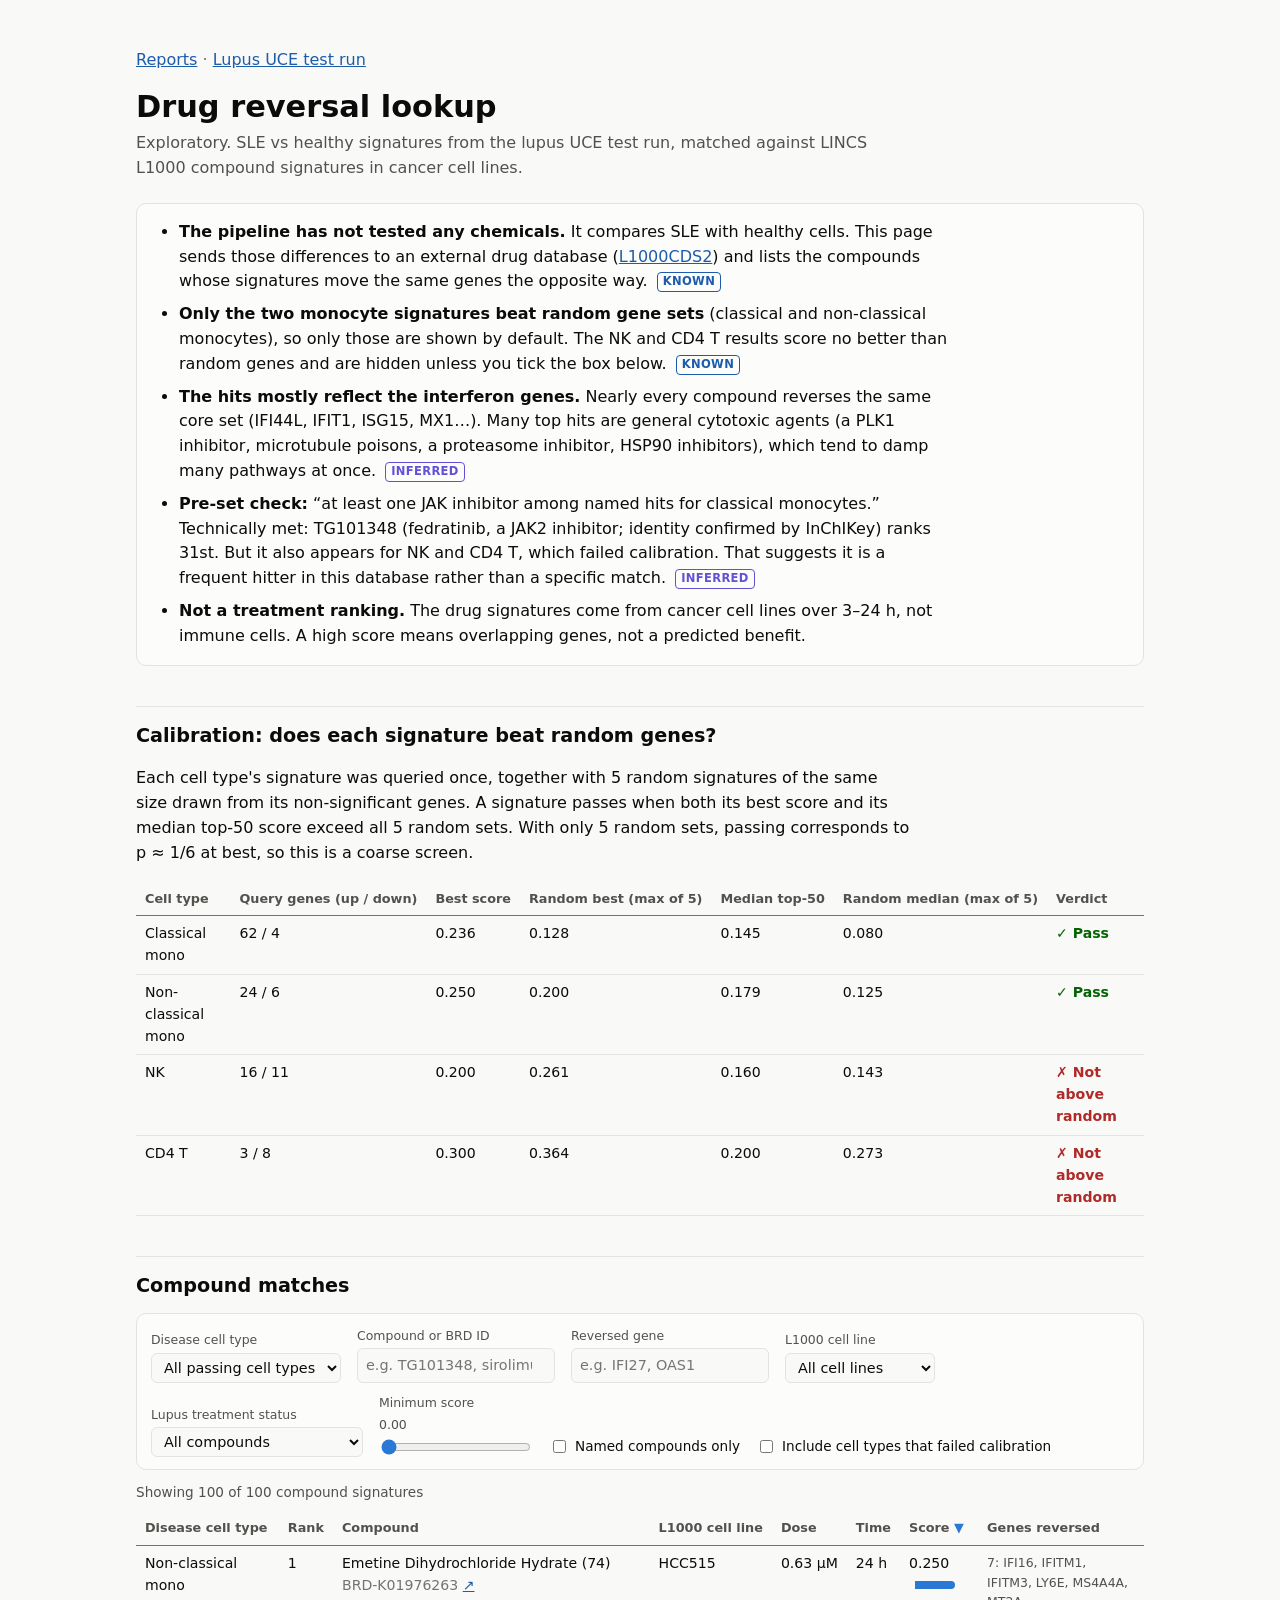
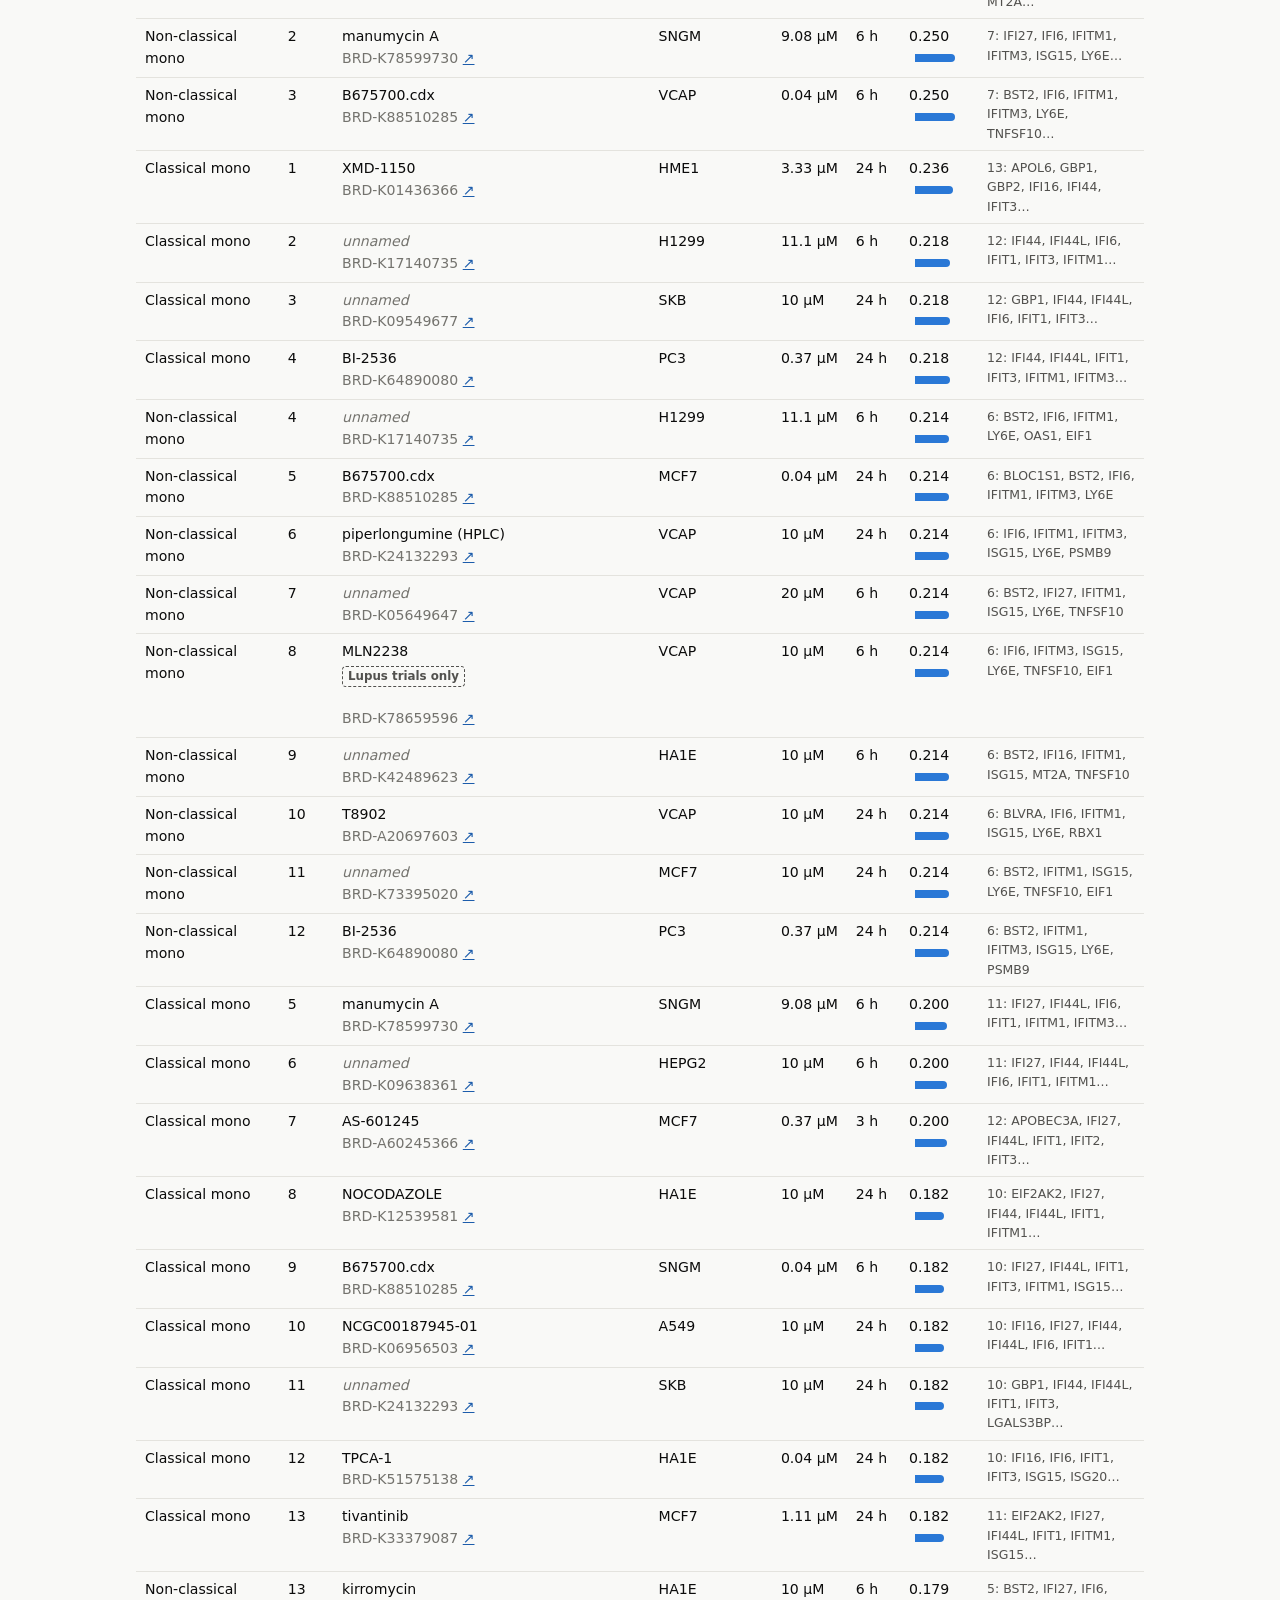
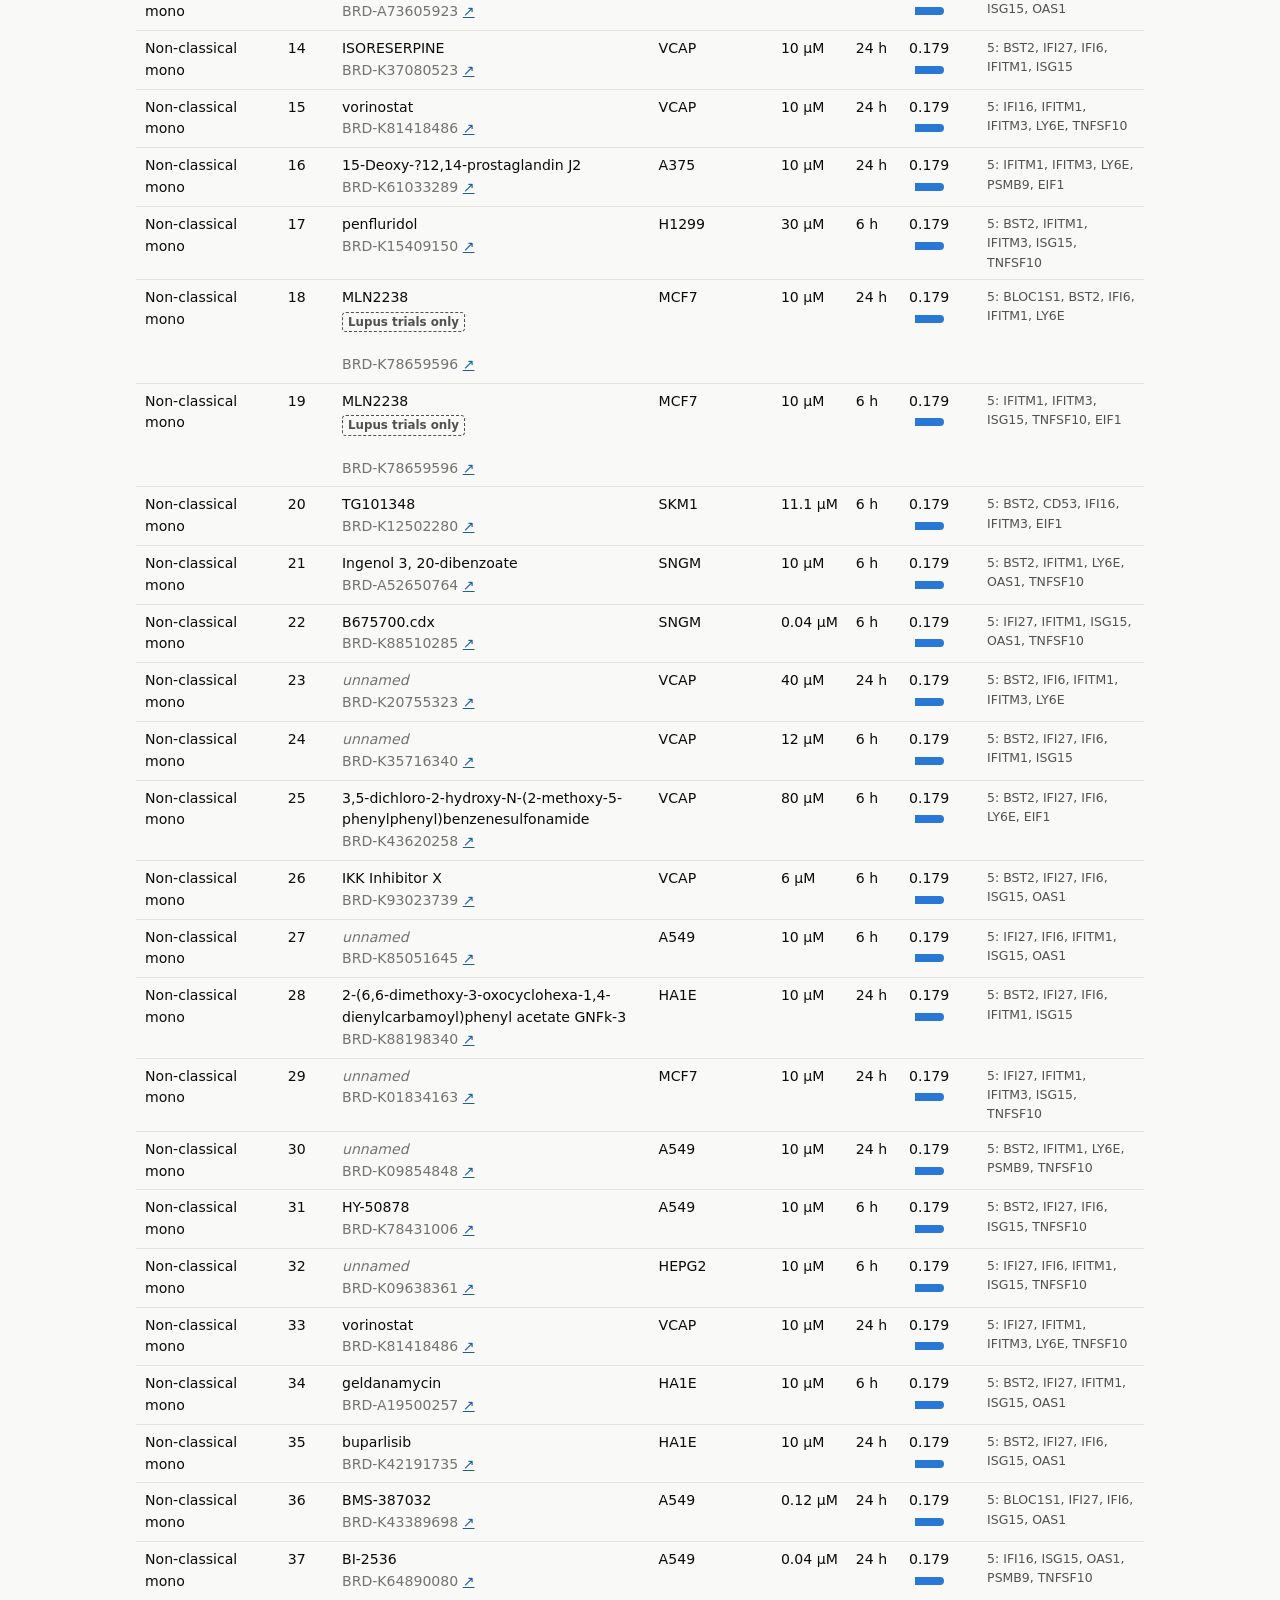
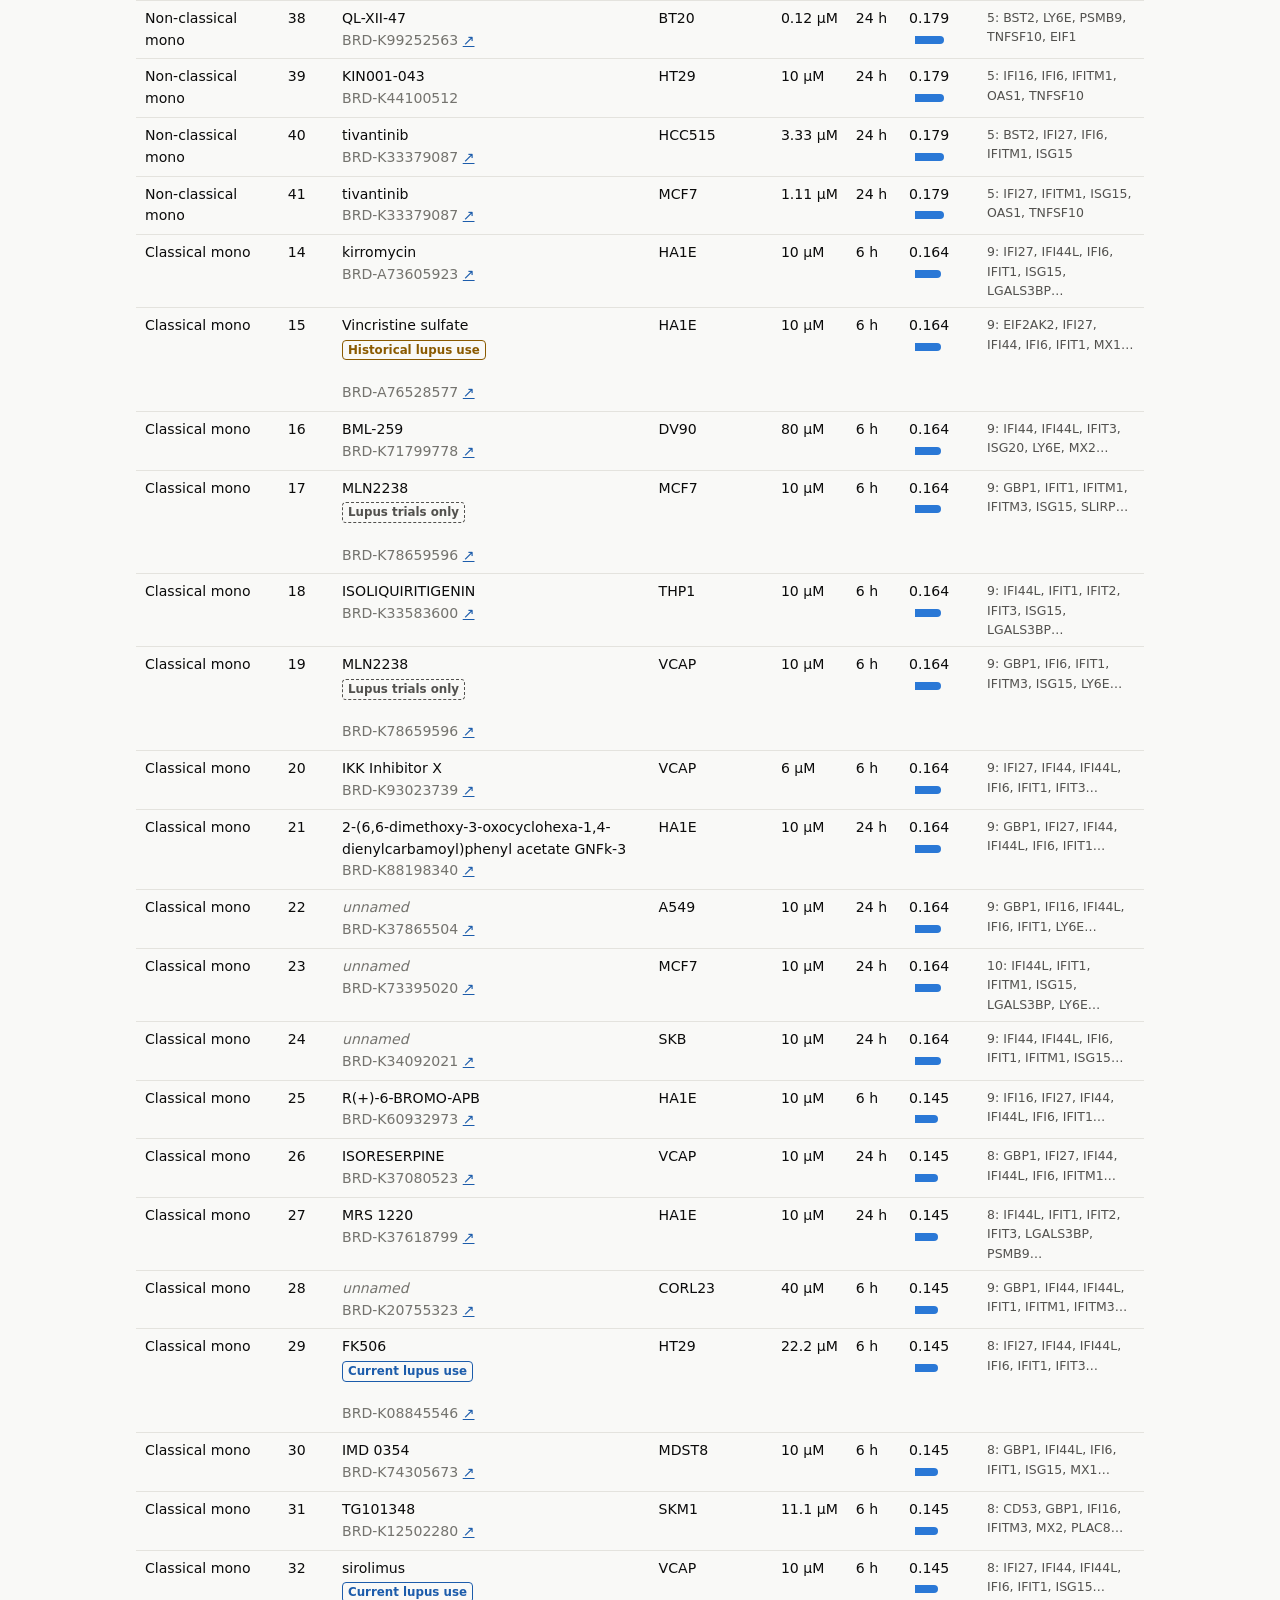
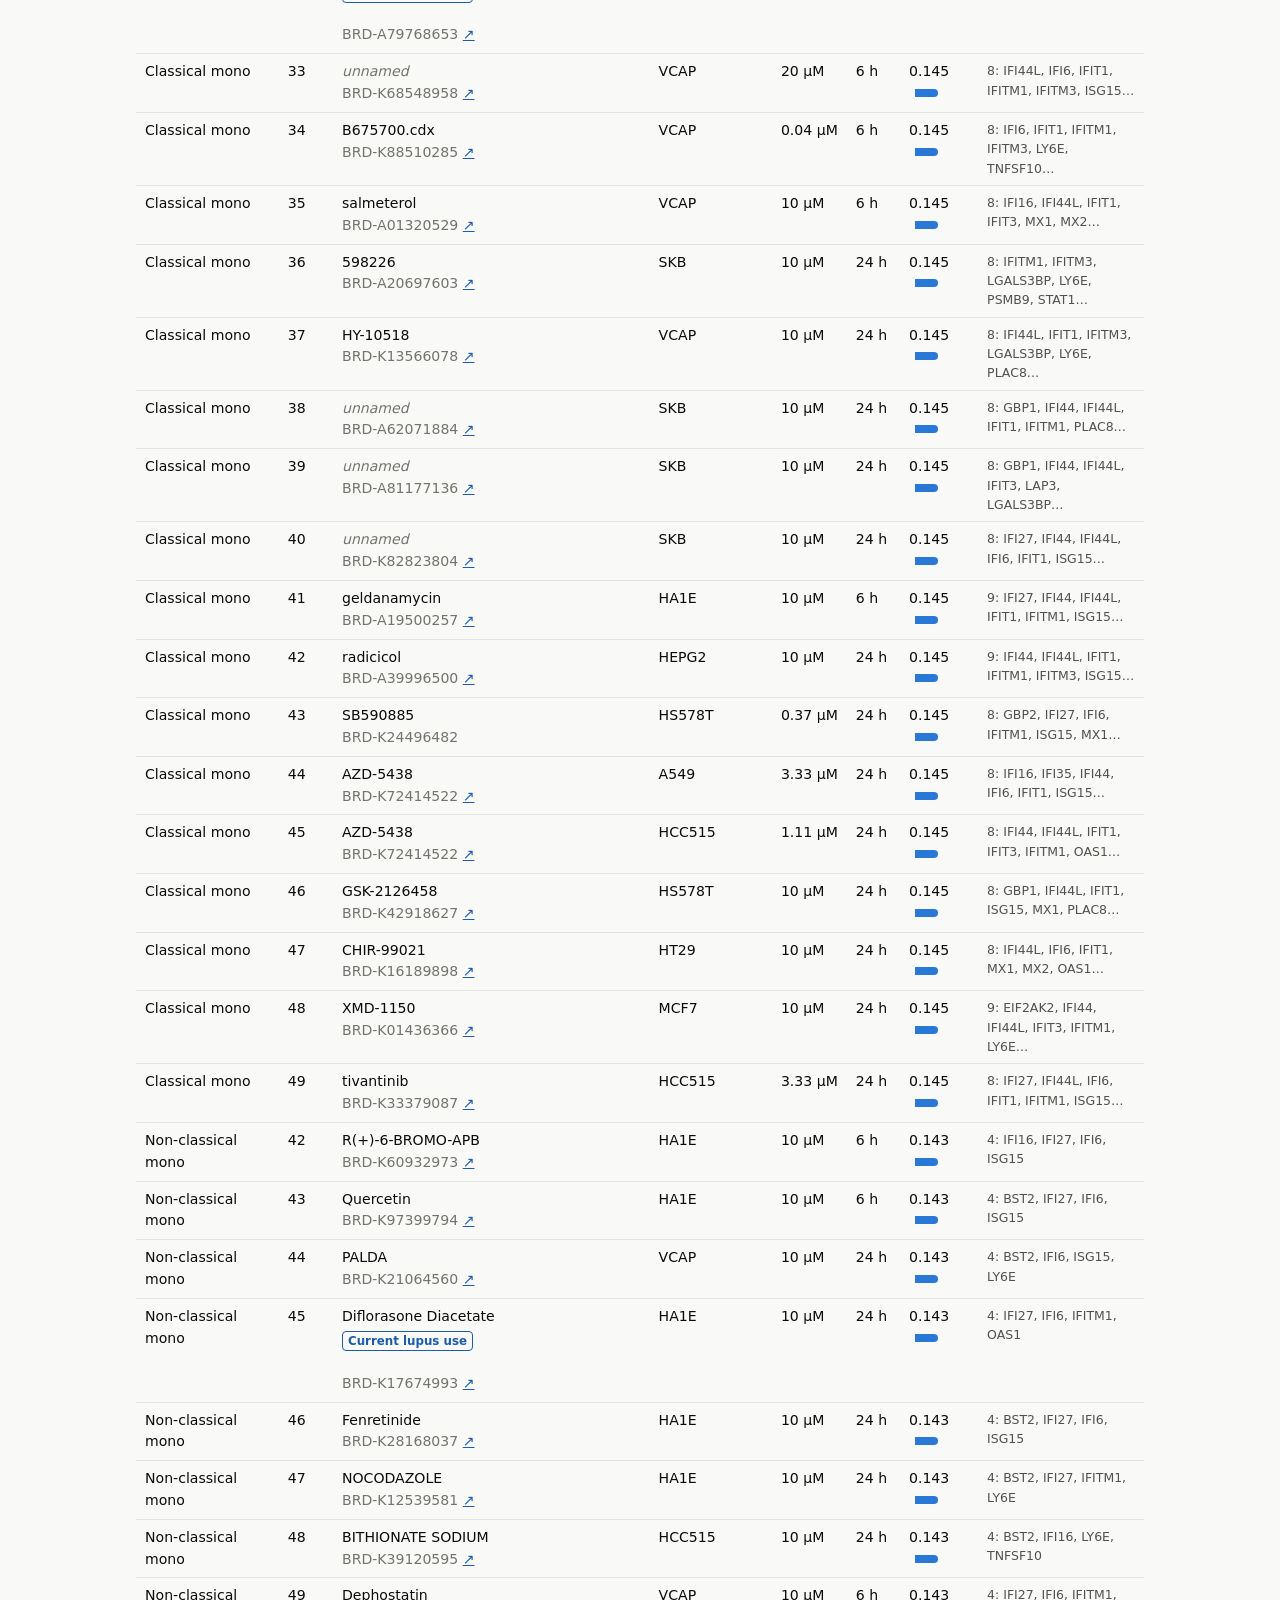
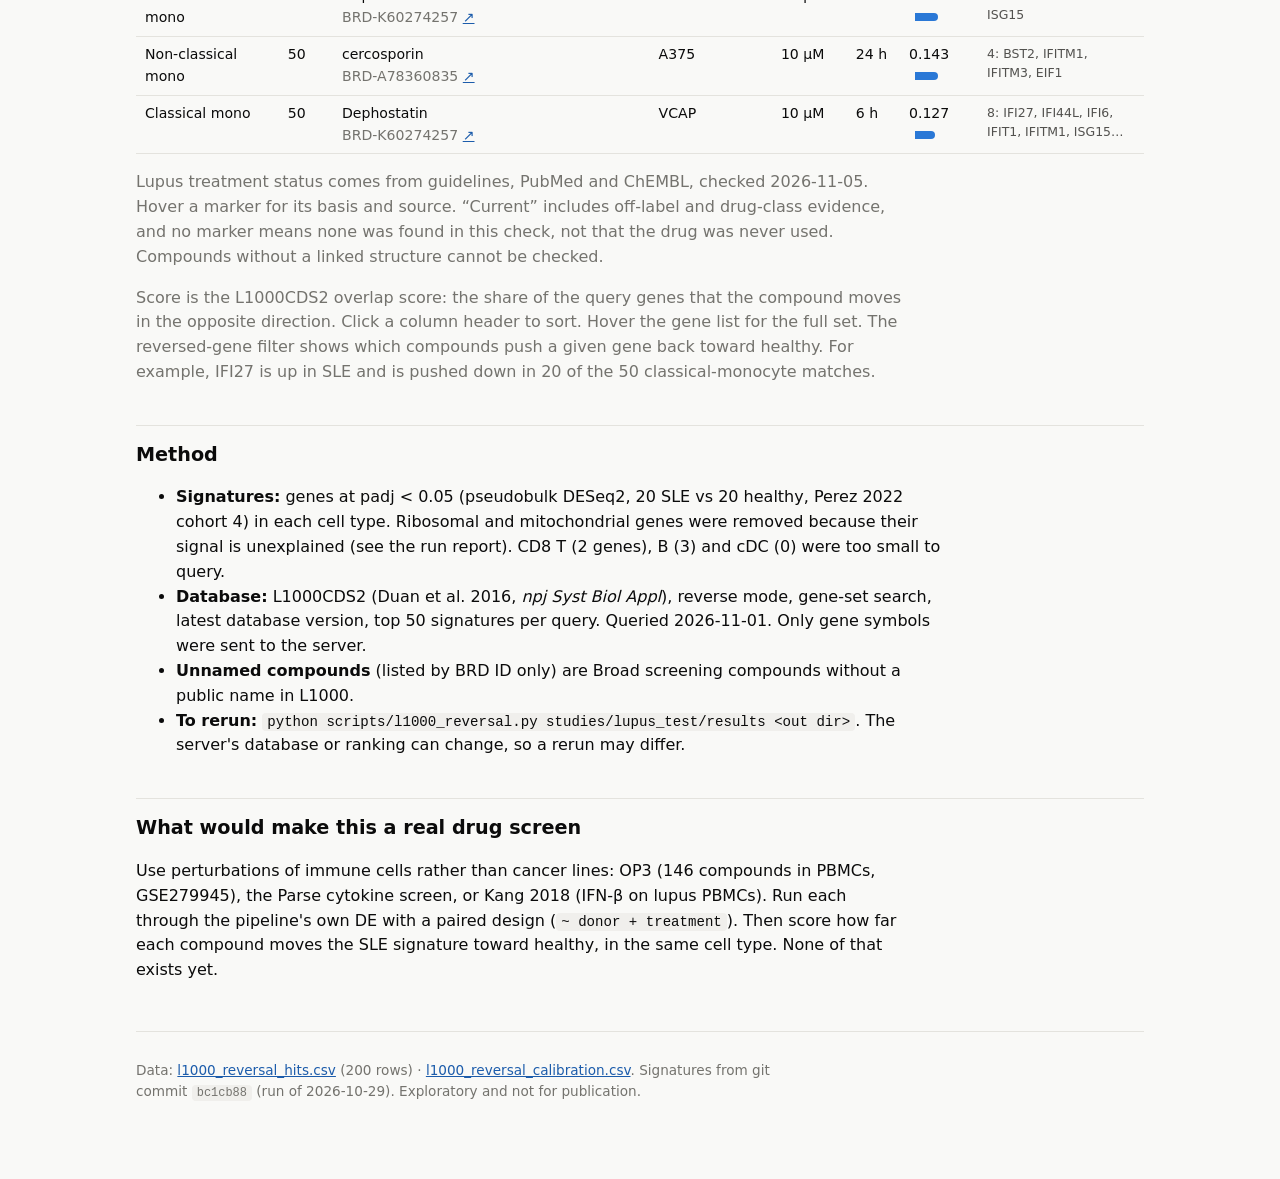
<file: docs/drug-reversal.html>
<!doctype html>
<html lang="en">
<head>
<meta charset="utf-8">
<meta name="viewport" content="width=device-width, initial-scale=1">
<title>Drug Reversal Lookup</title>
<meta name="description" content="Exploratory: which LINCS L1000 compound signatures reverse the SLE vs healthy signatures from the lupus UCE test run, with a random-signature calibration.">
<style>
:root {
  --page: #f9f9f7; --surface: #fcfcfb; --ink: #0b0b0b; --ink-2: #52514e; --ink-3: #74736e;
  --rule: #e4e3de; --chip: #f0efec; --link: #1c5cab; --accent: #2a78d6; --accent-soft: #cde2fb;
  --known: #1c5cab; --inferred: #6250d6; --guess: #8a5a00; --good: #006300; --bad: #b02a2a;
}
@media (prefers-color-scheme: dark) {
  :root:not([data-theme="light"]) {
    --page: #0d0d0d; --surface: #1a1a19; --ink: #f0efec; --ink-2: #c3c2b7; --ink-3: #9a998f;
    --rule: #2e2e2b; --chip: #262624; --link: #86b6ef; --accent: #3987e5; --accent-soft: #184f95;
    --known: #86b6ef; --inferred: #9085e9; --guess: #eda100; --good: #4fc24f; --bad: #e66767;
  }
}
:root[data-theme="dark"] {
  --page: #0d0d0d; --surface: #1a1a19; --ink: #f0efec; --ink-2: #c3c2b7; --ink-3: #9a998f;
  --rule: #2e2e2b; --chip: #262624; --link: #86b6ef; --accent: #3987e5; --accent-soft: #184f95;
  --known: #86b6ef; --inferred: #9085e9; --guess: #eda100; --good: #4fc24f; --bad: #e66767;
}
* { box-sizing: border-box; }
body { margin: 0; background: var(--page); color: var(--ink); font: 16px/1.55 system-ui, -apple-system, "Segoe UI", Roboto, sans-serif; }
main { max-width: 1040px; margin: 0 auto; padding: 32px 16px 64px; }
h1 { font-size: 1.9rem; line-height: 1.2; margin: 0 0 6px; }
h2 { font-size: 1.2rem; margin: 40px 0 10px; padding-top: 14px; border-top: 1px solid var(--rule); }
p, li { max-width: 76ch; }
a { color: var(--link); }
.sub { color: var(--ink-2); margin: 0 0 22px; }
.muted { color: var(--ink-3); }
code { font: 0.88em ui-monospace, SFMono-Regular, Menlo, monospace; background: var(--chip); padding: 1px 5px; border-radius: 4px; }
.summary { background: var(--surface); border: 1px solid var(--rule); border-radius: 10px; padding: 16px 22px; }
.summary ul { margin: 0; padding-left: 20px; } .summary li + li { margin-top: 8px; }
.tag { display: inline-block; font-size: 0.72rem; font-weight: 600; letter-spacing: 0.03em; text-transform: uppercase;
  border: 1px solid currentColor; border-radius: 4px; padding: 0 5px; margin-left: 4px; vertical-align: 1px; }
.tag.k { color: var(--known); } .tag.i { color: var(--inferred); } .tag.g { color: var(--guess); }
.scroll { overflow-x: auto; -webkit-overflow-scrolling: touch; }
table { border-collapse: collapse; font-size: 0.88rem; font-variant-numeric: tabular-nums; width: 100%; }
th, td { text-align: left; padding: 7px 9px; border-bottom: 1px solid var(--rule); vertical-align: top; }
thead th { color: var(--ink-2); font-weight: 600; font-size: 0.8rem; border-bottom: 1px solid var(--ink-3); white-space: nowrap; }
.verdict-pass { color: var(--good); font-weight: 600; } .verdict-fail { color: var(--bad); font-weight: 600; }
.filters { display: flex; flex-wrap: wrap; gap: 10px 16px; align-items: end; background: var(--surface);
  border: 1px solid var(--rule); border-radius: 10px; padding: 12px 14px; margin: 12px 0; }
.filters label { display: flex; flex-direction: column; gap: 3px; font-size: 0.78rem; color: var(--ink-2); }
.filters label.check { flex-direction: row; align-items: center; gap: 6px; font-size: 0.85rem; color: var(--ink); }
.filters input[type=search], .filters select { font: inherit; font-size: 0.9rem; padding: 5px 8px; border: 1px solid var(--rule);
  border-radius: 6px; background: var(--page); color: var(--ink); min-width: 150px; }
.filters input[type=range] { width: 150px; accent-color: var(--accent); }
.count { font-size: 0.85rem; color: var(--ink-2); margin: 4px 0 8px; }
#hits th[data-k] { cursor: pointer; user-select: none; }
#hits th[data-k]:hover { color: var(--ink); }
#hits th .arrow { color: var(--accent); }
#hits tbody tr:hover { background: var(--chip); }
#hits td.genes { font-size: 0.78rem; color: var(--ink-2); max-width: 340px; }
.bar { display: inline-block; height: 8px; border-radius: 0 4px 4px 0; background: var(--accent); vertical-align: 1px; margin-left: 6px; }
.failrow td { color: var(--ink-3); }
#hits td:nth-child(5), #hits td:nth-child(6) { white-space: nowrap; }
.unnamed { color: var(--ink-3); font-style: italic; }
footer { margin-top: 48px; padding-top: 14px; border-top: 1px solid var(--rule); color: var(--ink-3); font-size: 0.85rem; }
@media (max-width: 560px) { h1 { font-size: 1.5rem; } .filters input[type=search], .filters select { min-width: 0; width: 100%; } .filters label { flex: 1 1 140px; } }
.lu { display: block; width: fit-content; font-size: 0.74rem; font-weight: 600; border: 1px solid; border-radius: 4px; padding: 0 5px; margin-top: 3px; }
.lu.current { color: var(--known); } .lu.historical { color: var(--guess); } .lu.trial_only { color: var(--ink-2); border-style: dashed; }
</style>
</head>
<body>
<main>
<p class="muted"><a href="index.html">Reports</a> · <a href="lupus-uce-test.html">Lupus UCE test run</a></p>
<h1>Drug reversal lookup</h1>
<p class="sub">Exploratory. SLE vs healthy signatures from the lupus UCE test run, matched against LINCS L1000 compound signatures in cancer cell lines.</p>

<section class="summary" aria-label="Summary">
<ul>
<li><strong>The pipeline has not tested any chemicals.</strong> It compares SLE with healthy cells. This page sends those differences to an external drug database (<a href="https://maayanlab.cloud/L1000CDS2/">L1000CDS2</a>) and lists the compounds whose signatures move the same genes the opposite way. <span class="tag k">Known</span></li>
<li><strong>Only the two monocyte signatures beat random gene sets</strong> (classical and non-classical monocytes), so only those are shown by default. The NK and CD4 T results score no better than random genes and are hidden unless you tick the box below. <span class="tag k">Known</span></li>
<li><strong>The hits mostly reflect the interferon genes.</strong> Nearly every compound reverses the same core set (IFI44L, IFIT1, ISG15, MX1…). Many top hits are general cytotoxic agents (a PLK1 inhibitor, microtubule poisons, a proteasome inhibitor, HSP90 inhibitors), which tend to damp many pathways at once. <span class="tag i">Inferred</span></li>
<li><strong>Pre-set check:</strong> “at least one JAK inhibitor among named hits for classical monocytes.” Technically met: TG101348 (fedratinib, a JAK2 inhibitor; identity confirmed by InChIKey) ranks 31st. But it also appears for NK and CD4 T, which failed calibration. That suggests it is a frequent hitter in this database rather than a specific match. <span class="tag i">Inferred</span></li>
<li><strong>Not a treatment ranking.</strong> The drug signatures come from cancer cell lines over 3–24 h, not immune cells. A high score means overlapping genes, not a predicted benefit.</li>
</ul>
</section>

<h2>Calibration: does each signature beat random genes?</h2>
<p>Each cell type's signature was queried once, together with 5 random signatures of the same size drawn from its non-significant genes. A signature passes when both its best score and its median top-50 score exceed all 5 random sets. With only 5 random sets, passing corresponds to p ≈ 1/6 at best, so this is a coarse screen.</p>
<div class="scroll"><table>
<thead><tr><th>Cell type</th><th>Query genes (up / down)</th><th>Best score</th><th>Random best (max of 5)</th><th>Median top-50</th><th>Random median (max of 5)</th><th>Verdict</th></tr></thead>
<tbody><tr><td>Classical mono</td><td>62 / 4</td><td>0.236</td><td>0.128</td><td>0.145</td><td>0.080</td><td class='verdict-pass'>✓ Pass</td></tr><tr><td>Non-classical mono</td><td>24 / 6</td><td>0.250</td><td>0.200</td><td>0.179</td><td>0.125</td><td class='verdict-pass'>✓ Pass</td></tr><tr><td>NK</td><td>16 / 11</td><td>0.200</td><td>0.261</td><td>0.160</td><td>0.143</td><td class='verdict-fail'>✗ Not above random</td></tr><tr><td>CD4 T</td><td>3 / 8</td><td>0.300</td><td>0.364</td><td>0.200</td><td>0.273</td><td class='verdict-fail'>✗ Not above random</td></tr></tbody></table></div>

<h2>Compound matches</h2>
<div class="filters" role="search">
<label>Disease cell type<select id="f-ct"></select></label>
<label>Compound or BRD ID<input id="f-q" type="search" placeholder="e.g. TG101348, sirolimus"></label>
<label>Reversed gene<input id="f-gene" type="search" placeholder="e.g. IFI27, OAS1" list="genelist"></label><datalist id="genelist"></datalist>
<label>L1000 cell line<select id="f-cl"></select></label>
<label>Lupus treatment status<select id="f-use"><option value="">All compounds</option><option value="used">Current or historical use</option><option value="current">Current use</option><option value="historical">Historical use</option><option value="trial_only">Lupus trials only</option><option value="none">No known lupus use</option></select></label>
<label>Minimum score <span id="f-min-v">0.00</span><input id="f-min" type="range" min="0" max="0.3" step="0.01" value="0"></label>
<label class="check"><input id="f-named" type="checkbox"> Named compounds only</label>
<label class="check"><input id="f-fail" type="checkbox"> Include cell types that failed calibration</label>
</div>
<p class="count" id="count" aria-live="polite"></p>
<div class="scroll"><table id="hits">
<thead><tr>
<th data-k="cell_type">Disease cell type</th><th data-k="rank">Rank</th><th data-k="compound">Compound</th>
<th data-k="cell_line">L1000 cell line</th><th data-k="dose_num">Dose</th><th data-k="time_num">Time</th>
<th data-k="score">Score</th><th data-k="n_rev">Genes reversed</th>
</tr></thead><tbody></tbody></table></div>
<p class="muted">Lupus treatment status comes from guidelines, PubMed and ChEMBL, checked 2026-11-05. Hover a marker for its basis and source. &ldquo;Current&rdquo; includes off-label and drug-class evidence, and no marker means none was found in this check, not that the drug was never used. Compounds without a linked structure cannot be checked.</p>
<p class="muted">Score is the L1000CDS2 overlap score: the share of the query genes that the compound moves in the opposite direction. Click a column header to sort. Hover the gene list for the full set. The reversed-gene filter shows which compounds push a given gene back toward healthy. For example, IFI27 is up in SLE and is pushed down in 20 of the 50 classical-monocyte matches.</p>

<h2>Method</h2>
<ul>
<li><strong>Signatures:</strong> genes at padj &lt; 0.05 (pseudobulk DESeq2, 20 SLE vs 20 healthy, Perez 2022 cohort 4) in each cell type. Ribosomal and mitochondrial genes were removed because their signal is unexplained (see the run report). CD8 T (2 genes), B (3) and cDC (0) were too small to query.</li>
<li><strong>Database:</strong> L1000CDS2 (Duan et al. 2016, <i>npj Syst Biol Appl</i>), reverse mode, gene-set search, latest database version, top 50 signatures per query. Queried 2026-11-01. Only gene symbols were sent to the server.</li>
<li><strong>Unnamed compounds</strong> (listed by BRD ID only) are Broad screening compounds without a public name in L1000.</li>
<li><strong>To rerun:</strong> <code>python scripts/l1000_reversal.py studies/lupus_test/results &lt;out dir&gt;</code>. The server's database or ranking can change, so a rerun may differ.</li>
</ul>
<h2>What would make this a real drug screen</h2>
<p>Use perturbations of immune cells rather than cancer lines: OP3 (146 compounds in PBMCs, GSE279945), the Parse cytokine screen, or Kang 2018 (IFN-β on lupus PBMCs). Run each through the pipeline's own DE with a paired design (<code>~ donor + treatment</code>). Then score how far each compound moves the SLE signature toward healthy, in the same cell type. None of that exists yet.</p>

<footer>
<p>Data: <a href="data/l1000_reversal_hits.csv">l1000_reversal_hits.csv</a> (200 rows) · <a href="data/l1000_reversal_calibration.csv">l1000_reversal_calibration.csv</a>. Signatures from git commit <code>bc1cb88</code> (run of 2026-10-29). Exploratory and not for publication.</p>
</footer>
</main>
<script>
/*LUPUS_USE*/const LUPUS_USE = {"5022426":{"status":"historical","label":"Historical lupus use","drug":"vincristine","basis":"Past treatment for refractory lupus thrombocytopenia in a small series. Not named in the EULAR 2023 abstract. 'Historical' is inferred.","source":"PMID:26203828"},"25183872":{"status":"trial_only","label":"Lupus trials only","drug":"ixazomib","basis":"Proteasome inhibitor. ChEMBL lists phase 1 for lupus nephritis.","source":"ChEMBL drug_indication"},"24140138":{"status":"current","label":"Current lupus use","drug":"tacrolimus","basis":"Calcineurin inhibitor. Named in EULAR 2023.","source":"PMID:37827694"},"5374464":{"status":"current","label":"Current lupus use","drug":"sirolimus","basis":"Off-label, small studies only. Not named in the EULAR 2023 abstract.","source":"PMID:38351097"},"71414":{"status":"current","label":"Current lupus use","drug":"diflorasone diacetate","basis":"Drug-class evidence only: topical corticosteroids are the mainstay for localised cutaneous lupus. No study of this drug checked.","source":"PMID:27859683"}};/*END*/
const HITS = [{"cell_type": "Classical mono", "rank": 1, "score": 0.2364, "compound": "XMD-1150", "pert_id": "BRD-K01436366", "pubchem": "46843906", "cell_line": "HME1", "dose": "3.33 µM", "time": "24 h", "dose_num": 3.33, "time_num": 24.0, "reversed_up": "APOL6;GBP1;GBP2;IFI16;IFI44;IFIT3;IFITM1;ISG15;ISG20;LGALS3BP;PSMB9;SERPING1", "reversed_dn": "IER3", "n_rev": 13}, {"cell_type": "Classical mono", "rank": 2, "score": 0.2182, "compound": "", "pert_id": "BRD-K17140735", "pubchem": "4259181", "cell_line": "H1299", "dose": "11.1 µM", "time": "6 h", "dose_num": 11.1, "time_num": 6.0, "reversed_up": "IFI44;IFI44L;IFI6;IFIT1;IFIT3;IFITM1;LY6E;MX1;OAS1;PLAC8", "reversed_dn": "EIF1;IER3", "n_rev": 12}, {"cell_type": "Classical mono", "rank": 3, "score": 0.2182, "compound": "", "pert_id": "BRD-K09549677", "pubchem": "60663", "cell_line": "SKB", "dose": "10 µM", "time": "24 h", "dose_num": 10.0, "time_num": 24.0, "reversed_up": "GBP1;IFI44;IFI44L;IFI6;IFIT1;IFIT3;ISG15;LGALS3BP;MX1;RSAD2;STAT1;TRIM22", "reversed_dn": "", "n_rev": 12}, {"cell_type": "Classical mono", "rank": 4, "score": 0.2182, "compound": "BI-2536", "pert_id": "BRD-K64890080", "pubchem": "11364421", "cell_line": "PC3", "dose": "0.37 µM", "time": "24 h", "dose_num": 0.37, "time_num": 24.0, "reversed_up": "IFI44;IFI44L;IFIT1;IFIT3;IFITM1;IFITM3;ISG15;LY6E;MX2;PLAC8;PSMB9;RSAD2", "reversed_dn": "", "n_rev": 12}, {"cell_type": "Classical mono", "rank": 5, "score": 0.2, "compound": "manumycin A", "pert_id": "BRD-K78599730", "pubchem": "44483259", "cell_line": "SNGM", "dose": "9.08 µM", "time": "6 h", "dose_num": 9.08, "time_num": 6.0, "reversed_up": "IFI27;IFI44L;IFI6;IFIT1;IFITM1;IFITM3;ISG15;LGALS3BP;LY6E;OAS1;RSAD2", "reversed_dn": "", "n_rev": 11}, {"cell_type": "Classical mono", "rank": 6, "score": 0.2, "compound": "", "pert_id": "BRD-K09638361", "pubchem": "5288600", "cell_line": "HEPG2", "dose": "10 µM", "time": "6 h", "dose_num": 10.0, "time_num": 6.0, "reversed_up": "IFI27;IFI44;IFI44L;IFI6;IFIT1;IFITM1;ISG15;LGALS3BP;MX1;MX2;TNFSF10", "reversed_dn": "", "n_rev": 11}, {"cell_type": "Classical mono", "rank": 7, "score": 0.2, "compound": "AS-601245", "pert_id": "BRD-A60245366", "pubchem": "10109823", "cell_line": "MCF7", "dose": "0.37 µM", "time": "3 h", "dose_num": 0.37, "time_num": 3.0, "reversed_up": "APOBEC3A;IFI27;IFI44L;IFIT1;IFIT2;IFIT3;IFITM1;IFITM3;OAS1;RSAD2;STAT1;XAF1", "reversed_dn": "", "n_rev": 12}, {"cell_type": "Classical mono", "rank": 8, "score": 0.1818, "compound": "NOCODAZOLE", "pert_id": "BRD-K12539581", "pubchem": "4122", "cell_line": "HA1E", "dose": "10 µM", "time": "24 h", "dose_num": 10.0, "time_num": 24.0, "reversed_up": "EIF2AK2;IFI27;IFI44;IFI44L;IFIT1;IFITM1;LGALS3BP;LY6E;MX1;STAT1", "reversed_dn": "", "n_rev": 10}, {"cell_type": "Classical mono", "rank": 9, "score": 0.1818, "compound": "B675700.cdx", "pert_id": "BRD-K88510285", "pubchem": "387447", "cell_line": "SNGM", "dose": "0.04 µM", "time": "6 h", "dose_num": 0.04, "time_num": 6.0, "reversed_up": "IFI27;IFI44L;IFIT1;IFIT3;IFITM1;ISG15;LGALS3BP;MX1;OAS1;TNFSF10", "reversed_dn": "", "n_rev": 10}, {"cell_type": "Classical mono", "rank": 10, "score": 0.1818, "compound": "NCGC00187945-01", "pert_id": "BRD-K06956503", "pubchem": "44820570", "cell_line": "A549", "dose": "10 µM", "time": "24 h", "dose_num": 10.0, "time_num": 24.0, "reversed_up": "IFI16;IFI27;IFI44;IFI44L;IFI6;IFIT1;ISG15;MX1;SERPING1", "reversed_dn": "IER3", "n_rev": 10}, {"cell_type": "Classical mono", "rank": 11, "score": 0.1818, "compound": "", "pert_id": "BRD-K24132293", "pubchem": "637858", "cell_line": "SKB", "dose": "10 µM", "time": "24 h", "dose_num": 10.0, "time_num": 24.0, "reversed_up": "GBP1;IFI44;IFI44L;IFIT1;IFIT3;LGALS3BP;LY6E;SLIRP;STAT1;TRIM22", "reversed_dn": "", "n_rev": 10}, {"cell_type": "Classical mono", "rank": 12, "score": 0.1818, "compound": "TPCA-1", "pert_id": "BRD-K51575138", "pubchem": "9903786", "cell_line": "HA1E", "dose": "0.04 µM", "time": "24 h", "dose_num": 0.04, "time_num": 24.0, "reversed_up": "IFI16;IFI6;IFIT1;IFIT3;ISG15;ISG20;MX1;MX2;OAS1;RSAD2", "reversed_dn": "", "n_rev": 10}, {"cell_type": "Classical mono", "rank": 13, "score": 0.1818, "compound": "tivantinib", "pert_id": "BRD-K33379087", "pubchem": "11494412", "cell_line": "MCF7", "dose": "1.11 µM", "time": "24 h", "dose_num": 1.11, "time_num": 24.0, "reversed_up": "EIF2AK2;IFI27;IFI44L;IFIT1;IFITM1;ISG15;MX1;OAS1;RSAD2;STAT1;TNFSF10", "reversed_dn": "", "n_rev": 11}, {"cell_type": "Classical mono", "rank": 14, "score": 0.1636, "compound": "kirromycin", "pert_id": "BRD-A73605923", "pubchem": "24069689", "cell_line": "HA1E", "dose": "10 µM", "time": "6 h", "dose_num": 10.0, "time_num": 6.0, "reversed_up": "IFI27;IFI44L;IFI6;IFIT1;ISG15;LGALS3BP;MX1;MX2;OAS1", "reversed_dn": "", "n_rev": 9}, {"cell_type": "Classical mono", "rank": 15, "score": 0.1636, "compound": "Vincristine sulfate", "pert_id": "BRD-A76528577", "pubchem": "5022426", "cell_line": "HA1E", "dose": "10 µM", "time": "6 h", "dose_num": 10.0, "time_num": 6.0, "reversed_up": "EIF2AK2;IFI27;IFI44;IFI6;IFIT1;MX1;PLAC8;XAF1", "reversed_dn": "IER3", "n_rev": 9}, {"cell_type": "Classical mono", "rank": 16, "score": 0.1636, "compound": "BML-259", "pert_id": "BRD-K71799778", "pubchem": "16760027", "cell_line": "DV90", "dose": "80 µM", "time": "6 h", "dose_num": 80.0, "time_num": 6.0, "reversed_up": "IFI44;IFI44L;IFIT3;ISG20;LY6E;MX2;OAS1;PLAC8;TNFSF10", "reversed_dn": "", "n_rev": 9}, {"cell_type": "Classical mono", "rank": 17, "score": 0.1636, "compound": "MLN2238", "pert_id": "BRD-K78659596", "pubchem": "25183872", "cell_line": "MCF7", "dose": "10 µM", "time": "6 h", "dose_num": 10.0, "time_num": 6.0, "reversed_up": "GBP1;IFIT1;IFITM1;IFITM3;ISG15;SLIRP;TNFSF10", "reversed_dn": "EIF1;IER3", "n_rev": 9}, {"cell_type": "Classical mono", "rank": 18, "score": 0.1636, "compound": "ISOLIQUIRITIGENIN", "pert_id": "BRD-K33583600", "pubchem": "638278", "cell_line": "THP1", "dose": "10 µM", "time": "6 h", "dose_num": 10.0, "time_num": 6.0, "reversed_up": "IFI44L;IFIT1;IFIT2;IFIT3;ISG15;LGALS3BP;MX1;PLAC8;TNFSF10", "reversed_dn": "", "n_rev": 9}, {"cell_type": "Classical mono", "rank": 19, "score": 0.1636, "compound": "MLN2238", "pert_id": "BRD-K78659596", "pubchem": "25183872", "cell_line": "VCAP", "dose": "10 µM", "time": "6 h", "dose_num": 10.0, "time_num": 6.0, "reversed_up": "GBP1;IFI6;IFIT1;IFITM3;ISG15;LY6E;TNFSF10;TRIM22", "reversed_dn": "EIF1", "n_rev": 9}, {"cell_type": "Classical mono", "rank": 20, "score": 0.1636, "compound": "IKK Inhibitor X", "pert_id": "BRD-K93023739", "pubchem": "9949093", "cell_line": "VCAP", "dose": "6 µM", "time": "6 h", "dose_num": 6.0, "time_num": 6.0, "reversed_up": "IFI27;IFI44;IFI44L;IFI6;IFIT1;IFIT3;ISG15;MX1;OAS1", "reversed_dn": "", "n_rev": 9}, {"cell_type": "Classical mono", "rank": 21, "score": 0.1636, "compound": "2-(6,6-dimethoxy-3-oxocyclohexa-1,4-dienylcarbamoyl)phenyl acetate GNFk-3", "pert_id": "BRD-K88198340", "pubchem": "12043281", "cell_line": "HA1E", "dose": "10 µM", "time": "24 h", "dose_num": 10.0, "time_num": 24.0, "reversed_up": "GBP1;IFI27;IFI44;IFI44L;IFI6;IFIT1;IFITM1;ISG15;LGALS3BP", "reversed_dn": "", "n_rev": 9}, {"cell_type": "Classical mono", "rank": 22, "score": 0.1636, "compound": "", "pert_id": "BRD-K37865504", "pubchem": "11507802", "cell_line": "A549", "dose": "10 µM", "time": "24 h", "dose_num": 10.0, "time_num": 24.0, "reversed_up": "GBP1;IFI16;IFI44L;IFI6;IFIT1;LY6E;MX1;MX2;STAT1", "reversed_dn": "", "n_rev": 9}, {"cell_type": "Classical mono", "rank": 23, "score": 0.1636, "compound": "", "pert_id": "BRD-K73395020", "pubchem": "11292680", "cell_line": "MCF7", "dose": "10 µM", "time": "24 h", "dose_num": 10.0, "time_num": 24.0, "reversed_up": "IFI44L;IFIT1;IFITM1;ISG15;LGALS3BP;LY6E;PLAC8;TNFSF10", "reversed_dn": "EIF1;IER3", "n_rev": 10}, {"cell_type": "Classical mono", "rank": 24, "score": 0.1636, "compound": "", "pert_id": "BRD-K34092021", "pubchem": "6449767", "cell_line": "SKB", "dose": "10 µM", "time": "24 h", "dose_num": 10.0, "time_num": 24.0, "reversed_up": "IFI44;IFI44L;IFI6;IFIT1;IFITM1;ISG15;LGALS3BP;MX1;STAT1", "reversed_dn": "", "n_rev": 9}, {"cell_type": "Classical mono", "rank": 25, "score": 0.1455, "compound": "R(+)-6-BROMO-APB", "pert_id": "BRD-K60932973", "pubchem": "10452020", "cell_line": "HA1E", "dose": "10 µM", "time": "6 h", "dose_num": 10.0, "time_num": 6.0, "reversed_up": "IFI16;IFI27;IFI44;IFI44L;IFI6;IFIT1;ISG15;MX1;RSAD2", "reversed_dn": "", "n_rev": 9}, {"cell_type": "Classical mono", "rank": 26, "score": 0.1455, "compound": "ISORESERPINE", "pert_id": "BRD-K37080523", "pubchem": "5701996", "cell_line": "VCAP", "dose": "10 µM", "time": "24 h", "dose_num": 10.0, "time_num": 24.0, "reversed_up": "GBP1;IFI27;IFI44;IFI44L;IFI6;IFITM1;ISG15;STAT1", "reversed_dn": "", "n_rev": 8}, {"cell_type": "Classical mono", "rank": 27, "score": 0.1455, "compound": "MRS 1220", "pert_id": "BRD-K37618799", "pubchem": "393595", "cell_line": "HA1E", "dose": "10 µM", "time": "24 h", "dose_num": 10.0, "time_num": 24.0, "reversed_up": "IFI44L;IFIT1;IFIT2;IFIT3;LGALS3BP;PSMB9;RSAD2;TRIM22", "reversed_dn": "", "n_rev": 8}, {"cell_type": "Classical mono", "rank": 28, "score": 0.1455, "compound": "", "pert_id": "BRD-K20755323", "pubchem": "753704", "cell_line": "CORL23", "dose": "40 µM", "time": "6 h", "dose_num": 40.0, "time_num": 6.0, "reversed_up": "GBP1;IFI44;IFI44L;IFIT1;IFITM1;IFITM3;ISG15;LAP3;RSAD2", "reversed_dn": "", "n_rev": 9}, {"cell_type": "Classical mono", "rank": 29, "score": 0.1455, "compound": "FK506", "pert_id": "BRD-K08845546", "pubchem": "24140138", "cell_line": "HT29", "dose": "22.2 µM", "time": "6 h", "dose_num": 22.2, "time_num": 6.0, "reversed_up": "IFI27;IFI44;IFI44L;IFI6;IFIT1;IFIT3;ISG15;MX1", "reversed_dn": "", "n_rev": 8}, {"cell_type": "Classical mono", "rank": 30, "score": 0.1455, "compound": "IMD 0354", "pert_id": "BRD-K74305673", "pubchem": "5081913", "cell_line": "MDST8", "dose": "10 µM", "time": "6 h", "dose_num": 10.0, "time_num": 6.0, "reversed_up": "GBP1;IFI44L;IFI6;IFIT1;ISG15;MX1;TNFSF10", "reversed_dn": "EIF1", "n_rev": 8}, {"cell_type": "Classical mono", "rank": 31, "score": 0.1455, "compound": "TG101348", "pert_id": "BRD-K12502280", "pubchem": "16722836", "cell_line": "SKM1", "dose": "11.1 µM", "time": "6 h", "dose_num": 11.1, "time_num": 6.0, "reversed_up": "CD53;GBP1;IFI16;IFITM3;MX2;PLAC8;SERPING1", "reversed_dn": "EIF1", "n_rev": 8}, {"cell_type": "Classical mono", "rank": 32, "score": 0.1455, "compound": "sirolimus", "pert_id": "BRD-A79768653", "pubchem": "5374464", "cell_line": "VCAP", "dose": "10 µM", "time": "6 h", "dose_num": 10.0, "time_num": 6.0, "reversed_up": "IFI27;IFI44;IFI44L;IFI6;IFIT1;ISG15;MX1;MX2", "reversed_dn": "", "n_rev": 8}, {"cell_type": "Classical mono", "rank": 33, "score": 0.1455, "compound": "", "pert_id": "BRD-K68548958", "pubchem": "1285940", "cell_line": "VCAP", "dose": "20 µM", "time": "6 h", "dose_num": 20.0, "time_num": 6.0, "reversed_up": "IFI44L;IFI6;IFIT1;IFITM1;IFITM3;ISG15;MX1;SLIRP", "reversed_dn": "", "n_rev": 8}, {"cell_type": "Classical mono", "rank": 34, "score": 0.1455, "compound": "B675700.cdx", "pert_id": "BRD-K88510285", "pubchem": "387447", "cell_line": "VCAP", "dose": "0.04 µM", "time": "6 h", "dose_num": 0.04, "time_num": 6.0, "reversed_up": "IFI6;IFIT1;IFITM1;IFITM3;LY6E;TNFSF10;TRIM22", "reversed_dn": "EIF1", "n_rev": 8}, {"cell_type": "Classical mono", "rank": 35, "score": 0.1455, "compound": "salmeterol", "pert_id": "BRD-A01320529", "pubchem": "5152", "cell_line": "VCAP", "dose": "10 µM", "time": "6 h", "dose_num": 10.0, "time_num": 6.0, "reversed_up": "IFI16;IFI44L;IFIT1;IFIT3;MX1;MX2;OAS1;TNFSF10", "reversed_dn": "", "n_rev": 8}, {"cell_type": "Classical mono", "rank": 36, "score": 0.1455, "compound": "598226", "pert_id": "BRD-A20697603", "pubchem": "16129995", "cell_line": "SKB", "dose": "10 µM", "time": "24 h", "dose_num": 10.0, "time_num": 24.0, "reversed_up": "IFITM1;IFITM3;LGALS3BP;LY6E;PSMB9;STAT1;TRIM22", "reversed_dn": "IER3", "n_rev": 8}, {"cell_type": "Classical mono", "rank": 37, "score": 0.1455, "compound": "HY-10518", "pert_id": "BRD-K13566078", "pubchem": "9813758", "cell_line": "VCAP", "dose": "10 µM", "time": "24 h", "dose_num": 10.0, "time_num": 24.0, "reversed_up": "IFI44L;IFIT1;IFITM3;LGALS3BP;LY6E;PLAC8;SLIRP;TNFSF10", "reversed_dn": "", "n_rev": 8}, {"cell_type": "Classical mono", "rank": 38, "score": 0.1455, "compound": "", "pert_id": "BRD-A62071884", "pubchem": "72124", "cell_line": "SKB", "dose": "10 µM", "time": "24 h", "dose_num": 10.0, "time_num": 24.0, "reversed_up": "GBP1;IFI44;IFI44L;IFIT1;IFITM1;PLAC8;RSAD2;TRIM22", "reversed_dn": "", "n_rev": 8}, {"cell_type": "Classical mono", "rank": 39, "score": 0.1455, "compound": "", "pert_id": "BRD-A81177136", "pubchem": "3838", "cell_line": "SKB", "dose": "10 µM", "time": "24 h", "dose_num": 10.0, "time_num": 24.0, "reversed_up": "GBP1;IFI44;IFI44L;IFIT3;LAP3;LGALS3BP;STAT1;TRIM22", "reversed_dn": "", "n_rev": 8}, {"cell_type": "Classical mono", "rank": 40, "score": 0.1455, "compound": "", "pert_id": "BRD-K82823804", "pubchem": "4369491", "cell_line": "SKB", "dose": "10 µM", "time": "24 h", "dose_num": 10.0, "time_num": 24.0, "reversed_up": "IFI27;IFI44;IFI44L;IFI6;IFIT1;ISG15;MX1;STAT1", "reversed_dn": "", "n_rev": 8}, {"cell_type": "Classical mono", "rank": 41, "score": 0.1455, "compound": "geldanamycin", "pert_id": "BRD-A19500257", "pubchem": "13017911", "cell_line": "HA1E", "dose": "10 µM", "time": "6 h", "dose_num": 10.0, "time_num": 6.0, "reversed_up": "IFI27;IFI44;IFI44L;IFIT1;IFITM1;ISG15;LGALS3BP;MX1;OAS1", "reversed_dn": "", "n_rev": 9}, {"cell_type": "Classical mono", "rank": 42, "score": 0.1455, "compound": "radicicol", "pert_id": "BRD-A39996500", "pubchem": "5311380", "cell_line": "HEPG2", "dose": "10 µM", "time": "24 h", "dose_num": 10.0, "time_num": 24.0, "reversed_up": "IFI44;IFI44L;IFIT1;IFITM1;IFITM3;ISG15;MX1;OAS1;TRIM22", "reversed_dn": "", "n_rev": 9}, {"cell_type": "Classical mono", "rank": 43, "score": 0.1455, "compound": "SB590885", "pert_id": "BRD-K24496482", "pubchem": "", "cell_line": "HS578T", "dose": "0.37 µM", "time": "24 h", "dose_num": 0.37, "time_num": 24.0, "reversed_up": "GBP2;IFI27;IFI6;IFITM1;ISG15;MX1;SERPING1;STAT1", "reversed_dn": "", "n_rev": 8}, {"cell_type": "Classical mono", "rank": 44, "score": 0.1455, "compound": "AZD-5438", "pert_id": "BRD-K72414522", "pubchem": "16747683", "cell_line": "A549", "dose": "3.33 µM", "time": "24 h", "dose_num": 3.33, "time_num": 24.0, "reversed_up": "IFI16;IFI35;IFI44;IFI6;IFIT1;ISG15;MX1;OAS1", "reversed_dn": "", "n_rev": 8}, {"cell_type": "Classical mono", "rank": 45, "score": 0.1455, "compound": "AZD-5438", "pert_id": "BRD-K72414522", "pubchem": "16747683", "cell_line": "HCC515", "dose": "1.11 µM", "time": "24 h", "dose_num": 1.11, "time_num": 24.0, "reversed_up": "IFI44;IFI44L;IFIT1;IFIT3;IFITM1;OAS1;PLAC8;TRIM22", "reversed_dn": "", "n_rev": 8}, {"cell_type": "Classical mono", "rank": 46, "score": 0.1455, "compound": "GSK-2126458", "pert_id": "BRD-K42918627", "pubchem": "52914946", "cell_line": "HS578T", "dose": "10 µM", "time": "24 h", "dose_num": 10.0, "time_num": 24.0, "reversed_up": "GBP1;IFI44L;IFIT1;ISG15;MX1;PLAC8;STAT1", "reversed_dn": "IER3", "n_rev": 8}, {"cell_type": "Classical mono", "rank": 47, "score": 0.1455, "compound": "CHIR-99021", "pert_id": "BRD-K16189898", "pubchem": "9956119", "cell_line": "HT29", "dose": "10 µM", "time": "24 h", "dose_num": 10.0, "time_num": 24.0, "reversed_up": "IFI44L;IFI6;IFIT1;MX1;MX2;OAS1;PLAC8;TRIM22", "reversed_dn": "", "n_rev": 8}, {"cell_type": "Classical mono", "rank": 48, "score": 0.1455, "compound": "XMD-1150", "pert_id": "BRD-K01436366", "pubchem": "46843906", "cell_line": "MCF7", "dose": "10 µM", "time": "24 h", "dose_num": 10.0, "time_num": 24.0, "reversed_up": "EIF2AK2;IFI44;IFI44L;IFIT3;IFITM1;LY6E;OAS1;PLAC8;RSAD2", "reversed_dn": "", "n_rev": 9}, {"cell_type": "Classical mono", "rank": 49, "score": 0.1455, "compound": "tivantinib", "pert_id": "BRD-K33379087", "pubchem": "11494412", "cell_line": "HCC515", "dose": "3.33 µM", "time": "24 h", "dose_num": 3.33, "time_num": 24.0, "reversed_up": "IFI27;IFI44L;IFI6;IFIT1;IFITM1;ISG15;MX1;SERPING1", "reversed_dn": "", "n_rev": 8}, {"cell_type": "Classical mono", "rank": 50, "score": 0.1273, "compound": "Dephostatin", "pert_id": "BRD-K60274257", "pubchem": "44483227", "cell_line": "VCAP", "dose": "10 µM", "time": "6 h", "dose_num": 10.0, "time_num": 6.0, "reversed_up": "IFI27;IFI44L;IFI6;IFIT1;IFITM1;ISG15;LGALS3BP;MX1", "reversed_dn": "", "n_rev": 8}, {"cell_type": "Non-classical mono", "rank": 1, "score": 0.25, "compound": "Emetine Dihydrochloride Hydrate (74)", "pert_id": "BRD-K01976263", "pubchem": "11957493", "cell_line": "HCC515", "dose": "0.63 µM", "time": "24 h", "dose_num": 0.63, "time_num": 24.0, "reversed_up": "IFI16;IFITM1;IFITM3;LY6E;MS4A4A;MT2A;TNFSF10", "reversed_dn": "", "n_rev": 7}, {"cell_type": "Non-classical mono", "rank": 2, "score": 0.25, "compound": "manumycin A", "pert_id": "BRD-K78599730", "pubchem": "44483259", "cell_line": "SNGM", "dose": "9.08 µM", "time": "6 h", "dose_num": 9.08, "time_num": 6.0, "reversed_up": "IFI27;IFI6;IFITM1;IFITM3;ISG15;LY6E;OAS1", "reversed_dn": "", "n_rev": 7}, {"cell_type": "Non-classical mono", "rank": 3, "score": 0.25, "compound": "B675700.cdx", "pert_id": "BRD-K88510285", "pubchem": "387447", "cell_line": "VCAP", "dose": "0.04 µM", "time": "6 h", "dose_num": 0.04, "time_num": 6.0, "reversed_up": "BST2;IFI6;IFITM1;IFITM3;LY6E;TNFSF10", "reversed_dn": "EIF1", "n_rev": 7}, {"cell_type": "Non-classical mono", "rank": 4, "score": 0.2143, "compound": "", "pert_id": "BRD-K17140735", "pubchem": "4259181", "cell_line": "H1299", "dose": "11.1 µM", "time": "6 h", "dose_num": 11.1, "time_num": 6.0, "reversed_up": "BST2;IFI6;IFITM1;LY6E;OAS1", "reversed_dn": "EIF1", "n_rev": 6}, {"cell_type": "Non-classical mono", "rank": 5, "score": 0.2143, "compound": "B675700.cdx", "pert_id": "BRD-K88510285", "pubchem": "387447", "cell_line": "MCF7", "dose": "0.04 µM", "time": "24 h", "dose_num": 0.04, "time_num": 24.0, "reversed_up": "BLOC1S1;BST2;IFI6;IFITM1;IFITM3;LY6E", "reversed_dn": "", "n_rev": 6}, {"cell_type": "Non-classical mono", "rank": 6, "score": 0.2143, "compound": "piperlongumine (HPLC)", "pert_id": "BRD-K24132293", "pubchem": "637858", "cell_line": "VCAP", "dose": "10 µM", "time": "24 h", "dose_num": 10.0, "time_num": 24.0, "reversed_up": "IFI6;IFITM1;IFITM3;ISG15;LY6E;PSMB9", "reversed_dn": "", "n_rev": 6}, {"cell_type": "Non-classical mono", "rank": 7, "score": 0.2143, "compound": "", "pert_id": "BRD-K05649647", "pubchem": "1242560", "cell_line": "VCAP", "dose": "20 µM", "time": "6 h", "dose_num": 20.0, "time_num": 6.0, "reversed_up": "BST2;IFI27;IFITM1;ISG15;LY6E;TNFSF10", "reversed_dn": "", "n_rev": 6}, {"cell_type": "Non-classical mono", "rank": 8, "score": 0.2143, "compound": "MLN2238", "pert_id": "BRD-K78659596", "pubchem": "25183872", "cell_line": "VCAP", "dose": "10 µM", "time": "6 h", "dose_num": 10.0, "time_num": 6.0, "reversed_up": "IFI6;IFITM3;ISG15;LY6E;TNFSF10", "reversed_dn": "EIF1", "n_rev": 6}, {"cell_type": "Non-classical mono", "rank": 9, "score": 0.2143, "compound": "", "pert_id": "BRD-K42489623", "pubchem": "26471808", "cell_line": "HA1E", "dose": "10 µM", "time": "6 h", "dose_num": 10.0, "time_num": 6.0, "reversed_up": "BST2;IFI16;IFITM1;ISG15;MT2A;TNFSF10", "reversed_dn": "", "n_rev": 6}, {"cell_type": "Non-classical mono", "rank": 10, "score": 0.2143, "compound": "T8902", "pert_id": "BRD-A20697603", "pubchem": "16129995", "cell_line": "VCAP", "dose": "10 µM", "time": "24 h", "dose_num": 10.0, "time_num": 24.0, "reversed_up": "BLVRA;IFI6;IFITM1;ISG15;LY6E;RBX1", "reversed_dn": "", "n_rev": 6}, {"cell_type": "Non-classical mono", "rank": 11, "score": 0.2143, "compound": "", "pert_id": "BRD-K73395020", "pubchem": "11292680", "cell_line": "MCF7", "dose": "10 µM", "time": "24 h", "dose_num": 10.0, "time_num": 24.0, "reversed_up": "BST2;IFITM1;ISG15;LY6E;TNFSF10", "reversed_dn": "EIF1", "n_rev": 6}, {"cell_type": "Non-classical mono", "rank": 12, "score": 0.2143, "compound": "BI-2536", "pert_id": "BRD-K64890080", "pubchem": "11364421", "cell_line": "PC3", "dose": "0.37 µM", "time": "24 h", "dose_num": 0.37, "time_num": 24.0, "reversed_up": "BST2;IFITM1;IFITM3;ISG15;LY6E;PSMB9", "reversed_dn": "", "n_rev": 6}, {"cell_type": "Non-classical mono", "rank": 13, "score": 0.1786, "compound": "kirromycin", "pert_id": "BRD-A73605923", "pubchem": "24069689", "cell_line": "HA1E", "dose": "10 µM", "time": "6 h", "dose_num": 10.0, "time_num": 6.0, "reversed_up": "BST2;IFI27;IFI6;ISG15;OAS1", "reversed_dn": "", "n_rev": 5}, {"cell_type": "Non-classical mono", "rank": 14, "score": 0.1786, "compound": "ISORESERPINE", "pert_id": "BRD-K37080523", "pubchem": "5701996", "cell_line": "VCAP", "dose": "10 µM", "time": "24 h", "dose_num": 10.0, "time_num": 24.0, "reversed_up": "BST2;IFI27;IFI6;IFITM1;ISG15", "reversed_dn": "", "n_rev": 5}, {"cell_type": "Non-classical mono", "rank": 15, "score": 0.1786, "compound": "vorinostat", "pert_id": "BRD-K81418486", "pubchem": "5311", "cell_line": "VCAP", "dose": "10 µM", "time": "24 h", "dose_num": 10.0, "time_num": 24.0, "reversed_up": "IFI16;IFITM1;IFITM3;LY6E;TNFSF10", "reversed_dn": "", "n_rev": 5}, {"cell_type": "Non-classical mono", "rank": 16, "score": 0.1786, "compound": "15-Deoxy-?12,14-prostaglandin J2", "pert_id": "BRD-K61033289", "pubchem": "12068863", "cell_line": "A375", "dose": "10 µM", "time": "24 h", "dose_num": 10.0, "time_num": 24.0, "reversed_up": "IFITM1;IFITM3;LY6E;PSMB9", "reversed_dn": "EIF1", "n_rev": 5}, {"cell_type": "Non-classical mono", "rank": 17, "score": 0.1786, "compound": "penfluridol", "pert_id": "BRD-K15409150", "pubchem": "33630", "cell_line": "H1299", "dose": "30 µM", "time": "6 h", "dose_num": 30.0, "time_num": 6.0, "reversed_up": "BST2;IFITM1;IFITM3;ISG15;TNFSF10", "reversed_dn": "", "n_rev": 5}, {"cell_type": "Non-classical mono", "rank": 18, "score": 0.1786, "compound": "MLN2238", "pert_id": "BRD-K78659596", "pubchem": "25183872", "cell_line": "MCF7", "dose": "10 µM", "time": "24 h", "dose_num": 10.0, "time_num": 24.0, "reversed_up": "BLOC1S1;BST2;IFI6;IFITM1;LY6E", "reversed_dn": "", "n_rev": 5}, {"cell_type": "Non-classical mono", "rank": 19, "score": 0.1786, "compound": "MLN2238", "pert_id": "BRD-K78659596", "pubchem": "25183872", "cell_line": "MCF7", "dose": "10 µM", "time": "6 h", "dose_num": 10.0, "time_num": 6.0, "reversed_up": "IFITM1;IFITM3;ISG15;TNFSF10", "reversed_dn": "EIF1", "n_rev": 5}, {"cell_type": "Non-classical mono", "rank": 20, "score": 0.1786, "compound": "TG101348", "pert_id": "BRD-K12502280", "pubchem": "16722836", "cell_line": "SKM1", "dose": "11.1 µM", "time": "6 h", "dose_num": 11.1, "time_num": 6.0, "reversed_up": "BST2;CD53;IFI16;IFITM3", "reversed_dn": "EIF1", "n_rev": 5}, {"cell_type": "Non-classical mono", "rank": 21, "score": 0.1786, "compound": "Ingenol 3, 20-dibenzoate", "pert_id": "BRD-A52650764", "pubchem": "5225086", "cell_line": "SNGM", "dose": "10 µM", "time": "6 h", "dose_num": 10.0, "time_num": 6.0, "reversed_up": "BST2;IFITM1;LY6E;OAS1;TNFSF10", "reversed_dn": "", "n_rev": 5}, {"cell_type": "Non-classical mono", "rank": 22, "score": 0.1786, "compound": "B675700.cdx", "pert_id": "BRD-K88510285", "pubchem": "387447", "cell_line": "SNGM", "dose": "0.04 µM", "time": "6 h", "dose_num": 0.04, "time_num": 6.0, "reversed_up": "IFI27;IFITM1;ISG15;OAS1;TNFSF10", "reversed_dn": "", "n_rev": 5}, {"cell_type": "Non-classical mono", "rank": 23, "score": 0.1786, "compound": "", "pert_id": "BRD-K20755323", "pubchem": "753704", "cell_line": "VCAP", "dose": "40 µM", "time": "24 h", "dose_num": 40.0, "time_num": 24.0, "reversed_up": "BST2;IFI6;IFITM1;IFITM3;LY6E", "reversed_dn": "", "n_rev": 5}, {"cell_type": "Non-classical mono", "rank": 24, "score": 0.1786, "compound": "", "pert_id": "BRD-K35716340", "pubchem": "1641662", "cell_line": "VCAP", "dose": "12 µM", "time": "6 h", "dose_num": 12.0, "time_num": 6.0, "reversed_up": "BST2;IFI27;IFI6;IFITM1;ISG15", "reversed_dn": "", "n_rev": 5}, {"cell_type": "Non-classical mono", "rank": 25, "score": 0.1786, "compound": "3,5-dichloro-2-hydroxy-N-(2-methoxy-5-phenylphenyl)benzenesulfonamide", "pert_id": "BRD-K43620258", "pubchem": "16747776", "cell_line": "VCAP", "dose": "80 µM", "time": "6 h", "dose_num": 80.0, "time_num": 6.0, "reversed_up": "BST2;IFI27;IFI6;LY6E", "reversed_dn": "EIF1", "n_rev": 5}, {"cell_type": "Non-classical mono", "rank": 26, "score": 0.1786, "compound": "IKK Inhibitor X", "pert_id": "BRD-K93023739", "pubchem": "9949093", "cell_line": "VCAP", "dose": "6 µM", "time": "6 h", "dose_num": 6.0, "time_num": 6.0, "reversed_up": "BST2;IFI27;IFI6;ISG15;OAS1", "reversed_dn": "", "n_rev": 5}, {"cell_type": "Non-classical mono", "rank": 27, "score": 0.1786, "compound": "", "pert_id": "BRD-K85051645", "pubchem": "56643193", "cell_line": "A549", "dose": "10 µM", "time": "6 h", "dose_num": 10.0, "time_num": 6.0, "reversed_up": "IFI27;IFI6;IFITM1;ISG15;OAS1", "reversed_dn": "", "n_rev": 5}, {"cell_type": "Non-classical mono", "rank": 28, "score": 0.1786, "compound": "2-(6,6-dimethoxy-3-oxocyclohexa-1,4-dienylcarbamoyl)phenyl acetate GNFk-3", "pert_id": "BRD-K88198340", "pubchem": "12043281", "cell_line": "HA1E", "dose": "10 µM", "time": "24 h", "dose_num": 10.0, "time_num": 24.0, "reversed_up": "BST2;IFI27;IFI6;IFITM1;ISG15", "reversed_dn": "", "n_rev": 5}, {"cell_type": "Non-classical mono", "rank": 29, "score": 0.1786, "compound": "", "pert_id": "BRD-K01834163", "pubchem": "44142149", "cell_line": "MCF7", "dose": "10 µM", "time": "24 h", "dose_num": 10.0, "time_num": 24.0, "reversed_up": "IFI27;IFITM1;IFITM3;ISG15;TNFSF10", "reversed_dn": "", "n_rev": 5}, {"cell_type": "Non-classical mono", "rank": 30, "score": 0.1786, "compound": "", "pert_id": "BRD-K09854848", "pubchem": "60194076", "cell_line": "A549", "dose": "10 µM", "time": "24 h", "dose_num": 10.0, "time_num": 24.0, "reversed_up": "BST2;IFITM1;LY6E;PSMB9;TNFSF10", "reversed_dn": "", "n_rev": 5}, {"cell_type": "Non-classical mono", "rank": 31, "score": 0.1786, "compound": "HY-50878", "pert_id": "BRD-K78431006", "pubchem": "11626560", "cell_line": "A549", "dose": "10 µM", "time": "6 h", "dose_num": 10.0, "time_num": 6.0, "reversed_up": "BST2;IFI27;IFI6;ISG15;TNFSF10", "reversed_dn": "", "n_rev": 5}, {"cell_type": "Non-classical mono", "rank": 32, "score": 0.1786, "compound": "", "pert_id": "BRD-K09638361", "pubchem": "5288600", "cell_line": "HEPG2", "dose": "10 µM", "time": "6 h", "dose_num": 10.0, "time_num": 6.0, "reversed_up": "IFI27;IFI6;IFITM1;ISG15;TNFSF10", "reversed_dn": "", "n_rev": 5}, {"cell_type": "Non-classical mono", "rank": 33, "score": 0.1786, "compound": "vorinostat", "pert_id": "BRD-K81418486", "pubchem": "5311", "cell_line": "VCAP", "dose": "10 µM", "time": "24 h", "dose_num": 10.0, "time_num": 24.0, "reversed_up": "IFI27;IFITM1;IFITM3;LY6E;TNFSF10", "reversed_dn": "", "n_rev": 5}, {"cell_type": "Non-classical mono", "rank": 34, "score": 0.1786, "compound": "geldanamycin", "pert_id": "BRD-A19500257", "pubchem": "13017911", "cell_line": "HA1E", "dose": "10 µM", "time": "6 h", "dose_num": 10.0, "time_num": 6.0, "reversed_up": "BST2;IFI27;IFITM1;ISG15;OAS1", "reversed_dn": "", "n_rev": 5}, {"cell_type": "Non-classical mono", "rank": 35, "score": 0.1786, "compound": "buparlisib", "pert_id": "BRD-K42191735", "pubchem": "16654980", "cell_line": "HA1E", "dose": "10 µM", "time": "24 h", "dose_num": 10.0, "time_num": 24.0, "reversed_up": "BST2;IFI27;IFI6;ISG15;OAS1", "reversed_dn": "", "n_rev": 5}, {"cell_type": "Non-classical mono", "rank": 36, "score": 0.1786, "compound": "BMS-387032", "pert_id": "BRD-K43389698", "pubchem": "3025986", "cell_line": "A549", "dose": "0.12 µM", "time": "24 h", "dose_num": 0.12, "time_num": 24.0, "reversed_up": "BLOC1S1;IFI27;IFI6;ISG15;OAS1", "reversed_dn": "", "n_rev": 5}, {"cell_type": "Non-classical mono", "rank": 37, "score": 0.1786, "compound": "BI-2536", "pert_id": "BRD-K64890080", "pubchem": "11364421", "cell_line": "A549", "dose": "0.04 µM", "time": "24 h", "dose_num": 0.04, "time_num": 24.0, "reversed_up": "IFI16;ISG15;OAS1;PSMB9;TNFSF10", "reversed_dn": "", "n_rev": 5}, {"cell_type": "Non-classical mono", "rank": 38, "score": 0.1786, "compound": "QL-XII-47", "pert_id": "BRD-K99252563", "pubchem": "71748056", "cell_line": "BT20", "dose": "0.12 µM", "time": "24 h", "dose_num": 0.12, "time_num": 24.0, "reversed_up": "BST2;LY6E;PSMB9;TNFSF10", "reversed_dn": "EIF1", "n_rev": 5}, {"cell_type": "Non-classical mono", "rank": 39, "score": 0.1786, "compound": "KIN001-043", "pert_id": "BRD-K44100512", "pubchem": "", "cell_line": "HT29", "dose": "10 µM", "time": "24 h", "dose_num": 10.0, "time_num": 24.0, "reversed_up": "IFI16;IFI6;IFITM1;OAS1;TNFSF10", "reversed_dn": "", "n_rev": 5}, {"cell_type": "Non-classical mono", "rank": 40, "score": 0.1786, "compound": "tivantinib", "pert_id": "BRD-K33379087", "pubchem": "11494412", "cell_line": "HCC515", "dose": "3.33 µM", "time": "24 h", "dose_num": 3.33, "time_num": 24.0, "reversed_up": "BST2;IFI27;IFI6;IFITM1;ISG15", "reversed_dn": "", "n_rev": 5}, {"cell_type": "Non-classical mono", "rank": 41, "score": 0.1786, "compound": "tivantinib", "pert_id": "BRD-K33379087", "pubchem": "11494412", "cell_line": "MCF7", "dose": "1.11 µM", "time": "24 h", "dose_num": 1.11, "time_num": 24.0, "reversed_up": "IFI27;IFITM1;ISG15;OAS1;TNFSF10", "reversed_dn": "", "n_rev": 5}, {"cell_type": "Non-classical mono", "rank": 42, "score": 0.1429, "compound": "R(+)-6-BROMO-APB", "pert_id": "BRD-K60932973", "pubchem": "10452020", "cell_line": "HA1E", "dose": "10 µM", "time": "6 h", "dose_num": 10.0, "time_num": 6.0, "reversed_up": "IFI16;IFI27;IFI6;ISG15", "reversed_dn": "", "n_rev": 4}, {"cell_type": "Non-classical mono", "rank": 43, "score": 0.1429, "compound": "Quercetin", "pert_id": "BRD-K97399794", "pubchem": "16212154", "cell_line": "HA1E", "dose": "10 µM", "time": "6 h", "dose_num": 10.0, "time_num": 6.0, "reversed_up": "BST2;IFI27;IFI6;ISG15", "reversed_dn": "", "n_rev": 4}, {"cell_type": "Non-classical mono", "rank": 44, "score": 0.1429, "compound": "PALDA", "pert_id": "BRD-K21064560", "pubchem": "16759163", "cell_line": "VCAP", "dose": "10 µM", "time": "24 h", "dose_num": 10.0, "time_num": 24.0, "reversed_up": "BST2;IFI6;ISG15;LY6E", "reversed_dn": "", "n_rev": 4}, {"cell_type": "Non-classical mono", "rank": 45, "score": 0.1429, "compound": "Diflorasone Diacetate", "pert_id": "BRD-K17674993", "pubchem": "71414", "cell_line": "HA1E", "dose": "10 µM", "time": "24 h", "dose_num": 10.0, "time_num": 24.0, "reversed_up": "IFI27;IFI6;IFITM1;OAS1", "reversed_dn": "", "n_rev": 4}, {"cell_type": "Non-classical mono", "rank": 46, "score": 0.1429, "compound": "Fenretinide", "pert_id": "BRD-K28168037", "pubchem": "5353342", "cell_line": "HA1E", "dose": "10 µM", "time": "24 h", "dose_num": 10.0, "time_num": 24.0, "reversed_up": "BST2;IFI27;IFI6;ISG15", "reversed_dn": "", "n_rev": 4}, {"cell_type": "Non-classical mono", "rank": 47, "score": 0.1429, "compound": "NOCODAZOLE", "pert_id": "BRD-K12539581", "pubchem": "4122", "cell_line": "HA1E", "dose": "10 µM", "time": "24 h", "dose_num": 10.0, "time_num": 24.0, "reversed_up": "BST2;IFI27;IFITM1;LY6E", "reversed_dn": "", "n_rev": 4}, {"cell_type": "Non-classical mono", "rank": 48, "score": 0.1429, "compound": "BITHIONATE SODIUM", "pert_id": "BRD-K39120595", "pubchem": "2406", "cell_line": "HCC515", "dose": "10 µM", "time": "24 h", "dose_num": 10.0, "time_num": 24.0, "reversed_up": "BST2;IFI16;LY6E;TNFSF10", "reversed_dn": "", "n_rev": 4}, {"cell_type": "Non-classical mono", "rank": 49, "score": 0.1429, "compound": "Dephostatin", "pert_id": "BRD-K60274257", "pubchem": "44483227", "cell_line": "VCAP", "dose": "10 µM", "time": "6 h", "dose_num": 10.0, "time_num": 6.0, "reversed_up": "IFI27;IFI6;IFITM1;ISG15", "reversed_dn": "", "n_rev": 4}, {"cell_type": "Non-classical mono", "rank": 50, "score": 0.1429, "compound": "cercosporin", "pert_id": "BRD-A78360835", "pubchem": "2674", "cell_line": "A375", "dose": "10 µM", "time": "24 h", "dose_num": 10.0, "time_num": 24.0, "reversed_up": "BST2;IFITM1;IFITM3", "reversed_dn": "EIF1", "n_rev": 4}, {"cell_type": "NK", "rank": 1, "score": 0.2, "compound": "15-Deoxy-?12,14-prostaglandin J2", "pert_id": "BRD-K61033289", "pubchem": "12068863", "cell_line": "A375", "dose": "10 µM", "time": "24 h", "dose_num": 10.0, "time_num": 24.0, "reversed_up": "HLA-DPA1;LGALS1;LY6E", "reversed_dn": "EIF1;FOS", "n_rev": 5}, {"cell_type": "NK", "rank": 2, "score": 0.2, "compound": "", "pert_id": "BRD-K17140735", "pubchem": "4259181", "cell_line": "H1299", "dose": "11.1 µM", "time": "6 h", "dose_num": 11.1, "time_num": 6.0, "reversed_up": "LGALS1;LY6E;PLAC8", "reversed_dn": "EIF1;FOS", "n_rev": 5}, {"cell_type": "NK", "rank": 3, "score": 0.2, "compound": "CT-200783", "pert_id": "BRD-K02822062", "pubchem": "73707405", "cell_line": "SKM1", "dose": "10 µM", "time": "6 h", "dose_num": 10.0, "time_num": 6.0, "reversed_up": "CORO1A;LGALS1;PLAC8", "reversed_dn": "DYNLT1;TSC22D3", "n_rev": 5}, {"cell_type": "NK", "rank": 4, "score": 0.2, "compound": "", "pert_id": "BRD-K04853698", "pubchem": "25195294", "cell_line": "SKM1", "dose": "10 µM", "time": "6 h", "dose_num": 10.0, "time_num": 6.0, "reversed_up": "CORO1A;PLAC8", "reversed_dn": "CXCR4;DYNLT1;TSC22D3", "n_rev": 5}, {"cell_type": "NK", "rank": 5, "score": 0.2, "compound": "GW405833 hydrochloride", "pert_id": "BRD-K10705233", "pubchem": "9911463", "cell_line": "SKM1", "dose": "40 µM", "time": "6 h", "dose_num": 40.0, "time_num": 6.0, "reversed_up": "CORO1A;LGALS1;PLAC8", "reversed_dn": "FOS;TSC22D3", "n_rev": 5}, {"cell_type": "NK", "rank": 6, "score": 0.2, "compound": "MLN2238", "pert_id": "BRD-K78659596", "pubchem": "25183872", "cell_line": "U937", "dose": "10 µM", "time": "6 h", "dose_num": 10.0, "time_num": 6.0, "reversed_up": "CORO1A;EMP3;LGALS1;LY6E;PLAC8", "reversed_dn": "TSC22D3", "n_rev": 6}, {"cell_type": "NK", "rank": 7, "score": 0.2, "compound": "", "pert_id": "BRD-K01614657", "pubchem": "24869085", "cell_line": "HA1E", "dose": "10 µM", "time": "6 h", "dose_num": 10.0, "time_num": 6.0, "reversed_up": "EMP3;PLAC8", "reversed_dn": "CEBPB;CXCR4;FOS", "n_rev": 5}, {"cell_type": "NK", "rank": 8, "score": 0.2, "compound": "carbamazepine", "pert_id": "BRD-K71799949", "pubchem": "2554", "cell_line": "A549", "dose": "10 µM", "time": "6 h", "dose_num": 10.0, "time_num": 6.0, "reversed_up": "BAX;HLA-DPA1", "reversed_dn": "CXCR4;PIK3R1;TSC22D3", "n_rev": 5}, {"cell_type": "NK", "rank": 9, "score": 0.2, "compound": "TG-101348", "pert_id": "BRD-K12502280", "pubchem": "16722836", "cell_line": "HCC515", "dose": "10 µM", "time": "24 h", "dose_num": 10.0, "time_num": 24.0, "reversed_up": "LGALS1;LY6E;PLAC8", "reversed_dn": "CXCR4;TSC22D3", "n_rev": 5}, {"cell_type": "NK", "rank": 10, "score": 0.2, "compound": "GDC-0980", "pert_id": "BRD-A18328003", "pubchem": "", "cell_line": "SKBR3", "dose": "3.33 µM", "time": "24 h", "dose_num": 3.33, "time_num": 24.0, "reversed_up": "CORO1A;PLAC8", "reversed_dn": "CIRBP;HNRNPA1;TSC22D3", "n_rev": 5}, {"cell_type": "NK", "rank": 11, "score": 0.2, "compound": "BI-2536", "pert_id": "BRD-K64890080", "pubchem": "11364421", "cell_line": "BT20", "dose": "10 µM", "time": "24 h", "dose_num": 10.0, "time_num": 24.0, "reversed_up": "EMP3;LGALS1;LY6E;PLAC8", "reversed_dn": "CIRBP", "n_rev": 5}, {"cell_type": "NK", "rank": 12, "score": 0.16, "compound": "ARP 101", "pert_id": "BRD-K73395020", "pubchem": "11292680", "cell_line": "HCC515", "dose": "10 µM", "time": "24 h", "dose_num": 10.0, "time_num": 24.0, "reversed_up": "PLAC8", "reversed_dn": "CXCR4;FOS;TSC22D3", "n_rev": 4}, {"cell_type": "NK", "rank": 13, "score": 0.16, "compound": "PIPLARTINE", "pert_id": "BRD-K24132293", "pubchem": "637858", "cell_line": "PC3", "dose": "10 µM", "time": "24 h", "dose_num": 10.0, "time_num": 24.0, "reversed_up": "LGALS1", "reversed_dn": "CXCR4;EIF1;FOS", "n_rev": 4}, {"cell_type": "NK", "rank": 14, "score": 0.16, "compound": "Digitoxigenin", "pert_id": "BRD-K18518344", "pubchem": "4369270", "cell_line": "A375", "dose": "10 µM", "time": "24 h", "dose_num": 10.0, "time_num": 24.0, "reversed_up": "LGALS1;TMBIM4", "reversed_dn": "EIF1;FOS", "n_rev": 4}, {"cell_type": "NK", "rank": 15, "score": 0.16, "compound": "trichostatin A", "pert_id": "BRD-A19037878", "pubchem": "6376322", "cell_line": "HA1E", "dose": "10 µM", "time": "24 h", "dose_num": 10.0, "time_num": 24.0, "reversed_up": "ACTR3;EMP3;S100A11", "reversed_dn": "FOS", "n_rev": 4}, {"cell_type": "NK", "rank": 16, "score": 0.16, "compound": "Tyrphostin AG 1478", "pert_id": "BRD-K68336408", "pubchem": "2051", "cell_line": "A375", "dose": "56.78 µM", "time": "24 h", "dose_num": 56.78, "time_num": 24.0, "reversed_up": "HLA-DPA1;PLAC8", "reversed_dn": "EIF1;TSC22D3", "n_rev": 4}, {"cell_type": "NK", "rank": 17, "score": 0.16, "compound": "", "pert_id": "BRD-K68548958", "pubchem": "1285940", "cell_line": "A375", "dose": "20 µM", "time": "24 h", "dose_num": 20.0, "time_num": 24.0, "reversed_up": "EMP3;LGALS1", "reversed_dn": "FOS;TSC22D3", "n_rev": 4}, {"cell_type": "NK", "rank": 18, "score": 0.16, "compound": "Chemistry 2804", "pert_id": "BRD-K74402642", "pubchem": "6477762", "cell_line": "A375", "dose": "10 µM", "time": "24 h", "dose_num": 10.0, "time_num": 24.0, "reversed_up": "LGALS1;PLAC8", "reversed_dn": "FOS;TSC22D3", "n_rev": 4}, {"cell_type": "NK", "rank": 19, "score": 0.16, "compound": "DG-041", "pert_id": "BRD-K33272502", "pubchem": "11296282", "cell_line": "A549", "dose": "40 µM", "time": "6 h", "dose_num": 40.0, "time_num": 6.0, "reversed_up": "GZMA", "reversed_dn": "EIF1;FOS;TSC22D3", "n_rev": 4}, {"cell_type": "NK", "rank": 20, "score": 0.16, "compound": "Salermide", "pert_id": "BRD-A67788537", "pubchem": "42626405", "cell_line": "A673", "dose": "120 µM", "time": "6 h", "dose_num": 120.0, "time_num": 6.0, "reversed_up": "", "reversed_dn": "EIF1;FOS;PIK3R1;TSC22D3", "n_rev": 4}, {"cell_type": "NK", "rank": 21, "score": 0.16, "compound": "", "pert_id": "BRD-K25737009", "pubchem": "24868309", "cell_line": "A673", "dose": "40 µM", "time": "6 h", "dose_num": 40.0, "time_num": 6.0, "reversed_up": "", "reversed_dn": "CEBPB;EIF1;FOS;TSC22D3", "n_rev": 4}, {"cell_type": "NK", "rank": 22, "score": 0.16, "compound": "", "pert_id": "BRD-K52075040", "pubchem": "5282054", "cell_line": "A673", "dose": "44.4 µM", "time": "6 h", "dose_num": 44.4, "time_num": 6.0, "reversed_up": "PLAC8", "reversed_dn": "CEBPB;FOS;TSC22D3", "n_rev": 4}, {"cell_type": "NK", "rank": 23, "score": 0.16, "compound": "", "pert_id": "BRD-K73261812", "pubchem": "11238147", "cell_line": "A673", "dose": "10 µM", "time": "6 h", "dose_num": 10.0, "time_num": 6.0, "reversed_up": "", "reversed_dn": "CEBPB;CIRBP;FOS;TSC22D3", "n_rev": 4}, {"cell_type": "NK", "rank": 24, "score": 0.16, "compound": "PERHEXILINE MALEATE", "pert_id": "BRD-A19633847", "pubchem": "5284439", "cell_line": "CL34", "dose": "10 µM", "time": "6 h", "dose_num": 10.0, "time_num": 6.0, "reversed_up": "", "reversed_dn": "CEBPB;FOS;PIK3R1;TSC22D3", "n_rev": 4}, {"cell_type": "NK", "rank": 25, "score": 0.16, "compound": "vorinostat", "pert_id": "BRD-K81418486", "pubchem": "5311", "cell_line": "CL34", "dose": "11.1 µM", "time": "6 h", "dose_num": 11.1, "time_num": 6.0, "reversed_up": "LY6E;PLAC8", "reversed_dn": "DYNLT1;FOS", "n_rev": 4}, {"cell_type": "NK", "rank": 26, "score": 0.16, "compound": "", "pert_id": "BRD-K96799727", "pubchem": "327653", "cell_line": "CORL23", "dose": "10 µM", "time": "6 h", "dose_num": 10.0, "time_num": 6.0, "reversed_up": "LGALS1", "reversed_dn": "EIF1;FOS;TSC22D3", "n_rev": 4}, {"cell_type": "NK", "rank": 27, "score": 0.16, "compound": "penfluridol", "pert_id": "BRD-K15409150", "pubchem": "33630", "cell_line": "COV644", "dose": "30 µM", "time": "6 h", "dose_num": 30.0, "time_num": 6.0, "reversed_up": "LY6E;TBCB", "reversed_dn": "CXCR4;FOS", "n_rev": 4}, {"cell_type": "NK", "rank": 28, "score": 0.16, "compound": "", "pert_id": "BRD-K19295594", "pubchem": "227456", "cell_line": "DV90", "dose": "11.1 µM", "time": "6 h", "dose_num": 11.1, "time_num": 6.0, "reversed_up": "", "reversed_dn": "CEBPB;CIRBP;FOS;TSC22D3", "n_rev": 4}, {"cell_type": "NK", "rank": 29, "score": 0.16, "compound": "B675700.cdx", "pert_id": "BRD-K88510285", "pubchem": "387447", "cell_line": "H1299", "dose": "0.04 µM", "time": "6 h", "dose_num": 0.04, "time_num": 6.0, "reversed_up": "EMP3;LGALS1;LY6E", "reversed_dn": "EIF1", "n_rev": 4}, {"cell_type": "NK", "rank": 30, "score": 0.16, "compound": "Narciclasine", "pert_id": "BRD-K06792661", "pubchem": "72376", "cell_line": "HA1E", "dose": "10 µM", "time": "24 h", "dose_num": 10.0, "time_num": 24.0, "reversed_up": "EMP3;S100A11;TBCB", "reversed_dn": "CXCR4", "n_rev": 4}, {"cell_type": "NK", "rank": 31, "score": 0.16, "compound": "BI 2536", "pert_id": "BRD-K64890080", "pubchem": "11364421", "cell_line": "HA1E", "dose": "10 µM", "time": "24 h", "dose_num": 10.0, "time_num": 24.0, "reversed_up": "EMP3;PLAC8", "reversed_dn": "CIRBP;FOS", "n_rev": 4}, {"cell_type": "NK", "rank": 32, "score": 0.16, "compound": "MW-ras12", "pert_id": "BRD-A36275421", "pubchem": "3689413", "cell_line": "HA1E", "dose": "10 µM", "time": "6 h", "dose_num": 10.0, "time_num": 6.0, "reversed_up": "", "reversed_dn": "CEBPB;EIF1;FOS;TSC22D3", "n_rev": 4}, {"cell_type": "NK", "rank": 33, "score": 0.16, "compound": "TL_HRAS26", "pert_id": "BRD-K01877528", "pubchem": "49766530", "cell_line": "HA1E", "dose": "10 µM", "time": "6 h", "dose_num": 10.0, "time_num": 6.0, "reversed_up": "", "reversed_dn": "CEBPB;EIF1;FOS;TSC22D3", "n_rev": 4}, {"cell_type": "NK", "rank": 34, "score": 0.16, "compound": "Narciclasine", "pert_id": "BRD-K06792661", "pubchem": "72376", "cell_line": "HA1E", "dose": "10 µM", "time": "6 h", "dose_num": 10.0, "time_num": 6.0, "reversed_up": "LY6E;S100A11;TBCB", "reversed_dn": "FOS", "n_rev": 4}, {"cell_type": "NK", "rank": 35, "score": 0.16, "compound": "", "pert_id": "BRD-K56411643", "pubchem": "40911229", "cell_line": "HA1E", "dose": "10 µM", "time": "6 h", "dose_num": 10.0, "time_num": 6.0, "reversed_up": "", "reversed_dn": "CEBPB;EIF1;FOS;TSC22D3", "n_rev": 4}, {"cell_type": "NK", "rank": 36, "score": 0.16, "compound": "TL_HRAS26", "pert_id": "BRD-K01877528", "pubchem": "49766530", "cell_line": "HCC15", "dose": "10 µM", "time": "6 h", "dose_num": 10.0, "time_num": 6.0, "reversed_up": "EMP3;PLAC8", "reversed_dn": "FOS;TSC22D3", "n_rev": 4}, {"cell_type": "NK", "rank": 37, "score": 0.16, "compound": "TL_HRAS26", "pert_id": "BRD-K01877528", "pubchem": "49766530", "cell_line": "HCC515", "dose": "10 µM", "time": "6 h", "dose_num": 10.0, "time_num": 6.0, "reversed_up": "LGALS1", "reversed_dn": "EIF1;FOS;TSC22D3", "n_rev": 4}, {"cell_type": "NK", "rank": 38, "score": 0.16, "compound": "", "pert_id": "BRD-K56411643", "pubchem": "40911229", "cell_line": "HCC515", "dose": "10 µM", "time": "6 h", "dose_num": 10.0, "time_num": 6.0, "reversed_up": "LGALS1", "reversed_dn": "EIF1;FOS;TSC22D3", "n_rev": 4}, {"cell_type": "NK", "rank": 39, "score": 0.16, "compound": "PERHEXILINE MALEATE", "pert_id": "BRD-A19633847", "pubchem": "5284439", "cell_line": "HT115", "dose": "10 µM", "time": "6 h", "dose_num": 10.0, "time_num": 6.0, "reversed_up": "", "reversed_dn": "CEBPB;EIF1;FOS;TSC22D3", "n_rev": 4}, {"cell_type": "NK", "rank": 40, "score": 0.16, "compound": "MLN2238", "pert_id": "BRD-K78659596", "pubchem": "25183872", "cell_line": "HT115", "dose": "10 µM", "time": "6 h", "dose_num": 10.0, "time_num": 6.0, "reversed_up": "", "reversed_dn": "CEBPB;EIF1;FOS;TSC22D3", "n_rev": 4}, {"cell_type": "NK", "rank": 41, "score": 0.16, "compound": "IMD 0354", "pert_id": "BRD-K74305673", "pubchem": "5081913", "cell_line": "LOVO", "dose": "10 µM", "time": "6 h", "dose_num": 10.0, "time_num": 6.0, "reversed_up": "GZMA", "reversed_dn": "CEBPB;EIF1;TSC22D3", "n_rev": 4}, {"cell_type": "NK", "rank": 42, "score": 0.16, "compound": "Narciclasine", "pert_id": "BRD-K06792661", "pubchem": "72376", "cell_line": "MCF7", "dose": "10 µM", "time": "6 h", "dose_num": 10.0, "time_num": 6.0, "reversed_up": "LY6E;PLAC8", "reversed_dn": "EIF1;FOS", "n_rev": 4}, {"cell_type": "NK", "rank": 43, "score": 0.16, "compound": "NICLOSAMIDE", "pert_id": "BRD-K35960502", "pubchem": "4477", "cell_line": "MCF7", "dose": "10 µM", "time": "6 h", "dose_num": 10.0, "time_num": 6.0, "reversed_up": "HLA-DPA1", "reversed_dn": "EIF1;FOS;TSC22D3", "n_rev": 4}, {"cell_type": "NK", "rank": 44, "score": 0.16, "compound": "HKI-272", "pert_id": "BRD-K85606544", "pubchem": "9915743", "cell_line": "MDST8", "dose": "10 µM", "time": "6 h", "dose_num": 10.0, "time_num": 6.0, "reversed_up": "EMP3;LGALS1", "reversed_dn": "CEBPB;TSC22D3", "n_rev": 4}, {"cell_type": "NK", "rank": 45, "score": 0.16, "compound": "Narciclasine", "pert_id": "BRD-K06792661", "pubchem": "72376", "cell_line": "NCIH1694", "dose": "10 µM", "time": "6 h", "dose_num": 10.0, "time_num": 6.0, "reversed_up": "LGALS1;LY6E;S100A11", "reversed_dn": "FOS", "n_rev": 4}, {"cell_type": "NK", "rank": 46, "score": 0.16, "compound": "curcumin", "pert_id": "BRD-K74148702", "pubchem": "16760039", "cell_line": "NCIH508", "dose": "48 µM", "time": "6 h", "dose_num": 48.0, "time_num": 6.0, "reversed_up": "PLAC8", "reversed_dn": "CEBPB;EIF1;FOS", "n_rev": 4}, {"cell_type": "NK", "rank": 47, "score": 0.16, "compound": "TG101348", "pert_id": "BRD-K12502280", "pubchem": "16722836", "cell_line": "OV7", "dose": "11.1 µM", "time": "6 h", "dose_num": 11.1, "time_num": 6.0, "reversed_up": "GZMA;PLAC8;S100A11", "reversed_dn": "TSC22D3", "n_rev": 4}, {"cell_type": "NK", "rank": 48, "score": 0.16, "compound": "BI 2536", "pert_id": "BRD-K64890080", "pubchem": "11364421", "cell_line": "PL21", "dose": "10 µM", "time": "6 h", "dose_num": 10.0, "time_num": 6.0, "reversed_up": "EMP3;PLAC8", "reversed_dn": "PIK3R1;TSC22D3", "n_rev": 4}, {"cell_type": "NK", "rank": 49, "score": 0.16, "compound": "HDAC6 inhibitor ISOX", "pert_id": "BRD-K69840642", "pubchem": "24951314", "cell_line": "PL21", "dose": "10 µM", "time": "6 h", "dose_num": 10.0, "time_num": 6.0, "reversed_up": "EMP3;LY6E;PLAC8", "reversed_dn": "TSC22D3", "n_rev": 4}, {"cell_type": "NK", "rank": 50, "score": 0.16, "compound": "N9-isoproplyolomoucine", "pert_id": "BRD-K71726959", "pubchem": "6610355", "cell_line": "PL21", "dose": "122.55 µM", "time": "6 h", "dose_num": 122.55, "time_num": 6.0, "reversed_up": "PLAC8", "reversed_dn": "CIRBP;CXCR4;TSC22D3", "n_rev": 4}, {"cell_type": "CD4 T", "rank": 1, "score": 0.3, "compound": "GDC-0980", "pert_id": "BRD-A18328003", "pubchem": "", "cell_line": "SKBR3", "dose": "10 µM", "time": "24 h", "dose_num": 10.0, "time_num": 24.0, "reversed_up": "LTB", "reversed_dn": "BTF3;CIRBP", "n_rev": 3}, {"cell_type": "CD4 T", "rank": 2, "score": 0.2, "compound": "Cycloheximide", "pert_id": "BRD-A62184259", "pubchem": "2900", "cell_line": "HT29", "dose": "10 µM", "time": "6 h", "dose_num": 10.0, "time_num": 6.0, "reversed_up": "", "reversed_dn": "CIRBP;FOS", "n_rev": 2}, {"cell_type": "CD4 T", "rank": 3, "score": 0.2, "compound": "", "pert_id": "BRD-K73261812", "pubchem": "11238147", "cell_line": "A673", "dose": "10 µM", "time": "6 h", "dose_num": 10.0, "time_num": 6.0, "reversed_up": "", "reversed_dn": "CIRBP;FOS", "n_rev": 2}, {"cell_type": "CD4 T", "rank": 4, "score": 0.2, "compound": "PERHEXILINE MALEATE", "pert_id": "BRD-A19633847", "pubchem": "5284439", "cell_line": "CL34", "dose": "10 µM", "time": "6 h", "dose_num": 10.0, "time_num": 6.0, "reversed_up": "LTB", "reversed_dn": "FOS", "n_rev": 2}, {"cell_type": "CD4 T", "rank": 5, "score": 0.2, "compound": "", "pert_id": "BRD-K19295594", "pubchem": "227456", "cell_line": "DV90", "dose": "11.1 µM", "time": "6 h", "dose_num": 11.1, "time_num": 6.0, "reversed_up": "", "reversed_dn": "CIRBP;FOS", "n_rev": 2}, {"cell_type": "CD4 T", "rank": 6, "score": 0.2, "compound": "YM-155", "pert_id": "BRD-K76703230", "pubchem": "10126189", "cell_line": "EFO27", "dose": "0.31 µM", "time": "6 h", "dose_num": 0.31, "time_num": 6.0, "reversed_up": "LTB", "reversed_dn": "FOS", "n_rev": 2}, {"cell_type": "CD4 T", "rank": 7, "score": 0.2, "compound": "BI 2536", "pert_id": "BRD-K64890080", "pubchem": "11364421", "cell_line": "HA1E", "dose": "10 µM", "time": "24 h", "dose_num": 10.0, "time_num": 24.0, "reversed_up": "", "reversed_dn": "CIRBP;FOS", "n_rev": 2}, {"cell_type": "CD4 T", "rank": 8, "score": 0.2, "compound": "TG101348", "pert_id": "BRD-K12502280", "pubchem": "16722836", "cell_line": "HT115", "dose": "11.1 µM", "time": "6 h", "dose_num": 11.1, "time_num": 6.0, "reversed_up": "", "reversed_dn": "CIRBP;FOS", "n_rev": 2}, {"cell_type": "CD4 T", "rank": 9, "score": 0.2, "compound": "PF 750", "pert_id": "BRD-K83213911", "pubchem": "25154868", "cell_line": "LOVO", "dose": "80 µM", "time": "6 h", "dose_num": 80.0, "time_num": 6.0, "reversed_up": "", "reversed_dn": "CIRBP;FOS", "n_rev": 2}, {"cell_type": "CD4 T", "rank": 10, "score": 0.2, "compound": "trichostatin A", "pert_id": "BRD-A19037878", "pubchem": "6376322", "cell_line": "MCF7", "dose": "10 µM", "time": "24 h", "dose_num": 10.0, "time_num": 24.0, "reversed_up": "", "reversed_dn": "FOS;FTL", "n_rev": 2}, {"cell_type": "CD4 T", "rank": 11, "score": 0.2, "compound": "vorinostat", "pert_id": "BRD-K81418486", "pubchem": "5311", "cell_line": "MCF7", "dose": "11.1 µM", "time": "24 h", "dose_num": 11.1, "time_num": 24.0, "reversed_up": "", "reversed_dn": "FOS;FTL", "n_rev": 2}, {"cell_type": "CD4 T", "rank": 12, "score": 0.2, "compound": "", "pert_id": "BRD-K92317137", "pubchem": "659101", "cell_line": "MCF7", "dose": "10 µM", "time": "24 h", "dose_num": 10.0, "time_num": 24.0, "reversed_up": "", "reversed_dn": "FOS;FTL", "n_rev": 2}, {"cell_type": "CD4 T", "rank": 13, "score": 0.2, "compound": "Parthenolide", "pert_id": "BRD-K81651477", "pubchem": "5420804", "cell_line": "NCIH1836", "dose": "20 µM", "time": "6 h", "dose_num": 20.0, "time_num": 6.0, "reversed_up": "LTB", "reversed_dn": "FOS", "n_rev": 2}, {"cell_type": "CD4 T", "rank": 14, "score": 0.2, "compound": "GW405833 hydrochloride", "pert_id": "BRD-K10705233", "pubchem": "9911463", "cell_line": "SKM1", "dose": "40 µM", "time": "6 h", "dose_num": 40.0, "time_num": 6.0, "reversed_up": "LTB", "reversed_dn": "FOS", "n_rev": 2}, {"cell_type": "CD4 T", "rank": 15, "score": 0.2, "compound": "Narciclasine", "pert_id": "BRD-K06792661", "pubchem": "72376", "cell_line": "SNGM", "dose": "10 µM", "time": "6 h", "dose_num": 10.0, "time_num": 6.0, "reversed_up": "", "reversed_dn": "CIRBP;FOS", "n_rev": 2}, {"cell_type": "CD4 T", "rank": 16, "score": 0.2, "compound": "", "pert_id": "BRD-K12184916", "pubchem": "11977753", "cell_line": "SNGM", "dose": "0.63 µM", "time": "6 h", "dose_num": 0.63, "time_num": 6.0, "reversed_up": "", "reversed_dn": "BTF3;CIRBP", "n_rev": 2}, {"cell_type": "CD4 T", "rank": 17, "score": 0.2, "compound": "Narciclasine", "pert_id": "BRD-K06792661", "pubchem": "72376", "cell_line": "SNUC5", "dose": "10 µM", "time": "6 h", "dose_num": 10.0, "time_num": 6.0, "reversed_up": "", "reversed_dn": "CIRBP;FOS", "n_rev": 2}, {"cell_type": "CD4 T", "rank": 18, "score": 0.2, "compound": "trichostatin A", "pert_id": "BRD-A19037878", "pubchem": "6376322", "cell_line": "HT29", "dose": "10 µM", "time": "24 h", "dose_num": 10.0, "time_num": 24.0, "reversed_up": "", "reversed_dn": "CIRBP;FOS", "n_rev": 2}, {"cell_type": "CD4 T", "rank": 19, "score": 0.2, "compound": "NCGC00188536-01", "pert_id": "BRD-A09719808", "pubchem": "44640137", "cell_line": "VCAP", "dose": "10 µM", "time": "6 h", "dose_num": 10.0, "time_num": 6.0, "reversed_up": "", "reversed_dn": "CIRBP;FOS", "n_rev": 2}, {"cell_type": "CD4 T", "rank": 20, "score": 0.2, "compound": "", "pert_id": "BRD-K19724398", "pubchem": "53338857", "cell_line": "HCC515", "dose": "10 µM", "time": "6 h", "dose_num": 10.0, "time_num": 6.0, "reversed_up": "LTB", "reversed_dn": "FOS", "n_rev": 2}, {"cell_type": "CD4 T", "rank": 21, "score": 0.2, "compound": "homoharringtonine", "pert_id": "BRD-A24643465", "pubchem": "16219462", "cell_line": "HA1E", "dose": "10 µM", "time": "6 h", "dose_num": 10.0, "time_num": 6.0, "reversed_up": "LTB", "reversed_dn": "FOS", "n_rev": 2}, {"cell_type": "CD4 T", "rank": 22, "score": 0.2, "compound": "2-Dichloromethyl-4-ethylsulfanyl-6-phenyl-[1,3,5]triazine MLS-0208612.0001", "pert_id": "BRD-K53932786", "pubchem": "781660", "cell_line": "HT29", "dose": "10 µM", "time": "6 h", "dose_num": 10.0, "time_num": 6.0, "reversed_up": "", "reversed_dn": "CIRBP;FOS", "n_rev": 2}, {"cell_type": "CD4 T", "rank": 23, "score": 0.2, "compound": "", "pert_id": "BRD-K92317137", "pubchem": "659101", "cell_line": "MCF7", "dose": "10 µM", "time": "24 h", "dose_num": 10.0, "time_num": 24.0, "reversed_up": "", "reversed_dn": "FOS;FTL", "n_rev": 2}, {"cell_type": "CD4 T", "rank": 24, "score": 0.2, "compound": "7472-0056", "pert_id": "BRD-A72837804", "pubchem": "6621029", "cell_line": "MCF7", "dose": "10 µM", "time": "24 h", "dose_num": 10.0, "time_num": 24.0, "reversed_up": "", "reversed_dn": "FOS;FTL", "n_rev": 2}, {"cell_type": "CD4 T", "rank": 25, "score": 0.2, "compound": "", "pert_id": "BRD-K01614657", "pubchem": "24869085", "cell_line": "MCF7", "dose": "10 µM", "time": "24 h", "dose_num": 10.0, "time_num": 24.0, "reversed_up": "", "reversed_dn": "FOS;FTL", "n_rev": 2}, {"cell_type": "CD4 T", "rank": 26, "score": 0.2, "compound": "7722075", "pert_id": "BRD-K14704318", "pubchem": "1283913", "cell_line": "MCF7", "dose": "10 µM", "time": "24 h", "dose_num": 10.0, "time_num": 24.0, "reversed_up": "", "reversed_dn": "FOS;FTL", "n_rev": 2}, {"cell_type": "CD4 T", "rank": 27, "score": 0.2, "compound": "HY-11068", "pert_id": "BRD-K82091397", "pubchem": "5166", "cell_line": "ASC", "dose": "10 µM", "time": "24 h", "dose_num": 10.0, "time_num": 24.0, "reversed_up": "LTB", "reversed_dn": "FOS", "n_rev": 2}, {"cell_type": "CD4 T", "rank": 28, "score": 0.2, "compound": "", "pert_id": "BRD-K39987650", "pubchem": "2391", "cell_line": "MCF7", "dose": "10 µM", "time": "24 h", "dose_num": 10.0, "time_num": 24.0, "reversed_up": "", "reversed_dn": "FOS;FTL", "n_rev": 2}, {"cell_type": "CD4 T", "rank": 29, "score": 0.2, "compound": "", "pert_id": "BRD-K91370081", "pubchem": "253602", "cell_line": "NEU", "dose": "10 µM", "time": "24 h", "dose_num": 10.0, "time_num": 24.0, "reversed_up": "LTB", "reversed_dn": "FOS", "n_rev": 2}, {"cell_type": "CD4 T", "rank": 30, "score": 0.2, "compound": "", "pert_id": "BRD-K06426971", "pubchem": "481747", "cell_line": "HEPG2", "dose": "10 µM", "time": "6 h", "dose_num": 10.0, "time_num": 6.0, "reversed_up": "LTB", "reversed_dn": "FOS", "n_rev": 2}, {"cell_type": "CD4 T", "rank": 31, "score": 0.2, "compound": "", "pert_id": "BRD-A62184259", "pubchem": "2900", "cell_line": "HT29", "dose": "10 µM", "time": "6 h", "dose_num": 10.0, "time_num": 6.0, "reversed_up": "", "reversed_dn": "CIRBP;FOS", "n_rev": 2}, {"cell_type": "CD4 T", "rank": 32, "score": 0.2, "compound": "vorinostat", "pert_id": "BRD-K81418486", "pubchem": "5311", "cell_line": "MCF7", "dose": "10 µM", "time": "24 h", "dose_num": 10.0, "time_num": 24.0, "reversed_up": "", "reversed_dn": "FOS;FTL", "n_rev": 2}, {"cell_type": "CD4 T", "rank": 33, "score": 0.2, "compound": "GDC-0980", "pert_id": "BRD-A18328003", "pubchem": "", "cell_line": "A375", "dose": "0.37 µM", "time": "24 h", "dose_num": 0.37, "time_num": 24.0, "reversed_up": "", "reversed_dn": "BTF3;EEF1B2", "n_rev": 2}, {"cell_type": "CD4 T", "rank": 34, "score": 0.2, "compound": "NVP-BEZ235", "pert_id": "BRD-K12184916", "pubchem": "11977753", "cell_line": "A549", "dose": "1.11 µM", "time": "24 h", "dose_num": 1.11, "time_num": 24.0, "reversed_up": "", "reversed_dn": "BTF3;CIRBP", "n_rev": 2}, {"cell_type": "CD4 T", "rank": 35, "score": 0.2, "compound": "torin-2", "pert_id": "BRD-K68174511", "pubchem": "51358113", "cell_line": "A549", "dose": "0.12 µM", "time": "24 h", "dose_num": 0.12, "time_num": 24.0, "reversed_up": "", "reversed_dn": "BTF3;CIRBP", "n_rev": 2}, {"cell_type": "CD4 T", "rank": 36, "score": 0.2, "compound": "NVP-BEZ235", "pert_id": "BRD-K12184916", "pubchem": "11977753", "cell_line": "A549", "dose": "0.04 µM", "time": "24 h", "dose_num": 0.04, "time_num": 24.0, "reversed_up": "", "reversed_dn": "BTF3;CIRBP", "n_rev": 2}, {"cell_type": "CD4 T", "rank": 37, "score": 0.2, "compound": "mitoxantrone", "pert_id": "BRD-K21680192", "pubchem": "5458171", "cell_line": "BT20", "dose": "0.37 µM", "time": "24 h", "dose_num": 0.37, "time_num": 24.0, "reversed_up": "", "reversed_dn": "CIRBP;FOS", "n_rev": 2}, {"cell_type": "CD4 T", "rank": 38, "score": 0.2, "compound": "mitoxantrone", "pert_id": "BRD-K21680192", "pubchem": "5458171", "cell_line": "BT20", "dose": "1.11 µM", "time": "24 h", "dose_num": 1.11, "time_num": 24.0, "reversed_up": "", "reversed_dn": "CIRBP;FOS", "n_rev": 2}, {"cell_type": "CD4 T", "rank": 39, "score": 0.2, "compound": "ponatinib", "pert_id": "BRD-K44227013", "pubchem": "24826799", "cell_line": "HT29", "dose": "10 µM", "time": "24 h", "dose_num": 10.0, "time_num": 24.0, "reversed_up": "", "reversed_dn": "CIRBP;FOS", "n_rev": 2}, {"cell_type": "CD4 T", "rank": 40, "score": 0.2, "compound": "vorinostat", "pert_id": "BRD-K81418486", "pubchem": "5311", "cell_line": "HT29", "dose": "10 µM", "time": "24 h", "dose_num": 10.0, "time_num": 24.0, "reversed_up": "", "reversed_dn": "CIRBP;FOS", "n_rev": 2}, {"cell_type": "CD4 T", "rank": 41, "score": 0.2, "compound": "mitoxantrone", "pert_id": "BRD-K21680192", "pubchem": "5458171", "cell_line": "HCC515", "dose": "3.33 µM", "time": "24 h", "dose_num": 3.33, "time_num": 24.0, "reversed_up": "", "reversed_dn": "CIRBP;FOS", "n_rev": 2}, {"cell_type": "CD4 T", "rank": 42, "score": 0.2, "compound": "(+)-JQ1", "pert_id": "BRD-K54606188", "pubchem": "", "cell_line": "PC3", "dose": "0.04 µM", "time": "24 h", "dose_num": 0.04, "time_num": 24.0, "reversed_up": "", "reversed_dn": "CIRBP;FOS", "n_rev": 2}, {"cell_type": "CD4 T", "rank": 43, "score": 0.2, "compound": "AZ20", "pert_id": "BRD-K42436189", "pubchem": "", "cell_line": "HCC515", "dose": "10 µM", "time": "24 h", "dose_num": 10.0, "time_num": 24.0, "reversed_up": "", "reversed_dn": "CIRBP;FOS", "n_rev": 2}, {"cell_type": "CD4 T", "rank": 44, "score": 0.2, "compound": "pracinostat", "pert_id": "BRD-K86797399", "pubchem": "", "cell_line": "HCC515", "dose": "3.33 µM", "time": "24 h", "dose_num": 3.33, "time_num": 24.0, "reversed_up": "", "reversed_dn": "FOS;LEPROTL1", "n_rev": 2}, {"cell_type": "CD4 T", "rank": 45, "score": 0.2, "compound": "AZ20", "pert_id": "BRD-K42436189", "pubchem": "", "cell_line": "HCC515", "dose": "3.33 µM", "time": "24 h", "dose_num": 3.33, "time_num": 24.0, "reversed_up": "", "reversed_dn": "CIRBP;FOS", "n_rev": 2}, {"cell_type": "CD4 T", "rank": 46, "score": 0.2, "compound": "withaferin-a", "pert_id": "BRD-K88378636", "pubchem": "265237", "cell_line": "MCF10A", "dose": "10 µM", "time": "24 h", "dose_num": 10.0, "time_num": 24.0, "reversed_up": "", "reversed_dn": "CIRBP;FOS", "n_rev": 2}, {"cell_type": "CD4 T", "rank": 47, "score": 0.2, "compound": "GDC-0980", "pert_id": "BRD-A18328003", "pubchem": "", "cell_line": "SKBR3", "dose": "1.11 µM", "time": "24 h", "dose_num": 1.11, "time_num": 24.0, "reversed_up": "LTB", "reversed_dn": "CIRBP", "n_rev": 2}, {"cell_type": "CD4 T", "rank": 48, "score": 0.2, "compound": "torin-1", "pert_id": "BRD-K40175214", "pubchem": "49836027", "cell_line": "A375", "dose": "0.12 µM", "time": "24 h", "dose_num": 0.12, "time_num": 24.0, "reversed_up": "", "reversed_dn": "BTF3;CIRBP", "n_rev": 2}, {"cell_type": "CD4 T", "rank": 49, "score": 0.2, "compound": "GSK-2126458", "pert_id": "BRD-K42918627", "pubchem": "52914946", "cell_line": "A549", "dose": "1.11 µM", "time": "24 h", "dose_num": 1.11, "time_num": 24.0, "reversed_up": "", "reversed_dn": "BTF3;CIRBP", "n_rev": 2}, {"cell_type": "CD4 T", "rank": 50, "score": 0.2, "compound": "WYE-125132", "pert_id": "BRD-A45498368", "pubchem": "25260757", "cell_line": "A549", "dose": "1.11 µM", "time": "24 h", "dose_num": 1.11, "time_num": 24.0, "reversed_up": "", "reversed_dn": "BTF3;CIRBP", "n_rev": 2}];
const PASS = new Set(["Classical mono", "Non-classical mono"]);
const $ = id => document.getElementById(id);
const esc = s => String(s).replace(/[&<>"']/g, c => ({"&":"&amp;","<":"&lt;",">":"&gt;",'"':"&quot;","'":"&#39;"}[c]));
let sortKey = "score", sortDir = -1;

function fillSelect(el, values, allLabel) {
  el.innerHTML = `<option value="">${allLabel}</option>` + values.map(v => `<option>${esc(v)}</option>`).join("");
}
function refreshCellTypes() {
  const incl = $("f-fail").checked, cur = $("f-ct").value;
  const cts = [...new Set(HITS.map(h => h.cell_type))].filter(c => incl || PASS.has(c));
  fillSelect($("f-ct"), cts, incl ? "All cell types" : "All passing cell types");
  if (cts.includes(cur)) $("f-ct").value = cur;
}
$("genelist").innerHTML = [...new Set(HITS.flatMap(h => (h.reversed_up + ";" + h.reversed_dn).split(";").filter(Boolean)))].sort().map(g => `<option value="${esc(g)}">`).join("");
fillSelect($("f-cl"), [...new Set(HITS.map(h => h.cell_line))].sort(), "All cell lines");
refreshCellTypes();

function useMatch(h) { const u = $("f-use").value, s = LUPUS_USE[h.pubchem]?.status || "none";
  return !u || (u === "used" ? s === "current" || s === "historical" : s === u); }
function render() {
  const ct = $("f-ct").value, q = $("f-q").value.trim().toLowerCase(), cl = $("f-cl").value;
  const gene = $("f-gene").value.trim().toUpperCase(), min = +$("f-min").value, named = $("f-named").checked, incl = $("f-fail").checked;
  $("f-min-v").textContent = min.toFixed(2);
  const rows = HITS.filter(h => (incl || PASS.has(h.cell_type)) && (!ct || h.cell_type === ct) && (!cl || h.cell_line === cl)
      && h.score >= min && (!gene || (h.reversed_up + ";" + h.reversed_dn).split(";").includes(gene)) && (!named || h.compound) && (!q || (h.compound + " " + h.pert_id).toLowerCase().includes(q)) && useMatch(h))
    .sort((a, b) => { const x = a[sortKey], y = b[sortKey];
      if (!x !== !y) return !x ? 1 : -1;  // blank (unnamed) last in either direction
      return (typeof x === "number" ? x - y : String(x).localeCompare(String(y))) * sortDir || b.score - a.score; });
  const pool = HITS.filter(h => incl || PASS.has(h.cell_type)).length;
  $("count").textContent = `Showing ${rows.length} of ${pool} compound signatures` + (gene ? ` that reverse ${gene}` : "");
  const maxScore = Math.max(...HITS.map(h => h.score));
  $("hits").querySelector("tbody").innerHTML = rows.map(h => {
    const lu = LUPUS_USE[h.pubchem];
    const name = (h.compound ? esc(h.compound) : `<span class="unnamed">unnamed</span>`) + (lu ? `<span class="lu ${esc(lu.status)}" title="${esc(lu.basis + " Source: " + lu.source)}">${esc(lu.label)}</span>` : "");
    const link = h.pubchem ? ` <a href="https://pubchem.ncbi.nlm.nih.gov/compound/${encodeURIComponent(h.pubchem)}" title="PubChem CID ${esc(h.pubchem)}">↗</a>` : "";
    const genes = [h.reversed_up && "up in SLE, down with compound: " + h.reversed_up.replaceAll(";", ", "),
                   h.reversed_dn && "down in SLE, up with compound: " + h.reversed_dn.replaceAll(";", ", ")].filter(Boolean).join(" | ");
    return `<tr class="${PASS.has(h.cell_type) ? "" : "failrow"}"><td>${esc(h.cell_type)}${PASS.has(h.cell_type) ? "" : " ⚠"}</td><td>${h.rank}</td>`
      + `<td>${name}<br><span class="muted">${esc(h.pert_id)}</span>${link}</td><td>${esc(h.cell_line)}</td><td>${esc(h.dose)}</td><td>${esc(h.time)}</td>`
      + `<td>${h.score.toFixed(3)}<span class="bar" style="width:${(h.score / maxScore * 48).toFixed(0)}px" aria-hidden="true"></span></td>`
      + `<td class="genes" title="${esc(genes)}">${h.n_rev}: ${esc((h.reversed_up + (h.reversed_dn ? ";" + h.reversed_dn : "")).split(";").filter(Boolean).slice(0, 6).join(", "))}${h.n_rev > 6 ? "…" : ""}</td></tr>`;
  }).join("");
  document.querySelectorAll("#hits th[data-k]").forEach(th => {
    th.querySelector(".arrow")?.remove();
    if (th.dataset.k === sortKey) th.insertAdjacentHTML("beforeend", `<span class="arrow"> ${sortDir < 0 ? "▼" : "▲"}</span>`);
  });
}
document.querySelectorAll("#hits th[data-k]").forEach(th => th.addEventListener("click", () => {
  const k = th.dataset.k; sortDir = k === sortKey ? -sortDir : (["score", "n_rev"].includes(k) ? -1 : 1); sortKey = k; render();
}));
["f-ct", "f-q", "f-gene", "f-cl", "f-min", "f-named", "f-use"].forEach(id => $(id).addEventListener("input", render));
$("f-fail").addEventListener("input", () => { refreshCellTypes(); render(); });
render();
</script>
</body>
</html>
</file>
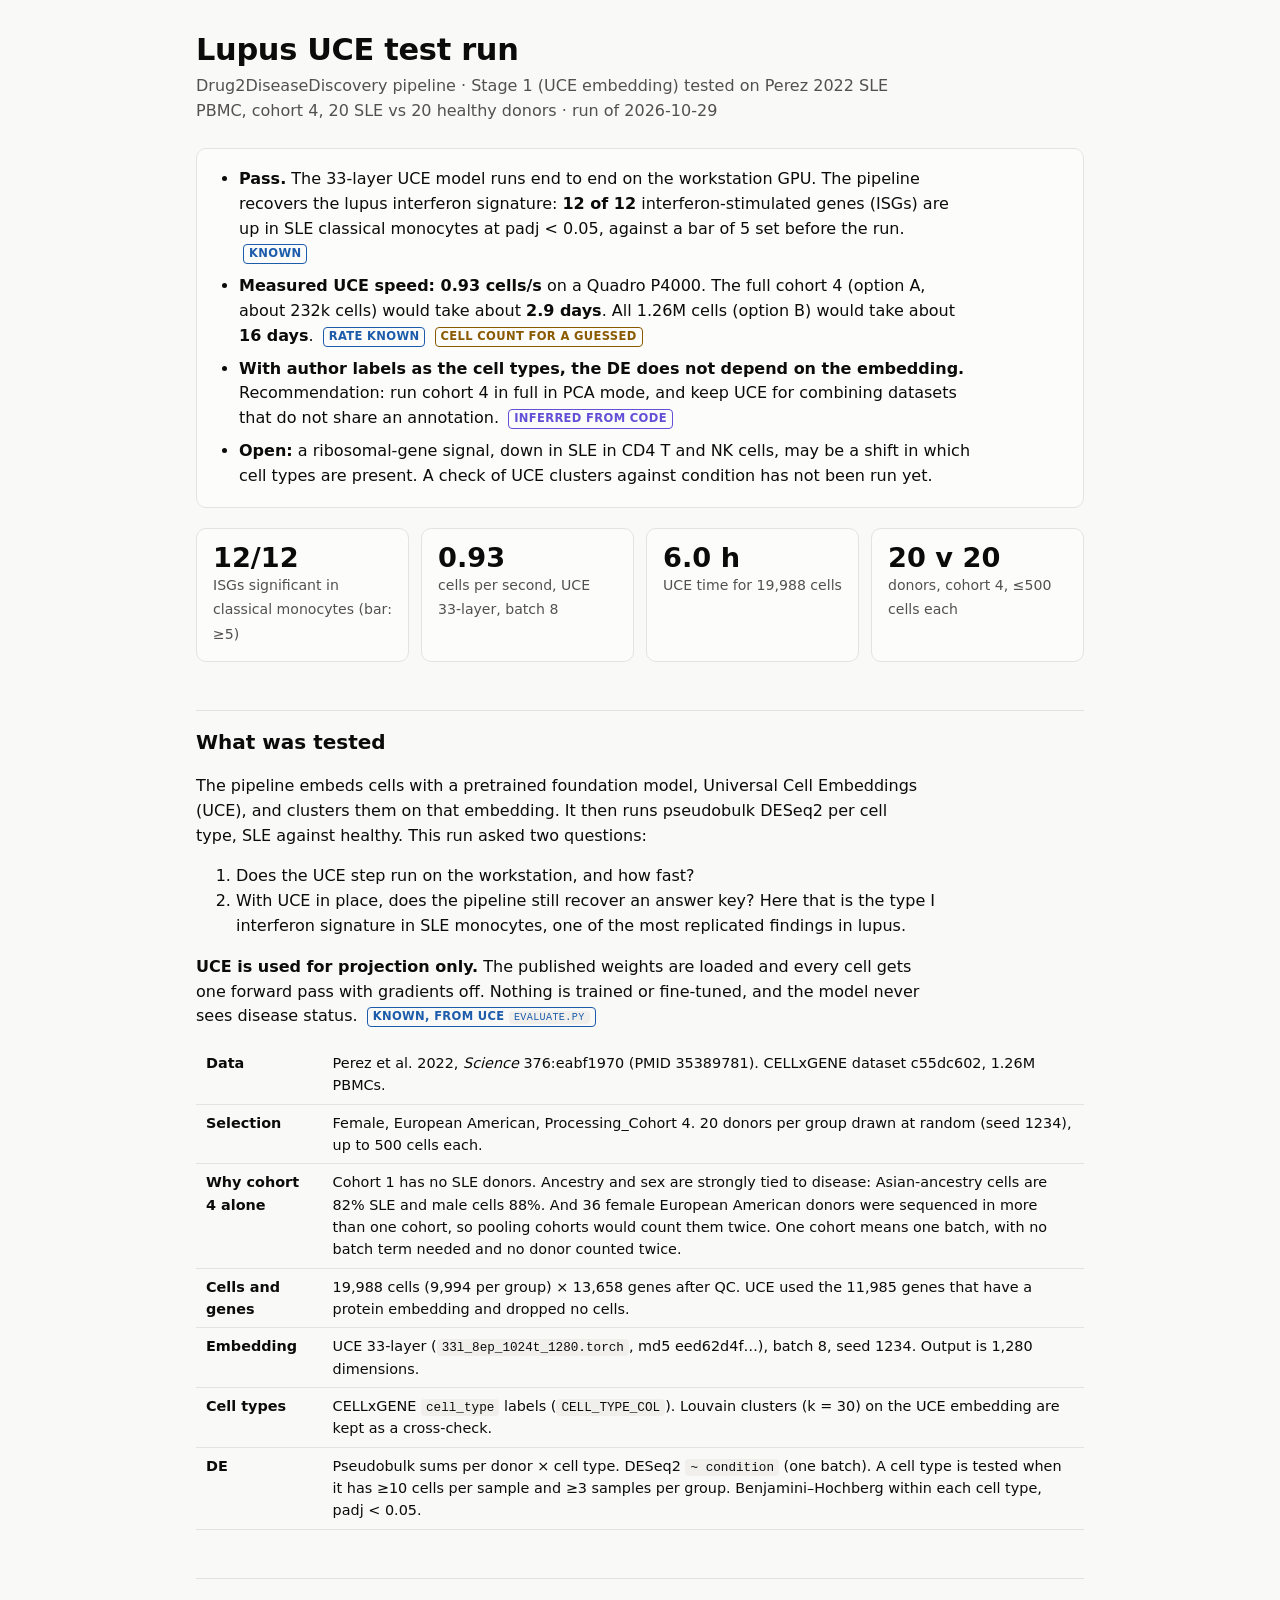
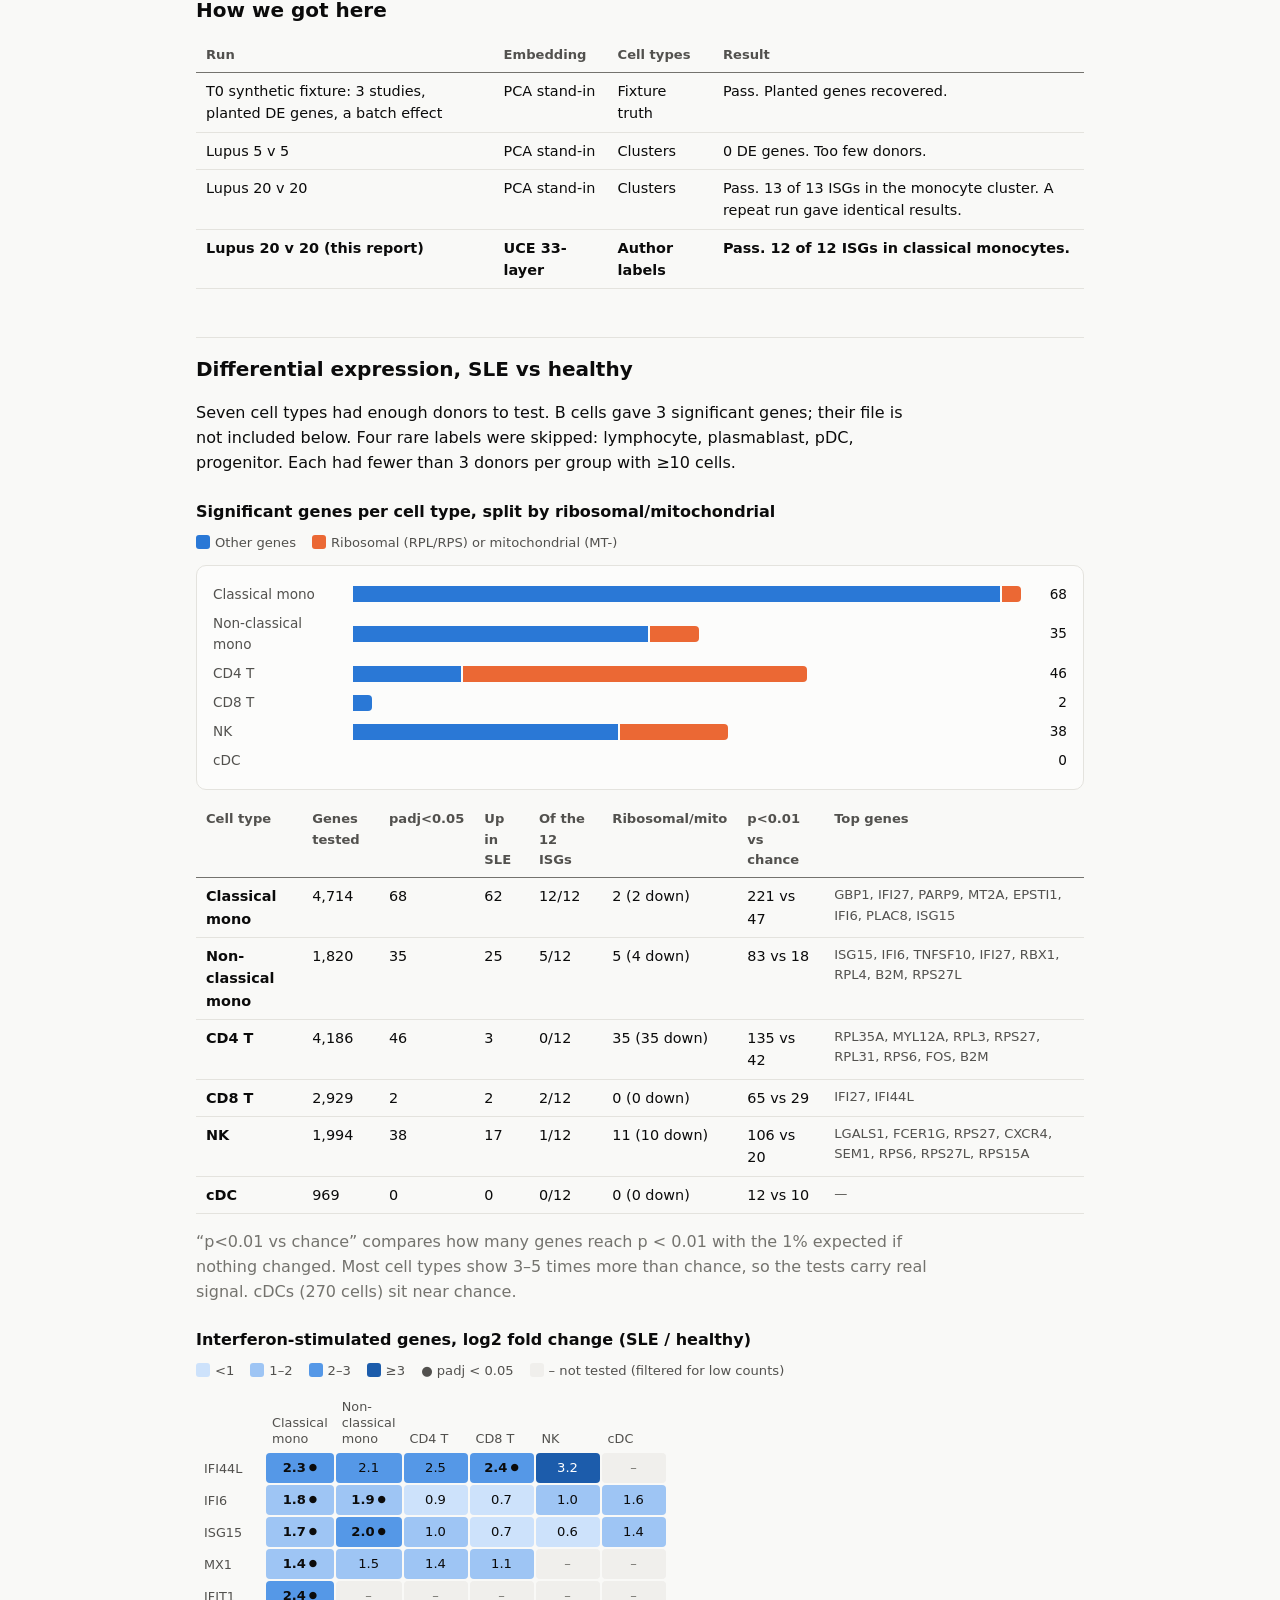
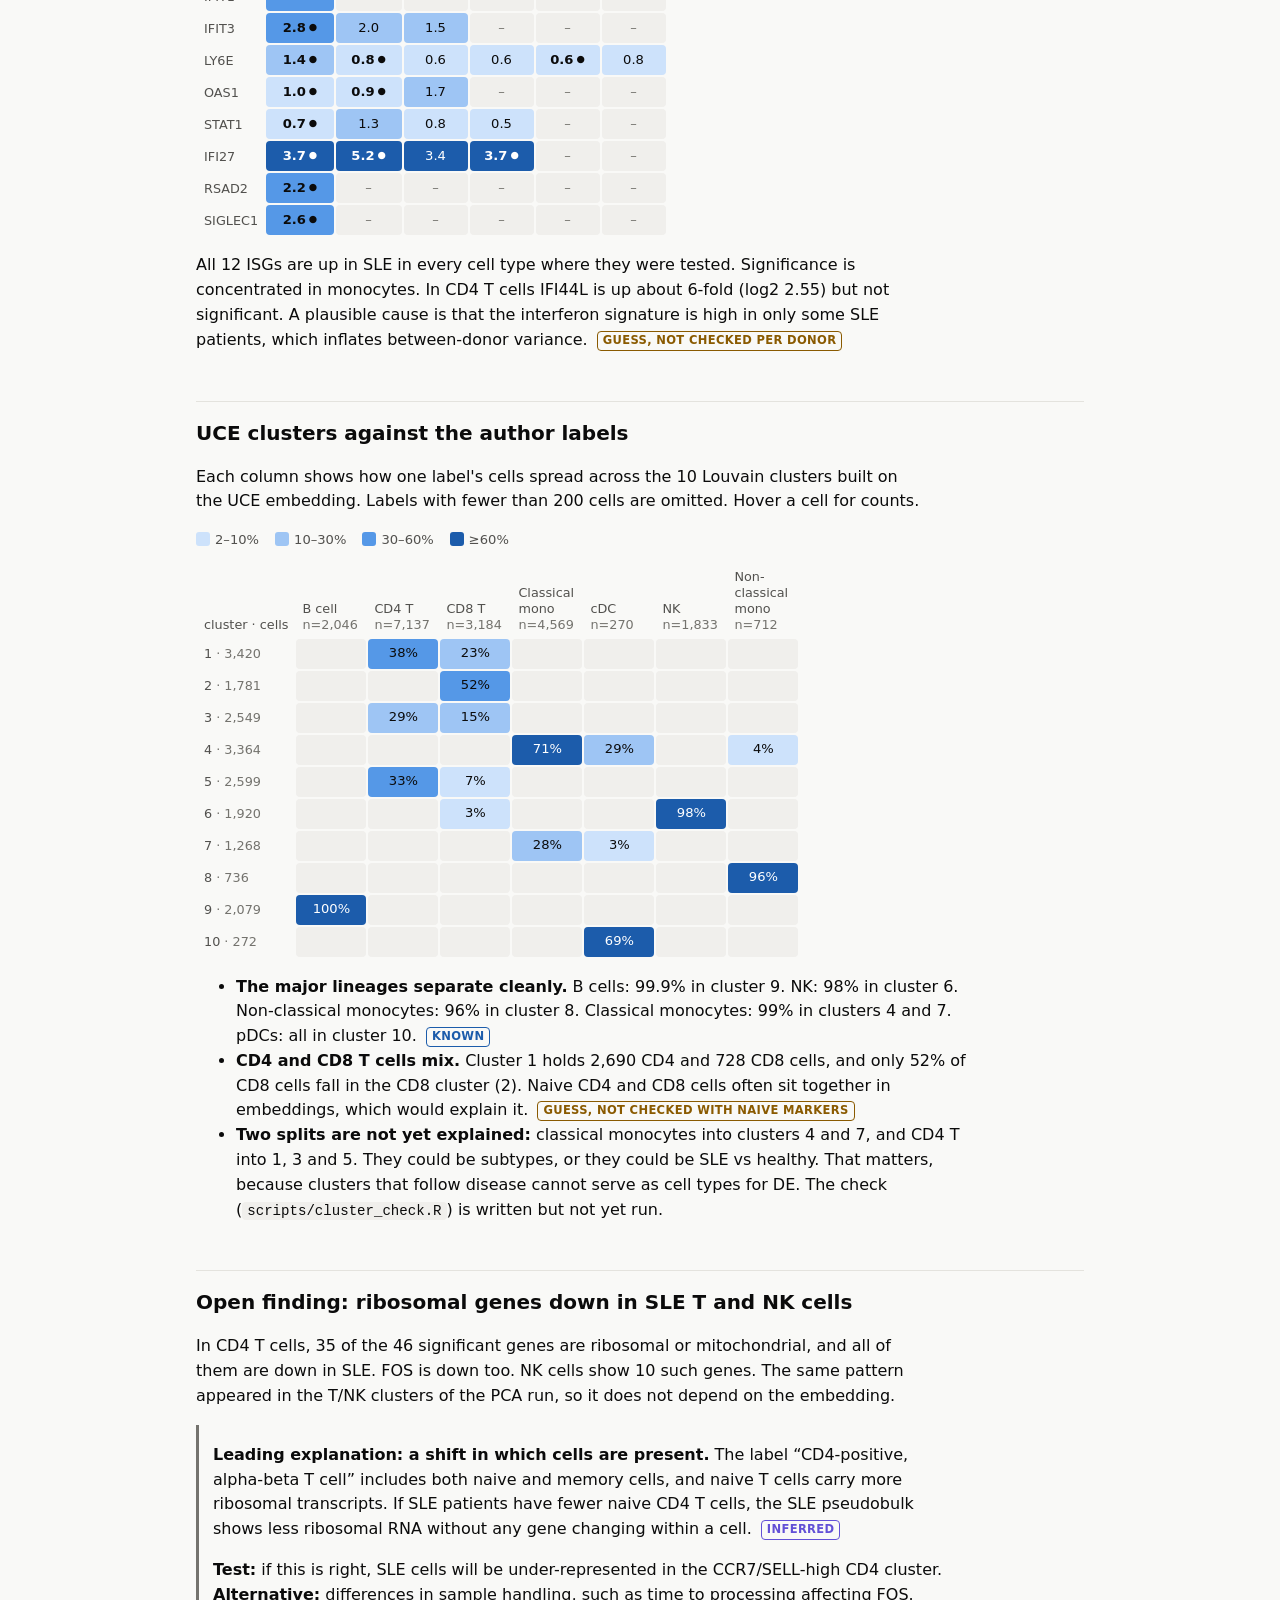
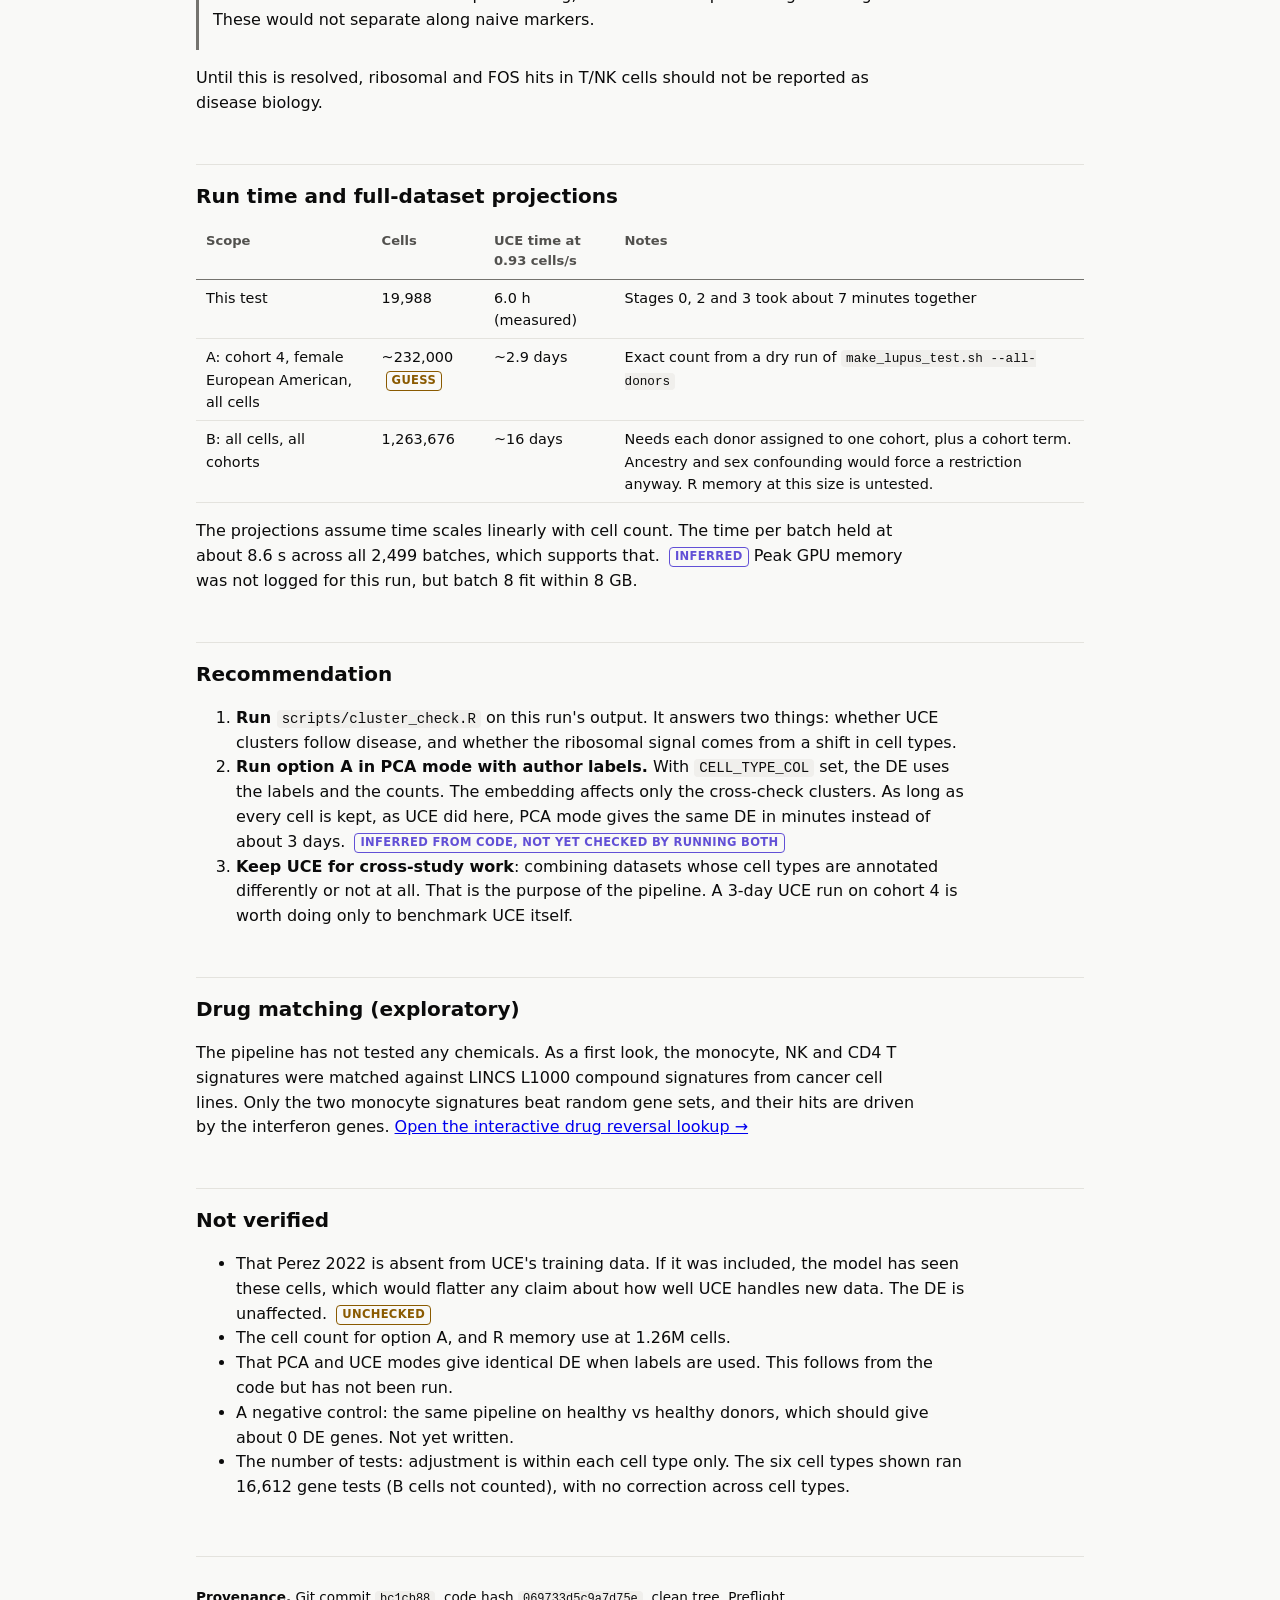
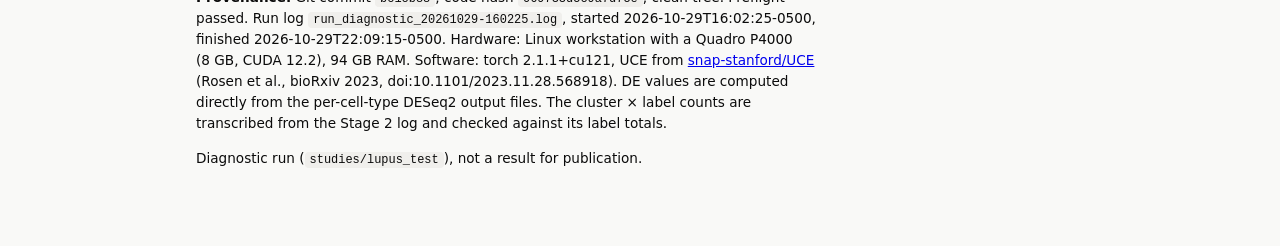
<file: docs/lupus-uce-test.html>
<!doctype html>
<html lang="en">
<head>
<meta charset="utf-8">
<meta name="viewport" content="width=device-width, initial-scale=1">
<title>Lupus UCE Test</title>
<meta name="description" content="Test of the UCE embedding step of the Drug2DiseaseDiscovery pipeline on Perez 2022 lupus PBMC, cohort 4, 20 vs 20 donors.">
<style>
:root {
  --page: #f9f9f7; --surface: #fcfcfb; --ink: #0b0b0b; --ink-2: #52514e; --ink-3: #74736e;
  --rule: #e4e3de; --chip: #f0efec;
  --s1: #cde2fb; --s2: #9ec5f4; --s3: #5598e7; --s4: #1c5cab;
  --s1-ink: #0b0b0b; --s2-ink: #0b0b0b; --s3-ink: #0b0b0b; --s4-ink: #ffffff;
  --series-1: #2a78d6; --series-2: #eb6834;
  --known: #1c5cab; --inferred: #6250d6; --guess: #8a5a00;
}
@media (prefers-color-scheme: dark) {
  :root:not([data-theme="light"]) {
    --page: #0d0d0d; --surface: #1a1a19; --ink: #f0efec; --ink-2: #c3c2b7; --ink-3: #9a998f;
    --rule: #2e2e2b; --chip: #262624;
    --s1: #184f95; --s2: #256abf; --s3: #5598e7; --s4: #9ec5f4;
    --s1-ink: #f0efec; --s2-ink: #ffffff; --s3-ink: #0b0b0b; --s4-ink: #0b0b0b;
    --series-1: #3987e5; --series-2: #d95926;
    --known: #86b6ef; --inferred: #9085e9; --guess: #eda100;
  }
}
:root[data-theme="dark"] {
  --page: #0d0d0d; --surface: #1a1a19; --ink: #f0efec; --ink-2: #c3c2b7; --ink-3: #9a998f;
  --rule: #2e2e2b; --chip: #262624;
  --s1: #184f95; --s2: #256abf; --s3: #5598e7; --s4: #9ec5f4;
  --s1-ink: #f0efec; --s2-ink: #ffffff; --s3-ink: #0b0b0b; --s4-ink: #0b0b0b;
  --series-1: #3987e5; --series-2: #d95926;
  --known: #86b6ef; --inferred: #9085e9; --guess: #eda100;
}
* { box-sizing: border-box; }
body { margin: 0; background: var(--page); color: var(--ink);
  font: 16px/1.55 system-ui, -apple-system, "Segoe UI", Roboto, sans-serif; }
main { max-width: 920px; margin: 0 auto; padding: 32px 16px 64px; }
h1 { font-size: 1.9rem; line-height: 1.2; margin: 0 0 6px; letter-spacing: -0.01em; }
h2 { font-size: 1.25rem; margin: 48px 0 12px; padding-top: 16px; border-top: 1px solid var(--rule); }
h3 { font-size: 1rem; margin: 24px 0 8px; }
p, li { color: var(--ink); max-width: 72ch; }
.sub { color: var(--ink-2); margin: 0 0 24px; }
.muted { color: var(--ink-3); font-weight: 400; }
code { font: 0.88em ui-monospace, SFMono-Regular, Menlo, monospace; background: var(--chip); padding: 1px 5px; border-radius: 4px; }
.summary { background: var(--surface); border: 1px solid var(--rule); border-radius: 10px; padding: 18px 22px; }
.summary ul { margin: 0; padding-left: 20px; }
.summary li + li { margin-top: 8px; }
.tiles { display: grid; grid-template-columns: repeat(auto-fit, minmax(170px, 1fr)); gap: 12px; margin: 20px 0 0; }
.tile { background: var(--surface); border: 1px solid var(--rule); border-radius: 10px; padding: 14px 16px; }
.tile b { display: block; font-size: 1.7rem; line-height: 1.1; font-variant-numeric: tabular-nums; }
.tile span { color: var(--ink-2); font-size: 0.88rem; }
.tag { display: inline-block; font-size: 0.72rem; font-weight: 600; letter-spacing: 0.03em; text-transform: uppercase;
  border: 1px solid currentColor; border-radius: 4px; padding: 0 5px; margin-left: 4px; vertical-align: 1px; }
.tag.k { color: var(--known); } .tag.i { color: var(--inferred); } .tag.g { color: var(--guess); }
.scroll { overflow-x: auto; margin: 12px 0; -webkit-overflow-scrolling: touch; }
table { border-collapse: collapse; font-size: 0.9rem; font-variant-numeric: tabular-nums; }
.plain { width: 100%; }
.plain th, .plain td { text-align: left; padding: 7px 10px; border-bottom: 1px solid var(--rule); vertical-align: top; }
.plain thead th { color: var(--ink-2); font-weight: 600; font-size: 0.82rem; border-bottom: 1px solid var(--ink-3); }
.plain td.genes { color: var(--ink-2); font-size: 0.82rem; min-width: 220px; }
.heat { border-collapse: separate; border-spacing: 2px; }
.heat th { font-weight: 500; font-size: 0.8rem; color: var(--ink-2); padding: 4px 6px; text-align: left; white-space: nowrap; }
.heat thead th { vertical-align: bottom; white-space: normal; min-width: 64px; line-height: 1.25; }
.heat td { width: 64px; height: 30px; text-align: center; border-radius: 4px; font-size: 0.82rem; cursor: default; }
.heat td.s0, .heat td.na { background: var(--chip); color: var(--ink-3); }
.heat td.s1 { background: var(--s1); color: var(--s1-ink); } .heat td.s2 { background: var(--s2); color: var(--s2-ink); }
.heat td.s3 { background: var(--s3); color: var(--s3-ink); } .heat td.s4 { background: var(--s4); color: var(--s4-ink); }
.heat td.sig { font-weight: 700; }
.heat td:hover { outline: 2px solid var(--ink); outline-offset: -1px; }
.dot { font-size: 0.6rem; margin-left: 3px; vertical-align: 2px; }
.clus td { width: 70px; }
.legend { display: flex; flex-wrap: wrap; gap: 6px 16px; align-items: center; font-size: 0.82rem; color: var(--ink-2); margin: 6px 0; }
.sw { display: inline-block; width: 14px; height: 14px; border-radius: 3px; vertical-align: -2px; margin-right: 5px; }
.bars { background: var(--surface); border: 1px solid var(--rule); border-radius: 10px; padding: 14px 16px; margin: 12px 0; }
.brow { display: grid; grid-template-columns: 130px 1fr 36px; align-items: center; gap: 10px; padding: 4px 0; }
.brow:hover .blab { color: var(--ink); font-weight: 600; }
.blab { font-size: 0.85rem; color: var(--ink-2); }
.btrack { display: flex; gap: 2px; height: 16px; }
.bseg { display: block; height: 100%; }
.bseg:first-child { border-radius: 0; } .bseg:last-child { border-radius: 0 4px 4px 0; }
.bseg.other { background: var(--series-1); } .bseg.ribo { background: var(--series-2); }
.bval { font-size: 0.85rem; text-align: right; }
.callout { border-left: 3px solid var(--ink-3); padding: 2px 0 2px 14px; margin: 16px 0; color: var(--ink-2); }
footer { margin-top: 56px; padding-top: 16px; border-top: 1px solid var(--rule); color: var(--ink-3); font-size: 0.85rem; }
@media (max-width: 560px) {
  h1 { font-size: 1.5rem; }
  .brow { grid-template-columns: 96px 1fr 30px; }
}
</style>
</head>
<body>
<main>
<header>
<h1>Lupus UCE test run</h1>
<p class="sub">Drug2DiseaseDiscovery pipeline · Stage 1 (UCE embedding) tested on Perez 2022 SLE PBMC, cohort 4, 20 SLE vs 20 healthy donors · run of 2026-10-29</p>
</header>

<section class="summary" aria-label="Summary">
<ul>
<li><strong>Pass.</strong> The 33-layer UCE model runs end to end on the workstation GPU. The pipeline recovers the lupus interferon signature: <strong>12 of 12</strong> interferon-stimulated genes (ISGs) are up in SLE classical monocytes at padj&nbsp;&lt;&nbsp;0.05, against a bar of 5 set before the run. <span class="tag k">Known</span></li>
<li><strong>Measured UCE speed: 0.93 cells/s</strong> on a Quadro P4000. The full cohort 4 (option A, about 232k cells) would take about <strong>2.9 days</strong>. All 1.26M cells (option B) would take about <strong>16 days</strong>. <span class="tag k">Rate known</span> <span class="tag g">cell count for A guessed</span></li>
<li><strong>With author labels as the cell types, the DE does not depend on the embedding.</strong> Recommendation: run cohort 4 in full in PCA mode, and keep UCE for combining datasets that do not share an annotation. <span class="tag i">Inferred from code</span></li>
<li><strong>Open:</strong> a ribosomal-gene signal, down in SLE in CD4 T and NK cells, may be a shift in which cell types are present. A check of UCE clusters against condition has not been run yet.</li>
</ul>
</section>

<div class="tiles">
<div class="tile"><b>12/12</b><span>ISGs significant in classical monocytes (bar: ≥5)</span></div>
<div class="tile"><b>0.93</b><span>cells per second, UCE 33-layer, batch 8</span></div>
<div class="tile"><b>6.0 h</b><span>UCE time for 19,988 cells</span></div>
<div class="tile"><b>20 v 20</b><span>donors, cohort 4, ≤500 cells each</span></div>
</div>

<h2>What was tested</h2>
<p>The pipeline embeds cells with a pretrained foundation model, Universal Cell Embeddings (UCE), and clusters them on that embedding. It then runs pseudobulk DESeq2 per cell type, SLE against healthy. This run asked two questions:</p>
<ol>
<li>Does the UCE step run on the workstation, and how fast?</li>
<li>With UCE in place, does the pipeline still recover an answer key? Here that is the type I interferon signature in SLE monocytes, one of the most replicated findings in lupus.</li>
</ol>
<p><strong>UCE is used for projection only.</strong> The published weights are loaded and every cell gets one forward pass with gradients off. Nothing is trained or fine-tuned, and the model never sees disease status. <span class="tag k">Known, from UCE <code>evaluate.py</code></span></p>
<div class="scroll"><table class="plain">
<tbody>
<tr><th scope="row">Data</th><td>Perez et al. 2022, <i>Science</i> 376:eabf1970 (PMID 35389781). CELLxGENE dataset c55dc602, 1.26M PBMCs.</td></tr>
<tr><th scope="row">Selection</th><td>Female, European American, Processing_Cohort 4. 20 donors per group drawn at random (seed 1234), up to 500 cells each.</td></tr>
<tr><th scope="row">Why cohort 4 alone</th><td>Cohort 1 has no SLE donors. Ancestry and sex are strongly tied to disease: Asian-ancestry cells are 82% SLE and male cells 88%. And 36 female European American donors were sequenced in more than one cohort, so pooling cohorts would count them twice. One cohort means one batch, with no batch term needed and no donor counted twice.</td></tr>
<tr><th scope="row">Cells and genes</th><td>19,988 cells (9,994 per group) × 13,658 genes after QC. UCE used the 11,985 genes that have a protein embedding and dropped no cells.</td></tr>
<tr><th scope="row">Embedding</th><td>UCE 33-layer (<code>33l_8ep_1024t_1280.torch</code>, md5 eed62d4f…), batch 8, seed 1234. Output is 1,280 dimensions.</td></tr>
<tr><th scope="row">Cell types</th><td>CELLxGENE <code>cell_type</code> labels (<code>CELL_TYPE_COL</code>). Louvain clusters (k = 30) on the UCE embedding are kept as a cross-check.</td></tr>
<tr><th scope="row">DE</th><td>Pseudobulk sums per donor × cell type. DESeq2 <code>~ condition</code> (one batch). A cell type is tested when it has ≥10 cells per sample and ≥3 samples per group. Benjamini–Hochberg within each cell type, padj &lt; 0.05.</td></tr>
</tbody></table></div>

<h2>How we got here</h2>
<div class="scroll"><table class="plain">
<thead><tr><th>Run</th><th>Embedding</th><th>Cell types</th><th>Result</th></tr></thead>
<tbody>
<tr><td>T0 synthetic fixture: 3 studies, planted DE genes, a batch effect</td><td>PCA stand-in</td><td>Fixture truth</td><td>Pass. Planted genes recovered.</td></tr>
<tr><td>Lupus 5 v 5</td><td>PCA stand-in</td><td>Clusters</td><td>0 DE genes. Too few donors.</td></tr>
<tr><td>Lupus 20 v 20</td><td>PCA stand-in</td><td>Clusters</td><td>Pass. 13 of 13 ISGs in the monocyte cluster. A repeat run gave identical results.</td></tr>
<tr><td><strong>Lupus 20 v 20 (this report)</strong></td><td><strong>UCE 33-layer</strong></td><td><strong>Author labels</strong></td><td><strong>Pass. 12 of 12 ISGs in classical monocytes.</strong></td></tr>
</tbody></table></div>

<h2>Differential expression, SLE vs healthy</h2>
<p>Seven cell types had enough donors to test. B cells gave 3 significant genes; their file is not included below. Four rare labels were skipped: lymphocyte, plasmablast, pDC, progenitor. Each had fewer than 3 donors per group with ≥10 cells.</p>

<h3>Significant genes per cell type, split by ribosomal/mitochondrial</h3>
<div class="legend" role="list">
<span role="listitem"><span class="sw" style="background:var(--series-1)"></span>Other genes</span>
<span role="listitem"><span class="sw" style="background:var(--series-2)"></span>Ribosomal (RPL/RPS) or mitochondrial (MT-)</span>
</div>
<div class="bars" role="img" aria-label="Bar chart of significant DE genes per cell type; the table below gives the values"><div class='brow' title='Classical mono: 68 genes at padj&lt;0.05, 2 ribosomal/mito'><span class='blab'>Classical mono</span><span class='btrack'><span class="bseg other" style="width:97.1%"></span><span class="bseg ribo" style="width:2.9%"></span></span><span class='bval'>68</span></div><div class='brow' title='Non-classical mono: 35 genes at padj&lt;0.05, 5 ribosomal/mito'><span class='blab'>Non-classical mono</span><span class='btrack'><span class="bseg other" style="width:44.1%"></span><span class="bseg ribo" style="width:7.4%"></span></span><span class='bval'>35</span></div><div class='brow' title='CD4 T: 46 genes at padj&lt;0.05, 35 ribosomal/mito'><span class='blab'>CD4 T</span><span class='btrack'><span class="bseg other" style="width:16.2%"></span><span class="bseg ribo" style="width:51.5%"></span></span><span class='bval'>46</span></div><div class='brow' title='CD8 T: 2 genes at padj&lt;0.05, 0 ribosomal/mito'><span class='blab'>CD8 T</span><span class='btrack'><span class="bseg other" style="width:2.9%"></span></span><span class='bval'>2</span></div><div class='brow' title='NK: 38 genes at padj&lt;0.05, 11 ribosomal/mito'><span class='blab'>NK</span><span class='btrack'><span class="bseg other" style="width:39.7%"></span><span class="bseg ribo" style="width:16.2%"></span></span><span class='bval'>38</span></div><div class='brow' title='cDC: 0 genes at padj&lt;0.05, 0 ribosomal/mito'><span class='blab'>cDC</span><span class='btrack'></span><span class='bval'>0</span></div></div>
<div class="scroll"><table class='plain'><thead><tr><th>Cell type</th><th>Genes tested</th><th>padj&lt;0.05</th><th>Up in SLE</th><th>Of the 12 ISGs</th><th>Ribosomal/mito</th><th>p&lt;0.01 vs chance</th><th>Top genes</th></tr></thead><tbody><tr><th scope='row'>Classical mono</th><td>4,714</td><td>68</td><td>62</td><td>12/12</td><td>2 (2 down)</td><td>221 vs 47</td><td class='genes'>GBP1, IFI27, PARP9, MT2A, EPSTI1, IFI6, PLAC8, ISG15</td></tr><tr><th scope='row'>Non-classical mono</th><td>1,820</td><td>35</td><td>25</td><td>5/12</td><td>5 (4 down)</td><td>83 vs 18</td><td class='genes'>ISG15, IFI6, TNFSF10, IFI27, RBX1, RPL4, B2M, RPS27L</td></tr><tr><th scope='row'>CD4 T</th><td>4,186</td><td>46</td><td>3</td><td>0/12</td><td>35 (35 down)</td><td>135 vs 42</td><td class='genes'>RPL35A, MYL12A, RPL3, RPS27, RPL31, RPS6, FOS, B2M</td></tr><tr><th scope='row'>CD8 T</th><td>2,929</td><td>2</td><td>2</td><td>2/12</td><td>0 (0 down)</td><td>65 vs 29</td><td class='genes'>IFI27, IFI44L</td></tr><tr><th scope='row'>NK</th><td>1,994</td><td>38</td><td>17</td><td>1/12</td><td>11 (10 down)</td><td>106 vs 20</td><td class='genes'>LGALS1, FCER1G, RPS27, CXCR4, SEM1, RPS6, RPS27L, RPS15A</td></tr><tr><th scope='row'>cDC</th><td>969</td><td>0</td><td>0</td><td>0/12</td><td>0 (0 down)</td><td>12 vs 10</td><td class='genes'>—</td></tr></tbody></table></div>
<p class="muted">“p&lt;0.01 vs chance” compares how many genes reach p&nbsp;&lt;&nbsp;0.01 with the 1% expected if nothing changed. Most cell types show 3–5 times more than chance, so the tests carry real signal. cDCs (270 cells) sit near chance.</p>

<h3>Interferon-stimulated genes, log2 fold change (SLE / healthy)</h3>
<div class="legend">
<span><span class="sw" style="background:var(--s1)"></span>&lt;1</span>
<span><span class="sw" style="background:var(--s2)"></span>1–2</span>
<span><span class="sw" style="background:var(--s3)"></span>2–3</span>
<span><span class="sw" style="background:var(--s4)"></span>≥3</span>
<span><b>●</b> padj &lt; 0.05</span>
<span><span class="sw" style="background:var(--chip)"></span>– not tested (filtered for low counts)</span>
</div>
<div class="scroll"><table class='heat'><thead><tr><th></th><th scope='col'>Classical mono</th><th scope='col'>Non-classical mono</th><th scope='col'>CD4 T</th><th scope='col'>CD8 T</th><th scope='col'>NK</th><th scope='col'>cDC</th></tr></thead><tbody><tr><th scope='row'>IFI44L</th><td class='s3 sig' title='IFI44L in Classical mono: log2FC 2.31, padj 0.00065'>2.3<span class="dot" aria-label="significant">●</span></td><td class='s3' title='IFI44L in Non-classical mono: log2FC 2.15, padj nan'>2.1</td><td class='s3' title='IFI44L in CD4 T: log2FC 2.55, padj nan'>2.5</td><td class='s3 sig' title='IFI44L in CD8 T: log2FC 2.43, padj 0.013'>2.4<span class="dot" aria-label="significant">●</span></td><td class='s4' title='IFI44L in NK: log2FC 3.22, padj nan'>3.2</td><td class='na' title='not tested (filtered: low counts)'>–</td></tr><tr><th scope='row'>IFI6</th><td class='s2 sig' title='IFI6 in Classical mono: log2FC 1.83, padj 0.00041'>1.8<span class="dot" aria-label="significant">●</span></td><td class='s2 sig' title='IFI6 in Non-classical mono: log2FC 1.93, padj 0.00059'>1.9<span class="dot" aria-label="significant">●</span></td><td class='s1' title='IFI6 in CD4 T: log2FC 0.93, padj nan'>0.9</td><td class='s1' title='IFI6 in CD8 T: log2FC 0.69, padj 0.22'>0.7</td><td class='s2' title='IFI6 in NK: log2FC 1.03, padj nan'>1.0</td><td class='s2' title='IFI6 in cDC: log2FC 1.64, padj 0.95'>1.6</td></tr><tr><th scope='row'>ISG15</th><td class='s2 sig' title='ISG15 in Classical mono: log2FC 1.72, padj 0.00049'>1.7<span class="dot" aria-label="significant">●</span></td><td class='s3 sig' title='ISG15 in Non-classical mono: log2FC 2.00, padj 0.00031'>2.0<span class="dot" aria-label="significant">●</span></td><td class='s2' title='ISG15 in CD4 T: log2FC 1.04, padj nan'>1.0</td><td class='s1' title='ISG15 in CD8 T: log2FC 0.70, padj 0.2'>0.7</td><td class='s1' title='ISG15 in NK: log2FC 0.58, padj 0.15'>0.6</td><td class='s2' title='ISG15 in cDC: log2FC 1.42, padj 0.95'>1.4</td></tr><tr><th scope='row'>MX1</th><td class='s2 sig' title='MX1 in Classical mono: log2FC 1.36, padj 0.036'>1.4<span class="dot" aria-label="significant">●</span></td><td class='s2' title='MX1 in Non-classical mono: log2FC 1.55, padj nan'>1.5</td><td class='s2' title='MX1 in CD4 T: log2FC 1.35, padj nan'>1.4</td><td class='s2' title='MX1 in CD8 T: log2FC 1.07, padj 0.44'>1.1</td><td class='na' title='not tested (filtered: low counts)'>–</td><td class='na' title='not tested (filtered: low counts)'>–</td></tr><tr><th scope='row'>IFIT1</th><td class='s3 sig' title='IFIT1 in Classical mono: log2FC 2.42, padj 0.0095'>2.4<span class="dot" aria-label="significant">●</span></td><td class='na' title='not tested (filtered: low counts)'>–</td><td class='na' title='not tested (filtered: low counts)'>–</td><td class='na' title='not tested (filtered: low counts)'>–</td><td class='na' title='not tested (filtered: low counts)'>–</td><td class='na' title='not tested (filtered: low counts)'>–</td></tr><tr><th scope='row'>IFIT3</th><td class='s3 sig' title='IFIT3 in Classical mono: log2FC 2.75, padj 0.00061'>2.8<span class="dot" aria-label="significant">●</span></td><td class='s2' title='IFIT3 in Non-classical mono: log2FC 1.97, padj nan'>2.0</td><td class='s2' title='IFIT3 in CD4 T: log2FC 1.48, padj nan'>1.5</td><td class='na' title='not tested (filtered: low counts)'>–</td><td class='na' title='not tested (filtered: low counts)'>–</td><td class='na' title='not tested (filtered: low counts)'>–</td></tr><tr><th scope='row'>LY6E</th><td class='s2 sig' title='LY6E in Classical mono: log2FC 1.40, padj 0.0013'>1.4<span class="dot" aria-label="significant">●</span></td><td class='s1 sig' title='LY6E in Non-classical mono: log2FC 0.83, padj 0.018'>0.8<span class="dot" aria-label="significant">●</span></td><td class='s1' title='LY6E in CD4 T: log2FC 0.62, padj nan'>0.6</td><td class='s1' title='LY6E in CD8 T: log2FC 0.56, padj 0.2'>0.6</td><td class='s1 sig' title='LY6E in NK: log2FC 0.58, padj 0.017'>0.6<span class="dot" aria-label="significant">●</span></td><td class='s1' title='LY6E in cDC: log2FC 0.79, padj 0.95'>0.8</td></tr><tr><th scope='row'>OAS1</th><td class='s1 sig' title='OAS1 in Classical mono: log2FC 0.98, padj 0.018'>1.0<span class="dot" aria-label="significant">●</span></td><td class='s1 sig' title='OAS1 in Non-classical mono: log2FC 0.89, padj 0.015'>0.9<span class="dot" aria-label="significant">●</span></td><td class='s2' title='OAS1 in CD4 T: log2FC 1.68, padj nan'>1.7</td><td class='na' title='not tested (filtered: low counts)'>–</td><td class='na' title='not tested (filtered: low counts)'>–</td><td class='na' title='not tested (filtered: low counts)'>–</td></tr><tr><th scope='row'>STAT1</th><td class='s1 sig' title='STAT1 in Classical mono: log2FC 0.68, padj 0.024'>0.7<span class="dot" aria-label="significant">●</span></td><td class='s2' title='STAT1 in Non-classical mono: log2FC 1.26, padj nan'>1.3</td><td class='s1' title='STAT1 in CD4 T: log2FC 0.76, padj nan'>0.8</td><td class='s1' title='STAT1 in CD8 T: log2FC 0.46, padj 0.67'>0.5</td><td class='na' title='not tested (filtered: low counts)'>–</td><td class='na' title='not tested (filtered: low counts)'>–</td></tr><tr><th scope='row'>IFI27</th><td class='s4 sig' title='IFI27 in Classical mono: log2FC 3.74, padj 7e-05'>3.7<span class="dot" aria-label="significant">●</span></td><td class='s4 sig' title='IFI27 in Non-classical mono: log2FC 5.20, padj 0.00059'>5.2<span class="dot" aria-label="significant">●</span></td><td class='s4' title='IFI27 in CD4 T: log2FC 3.40, padj nan'>3.4</td><td class='s4 sig' title='IFI27 in CD8 T: log2FC 3.66, padj 0.0039'>3.7<span class="dot" aria-label="significant">●</span></td><td class='na' title='not tested (filtered: low counts)'>–</td><td class='na' title='not tested (filtered: low counts)'>–</td></tr><tr><th scope='row'>RSAD2</th><td class='s3 sig' title='RSAD2 in Classical mono: log2FC 2.16, padj 0.0027'>2.2<span class="dot" aria-label="significant">●</span></td><td class='na' title='not tested (filtered: low counts)'>–</td><td class='na' title='not tested (filtered: low counts)'>–</td><td class='na' title='not tested (filtered: low counts)'>–</td><td class='na' title='not tested (filtered: low counts)'>–</td><td class='na' title='not tested (filtered: low counts)'>–</td></tr><tr><th scope='row'>SIGLEC1</th><td class='s3 sig' title='SIGLEC1 in Classical mono: log2FC 2.56, padj 0.0062'>2.6<span class="dot" aria-label="significant">●</span></td><td class='na' title='not tested (filtered: low counts)'>–</td><td class='na' title='not tested (filtered: low counts)'>–</td><td class='na' title='not tested (filtered: low counts)'>–</td><td class='na' title='not tested (filtered: low counts)'>–</td><td class='na' title='not tested (filtered: low counts)'>–</td></tr></tbody></table></div>
<p>All 12 ISGs are up in SLE in every cell type where they were tested. Significance is concentrated in monocytes. In CD4 T cells IFI44L is up about 6-fold (log2 2.55) but not significant. A plausible cause is that the interferon signature is high in only some SLE patients, which inflates between-donor variance. <span class="tag g">Guess, not checked per donor</span></p>

<h2>UCE clusters against the author labels</h2>
<p>Each column shows how one label's cells spread across the 10 Louvain clusters built on the UCE embedding. Labels with fewer than 200 cells are omitted. Hover a cell for counts.</p>
<div class="legend">
<span><span class="sw" style="background:var(--s1)"></span>2–10%</span>
<span><span class="sw" style="background:var(--s2)"></span>10–30%</span>
<span><span class="sw" style="background:var(--s3)"></span>30–60%</span>
<span><span class="sw" style="background:var(--s4)"></span>≥60%</span>
</div>
<div class="scroll"><table class='heat clus'><thead><tr><th>cluster · cells</th><th scope='col'>B cell<br><span class='muted'>n=2,046</span></th><th scope='col'>CD4 T<br><span class='muted'>n=7,137</span></th><th scope='col'>CD8 T<br><span class='muted'>n=3,184</span></th><th scope='col'>Classical mono<br><span class='muted'>n=4,569</span></th><th scope='col'>cDC<br><span class='muted'>n=270</span></th><th scope='col'>NK<br><span class='muted'>n=1,833</span></th><th scope='col'>Non-classical mono<br><span class='muted'>n=712</span></th></tr></thead><tbody><tr><th scope='row'>1<span class='muted'> · 3,420</span></th><td class='s0' title='cluster 1: 1 of 2,046 B cell cells'></td><td class='s3' title='cluster 1: 2,690 of 7,137 CD4 T cells'>38%</td><td class='s2' title='cluster 1: 728 of 3,184 CD8 T cells'>23%</td><td class='s0' title='cluster 1: 0 of 4,569 Classical mono cells'></td><td class='s0' title='cluster 1: 0 of 270 cDC cells'></td><td class='s0' title='cluster 1: 0 of 1,833 NK cells'></td><td class='s0' title='cluster 1: 0 of 712 Non-classical mono cells'></td></tr><tr><th scope='row'>2<span class='muted'> · 1,781</span></th><td class='s0' title='cluster 2: 0 of 2,046 B cell cells'></td><td class='s0' title='cluster 2: 48 of 7,137 CD4 T cells'></td><td class='s3' title='cluster 2: 1,664 of 3,184 CD8 T cells'>52%</td><td class='s0' title='cluster 2: 0 of 4,569 Classical mono cells'></td><td class='s0' title='cluster 2: 0 of 270 cDC cells'></td><td class='s0' title='cluster 2: 30 of 1,833 NK cells'></td><td class='s0' title='cluster 2: 0 of 712 Non-classical mono cells'></td></tr><tr><th scope='row'>3<span class='muted'> · 2,549</span></th><td class='s0' title='cluster 3: 0 of 2,046 B cell cells'></td><td class='s2' title='cluster 3: 2,050 of 7,137 CD4 T cells'>29%</td><td class='s2' title='cluster 3: 489 of 3,184 CD8 T cells'>15%</td><td class='s0' title='cluster 3: 0 of 4,569 Classical mono cells'></td><td class='s0' title='cluster 3: 0 of 270 cDC cells'></td><td class='s0' title='cluster 3: 8 of 1,833 NK cells'></td><td class='s0' title='cluster 3: 0 of 712 Non-classical mono cells'></td></tr><tr><th scope='row'>4<span class='muted'> · 3,364</span></th><td class='s0' title='cluster 4: 0 of 2,046 B cell cells'></td><td class='s0' title='cluster 4: 1 of 7,137 CD4 T cells'></td><td class='s0' title='cluster 4: 0 of 3,184 CD8 T cells'></td><td class='s4' title='cluster 4: 3,259 of 4,569 Classical mono cells'>71%</td><td class='s2' title='cluster 4: 78 of 270 cDC cells'>29%</td><td class='s0' title='cluster 4: 0 of 1,833 NK cells'></td><td class='s1' title='cluster 4: 25 of 712 Non-classical mono cells'>4%</td></tr><tr><th scope='row'>5<span class='muted'> · 2,599</span></th><td class='s0' title='cluster 5: 0 of 2,046 B cell cells'></td><td class='s3' title='cluster 5: 2,339 of 7,137 CD4 T cells'>33%</td><td class='s1' title='cluster 5: 216 of 3,184 CD8 T cells'>7%</td><td class='s0' title='cluster 5: 0 of 4,569 Classical mono cells'></td><td class='s0' title='cluster 5: 0 of 270 cDC cells'></td><td class='s0' title='cluster 5: 1 of 1,833 NK cells'></td><td class='s0' title='cluster 5: 0 of 712 Non-classical mono cells'></td></tr><tr><th scope='row'>6<span class='muted'> · 1,920</span></th><td class='s0' title='cluster 6: 0 of 2,046 B cell cells'></td><td class='s0' title='cluster 6: 4 of 7,137 CD4 T cells'></td><td class='s1' title='cluster 6: 87 of 3,184 CD8 T cells'>3%</td><td class='s0' title='cluster 6: 0 of 4,569 Classical mono cells'></td><td class='s0' title='cluster 6: 0 of 270 cDC cells'></td><td class='s4' title='cluster 6: 1,793 of 1,833 NK cells'>98%</td><td class='s0' title='cluster 6: 0 of 712 Non-classical mono cells'></td></tr><tr><th scope='row'>7<span class='muted'> · 1,268</span></th><td class='s0' title='cluster 7: 0 of 2,046 B cell cells'></td><td class='s0' title='cluster 7: 0 of 7,137 CD4 T cells'></td><td class='s0' title='cluster 7: 0 of 3,184 CD8 T cells'></td><td class='s2' title='cluster 7: 1,257 of 4,569 Classical mono cells'>28%</td><td class='s1' title='cluster 7: 7 of 270 cDC cells'>3%</td><td class='s0' title='cluster 7: 0 of 1,833 NK cells'></td><td class='s0' title='cluster 7: 4 of 712 Non-classical mono cells'></td></tr><tr><th scope='row'>8<span class='muted'> · 736</span></th><td class='s0' title='cluster 8: 0 of 2,046 B cell cells'></td><td class='s0' title='cluster 8: 1 of 7,137 CD4 T cells'></td><td class='s0' title='cluster 8: 0 of 3,184 CD8 T cells'></td><td class='s0' title='cluster 8: 51 of 4,569 Classical mono cells'></td><td class='s0' title='cluster 8: 0 of 270 cDC cells'></td><td class='s0' title='cluster 8: 1 of 1,833 NK cells'></td><td class='s4' title='cluster 8: 682 of 712 Non-classical mono cells'>96%</td></tr><tr><th scope='row'>9<span class='muted'> · 2,079</span></th><td class='s4' title='cluster 9: 2,045 of 2,046 B cell cells'>100%</td><td class='s0' title='cluster 9: 3 of 7,137 CD4 T cells'></td><td class='s0' title='cluster 9: 0 of 3,184 CD8 T cells'></td><td class='s0' title='cluster 9: 1 of 4,569 Classical mono cells'></td><td class='s0' title='cluster 9: 0 of 270 cDC cells'></td><td class='s0' title='cluster 9: 0 of 1,833 NK cells'></td><td class='s0' title='cluster 9: 1 of 712 Non-classical mono cells'></td></tr><tr><th scope='row'>10<span class='muted'> · 272</span></th><td class='s0' title='cluster 10: 0 of 2,046 B cell cells'></td><td class='s0' title='cluster 10: 1 of 7,137 CD4 T cells'></td><td class='s0' title='cluster 10: 0 of 3,184 CD8 T cells'></td><td class='s0' title='cluster 10: 1 of 4,569 Classical mono cells'></td><td class='s4' title='cluster 10: 185 of 270 cDC cells'>69%</td><td class='s0' title='cluster 10: 0 of 1,833 NK cells'></td><td class='s0' title='cluster 10: 0 of 712 Non-classical mono cells'></td></tr></tbody></table></div>
<ul>
<li><strong>The major lineages separate cleanly.</strong> B cells: 99.9% in cluster 9. NK: 98% in cluster 6. Non-classical monocytes: 96% in cluster 8. Classical monocytes: 99% in clusters 4 and 7. pDCs: all in cluster 10. <span class="tag k">Known</span></li>
<li><strong>CD4 and CD8 T cells mix.</strong> Cluster 1 holds 2,690 CD4 and 728 CD8 cells, and only 52% of CD8 cells fall in the CD8 cluster (2). Naive CD4 and CD8 cells often sit together in embeddings, which would explain it. <span class="tag g">Guess, not checked with naive markers</span></li>
<li><strong>Two splits are not yet explained:</strong> classical monocytes into clusters 4 and 7, and CD4 T into 1, 3 and 5. They could be subtypes, or they could be SLE vs healthy. That matters, because clusters that follow disease cannot serve as cell types for DE. The check (<code>scripts/cluster_check.R</code>) is written but not yet run.</li>
</ul>

<h2>Open finding: ribosomal genes down in SLE T and NK cells</h2>
<p>In CD4 T cells, 35 of the 46 significant genes are ribosomal or mitochondrial, and all of them are down in SLE. FOS is down too. NK cells show 10 such genes. The same pattern appeared in the T/NK clusters of the PCA run, so it does not depend on the embedding.</p>
<div class="callout">
<p><strong>Leading explanation: a shift in which cells are present.</strong> The label “CD4-positive, alpha-beta T cell” includes both naive and memory cells, and naive T cells carry more ribosomal transcripts. If SLE patients have fewer naive CD4 T cells, the SLE pseudobulk shows less ribosomal RNA without any gene changing within a cell. <span class="tag i">Inferred</span></p>
<p><strong>Test:</strong> if this is right, SLE cells will be under-represented in the CCR7/SELL-high CD4 cluster. <strong>Alternative:</strong> differences in sample handling, such as time to processing affecting FOS. These would not separate along naive markers.</p>
</div>
<p>Until this is resolved, ribosomal and FOS hits in T/NK cells should not be reported as disease biology.</p>

<h2>Run time and full-dataset projections</h2>
<div class="scroll"><table class="plain">
<thead><tr><th>Scope</th><th>Cells</th><th>UCE time at 0.93 cells/s</th><th>Notes</th></tr></thead>
<tbody>
<tr><td>This test</td><td>19,988</td><td>6.0 h (measured)</td><td>Stages 0, 2 and 3 took about 7 minutes together</td></tr>
<tr><td>A: cohort 4, female European American, all cells</td><td>~232,000 <span class="tag g">Guess</span></td><td>~2.9 days</td><td>Exact count from a dry run of <code>make_lupus_test.sh --all-donors</code></td></tr>
<tr><td>B: all cells, all cohorts</td><td>1,263,676</td><td>~16 days</td><td>Needs each donor assigned to one cohort, plus a cohort term. Ancestry and sex confounding would force a restriction anyway. R memory at this size is untested.</td></tr>
</tbody></table></div>
<p>The projections assume time scales linearly with cell count. The time per batch held at about 8.6&nbsp;s across all 2,499 batches, which supports that. <span class="tag i">Inferred</span> Peak GPU memory was not logged for this run, but batch 8 fit within 8&nbsp;GB.</p>

<h2>Recommendation</h2>
<ol>
<li><strong>Run <code>scripts/cluster_check.R</code></strong> on this run's output. It answers two things: whether UCE clusters follow disease, and whether the ribosomal signal comes from a shift in cell types.</li>
<li><strong>Run option A in PCA mode with author labels.</strong> With <code>CELL_TYPE_COL</code> set, the DE uses the labels and the counts. The embedding affects only the cross-check clusters. As long as every cell is kept, as UCE did here, PCA mode gives the same DE in minutes instead of about 3 days. <span class="tag i">Inferred from code, not yet checked by running both</span></li>
<li><strong>Keep UCE for cross-study work</strong>: combining datasets whose cell types are annotated differently or not at all. That is the purpose of the pipeline. A 3-day UCE run on cohort 4 is worth doing only to benchmark UCE itself.</li>
</ol>

<h2>Drug matching (exploratory)</h2>
<p>The pipeline has not tested any chemicals. As a first look, the monocyte, NK and CD4 T signatures were matched against LINCS L1000 compound signatures from cancer cell lines. Only the two monocyte signatures beat random gene sets, and their hits are driven by the interferon genes. <a href="drug-reversal.html">Open the interactive drug reversal lookup →</a></p>

<h2>Not verified</h2>
<ul>
<li>That Perez 2022 is absent from UCE's training data. If it was included, the model has seen these cells, which would flatter any claim about how well UCE handles new data. The DE is unaffected. <span class="tag g">Unchecked</span></li>
<li>The cell count for option A, and R memory use at 1.26M cells.</li>
<li>That PCA and UCE modes give identical DE when labels are used. This follows from the code but has not been run.</li>
<li>A negative control: the same pipeline on healthy vs healthy donors, which should give about 0 DE genes. Not yet written.</li>
<li>The number of tests: adjustment is within each cell type only. The six cell types shown ran 16,612 gene tests (B cells not counted), with no correction across cell types.</li>
</ul>

<footer>
<p><strong>Provenance.</strong> Git commit <code>bc1cb88</code>, code hash <code>069733d5c9a7d75e</code>, clean tree. Preflight passed. Run log <code>run_diagnostic_20261029-160225.log</code>, started 2026-10-29T16:02:25-0500, finished 2026-10-29T22:09:15-0500. Hardware: Linux workstation with a Quadro P4000 (8&nbsp;GB, CUDA 12.2), 94&nbsp;GB RAM. Software: torch 2.1.1+cu121, UCE from <a href="https://github.com/snap-stanford/UCE">snap-stanford/UCE</a> (Rosen et al., bioRxiv 2023, doi:10.1101/2023.11.28.568918). DE values are computed directly from the per-cell-type DESeq2 output files. The cluster × label counts are transcribed from the Stage 2 log and checked against its label totals.</p>
<p>Diagnostic run (<code>studies/lupus_test</code>), not a result for publication.</p>
</footer>
</main>
</body>
</html>
</file>
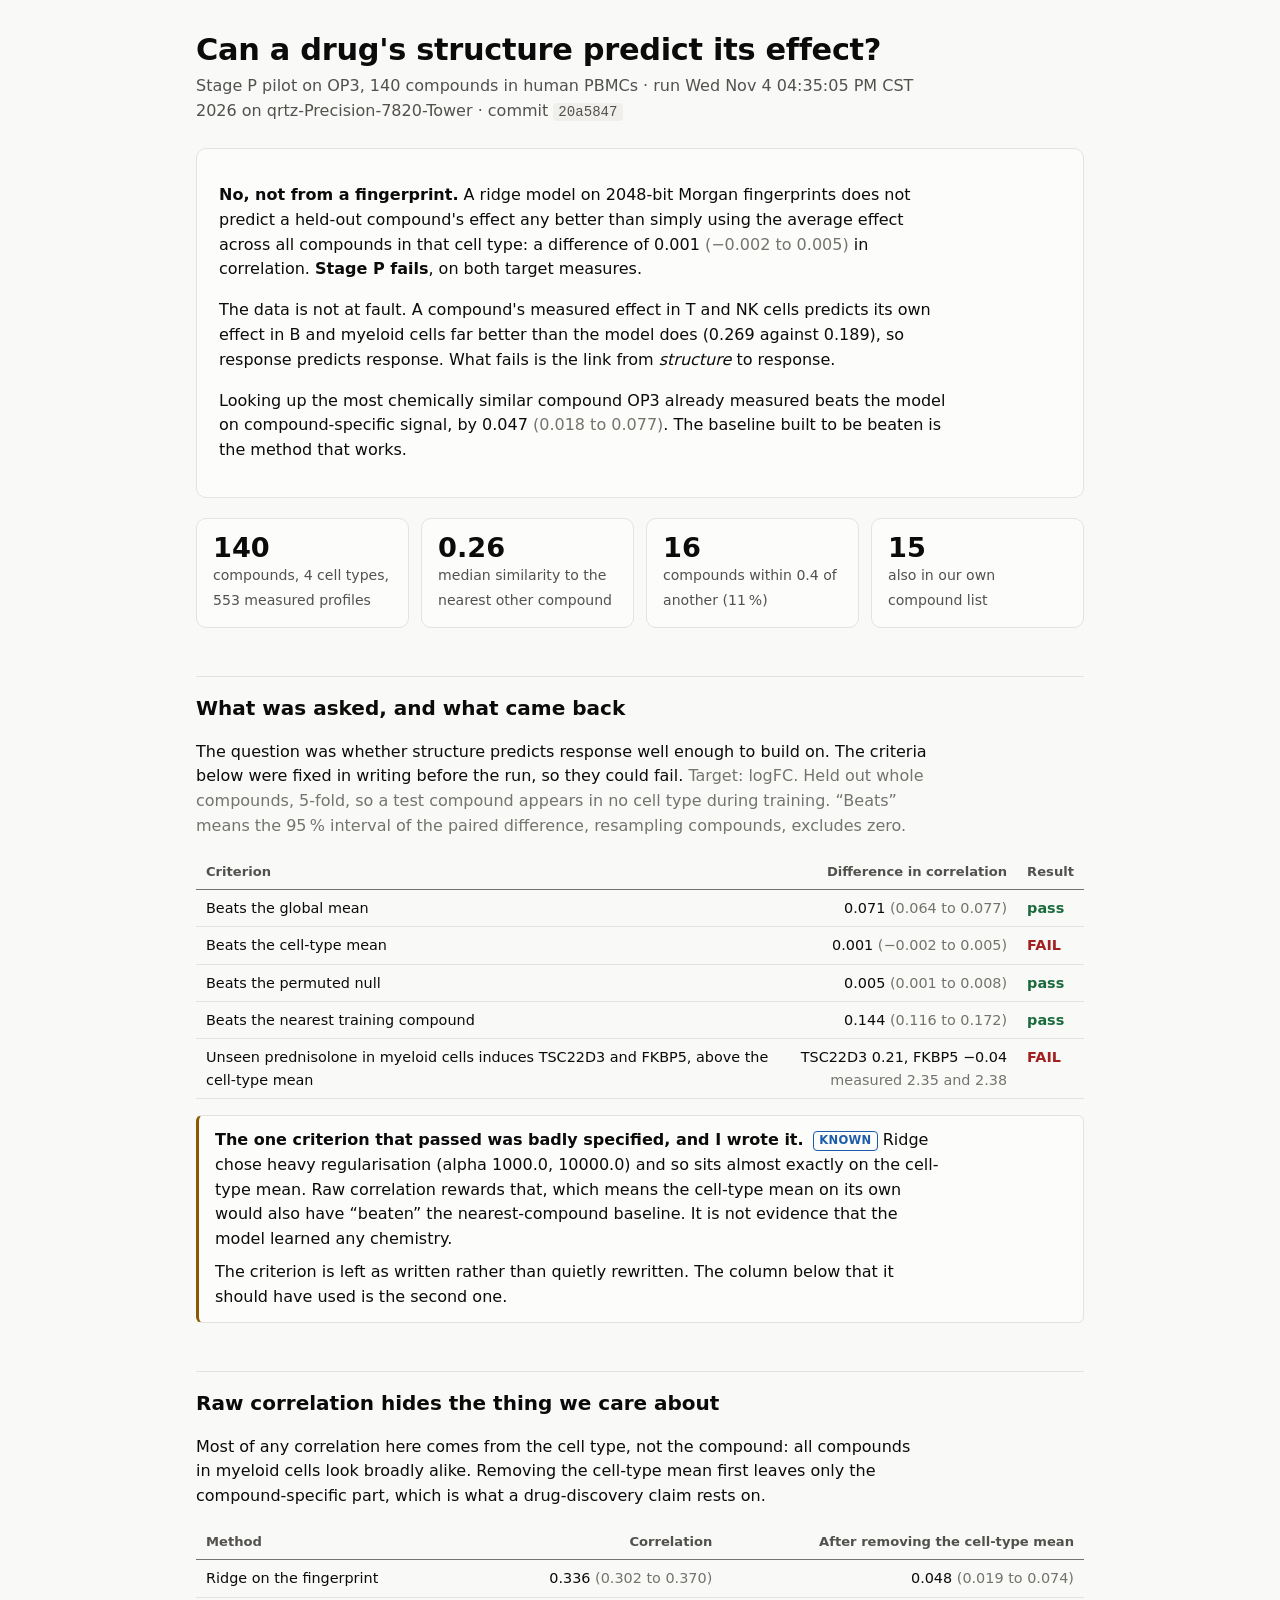
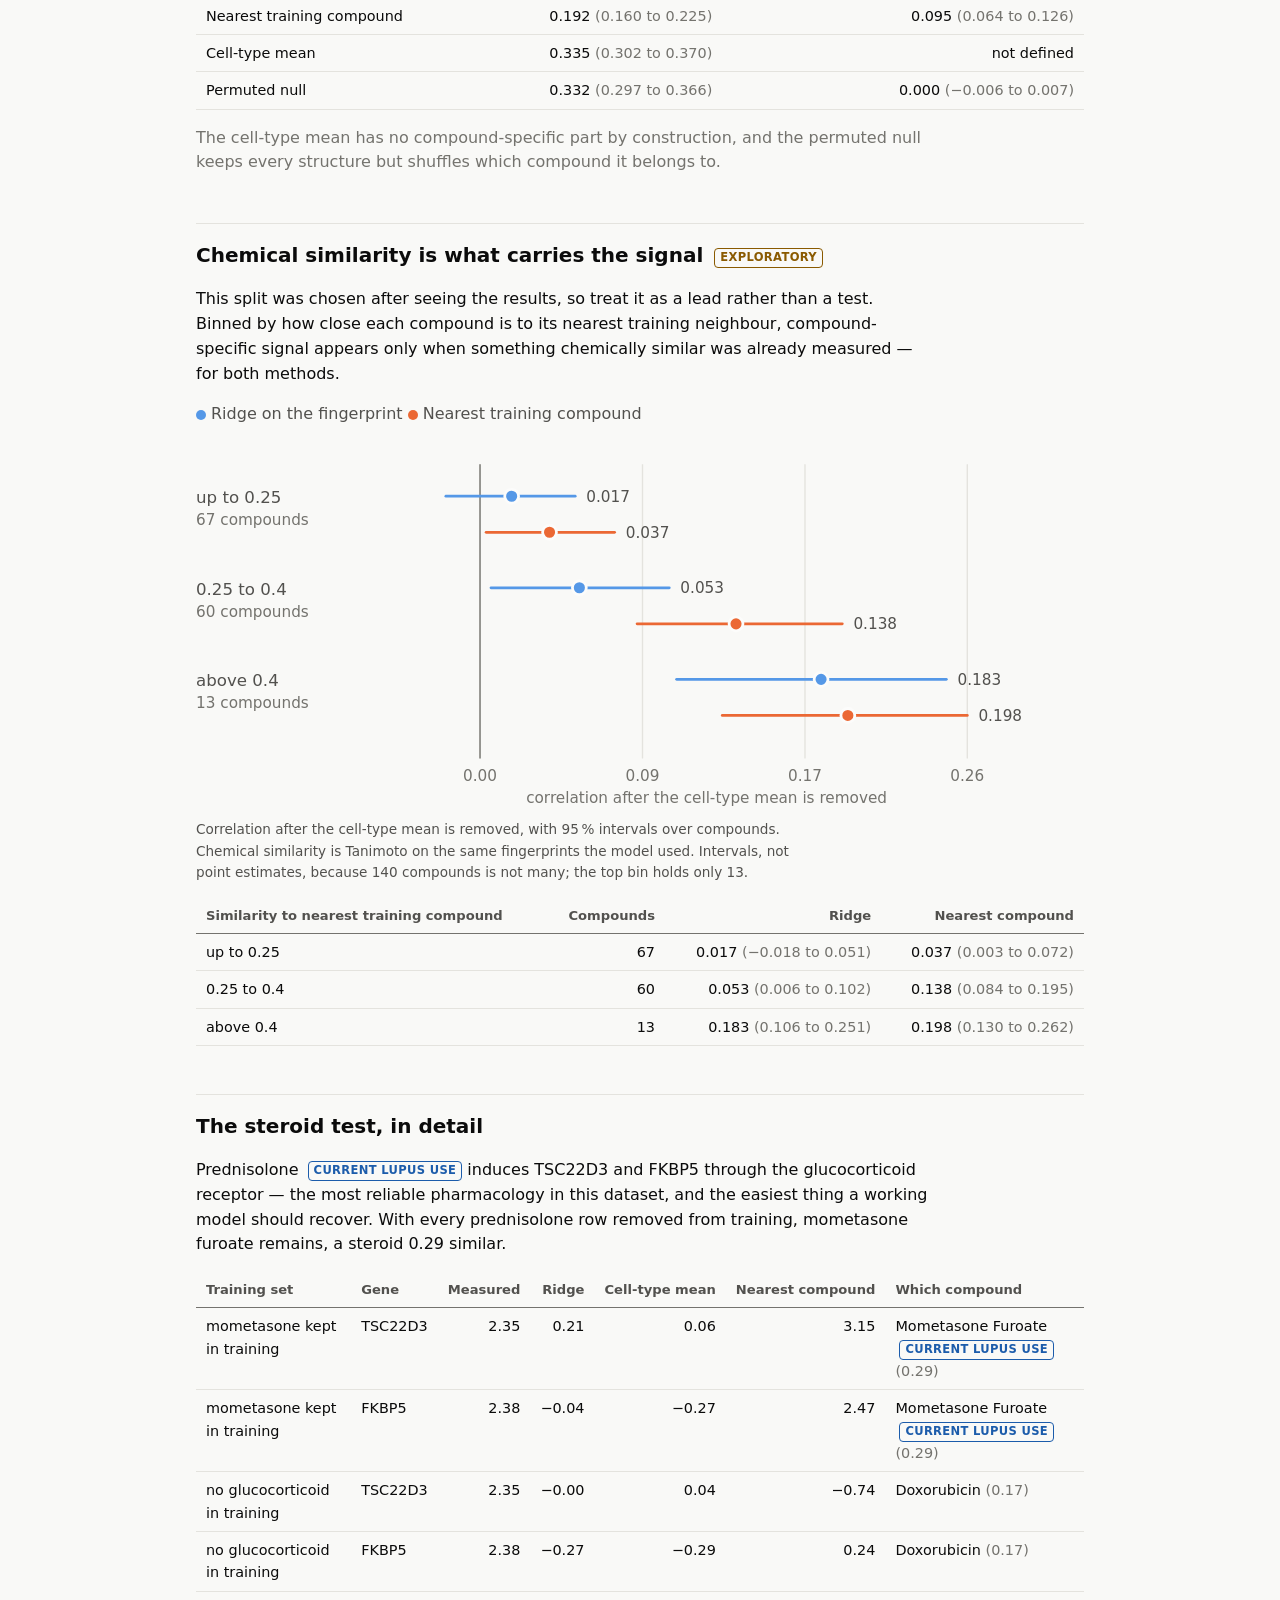
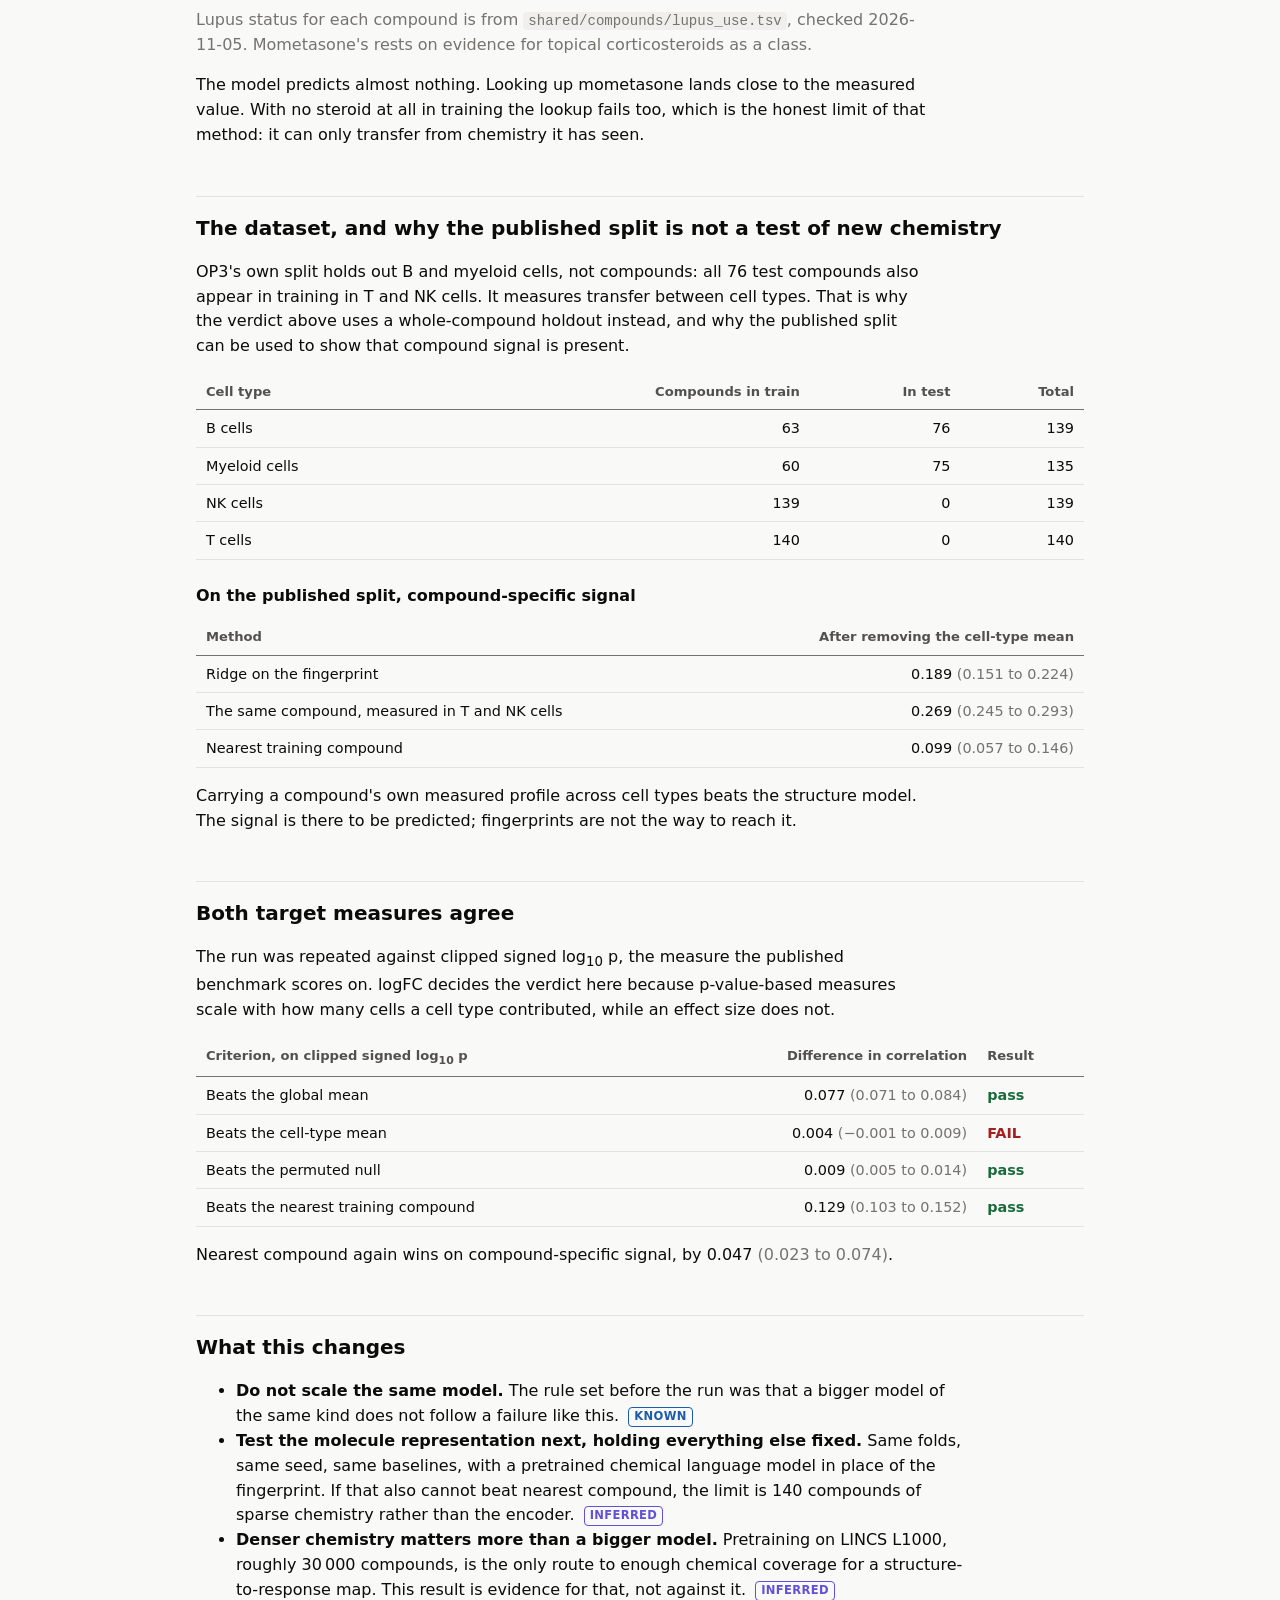
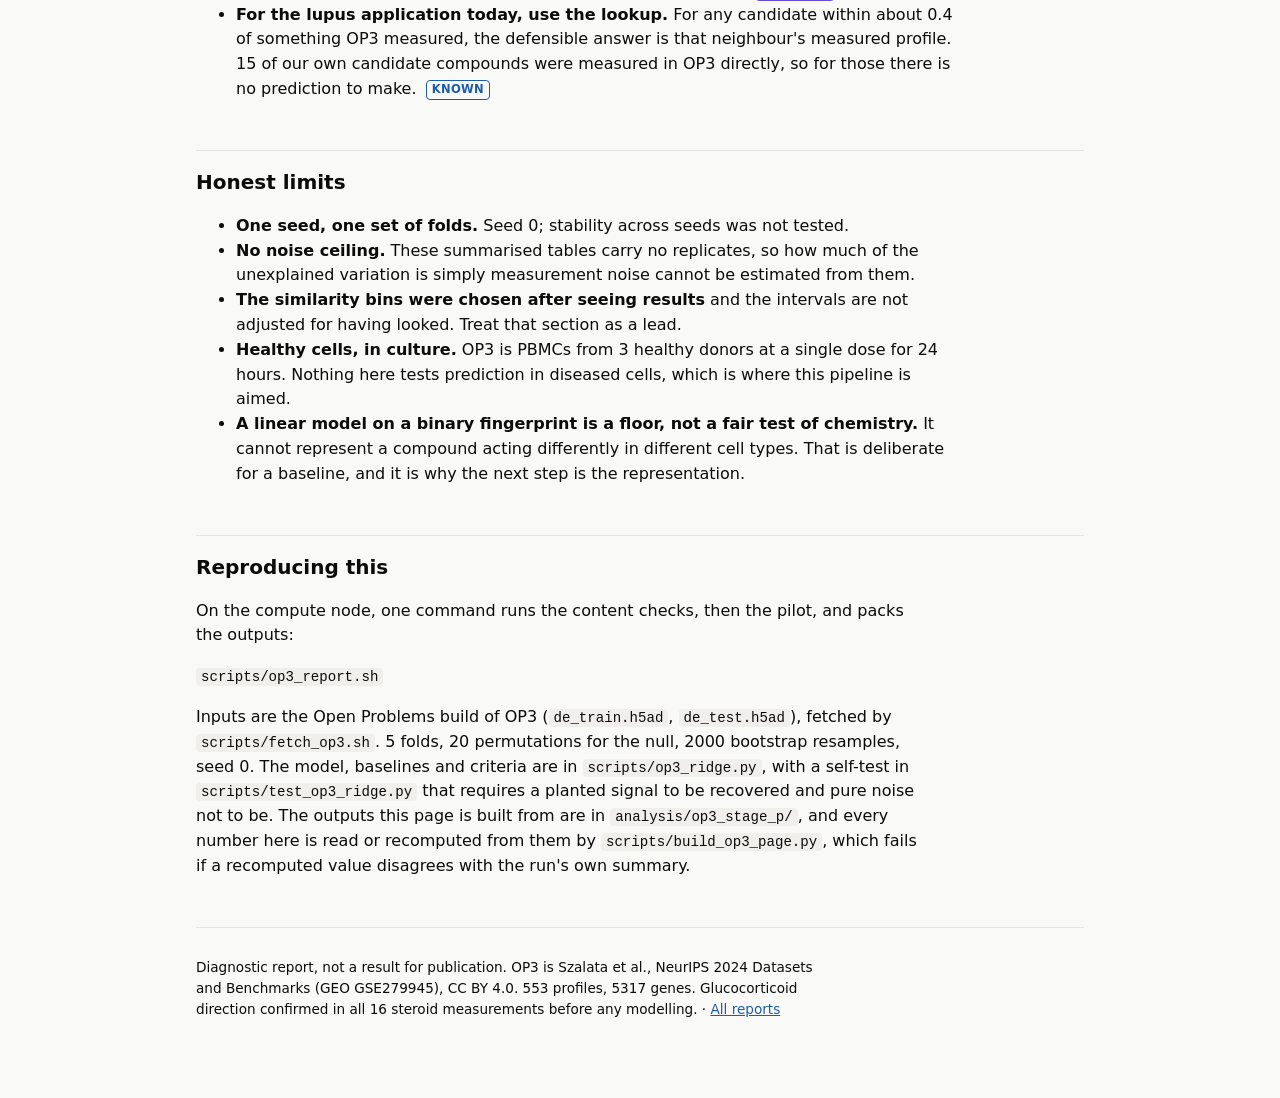
<file: docs/op3-stage-p.html>
<!doctype html>
<html lang="en">
<head>
<meta charset="utf-8">
<meta name="viewport" content="width=device-width, initial-scale=1">
<title>OP3 Stage P</title>
<meta name="description" content="Pilot test of whether a compound's chemical structure predicts its transcriptional effect on PBMCs, on the Open Problems OP3 perturbation dataset.">
<style>
/* Shared styling for the report pages. Palette and type scale follow docs/lupus-uce-test.html. */
:root {
  --page: #f9f9f7; --surface: #fcfcfb; --ink: #0b0b0b; --ink-2: #52514e; --ink-3: #74736e;
  --rule: #e4e3de; --chip: #f0efec;
  --known: #1c5cab; --inferred: #6250d6; --guess: #8a5a00;
  --pass: #1a6b3c; --fail: #a32020; --bar: #5598e7; --bar-2: #eb6834;
}
@media (prefers-color-scheme: dark) {
  :root:not([data-theme="light"]) {
    --page: #0d0d0d; --surface: #1a1a19; --ink: #f0efec; --ink-2: #c3c2b7; --ink-3: #9a998f;
    --rule: #2e2e2b; --chip: #262624;
    --known: #86b6ef; --inferred: #9085e9; --guess: #eda100;
    --pass: #5cc98a; --fail: #f08a8a; --bar: #3987e5; --bar-2: #d95926;
  }
}
:root[data-theme="dark"] {
  --page: #0d0d0d; --surface: #1a1a19; --ink: #f0efec; --ink-2: #c3c2b7; --ink-3: #9a998f;
  --rule: #2e2e2b; --chip: #262624;
  --known: #86b6ef; --inferred: #9085e9; --guess: #eda100;
  --pass: #5cc98a; --fail: #f08a8a; --bar: #3987e5; --bar-2: #d95926;
}
* { box-sizing: border-box; }
body { margin: 0; background: var(--page); color: var(--ink);
  font: 16px/1.55 system-ui, -apple-system, "Segoe UI", Roboto, sans-serif; }
main { max-width: 920px; margin: 0 auto; padding: 32px 16px 64px; }
h1 { font-size: 1.9rem; line-height: 1.2; margin: 0 0 6px; letter-spacing: -0.01em; }
h2 { font-size: 1.25rem; margin: 48px 0 12px; padding-top: 16px; border-top: 1px solid var(--rule); }
h3 { font-size: 1rem; margin: 24px 0 8px; }
p, li { color: var(--ink); max-width: 72ch; }
.sub { color: var(--ink-2); margin: 0 0 24px; }
.muted { color: var(--ink-3); }
a { color: var(--known); }
code { font: 0.88em ui-monospace, SFMono-Regular, Menlo, monospace; background: var(--chip); padding: 1px 5px; border-radius: 4px; }
.summary { background: var(--surface); border: 1px solid var(--rule); border-radius: 10px; padding: 18px 22px; }
.summary ul { margin: 0; padding-left: 20px; }
.summary li + li { margin-top: 8px; }
.tiles { display: grid; grid-template-columns: repeat(auto-fit, minmax(170px, 1fr)); gap: 12px; margin: 20px 0 0; }
.tile { background: var(--surface); border: 1px solid var(--rule); border-radius: 10px; padding: 14px 16px; }
.tile b { display: block; font-size: 1.7rem; line-height: 1.1; font-variant-numeric: tabular-nums; }
.tile span { color: var(--ink-2); font-size: 0.88rem; }
.tag { display: inline-block; font-size: 0.72rem; font-weight: 600; letter-spacing: 0.03em; text-transform: uppercase;
  border: 1px solid currentColor; border-radius: 4px; padding: 0 5px; margin-left: 4px; vertical-align: 1px; }
.tag.k { color: var(--known); } .tag.i { color: var(--inferred); } .tag.g { color: var(--guess); }
.scroll { overflow-x: auto; margin: 12px 0; -webkit-overflow-scrolling: touch; }
table { border-collapse: collapse; font-size: 0.9rem; font-variant-numeric: tabular-nums; }
.plain { width: 100%; }
.plain th, .plain td { text-align: left; padding: 7px 10px; border-bottom: 1px solid var(--rule); vertical-align: top; }
.plain thead th { color: var(--ink-2); font-weight: 600; font-size: 0.82rem; border-bottom: 1px solid var(--ink-3); }
.plain td.num, .plain th.num { text-align: right; white-space: nowrap; }
.pass { color: var(--pass); font-weight: 600; }
.fail { color: var(--fail); font-weight: 600; }
figure { margin: 16px 0; }
figcaption { color: var(--ink-2); font-size: 0.85rem; margin-top: 8px; max-width: 72ch; }
svg { max-width: 100%; height: auto; display: block; }
.note { background: var(--surface); border: 1px solid var(--rule); border-left: 3px solid var(--guess);
  border-radius: 6px; padding: 12px 16px; margin: 16px 0; }
.note p { margin: 0; } .note p + p { margin-top: 8px; }
footer { margin-top: 48px; padding-top: 16px; border-top: 1px solid var(--rule); color: var(--ink-3); font-size: 0.85rem; }
</style>
</head>
<body data-palette="#2a78d6,#eb6834">
<main>
<h1>Can a drug's structure predict its effect?</h1>
<p class="sub">Stage P pilot on OP3, 140 compounds in human PBMCs &middot; run Wed Nov  4 04:35:05 PM CST 2026 on qrtz-Precision-7820-Tower &middot;
commit <code>20a5847</code></p>

<div class="summary">
<p><b>No, not from a fingerprint.</b> A ridge model on 2048-bit Morgan fingerprints does not predict a
held-out compound's effect any better than simply using the average effect across all compounds in that
cell type: a difference of 0.001 <span class='muted'>(&minus;0.002 to 0.005)</span>
in correlation. <b>Stage P fails</b>, on both target measures.</p>
<p>The data is not at fault. A compound's measured effect in T and NK cells predicts its own effect in B and
myeloid cells far better than the model does (0.269 against 0.189), so
response predicts response. What fails is the link from <i>structure</i> to response.</p>
<p>Looking up the most chemically similar compound OP3 already measured beats the model on compound-specific
signal, by 0.047 <span class='muted'>(0.018 to 0.077)</span>. The baseline
built to be beaten is the method that works.</p>
</div>

<div class="tiles">
<div class="tile"><b>140</b><span>compounds, 4 cell types, 553 measured profiles</span></div>
<div class="tile"><b>0.26</b><span>median similarity to the nearest other compound</span></div>
<div class="tile"><b>16</b><span>compounds within 0.4 of another <span class="muted">(11&thinsp;%)</span></span></div>
<div class="tile"><b>15</b><span>also in our own compound list</span></div>
</div>

<h2>What was asked, and what came back</h2>
<p>The question was whether structure predicts response well enough to build on. The criteria below were
fixed in writing before the run, so they could fail. <span class="muted">Target: logFC.
Held out whole compounds, 5-fold, so a test compound appears in no cell type during training.
&ldquo;Beats&rdquo; means the 95&thinsp;% interval of the paired difference, resampling compounds, excludes zero.</span></p>

<div class="scroll"><table class="plain">
<thead><tr><th>Criterion</th><th class="num">Difference in correlation</th><th>Result</th></tr></thead>
<tbody><tr><td>Beats the global mean</td><td class='num'>0.071 <span class='muted'>(0.064 to 0.077)</span></td><td class='pass'>pass</td></tr><tr><td>Beats the cell-type mean</td><td class='num'>0.001 <span class='muted'>(&minus;0.002 to 0.005)</span></td><td class='fail'>FAIL</td></tr><tr><td>Beats the permuted null</td><td class='num'>0.005 <span class='muted'>(0.001 to 0.008)</span></td><td class='pass'>pass</td></tr><tr><td>Beats the nearest training compound</td><td class='num'>0.144 <span class='muted'>(0.116 to 0.172)</span></td><td class='pass'>pass</td></tr><tr><td>Unseen prednisolone in myeloid cells induces TSC22D3 and FKBP5, above the cell-type mean</td><td class='num'>TSC22D3 0.21, FKBP5 &minus;0.04<br><span class='muted'>measured 2.35 and 2.38</span></td><td class='fail'>FAIL</td></tr></tbody>
</table></div>

<div class="note">
<p><b>The one criterion that passed was badly specified, and I wrote it. <span class="tag k">known</span></b>
Ridge chose heavy regularisation (alpha 1000.0, 10000.0) and so sits almost exactly on the cell-type mean. Raw
correlation rewards that, which means the cell-type mean on its own would also have &ldquo;beaten&rdquo; the
nearest-compound baseline. It is not evidence that the model learned any chemistry.</p>
<p>The criterion is left as written rather than quietly rewritten. The column below that it should have used
is the second one.</p>
</div>

<h2>Raw correlation hides the thing we care about</h2>
<p>Most of any correlation here comes from the cell type, not the compound: all compounds in myeloid cells
look broadly alike. Removing the cell-type mean first leaves only the compound-specific part, which is what a
drug-discovery claim rests on.</p>

<div class="scroll"><table class="plain">
<thead><tr><th>Method</th><th class="num">Correlation</th><th class="num">After removing the cell-type mean</th></tr></thead>
<tbody><tr><td>Ridge on the fingerprint</td><td class='num'>0.336 <span class='muted'>(0.302 to 0.370)</span></td><td class='num'>0.048 <span class='muted'>(0.019 to 0.074)</span></td></tr><tr><td>Nearest training compound</td><td class='num'>0.192 <span class='muted'>(0.160 to 0.225)</span></td><td class='num'>0.095 <span class='muted'>(0.064 to 0.126)</span></td></tr><tr><td>Cell-type mean</td><td class='num'>0.335 <span class='muted'>(0.302 to 0.370)</span></td><td class='num'>not defined</td></tr><tr><td>Permuted null</td><td class='num'>0.332 <span class='muted'>(0.297 to 0.366)</span></td><td class='num'>0.000 <span class='muted'>(&minus;0.006 to 0.007)</span></td></tr></tbody>
</table></div>
<p class="muted">The cell-type mean has no compound-specific part by construction, and the permuted null keeps
every structure but shuffles which compound it belongs to.</p>

<h2>Chemical similarity is what carries the signal <span class="tag g">exploratory</span></h2>
<p>This split was chosen after seeing the results, so treat it as a lead rather than a test. Binned by how
close each compound is to its nearest training neighbour, compound-specific signal appears only when
something chemically similar was already measured &mdash; for both methods.</p>

<figure>
<p class="muted" style="margin:0 0 4px"><span style='color:var(--ink-2)'><span style='display:inline-block;width:10px;height:10px;border-radius:50%;background:var(--bar);vertical-align:-1px;margin-right:5px'></span>Ridge on the fingerprint</span> <span style='color:var(--ink-2)'><span style='display:inline-block;width:10px;height:10px;border-radius:50%;background:var(--bar-2);vertical-align:-1px;margin-right:5px'></span>Nearest training compound</span></p>
<svg viewBox="0 0 640 274" role="img" aria-labelledby="simchart-t">
<title id="simchart-t">Compound-specific signal by chemical similarity, with 95 % intervals</title>
<line x1="204.7" y1="24" x2="204.7" y2="236" stroke="var(--rule)" stroke-width="1"/>
<text x="204.7" y="252" text-anchor="middle" font-size="11" fill="var(--ink-3)">0.00</text>
<line x1="321.8" y1="24" x2="321.8" y2="236" stroke="var(--rule)" stroke-width="1"/>
<text x="321.8" y="252" text-anchor="middle" font-size="11" fill="var(--ink-3)">0.09</text>
<line x1="438.9" y1="24" x2="438.9" y2="236" stroke="var(--rule)" stroke-width="1"/>
<text x="438.9" y="252" text-anchor="middle" font-size="11" fill="var(--ink-3)">0.17</text>
<line x1="555.9" y1="24" x2="555.9" y2="236" stroke="var(--rule)" stroke-width="1"/>
<text x="555.9" y="252" text-anchor="middle" font-size="11" fill="var(--ink-3)">0.26</text>
<line x1="204.7" y1="24" x2="204.7" y2="236" stroke="var(--ink-3)" stroke-width="1"/>
<text x="0" y="52" font-size="12" fill="var(--ink-2)">up to 0.25</text>
<text x="0" y="68" font-size="11" fill="var(--ink-3)">67 compounds</text>
<g><title>Ridge on the fingerprint, up to 0.25: 0.017 (95 % CI -0.018 to 0.051), 67 compounds</title>
<line x1="180.1" y1="47.0" x2="273.3" y2="47.0" stroke="var(--bar)" stroke-width="2" stroke-linecap="round"/>
<circle cx="227.5" cy="47.0" r="5" fill="var(--bar)" stroke="var(--surface)" stroke-width="2"/>
<text x="281.3" y="51.0" font-size="11" fill="var(--ink-2)">0.017</text>
</g>
<g><title>Nearest training compound, up to 0.25: 0.037 (95 % CI 0.003 to 0.072), 67 compounds</title>
<line x1="209.1" y1="73.0" x2="301.7" y2="73.0" stroke="var(--bar-2)" stroke-width="2" stroke-linecap="round"/>
<circle cx="254.8" cy="73.0" r="5" fill="var(--bar-2)" stroke="var(--surface)" stroke-width="2"/>
<text x="309.7" y="77.0" font-size="11" fill="var(--ink-2)">0.037</text>
</g>
<text x="0" y="118" font-size="12" fill="var(--ink-2)">0.25 to 0.4</text>
<text x="0" y="134" font-size="11" fill="var(--ink-3)">60 compounds</text>
<g><title>Ridge on the fingerprint, 0.25 to 0.4: 0.053 (95 % CI 0.006 to 0.102), 60 compounds</title>
<line x1="212.6" y1="113.0" x2="341.1" y2="113.0" stroke="var(--bar)" stroke-width="2" stroke-linecap="round"/>
<circle cx="276.3" cy="113.0" r="5" fill="var(--bar)" stroke="var(--surface)" stroke-width="2"/>
<text x="349.1" y="117.0" font-size="11" fill="var(--ink-2)">0.053</text>
</g>
<g><title>Nearest training compound, 0.25 to 0.4: 0.138 (95 % CI 0.084 to 0.195), 60 compounds</title>
<line x1="317.9" y1="139.0" x2="465.8" y2="139.0" stroke="var(--bar-2)" stroke-width="2" stroke-linecap="round"/>
<circle cx="389.2" cy="139.0" r="5" fill="var(--bar-2)" stroke="var(--surface)" stroke-width="2"/>
<text x="473.8" y="143.0" font-size="11" fill="var(--ink-2)">0.138</text>
</g>
<text x="0" y="184" font-size="12" fill="var(--ink-2)">above 0.4</text>
<text x="0" y="200" font-size="11" fill="var(--ink-3)">13 compounds</text>
<g><title>Ridge on the fingerprint, above 0.4: 0.183 (95 % CI 0.106 to 0.251), 13 compounds</title>
<line x1="346.4" y1="179.0" x2="540.8" y2="179.0" stroke="var(--bar)" stroke-width="2" stroke-linecap="round"/>
<circle cx="450.5" cy="179.0" r="5" fill="var(--bar)" stroke="var(--surface)" stroke-width="2"/>
<text x="548.8" y="183.0" font-size="11" fill="var(--ink-2)">0.183</text>
</g>
<g><title>Nearest training compound, above 0.4: 0.198 (95 % CI 0.130 to 0.262), 13 compounds</title>
<line x1="379.3" y1="205.0" x2="555.9" y2="205.0" stroke="var(--bar-2)" stroke-width="2" stroke-linecap="round"/>
<circle cx="469.8" cy="205.0" r="5" fill="var(--bar-2)" stroke="var(--surface)" stroke-width="2"/>
<text x="563.9" y="209.0" font-size="11" fill="var(--ink-2)">0.198</text>
</g>
<text x="368" y="268" text-anchor="middle" font-size="11" fill="var(--ink-3)">correlation after the cell-type mean is removed</text>
</svg>
<figcaption>Correlation after the cell-type mean is removed, with 95&thinsp;% intervals over compounds.
Chemical similarity is Tanimoto on the same fingerprints the model used. Intervals, not point estimates,
because 140 compounds is not many; the top bin holds only 13.</figcaption>
</figure>

<div class="scroll"><table class="plain">
<thead><tr><th>Similarity to nearest training compound</th><th class="num">Compounds</th>
<th class="num">Ridge</th><th class="num">Nearest compound</th></tr></thead>
<tbody><tr><td>up to 0.25</td><td class='num'>67</td><td class='num'>0.017 <span class='muted'>(&minus;0.018 to 0.051)</span></td><td class='num'>0.037 <span class='muted'>(0.003 to 0.072)</span></td></tr><tr><td>0.25 to 0.4</td><td class='num'>60</td><td class='num'>0.053 <span class='muted'>(0.006 to 0.102)</span></td><td class='num'>0.138 <span class='muted'>(0.084 to 0.195)</span></td></tr><tr><td>above 0.4</td><td class='num'>13</td><td class='num'>0.183 <span class='muted'>(0.106 to 0.251)</span></td><td class='num'>0.198 <span class='muted'>(0.130 to 0.262)</span></td></tr></tbody>
</table></div>

<h2>The steroid test, in detail</h2>
<p>Prednisolone <span class='tag k' title="Glucocorticoid. On the US label for SLE; EULAR 2023 advises bridging use and minimising maintenance dose.">Current lupus use</span> induces TSC22D3 and FKBP5 through the glucocorticoid receptor &mdash; the most reliable
pharmacology in this dataset, and the easiest thing a working model should recover. With every prednisolone
row removed from training, mometasone furoate remains, a steroid 0.29 similar.</p>

<div class="scroll"><table class="plain">
<thead><tr><th>Training set</th><th>Gene</th><th class="num">Measured</th><th class="num">Ridge</th>
<th class="num">Cell-type mean</th><th class="num">Nearest compound</th><th>Which compound</th></tr></thead>
<tbody><tr><td>mometasone kept in training</td><td>TSC22D3</td><td class='num'>2.35</td><td class='num'>0.21</td><td class='num'>0.06</td><td class='num'>3.15</td><td>Mometasone Furoate <span class='tag k' title="Drug-class evidence only: topical corticosteroids are the mainstay for localised cutaneous lupus. No study of this drug checked.">Current lupus use</span> <span class='muted'>(0.29)</span></td></tr><tr><td>mometasone kept in training</td><td>FKBP5</td><td class='num'>2.38</td><td class='num'>&minus;0.04</td><td class='num'>&minus;0.27</td><td class='num'>2.47</td><td>Mometasone Furoate <span class='tag k' title="Drug-class evidence only: topical corticosteroids are the mainstay for localised cutaneous lupus. No study of this drug checked.">Current lupus use</span> <span class='muted'>(0.29)</span></td></tr><tr><td>no glucocorticoid in training</td><td>TSC22D3</td><td class='num'>2.35</td><td class='num'>&minus;0.00</td><td class='num'>0.04</td><td class='num'>&minus;0.74</td><td>Doxorubicin <span class='muted'>(0.17)</span></td></tr><tr><td>no glucocorticoid in training</td><td>FKBP5</td><td class='num'>2.38</td><td class='num'>&minus;0.27</td><td class='num'>&minus;0.29</td><td class='num'>0.24</td><td>Doxorubicin <span class='muted'>(0.17)</span></td></tr></tbody>
</table></div>
<p class="muted">Lupus status for each compound is from <code>shared/compounds/lupus_use.tsv</code>, checked 2026-11-05. Mometasone's rests on evidence for topical corticosteroids as a class.</p>
<p>The model predicts almost nothing. Looking up mometasone lands close to the measured value. With no
steroid at all in training the lookup fails too, which is the honest limit of that method: it can only
transfer from chemistry it has seen.</p>

<h2>The dataset, and why the published split is not a test of new chemistry</h2>
<p>OP3's own split holds out B and myeloid cells, not compounds: all 76 test compounds
also appear in training in T and NK cells. It measures transfer between cell types. That is why the verdict
above uses a whole-compound holdout instead, and why the published split can be used to show that compound
signal is present.</p>

<div class="scroll"><table class="plain">
<thead><tr><th>Cell type</th><th class="num">Compounds in train</th><th class="num">In test</th><th class="num">Total</th></tr></thead>
<tbody><tr><td>B cells</td><td class='num'>63</td><td class='num'>76</td><td class='num'>139</td></tr><tr><td>Myeloid cells</td><td class='num'>60</td><td class='num'>75</td><td class='num'>135</td></tr><tr><td>NK cells</td><td class='num'>139</td><td class='num'>0</td><td class='num'>139</td></tr><tr><td>T cells</td><td class='num'>140</td><td class='num'>0</td><td class='num'>140</td></tr></tbody>
</table></div>

<h3>On the published split, compound-specific signal</h3>
<div class="scroll"><table class="plain">
<thead><tr><th>Method</th><th class="num">After removing the cell-type mean</th></tr></thead>
<tbody><tr><td>Ridge on the fingerprint</td><td class='num'>0.189 <span class='muted'>(0.151 to 0.224)</span></td></tr><tr><td>The same compound, measured in T and NK cells</td><td class='num'>0.269 <span class='muted'>(0.245 to 0.293)</span></td></tr><tr><td>Nearest training compound</td><td class='num'>0.099 <span class='muted'>(0.057 to 0.146)</span></td></tr></tbody>
</table></div>
<p>Carrying a compound's own measured profile across cell types beats the structure model. The signal is
there to be predicted; fingerprints are not the way to reach it.</p>

<h2>Both target measures agree</h2>
<p>The run was repeated against clipped signed log<sub>10</sub> p, the measure the published benchmark
scores on. logFC decides the verdict here because p-value-based measures scale with how many
cells a cell type contributed, while an effect size does not.</p>
<div class="scroll"><table class="plain">
<thead><tr><th>Criterion, on clipped signed log<sub>10</sub> p</th><th class="num">Difference in correlation</th><th>Result</th></tr></thead>
<tbody><tr><td>Beats the global mean</td><td class='num'>0.077 <span class='muted'>(0.071 to 0.084)</span></td><td class='pass'>pass</td></tr><tr><td>Beats the cell-type mean</td><td class='num'>0.004 <span class='muted'>(&minus;0.001 to 0.009)</span></td><td class='fail'>FAIL</td></tr><tr><td>Beats the permuted null</td><td class='num'>0.009 <span class='muted'>(0.005 to 0.014)</span></td><td class='pass'>pass</td></tr><tr><td>Beats the nearest training compound</td><td class='num'>0.129 <span class='muted'>(0.103 to 0.152)</span></td><td class='pass'>pass</td></tr></tbody>
</table></div>
<p>Nearest compound again wins on compound-specific signal, by
0.047 <span class='muted'>(0.023 to 0.074)</span>.</p>

<h2>What this changes</h2>
<ul>
<li><b>Do not scale the same model.</b> The rule set before the run was that a bigger model of the same kind
does not follow a failure like this. <span class="tag k">known</span></li>
<li><b>Test the molecule representation next, holding everything else fixed.</b> Same folds, same seed, same
baselines, with a pretrained chemical language model in place of the fingerprint. If that also cannot beat
nearest compound, the limit is 140 compounds of sparse chemistry rather than the encoder.
<span class="tag i">inferred</span></li>
<li><b>Denser chemistry matters more than a bigger model.</b> Pretraining on LINCS L1000, roughly 30&thinsp;000
compounds, is the only route to enough chemical coverage for a structure-to-response map. This result is
evidence for that, not against it. <span class="tag i">inferred</span></li>
<li><b>For the lupus application today, use the lookup.</b> For any candidate within about 0.4 of something
OP3 measured, the defensible answer is that neighbour's measured profile. 15 of our own
candidate compounds were measured in OP3 directly, so for those there is no prediction to make.
<span class="tag k">known</span></li>
</ul>

<h2>Honest limits</h2>
<ul>
<li><b>One seed, one set of folds.</b> Seed 0; stability across seeds was not tested.</li>
<li><b>No noise ceiling.</b> These summarised tables carry no replicates, so how much of the unexplained
variation is simply measurement noise cannot be estimated from them.</li>
<li><b>The similarity bins were chosen after seeing results</b> and the intervals are not adjusted for having
looked. Treat that section as a lead.</li>
<li><b>Healthy cells, in culture.</b> OP3 is PBMCs from 3 healthy donors at a single dose for 24 hours.
Nothing here tests prediction in diseased cells, which is where this pipeline is aimed.</li>
<li><b>A linear model on a binary fingerprint is a floor, not a fair test of chemistry.</b> It cannot
represent a compound acting differently in different cell types. That is deliberate for a baseline, and it
is why the next step is the representation.</li>
</ul>

<h2>Reproducing this</h2>
<p>On the compute node, one command runs the content checks, then the pilot, and packs the outputs:</p>
<p><code>scripts/op3_report.sh</code></p>
<p>Inputs are the Open Problems build of OP3 (<code>de_train.h5ad</code>, <code>de_test.h5ad</code>), fetched by
<code>scripts/fetch_op3.sh</code>. 5 folds, 20 permutations for the null, 2000 bootstrap
resamples, seed 0. The model, baselines and criteria are in <code>scripts/op3_ridge.py</code>, with a
self-test in <code>scripts/test_op3_ridge.py</code> that requires a planted signal to be recovered and pure
noise not to be. The outputs this page is built from are in <code>analysis/op3_stage_p/</code>, and every
number here is read or recomputed from them by <code>scripts/build_op3_page.py</code>, which fails if a
recomputed value disagrees with the run's own summary.</p>

<footer>
<p>Diagnostic report, not a result for publication. OP3 is Szalata et&nbsp;al., NeurIPS 2024 Datasets and
Benchmarks (GEO GSE279945), CC&nbsp;BY&nbsp;4.0. 553 profiles, 5317 genes.
Glucocorticoid direction confirmed in all 16 steroid measurements before any modelling.
&middot; <a href="index.html">All reports</a></p>
</footer>
</main>
</body>
</html>
</file>
